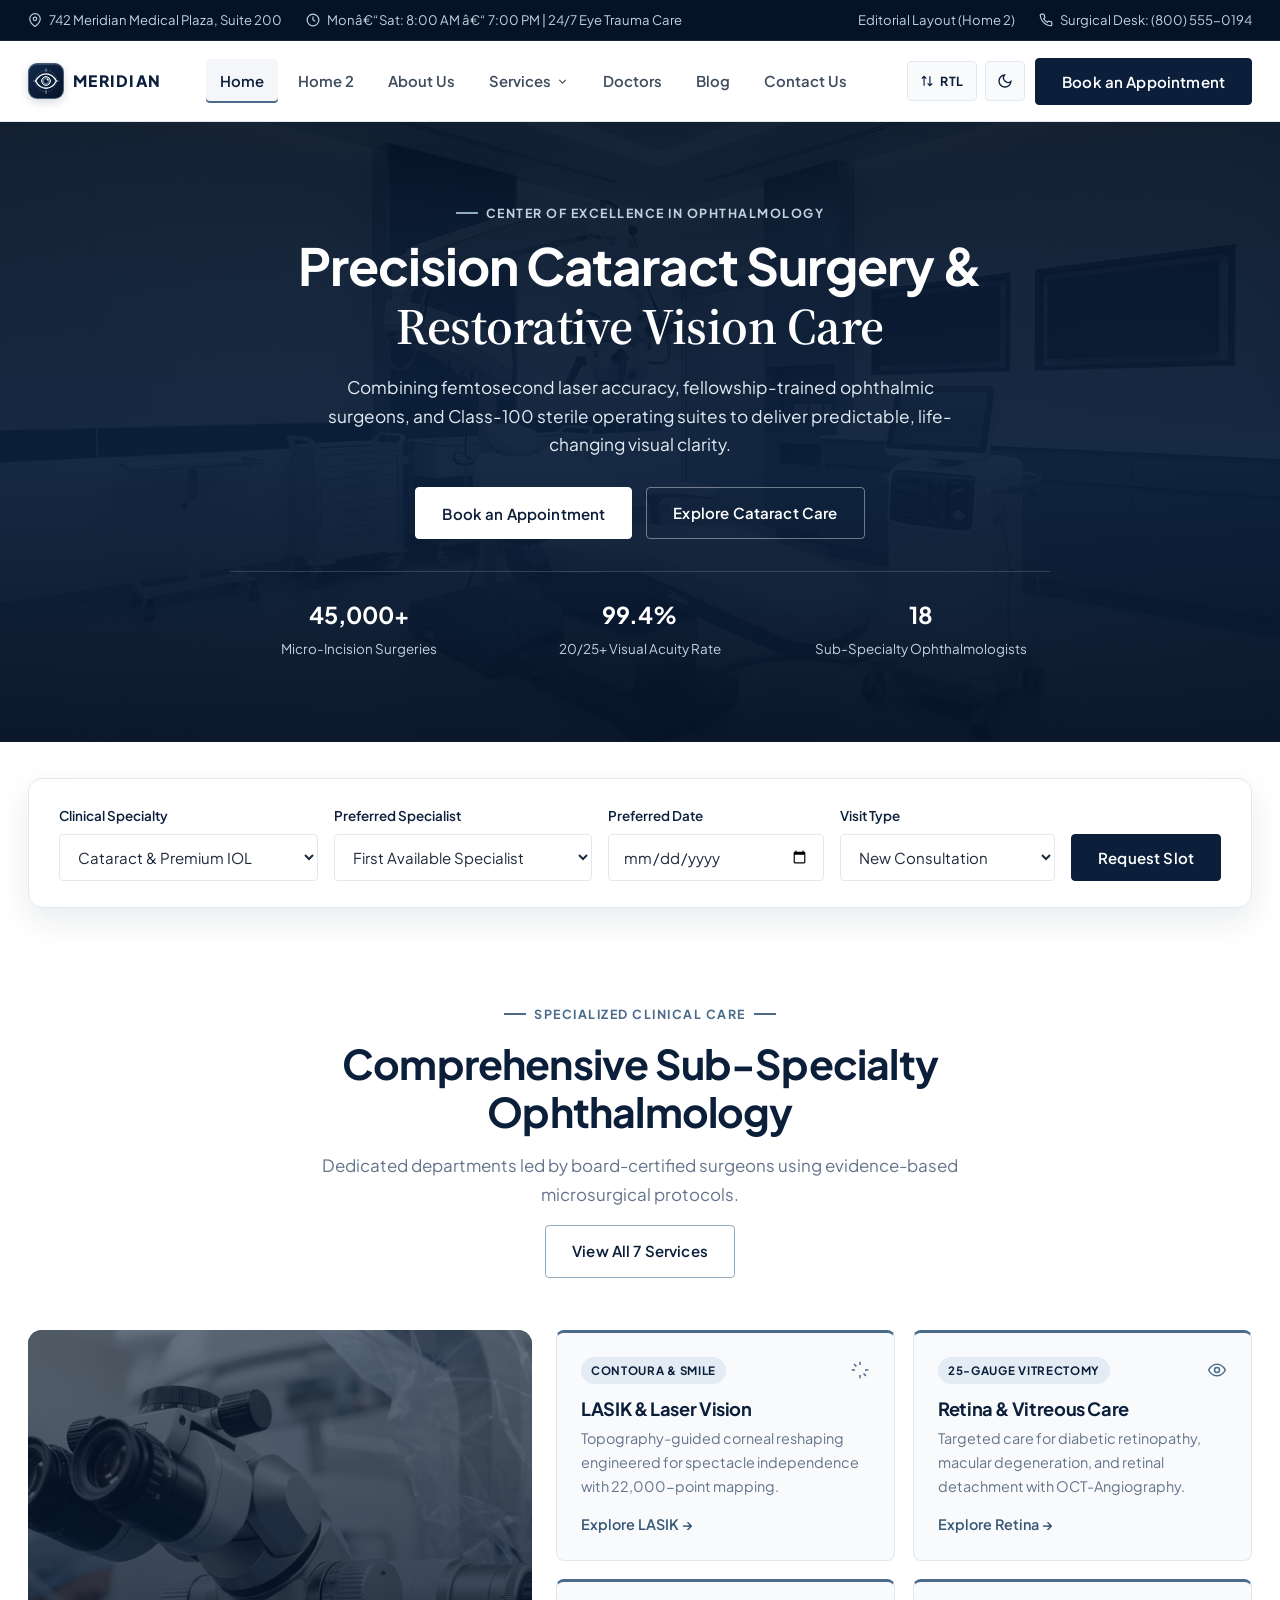
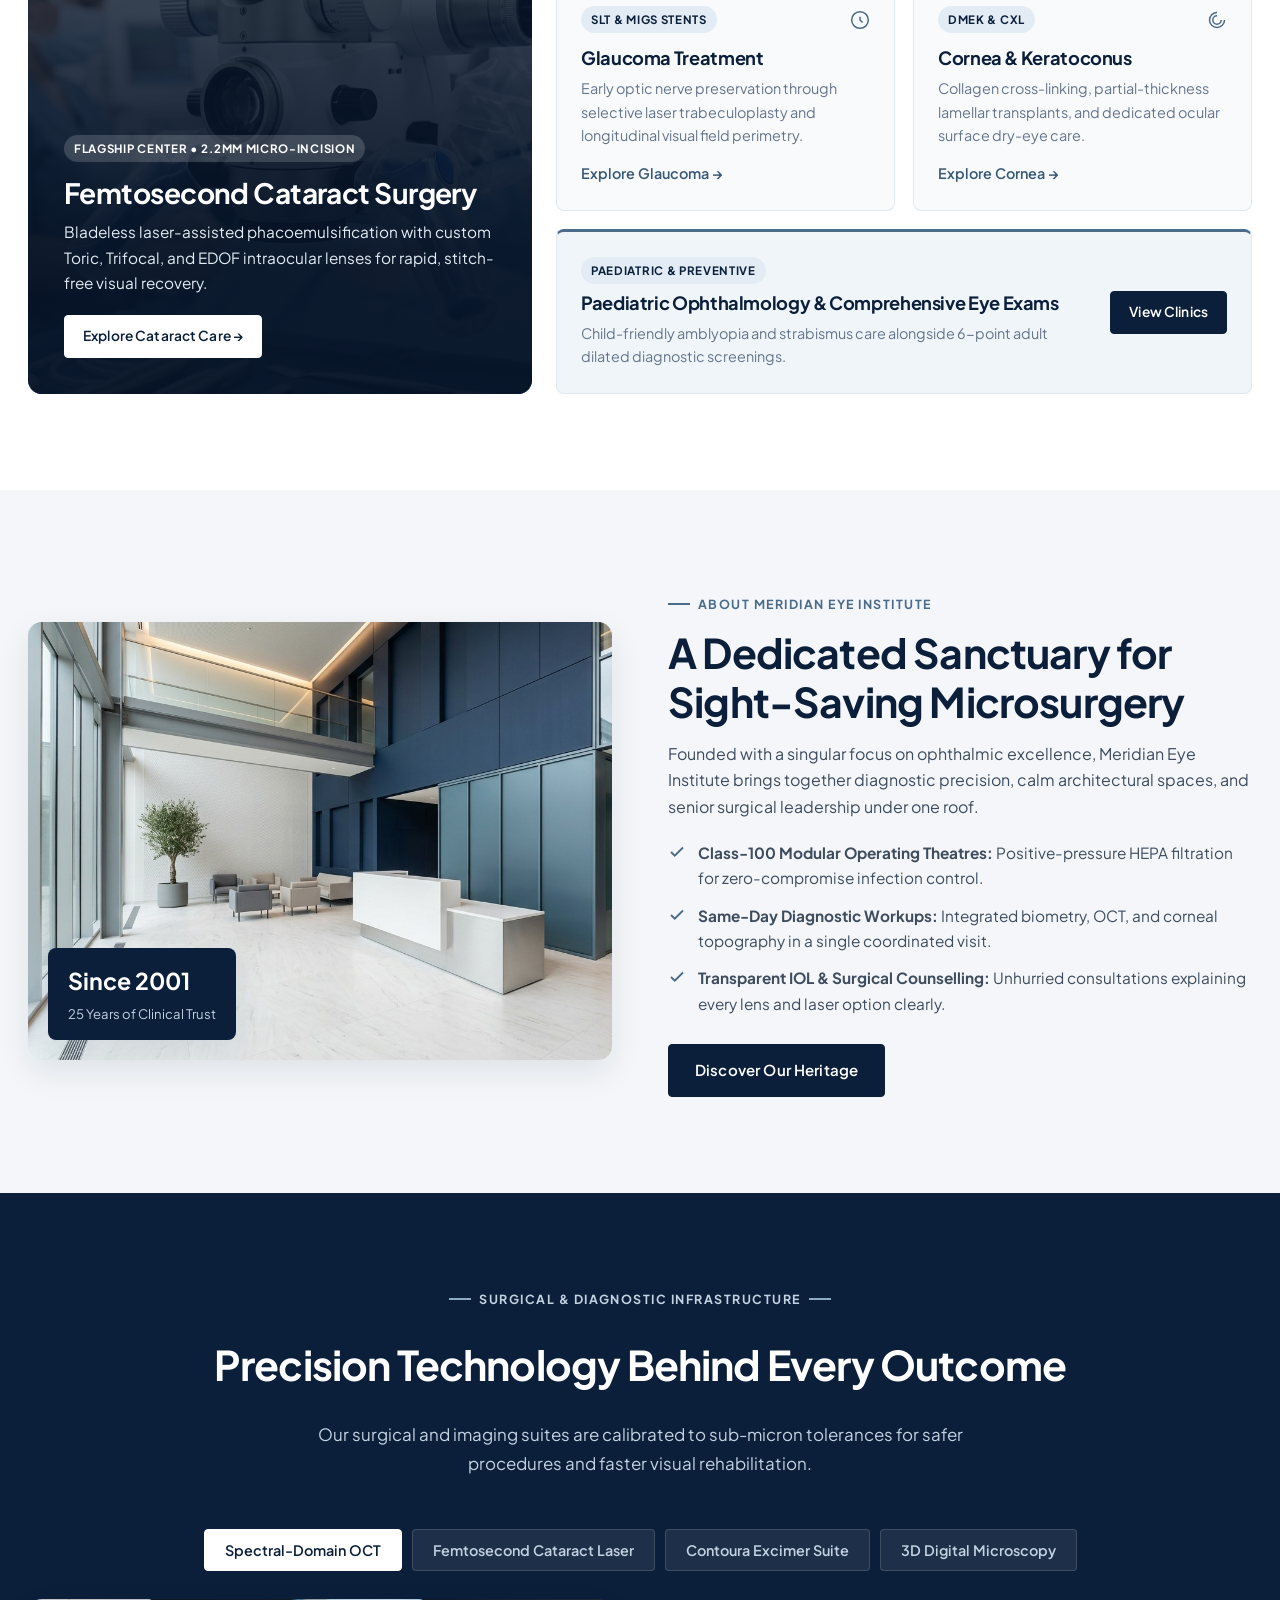
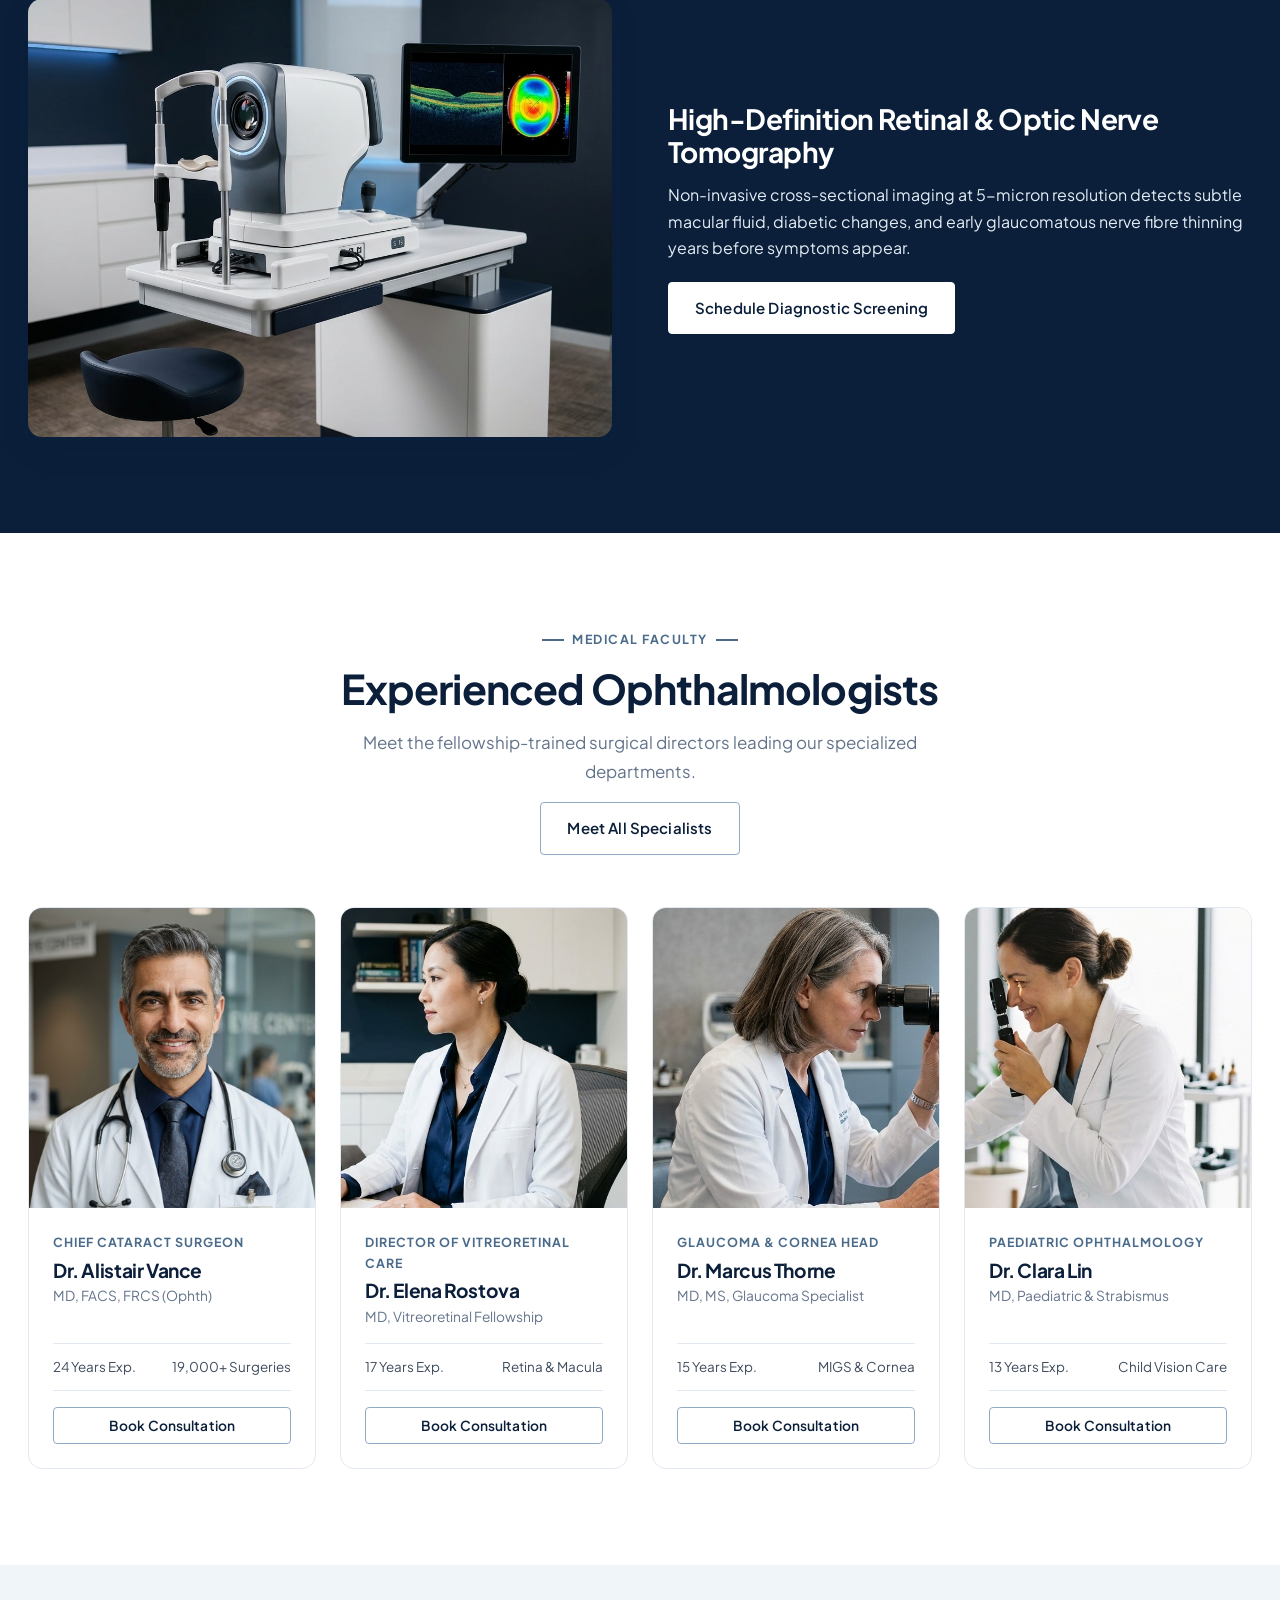
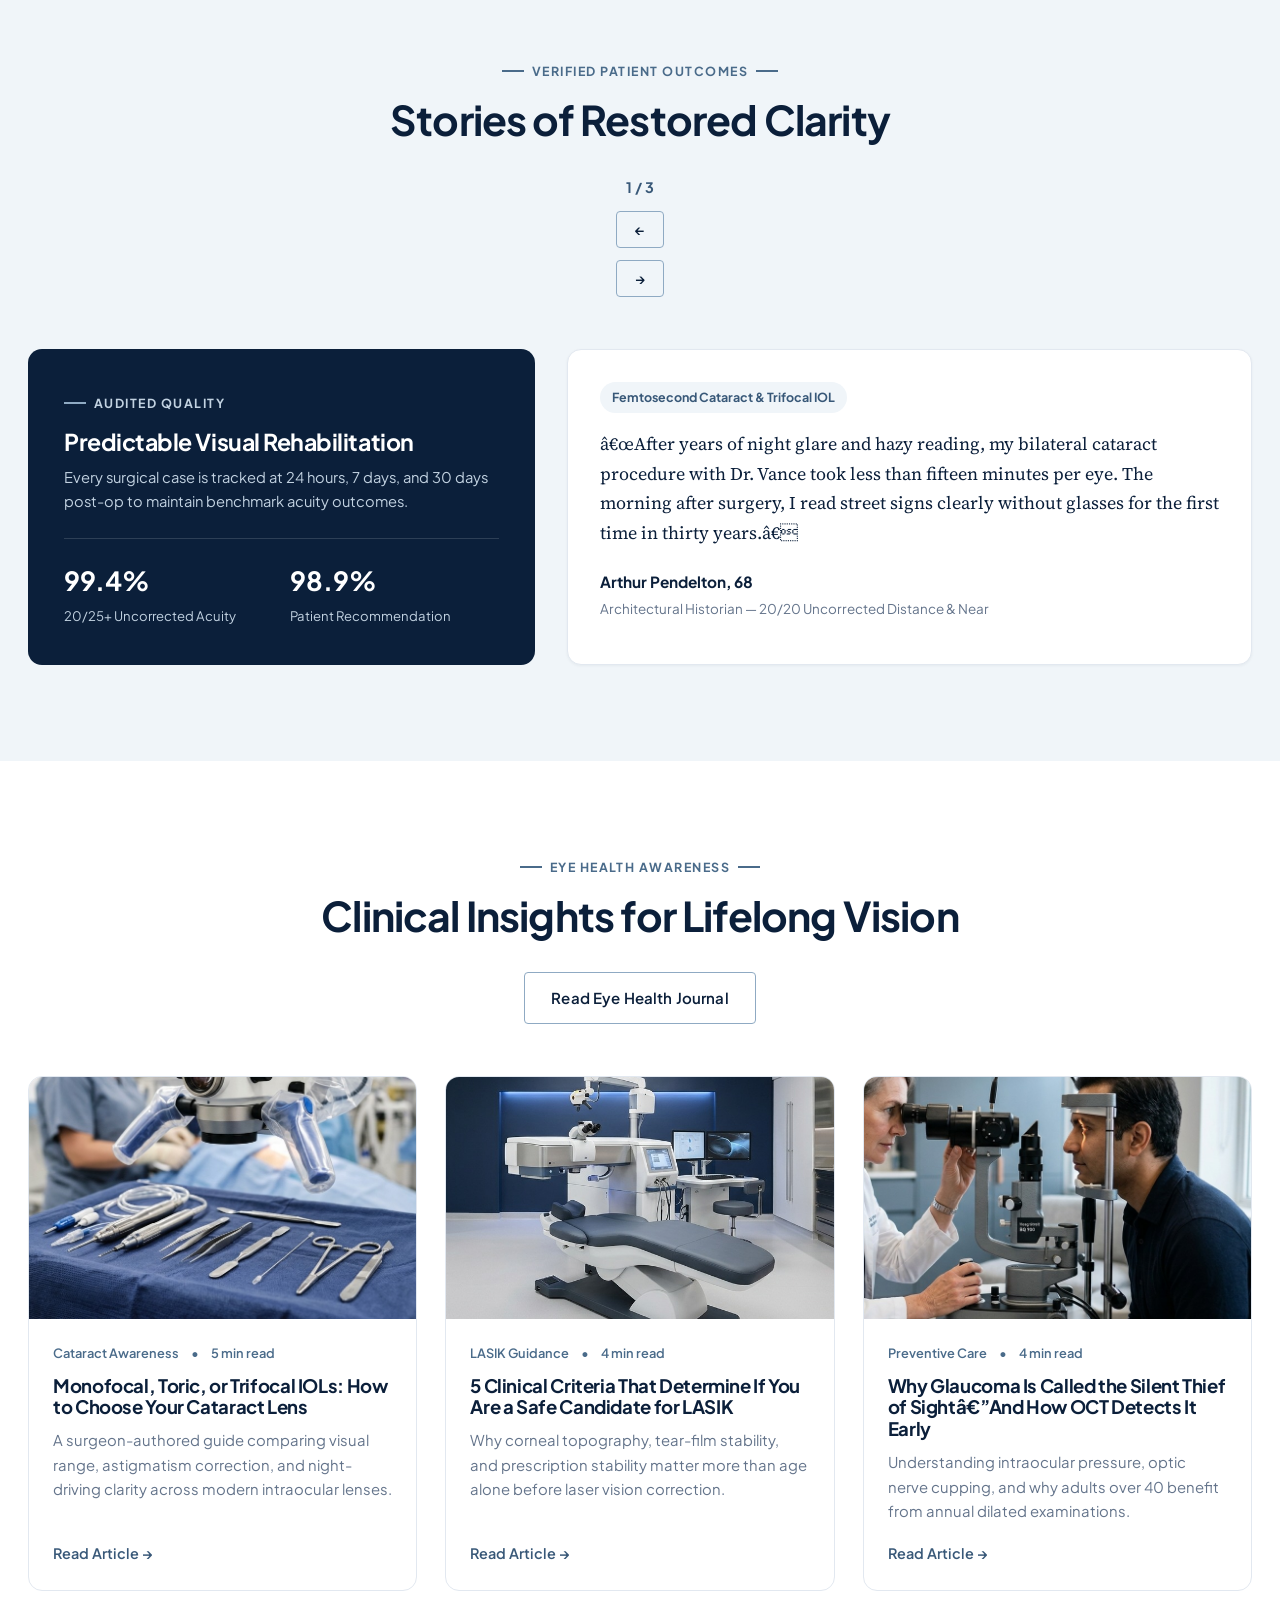
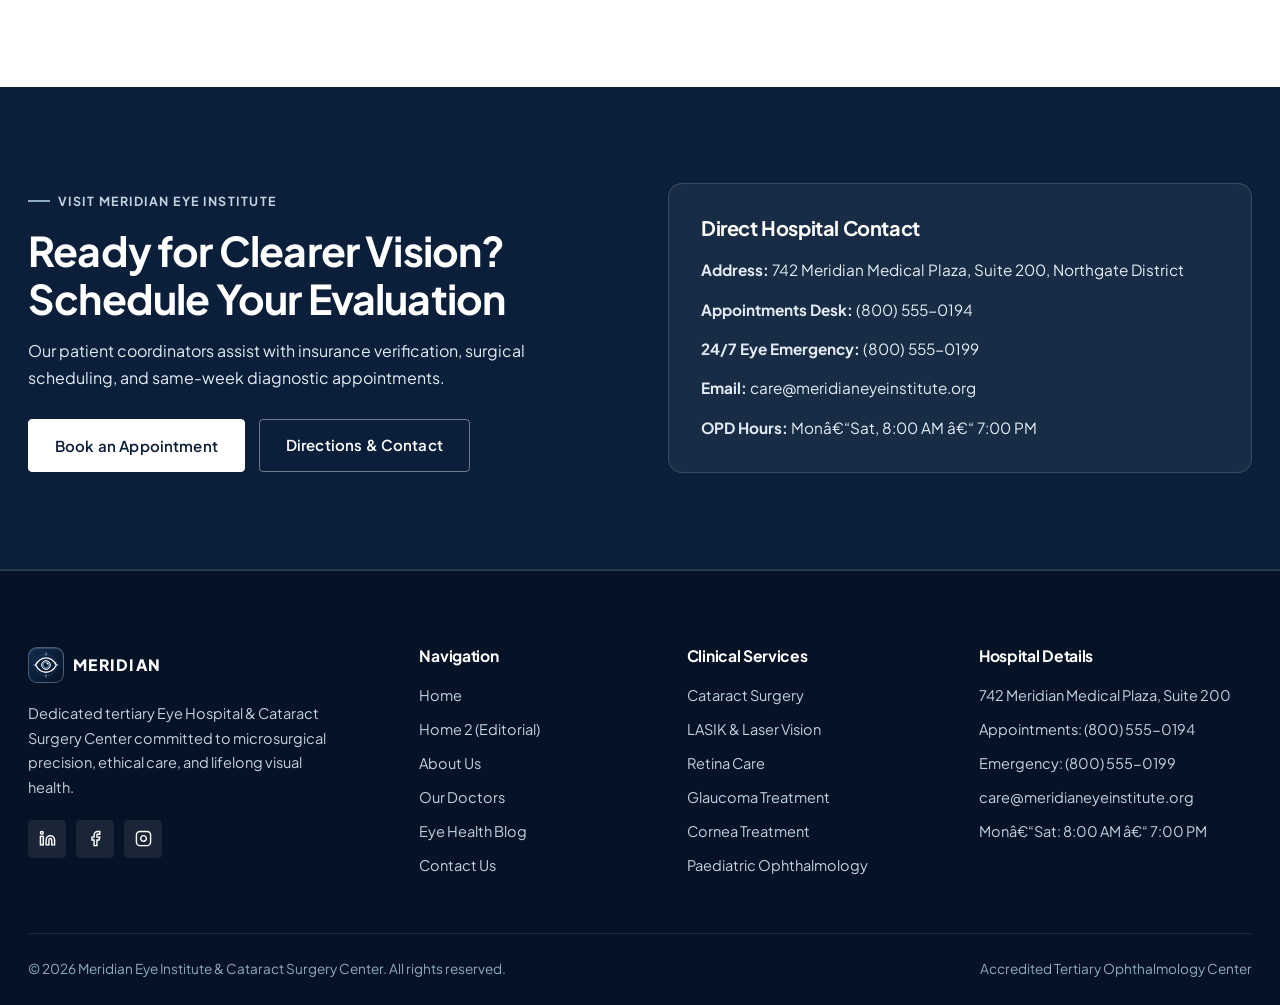
<file: index.html>
<!DOCTYPE html>
<html lang="en">

<head>
  <meta charset="UTF-8">
  <meta name="viewport" content="width=device-width, initial-scale=1.0">
  <title>Meridian Eye Institute &amp; Cataract Surgery Center | Advanced Ophthalmology</title>
  <meta name="description"
    content="Meridian Eye Institute is a premier Eye Hospital & Cataract Surgery Center offering Femtosecond Cataract Surgery, Blade-Free LASIK, Retina Care, Glaucoma, and Paediatric Ophthalmology.">
  <link rel="preconnect" href="https://fonts.googleapis.com">
  <link rel="preconnect" href="https://fonts.gstatic.com" crossorigin>
  <link
    href="https://fonts.googleapis.com/css2?family=Plus+Jakarta+Sans:wght@400;500;600;700&family=Source+Serif+4:wght@500;600&display=swap"
    rel="stylesheet">
  <link rel="icon" type="image/svg+xml" href="assets/images/favicon.svg">
  <link rel="stylesheet" href="assets/css/styles.css">
</head>

<body>

  <!-- Top Utility Bar -->
  <div class="top-bar">
    <div class="container top-bar__inner">
      <div class="top-bar__group">
        <span class="top-bar__item">
          <svg width="14" height="14" viewBox="0 0 24 24" fill="none" stroke="currentColor" stroke-width="2">
            <path d="M21 10c0 7-9 13-9 13s-9-6-9-13a9 9 0 0 1 18 0z" />
            <circle cx="12" cy="10" r="3" />
          </svg>
          742 Meridian Medical Plaza, Suite 200
        </span>
        <span class="top-bar__item">
          <svg width="14" height="14" viewBox="0 0 24 24" fill="none" stroke="currentColor" stroke-width="2">
            <circle cx="12" cy="12" r="10" />
            <polyline points="12 6 12 12 16 14" />
          </svg>
          Monâ€“Sat: 8:00 AM â€“ 7:00 PM | 24/7 Eye Trauma Care
        </span>
      </div>
      <div class="top-bar__group">
        <a href="home-2.html" class="top-bar__item">Editorial Layout (Home 2)</a>
        <a href="tel:+18005550194" class="top-bar__item">
          <svg width="14" height="14" viewBox="0 0 24 24" fill="none" stroke="currentColor" stroke-width="2">
            <path
              d="M22 16.92v3a2 2 0 0 1-2.18 2 19.79 19.79 0 0 1-8.63-3.07 19.5 19.5 0 0 1-6-6 19.79 19.79 0 0 1-3.07-8.67A2 2 0 0 1 4.11 2h3a2 2 0 0 1 2 1.72 12.84 12.84 0 0 0 .7 2.81 2 2 0 0 1-.45 2.11L8.09 9.91a16 16 0 0 0 6 6l1.27-1.27a2 2 0 0 1 2.11-.45 12.84 12.84 0 0 0 2.81.7A2 2 0 0 1 22 16.92z" />
          </svg>
          Surgical Desk: (800) 555-0194
        </a>
      </div>
    </div>
  </div>

  <!-- Main Header -->
  <header class="site-header">
    <div class="container site-header__inner">
      <a href="index.html" class="brand-logo" aria-label="Meridian Eye Institute Home">
        <span class="brand-logo__mark">
          <svg viewBox="0 0 48 48" fill="none" xmlns="http://www.w3.org/2000/svg" aria-hidden="true">
            <circle cx="24" cy="24" r="17" stroke="#6688A8" stroke-width="1" stroke-dasharray="2.5 2.5"
              opacity="0.75" />
            <path d="M24 4.5V8.5M24 39.5V43.5M4.5 24H8.5M39.5 24H43.5" stroke="#8FAAC3" stroke-width="1.5"
              stroke-linecap="round" />
            <path
              d="M7.5 24C11.5 16.2 17.2 12.5 24 12.5C30.8 12.5 36.5 16.2 40.5 24C36.5 31.8 30.8 35.5 24 35.5C17.2 35.5 11.5 31.8 7.5 24Z"
              fill="#0B1F3A" stroke="#FFFFFF" stroke-width="2.2" stroke-linejoin="round" />
            <circle cx="24" cy="24" r="7" fill="#4A6B8A" stroke="#FFFFFF" stroke-width="1.6" />
            <circle cx="24" cy="24" r="3.1" fill="#061326" />
            <circle cx="26.5" cy="21.5" r="1.5" fill="#FFFFFF" />
          </svg>
        </span>
        <span class="brand-logo__text">
          <span class="brand-logo__name">MERIDIAN</span>
        </span>
      </a>

      <nav class="nav-menu" aria-label="Primary Navigation">
        <div class="nav-item"><a href="index.html" class="nav-link is-active">Home</a></div>
        <div class="nav-item"><a href="home-2.html" class="nav-link">Home 2</a></div>
        <div class="nav-item"><a href="about.html" class="nav-link">About Us</a></div>
        <div class="nav-item">
          <a href="services.html" class="nav-link">Services <svg width="13" height="13" viewBox="0 0 24 24" fill="none"
              stroke="currentColor" stroke-width="2">
              <polyline points="6 9 12 15 18 9" />
            </svg></a>
          <div class="nav-dropdown">
            <a href="services.html#cataract">Cataract Surgery</a>
            <a href="services.html#lasik">LASIK &amp; Laser Vision</a>
            <a href="services.html#retina">Retina Care</a>
            <a href="services.html#glaucoma">Glaucoma Treatment</a>
            <a href="services.html#cornea">Cornea Treatment</a>
            <a href="services.html#pediatric">Paediatric Ophthalmology</a>
            <a href="services.html#comprehensive">Comprehensive Eye Exams</a>
          </div>
        </div>
        <div class="nav-item"><a href="doctors.html" class="nav-link">Doctors</a></div>
        <div class="nav-item"><a href="blog.html" class="nav-link">Blog</a></div>
        <div class="nav-item"><a href="contact.html" class="nav-link">Contact Us</a></div>
      </nav>

      <div class="header-actions">
        <div class="header-util-group">
          <button type="button" class="header-util-btn" data-rtl-toggle aria-label="Toggle RTL layout"
            title="Toggle RTL / LTR">
            <svg width="14" height="14" viewBox="0 0 24 24" fill="none" stroke="currentColor" stroke-width="2">
              <path d="M17 4v16M7 4v16M3 8l4-4 4 4M21 16l-4 4-4-4" />
            </svg>
            <span class="rtl-label">RTL</span>
          </button>
          <button type="button" class="header-util-btn header-util-btn--icon" data-theme-toggle
            aria-label="Toggle color theme" title="Toggle Dark / Light Theme">
            <svg class="icon-moon" width="16" height="16" viewBox="0 0 24 24" fill="none" stroke="currentColor"
              stroke-width="2">
              <path d="M21 12.79A9 9 0 1 1 11.21 3 7 7 0 0 0 21 12.79z" />
            </svg>
            <svg class="icon-sun" width="16" height="16" viewBox="0 0 24 24" fill="none" stroke="currentColor"
              stroke-width="2">
              <circle cx="12" cy="12" r="5" />
              <line x1="12" y1="1" x2="12" y2="3" />
              <line x1="12" y1="21" x2="12" y2="23" />
              <line x1="4.22" y1="4.22" x2="5.64" y2="5.64" />
              <line x1="18.36" y1="18.36" x2="19.78" y2="19.78" />
              <line x1="1" y1="12" x2="3" y2="12" />
              <line x1="21" y1="12" x2="23" y2="12" />
              <line x1="4.22" y1="19.78" x2="5.64" y2="18.36" />
              <line x1="18.36" y1="5.64" x2="19.78" y2="4.22" />
            </svg>
          </button>
        </div>
        <button type="button" class="btn btn--primary" data-open-appointment>Book an Appointment</button>
        <button type="button" class="mobile-toggle" id="mobileToggle" aria-label="Toggle Menu" aria-expanded="false">
          <svg width="22" height="22" viewBox="0 0 24 24" fill="none" stroke="currentColor" stroke-width="2">
            <line x1="3" y1="6" x2="21" y2="6" />
            <line x1="3" y1="12" x2="21" y2="12" />
            <line x1="3" y1="18" x2="21" y2="18" />
          </svg>
        </button>
      </div>
    </div>
  </header>

  <!-- Mobile Navigation Drawer -->
  <div class="mobile-drawer" id="mobileDrawer">
    <div class="mobile-nav-list">
      <a href="index.html" class="mobile-nav-link">Home (Classic)</a>
      <a href="home-2.html" class="mobile-nav-link">Home 2 (Editorial Split)</a>
      <a href="about.html" class="mobile-nav-link">About Us</a>
      <a href="services.html" class="mobile-nav-link">Services</a>
      <div class="mobile-nav-sub">
        <a href="services.html#cataract">Cataract Surgery</a>
        <a href="services.html#lasik">LASIK &amp; Laser Vision</a>
        <a href="services.html#retina">Retina Care</a>
        <a href="services.html#glaucoma">Glaucoma Treatment</a>
        <a href="services.html#cornea">Cornea Treatment</a>
        <a href="services.html#pediatric">Paediatric Ophthalmology</a>
      </div>
      <a href="doctors.html" class="mobile-nav-link">Doctors</a>
      <a href="blog.html" class="mobile-nav-link">Blog</a>
      <a href="contact.html" class="mobile-nav-link">Contact Us</a>
    </div>
    <button type="button" class="btn btn--primary" style="width:100%" data-open-appointment>Book an Appointment</button>
  </div>

  <main>
    <!-- SECTION 1: Architectural Hero -->
    <section class="hero-architectural">
      <img src="assets/images/hero-home1-or.jpg" alt="Meridian Eye Institute Femtosecond Cataract Operating Suite"
        class="hero-architectural__bg">
      <div class="hero-architectural__overlay"></div>
      <div class="container">
        <div class="hero-architectural__content">
          <span class="eyebrow eyebrow--light">Center of Excellence in Ophthalmology</span>
          <h1>Precision Cataract Surgery &amp; <span class="serif-accent">Restorative Vision Care</span></h1>
          <p>Combining femtosecond laser accuracy, fellowship-trained ophthalmic surgeons, and Class-100 sterile
            operating suites to deliver predictable, life-changing visual clarity.</p>
          <div class="hero-cta-group">
            <button type="button" class="btn btn--white" data-open-appointment data-service="Cataract Surgery">Book an
              Appointment</button>
            <a href="services.html#cataract" class="btn btn--outline-light">Explore Cataract Care</a>
          </div>
          <div class="hero-trust-strip">
            <div class="hero-trust-item">
              <strong>45,000+</strong>
              <span>Micro-Incision Surgeries</span>
            </div>
            <div class="hero-trust-item">
              <strong>99.4%</strong>
              <span>20/25+ Visual Acuity Rate</span>
            </div>
            <div class="hero-trust-item">
              <strong>18</strong>
              <span>Sub-Specialty Ophthalmologists</span>
            </div>
          </div>
        </div>
      </div>
    </section>

    <!-- SECTION 2: Quick Appointment & Triage Bar -->
    <div class="container quick-triage-wrap">
      <div class="quick-triage">
        <form id="quickTriageForm" class="quick-triage__grid">
          <div class="form-group">
            <label for="triageService" class="form-label">Clinical Specialty</label>
            <select id="triageService" class="form-control">
              <option value="Cataract Surgery">Cataract &amp; Premium IOL</option>
              <option value="LASIK & Laser Vision">LASIK &amp; Laser Vision</option>
              <option value="Retina Care">Retina &amp; Macula Care</option>
              <option value="Glaucoma Treatment">Glaucoma Management</option>
              <option value="Cornea Treatment">Cornea &amp; Dry Eye</option>
              <option value="Paediatric Ophthalmology">Paediatric Ophthalmology</option>
              <option value="Comprehensive Eye Exam">Comprehensive Eye Exam</option>
            </select>
          </div>
          <div class="form-group">
            <label for="triageDoctor" class="form-label">Preferred Specialist</label>
            <select id="triageDoctor" class="form-control">
              <option value="">First Available Specialist</option>
              <option value="Dr. Alistair Vance">Dr. Alistair Vance (Cataract Chief)</option>
              <option value="Dr. Elena Rostova">Dr. Elena Rostova (Retina)</option>
              <option value="Dr. Marcus Thorne">Dr. Marcus Thorne (Glaucoma)</option>
              <option value="Dr. Clara Lin">Dr. Clara Lin (Paediatric)</option>
            </select>
          </div>
          <div class="form-group">
            <label for="triageDate" class="form-label">Preferred Date</label>
            <input type="date" id="triageDate" class="form-control">
          </div>
          <div class="form-group">
            <label for="triageVisit" class="form-label">Visit Type</label>
            <select id="triageVisit" class="form-control">
              <option>New Consultation</option>
              <option>Surgical Second Opinion</option>
              <option>Annual Screening</option>
            </select>
          </div>
          <button type="submit" class="btn btn--primary">Request Slot</button>
        </form>
      </div>
    </div>

    <!-- SECTION 3: Key Eye Care Services -->
    <section class="section">
      <div class="container">
        <div class="section-header section-header--split">
          <div>
            <span class="eyebrow">Specialized Clinical Care</span>
            <h2 class="section-title">Comprehensive Sub-Specialty Ophthalmology</h2>
            <p class="section-subtitle">Dedicated departments led by board-certified surgeons using evidence-based
              microsurgical protocols.</p>
          </div>
          <a href="services.html" class="btn btn--outline">View All 7 Services</a>
        </div>

        <div class="bento-services">
          <article class="bento-featured">
            <img src="assets/images/home1-bento-cataract.jpg" alt="Femtosecond Cataract Surgery Suite"
              class="bento-featured__bg">
            <div class="bento-featured__overlay"></div>
            <div class="bento-featured__content">
              <span class="bento-pill"
                style="background: rgba(255,255,255,0.16); color: var(--white); margin-bottom: 14px; display: inline-block;">Flagship
                Center &bull; 2.2mm Micro-Incision</span>
              <h3>Femtosecond Cataract Surgery</h3>
              <p>Bladeless laser-assisted phacoemulsification with custom Toric, Trifocal, and EDOF intraocular lenses
                for rapid, stitch-free visual recovery.</p>
              <a href="services.html#cataract" class="btn btn--white btn--sm">Explore Cataract Care &rarr;</a>
            </div>
          </article>

          <div class="bento-subgrid">
            <article class="bento-tile">
              <div>
                <div class="bento-tile__top">
                  <span class="bento-pill">Contoura &amp; SMILE</span>
                  <svg width="20" height="20" viewBox="0 0 24 24" fill="none" stroke="var(--steel-500)"
                    stroke-width="1.8">
                    <path d="M12 2v4m0 12v4M4.93 4.93l2.83 2.83m8.48 8.48 2.83 2.83M2 12h4m12 0h4" />
                  </svg>
                </div>
                <h3>LASIK &amp; Laser Vision</h3>
                <p>Topography-guided corneal reshaping engineered for spectacle independence with 22,000-point mapping.
                </p>
              </div>
              <a href="services.html#lasik" class="text-link">Explore LASIK &rarr;</a>
            </article>

            <article class="bento-tile">
              <div>
                <div class="bento-tile__top">
                  <span class="bento-pill">25-Gauge Vitrectomy</span>
                  <svg width="20" height="20" viewBox="0 0 24 24" fill="none" stroke="var(--steel-500)"
                    stroke-width="1.8">
                    <path d="M2 12s3.5-7 10-7 10 7 10 7-3.5 7-10 7-10-7-10-7Z" />
                    <circle cx="12" cy="12" r="3" />
                  </svg>
                </div>
                <h3>Retina &amp; Vitreous Care</h3>
                <p>Targeted care for diabetic retinopathy, macular degeneration, and retinal detachment with
                  OCT-Angiography.</p>
              </div>
              <a href="services.html#retina" class="text-link">Explore Retina &rarr;</a>
            </article>

            <article class="bento-tile">
              <div>
                <div class="bento-tile__top">
                  <span class="bento-pill">SLT &amp; MIGS Stents</span>
                  <svg width="20" height="20" viewBox="0 0 24 24" fill="none" stroke="var(--steel-500)"
                    stroke-width="1.8">
                    <circle cx="12" cy="12" r="10" />
                    <path d="M12 8v4l3 3" />
                  </svg>
                </div>
                <h3>Glaucoma Treatment</h3>
                <p>Early optic nerve preservation through selective laser trabeculoplasty and longitudinal visual field
                  perimetry.</p>
              </div>
              <a href="services.html#glaucoma" class="text-link">Explore Glaucoma &rarr;</a>
            </article>

            <article class="bento-tile">
              <div>
                <div class="bento-tile__top">
                  <span class="bento-pill">DMEK &amp; CXL</span>
                  <svg width="20" height="20" viewBox="0 0 24 24" fill="none" stroke="var(--steel-500)"
                    stroke-width="1.8">
                    <path d="M12 3a9 9 0 1 0 9 9" />
                    <path d="M12 7a5 5 0 1 0 5 5" />
                  </svg>
                </div>
                <h3>Cornea &amp; Keratoconus</h3>
                <p>Collagen cross-linking, partial-thickness lamellar transplants, and dedicated ocular surface dry-eye
                  care.</p>
              </div>
              <a href="services.html#cornea" class="text-link">Explore Cornea &rarr;</a>
            </article>

            <article class="bento-tile bento-tile--wide">
              <div style="flex:1;">
                <span class="bento-pill" style="margin-bottom:8px; display:inline-block;">Paediatric &amp;
                  Preventive</span>
                <h3>Paediatric Ophthalmology &amp; Comprehensive Eye Exams</h3>
                <p style="margin-bottom:0;">Child-friendly amblyopia and strabismus care alongside 6-point adult dilated
                  diagnostic screenings.</p>
              </div>
              <a href="services.html#pediatric" class="btn btn--primary btn--sm">View Clinics</a>
            </article>
          </div>
        </div>
      </div>
    </section>

    <!-- SECTION 4: Hospital Introduction -->
    <section class="section section--grey">
      <div class="container">
        <div class="split-feature">
          <div class="split-feature__media">
            <img src="assets/images/home1-intro-lounge.jpg" alt="Meridian Eye Institute Architectural Atrium">
            <div class="media-badge">
              <strong>Since 2001</strong>
              <span>25 Years of Clinical Trust</span>
            </div>
          </div>
          <div>
            <span class="eyebrow">About Meridian Eye Institute</span>
            <h2 class="section-title">A Dedicated Sanctuary for Sight-Saving Microsurgery</h2>
            <p style="color: var(--grey-700); margin-bottom: 16px;">Founded with a singular focus on ophthalmic
              excellence, Meridian Eye Institute brings together diagnostic precision, calm architectural spaces, and
              senior surgical leadership under one roof.</p>
            <ul class="check-list">
              <li>
                <svg width="18" height="18" viewBox="0 0 24 24" fill="none" stroke="currentColor" stroke-width="2.5">
                  <polyline points="20 6 9 17 4 12" />
                </svg>
                <span><strong>Class-100 Modular Operating Theatres:</strong> Positive-pressure HEPA filtration for
                  zero-compromise infection control.</span>
              </li>
              <li>
                <svg width="18" height="18" viewBox="0 0 24 24" fill="none" stroke="currentColor" stroke-width="2.5">
                  <polyline points="20 6 9 17 4 12" />
                </svg>
                <span><strong>Same-Day Diagnostic Workups:</strong> Integrated biometry, OCT, and corneal topography in
                  a single coordinated visit.</span>
              </li>
              <li>
                <svg width="18" height="18" viewBox="0 0 24 24" fill="none" stroke="currentColor" stroke-width="2.5">
                  <polyline points="20 6 9 17 4 12" />
                </svg>
                <span><strong>Transparent IOL &amp; Surgical Counselling:</strong> Unhurried consultations explaining
                  every lens and laser option clearly.</span>
              </li>
            </ul>
            <a href="about.html" class="btn btn--primary">Discover Our Heritage</a>
          </div>
        </div>
      </div>
    </section>

    <!-- SECTION 5: Advanced Treatment Facilities & Diagnostic Tech (Dark Navy Interactive Tabs) -->
    <section class="section section--navy" data-tabs>
      <div class="container">
        <div class="section-header">
          <span class="eyebrow eyebrow--light">Surgical &amp; Diagnostic Infrastructure</span>
          <h2 class="section-title">Precision Technology Behind Every Outcome</h2>
          <p class="section-subtitle">Our surgical and imaging suites are calibrated to sub-micron tolerances for safer
            procedures and faster visual rehabilitation.</p>
        </div>

        <div class="tab-list" role="tablist">
          <button type="button" class="tab-btn is-active" data-tab-target="tech-oct">Spectral-Domain OCT</button>
          <button type="button" class="tab-btn" data-tab-target="tech-femto">Femtosecond Cataract Laser</button>
          <button type="button" class="tab-btn" data-tab-target="tech-excimer">Contoura Excimer Suite</button>
          <button type="button" class="tab-btn" data-tab-target="tech-microscope">3D Digital Microscopy</button>
        </div>

        <div class="tab-panel is-active" data-tab-panel="tech-oct">
          <div class="split-feature">
            <div class="split-feature__media">
              <img src="assets/images/home1-tech-oct.jpg" alt="Spectral-Domain OCT Retinal Scanner">
            </div>
            <div>
              <h3 style="font-size: 1.75rem; margin-bottom: 14px;">High-Definition Retinal &amp; Optic Nerve Tomography
              </h3>
              <p style="color: var(--steel-100); margin-bottom: 20px;">Non-invasive cross-sectional imaging at 5-micron
                resolution detects subtle macular fluid, diabetic changes, and early glaucomatous nerve fibre thinning
                years before symptoms appear.</p>
              <a href="services.html#comprehensive" class="btn btn--white">Schedule Diagnostic Screening</a>
            </div>
          </div>
        </div>

        <div class="tab-panel" data-tab-panel="tech-femto">
          <div class="split-feature">
            <div class="split-feature__media">
              <img src="assets/images/home1-tech-femto.jpg" alt="Femtosecond Cataract Microsurgical System">
            </div>
            <div>
              <h3 style="font-size: 1.75rem; margin-bottom: 14px;">Bladeless Femtosecond Cataract Platform</h3>
              <p style="color: var(--steel-100); margin-bottom: 20px;">Automates corneal incisions, capsulotomy
                centration, and lens fragmentation with real-time 3D OCT guidanceâ€”reducing ultrasound energy inside
                the
                eye by up to 50%.</p>
              <a href="services.html#cataract" class="btn btn--white">Learn About FLACS Cataract</a>
            </div>
          </div>
        </div>

        <div class="tab-panel" data-tab-panel="tech-excimer">
          <div class="split-feature">
            <div class="split-feature__media">
              <img src="assets/images/home1-tech-excimer.jpg" alt="LASIK Excimer Laser Suite">
            </div>
            <div>
              <h3 style="font-size: 1.75rem; margin-bottom: 14px;">Topography-Guided Excimer Laser</h3>
              <p style="color: var(--steel-100); margin-bottom: 20px;">Maps 22,000 unique elevation points across your
                cornea to sculpt a customized optical profile, minimizing night glare and maximizing contrast
                sensitivity.</p>
              <a href="services.html#lasik" class="btn btn--white">Check LASIK Eligibility</a>
            </div>
          </div>
        </div>

        <div class="tab-panel" data-tab-panel="tech-microscope">
          <div class="split-feature">
            <div class="split-feature__media">
              <img src="assets/images/home1-tech-3d.jpg" alt="3D Digital Vitreoretinal Visualization">
            </div>
            <div>
              <h3 style="font-size: 1.75rem; margin-bottom: 14px;">Heads-Up 3D Digital Visualization</h3>
              <p style="color: var(--steel-100); margin-bottom: 20px;">Allows our vitreoretinal and corneal surgeons to
                operate with enhanced depth of field and dramatically lower light exposure to the patient's retina.</p>
              <a href="about.html#technology" class="btn btn--white">Explore Our Facilities</a>
            </div>
          </div>
        </div>
      </div>
    </section>

    <!-- SECTION 6: Experienced Ophthalmologists -->
    <section class="section">
      <div class="container">
        <div class="section-header section-header--split">
          <div>
            <span class="eyebrow">Medical Faculty</span>
            <h2 class="section-title">Experienced Ophthalmologists</h2>
            <p class="section-subtitle">Meet the fellowship-trained surgical directors leading our specialized
              departments.</p>
          </div>
          <a href="doctors.html" class="btn btn--outline">Meet All Specialists</a>
        </div>

        <div class="grid-4">
          <article class="doctor-card">
            <div class="doctor-card__img">
              <img src="assets/images/home1-doc-vance.jpg" alt="Dr. Alistair Vance">
            </div>
            <div class="doctor-card__body">
              <span class="doctor-card__role">Chief Cataract Surgeon</span>
              <h3 class="doctor-card__name">Dr. Alistair Vance</h3>
              <p class="doctor-card__qual">MD, FACS, FRCS (Ophth)</p>
              <div class="doctor-card__meta">
                <span>24 Years Exp.</span>
                <span>19,000+ Surgeries</span>
              </div>
              <button type="button" class="btn btn--outline btn--sm" data-open-appointment
                data-doctor="Dr. Alistair Vance" data-service="Cataract Surgery">Book Consultation</button>
            </div>
          </article>

          <article class="doctor-card">
            <div class="doctor-card__img">
              <img src="assets/images/home1-doc-rostova.jpg" alt="Dr. Elena Rostova">
            </div>
            <div class="doctor-card__body">
              <span class="doctor-card__role">Director of Vitreoretinal Care</span>
              <h3 class="doctor-card__name">Dr. Elena Rostova</h3>
              <p class="doctor-card__qual">MD, Vitreoretinal Fellowship</p>
              <div class="doctor-card__meta">
                <span>17 Years Exp.</span>
                <span>Retina &amp; Macula</span>
              </div>
              <button type="button" class="btn btn--outline btn--sm" data-open-appointment
                data-doctor="Dr. Elena Rostova" data-service="Retina Care">Book Consultation</button>
            </div>
          </article>

          <article class="doctor-card">
            <div class="doctor-card__img">
              <img src="assets/images/home1-doc-thorne.jpg" alt="Dr. Marcus Thorne">
            </div>
            <div class="doctor-card__body">
              <span class="doctor-card__role">Glaucoma &amp; Cornea Head</span>
              <h3 class="doctor-card__name">Dr. Marcus Thorne</h3>
              <p class="doctor-card__qual">MD, MS, Glaucoma Specialist</p>
              <div class="doctor-card__meta">
                <span>15 Years Exp.</span>
                <span>MIGS &amp; Cornea</span>
              </div>
              <button type="button" class="btn btn--outline btn--sm" data-open-appointment
                data-doctor="Dr. Marcus Thorne" data-service="Glaucoma Treatment">Book Consultation</button>
            </div>
          </article>

          <article class="doctor-card">
            <div class="doctor-card__img">
              <img src="assets/images/home1-doc-lin.jpg" alt="Dr. Clara Lin">
            </div>
            <div class="doctor-card__body">
              <span class="doctor-card__role">Paediatric Ophthalmology</span>
              <h3 class="doctor-card__name">Dr. Clara Lin</h3>
              <p class="doctor-card__qual">MD, Paediatric &amp; Strabismus</p>
              <div class="doctor-card__meta">
                <span>13 Years Exp.</span>
                <span>Child Vision Care</span>
              </div>
              <button type="button" class="btn btn--outline btn--sm" data-open-appointment data-doctor="Dr. Clara Lin"
                data-service="Paediatric Ophthalmology">Book Consultation</button>
            </div>
          </article>
        </div>
      </div>
    </section>

    <!-- SECTION 7: Patient Testimonials -->
    <section class="section section--steel">
      <div class="container">
        <div class="section-header section-header--split">
          <div>
            <span class="eyebrow">Verified Patient Outcomes</span>
            <h2 class="section-title">Stories of Restored Clarity</h2>
          </div>
          <div style="display:flex; align-items:center; gap:12px;">
            <span id="testimonialIndicator" style="font-weight:700; color:var(--steel-600); font-size:0.9rem;">1 /
              3</span>
            <button type="button" id="testimonialPrev" class="btn btn--outline btn--sm"
              aria-label="Previous Testimonial">&larr;</button>
            <button type="button" id="testimonialNext" class="btn btn--outline btn--sm"
              aria-label="Next Testimonial">&rarr;</button>
          </div>
        </div>

        <div class="outcomes-split">
          <div class="outcomes-panel">
            <div>
              <span class="eyebrow eyebrow--light">Audited Quality</span>
              <h3>Predictable Visual Rehabilitation</h3>
              <p style="color: var(--steel-200); font-size: 0.92rem; margin-top: 10px;">Every surgical case is tracked
                at 24 hours, 7 days, and 30 days post-op to maintain benchmark acuity outcomes.</p>
            </div>
            <div class="outcomes-stat-row">
              <div>
                <strong>99.4%</strong>
                <span>20/25+ Uncorrected Acuity</span>
              </div>
              <div>
                <strong>98.9%</strong>
                <span>Patient Recommendation</span>
              </div>
            </div>
          </div>

          <div id="testimonialSlider">
            <div class="testimonial-card testimonial-slide" style="height:100%;">
              <span class="testimonial-tag">Femtosecond Cataract &amp; Trifocal IOL</span>
              <p class="testimonial-quote">â€œAfter years of night glare and hazy reading, my bilateral cataract
                procedure
                with Dr. Vance took less than fifteen minutes per eye. The morning after surgery, I read street signs
                clearly without glasses for the first time in thirty years.â€</p>
              <div class="testimonial-author">
                <strong>Arthur Pendelton, 68</strong>
                <span>Architectural Historian &mdash; 20/20 Uncorrected Distance &amp; Near</span>
              </div>
            </div>

            <div class="testimonial-card testimonial-slide" style="height:100%;">
              <span class="testimonial-tag">Contoura LASIK Vision Correction</span>
              <p class="testimonial-quote">â€œThe diagnostic mapping at Meridian was remarkably thorough. They explained
                my corneal thickness in plain terms, and the laser procedure itself was completely painless. I returned
                to my engineering desk within 48 hours.â€</p>
              <div class="testimonial-author">
                <strong>Priya Nair, 31</strong>
                <span>Civil Engineer &mdash; -5.50D Myopia Corrected</span>
              </div>
            </div>

            <div class="testimonial-card testimonial-slide" style="height:100%;">
              <span class="testimonial-tag">Diabetic Retinopathy &amp; OCT Monitoring</span>
              <p class="testimonial-quote">â€œDr. Rostova caught early macular swelling during a routine diabetic
                retinal
                check before my central vision was affected. Her calm, structured treatment plan stabilized my sight
                completely.â€</p>
              <div class="testimonial-author">
                <strong>David Kowalski, 59</strong>
                <span>Retina Care Patient &mdash; 3-Year Follow-Up</span>
              </div>
            </div>
          </div>
        </div>
      </div>
    </section>

    <!-- SECTION 8: Eye Health Awareness & Blog Preview -->
    <section class="section">
      <div class="container">
        <div class="section-header section-header--split">
          <div>
            <span class="eyebrow">Eye Health Awareness</span>
            <h2 class="section-title">Clinical Insights for Lifelong Vision</h2>
          </div>
          <a href="blog.html" class="btn btn--outline">Read Eye Health Journal</a>
        </div>

        <div class="grid-3">
          <article class="blog-card">
            <div class="blog-card__img">
              <img src="assets/images/home1-blog-iol.jpg" alt="Cataract IOL Lens Options">
            </div>
            <div class="blog-card__body">
              <div class="blog-meta"><span>Cataract Awareness</span> &bull; <span>5 min read</span></div>
              <h3>Monofocal, Toric, or Trifocal IOLs: How to Choose Your Cataract Lens</h3>
              <p>A surgeon-authored guide comparing visual range, astigmatism correction, and night-driving clarity
                across modern intraocular lenses.</p>
              <a href="blog.html" class="text-link">Read Article &rarr;</a>
            </div>
          </article>

          <article class="blog-card">
            <div class="blog-card__img">
              <img src="assets/images/home1-blog-lasik.jpg" alt="LASIK Candidacy Guide">
            </div>
            <div class="blog-card__body">
              <div class="blog-meta"><span>LASIK Guidance</span> &bull; <span>4 min read</span></div>
              <h3>5 Clinical Criteria That Determine If You Are a Safe Candidate for LASIK</h3>
              <p>Why corneal topography, tear-film stability, and prescription stability matter more than age alone
                before laser vision correction.</p>
              <a href="blog.html" class="text-link">Read Article &rarr;</a>
            </div>
          </article>

          <article class="blog-card">
            <div class="blog-card__img">
              <img src="assets/images/home1-blog-glaucoma.jpg" alt="Annual Glaucoma Screening">
            </div>
            <div class="blog-card__body">
              <div class="blog-meta"><span>Preventive Care</span> &bull; <span>4 min read</span></div>
              <h3>Why Glaucoma Is Called the Silent Thief of Sightâ€”And How OCT Detects It Early</h3>
              <p>Understanding intraocular pressure, optic nerve cupping, and why adults over 40 benefit from annual
                dilated examinations.</p>
              <a href="blog.html" class="text-link">Read Article &rarr;</a>
            </div>
          </article>
        </div>
      </div>
    </section>

    <!-- SECTION 9: Contact & Pre-Visit Band -->
    <section class="section section--navy">
      <div class="container">
        <div class="split-feature">
          <div>
            <span class="eyebrow eyebrow--light">Visit Meridian Eye Institute</span>
            <h2 class="section-title">Ready for Clearer Vision? Schedule Your Evaluation</h2>
            <p style="color: var(--steel-100); margin-bottom: 28px;">Our patient coordinators assist with insurance
              verification, surgical scheduling, and same-week diagnostic appointments.</p>
            <div style="display:flex; flex-wrap:wrap; gap:14px;">
              <button type="button" class="btn btn--white" data-open-appointment>Book an Appointment</button>
              <a href="contact.html" class="btn btn--outline-light">Directions &amp; Contact</a>
            </div>
          </div>
          <div
            style="background: rgba(255,255,255,0.06); border: 1px solid rgba(255,255,255,0.14); border-radius: var(--radius-lg); padding: 32px;">
            <h3 style="margin-bottom: 18px; font-size: 1.25rem;">Direct Hospital Contact</h3>
            <ul style="display:flex; flex-direction:column; gap:14px; color: var(--steel-100); font-size: 0.96rem;">
              <li><strong>Address:</strong> 742 Meridian Medical Plaza, Suite 200, Northgate District</li>
              <li><strong>Appointments Desk:</strong> (800) 555-0194</li>
              <li><strong>24/7 Eye Emergency:</strong> (800) 555-0199</li>
              <li><strong>Email:</strong> care@meridianeyeinstitute.org</li>
              <li><strong>OPD Hours:</strong> Monâ€“Sat, 8:00 AM â€“ 7:00 PM</li>
            </ul>
          </div>
        </div>
      </div>
    </section>
  </main>

  <!-- Footer -->
  <footer class="site-footer">
    <div class="container">
      <div class="footer-grid">
        <div>
          <a href="index.html" class="brand-logo" style="margin-bottom: 18px;">
            <span class="brand-logo__mark">
              <svg viewBox="0 0 48 48" fill="none" xmlns="http://www.w3.org/2000/svg" aria-hidden="true">
                <circle cx="24" cy="24" r="17" stroke="#6688A8" stroke-width="1" stroke-dasharray="2.5 2.5"
                  opacity="0.75" />
                <path d="M24 4.5V8.5M24 39.5V43.5M4.5 24H8.5M39.5 24H43.5" stroke="#8FAAC3" stroke-width="1.5"
                  stroke-linecap="round" />
                <path
                  d="M7.5 24C11.5 16.2 17.2 12.5 24 12.5C30.8 12.5 36.5 16.2 40.5 24C36.5 31.8 30.8 35.5 24 35.5C17.2 35.5 11.5 31.8 7.5 24Z"
                  fill="#0B1F3A" stroke="#FFFFFF" stroke-width="2.2" stroke-linejoin="round" />
                <circle cx="24" cy="24" r="7" fill="#4A6B8A" stroke="#FFFFFF" stroke-width="1.6" />
                <circle cx="24" cy="24" r="3.1" fill="#061326" />
                <circle cx="26.5" cy="21.5" r="1.5" fill="#FFFFFF" />
              </svg>
            </span>
            <span class="brand-logo__text">
              <span class="brand-logo__name" style="color: var(--white);">MERIDIAN</span>
            </span>
          </a>
          <p style="font-size: 0.91rem; line-height: 1.7; max-width: 320px;">Dedicated tertiary Eye Hospital &amp;
            Cataract Surgery Center committed to microsurgical precision, ethical care, and lifelong visual health.</p>
          <div class="footer-social">
            <a href="contact.html" aria-label="LinkedIn"><svg width="17" height="17" viewBox="0 0 24 24" fill="none"
                stroke="currentColor" stroke-width="2">
                <path d="M16 8a6 6 0 0 1 6 6v7h-4v-7a2 2 0 0 0-4 0v7h-4v-7a6 6 0 0 1 6-6z" />
                <rect x="2" y="9" width="4" height="12" />
                <circle cx="4" cy="4" r="2" />
              </svg></a>
            <a href="contact.html" aria-label="Facebook"><svg width="17" height="17" viewBox="0 0 24 24" fill="none"
                stroke="currentColor" stroke-width="2">
                <path d="M18 2h-3a5 5 0 0 0-5 5v3H7v4h3v8h4v-8h3l1-4h-4V7a1 1 0 0 1 1-1h3z" />
              </svg></a>
            <a href="contact.html" aria-label="Instagram"><svg width="17" height="17" viewBox="0 0 24 24" fill="none"
                stroke="currentColor" stroke-width="2">
                <rect x="2" y="2" width="20" height="20" rx="5" />
                <path d="M16 11.37A4 4 0 1 1 12.63 8 4 4 0 0 1 16 11.37z" />
              </svg></a>
          </div>
        </div>

        <div>
          <h4 class="footer-heading">Navigation</h4>
          <ul class="footer-links">
            <li><a href="index.html">Home</a></li>
            <li><a href="home-2.html">Home 2 (Editorial)</a></li>
            <li><a href="about.html">About Us</a></li>
            <li><a href="doctors.html">Our Doctors</a></li>
            <li><a href="blog.html">Eye Health Blog</a></li>
            <li><a href="contact.html">Contact Us</a></li>
          </ul>
        </div>

        <div>
          <h4 class="footer-heading">Clinical Services</h4>
          <ul class="footer-links">
            <li><a href="services.html#cataract">Cataract Surgery</a></li>
            <li><a href="services.html#lasik">LASIK &amp; Laser Vision</a></li>
            <li><a href="services.html#retina">Retina Care</a></li>
            <li><a href="services.html#glaucoma">Glaucoma Treatment</a></li>
            <li><a href="services.html#cornea">Cornea Treatment</a></li>
            <li><a href="services.html#pediatric">Paediatric Ophthalmology</a></li>
          </ul>
        </div>

        <div>
          <h4 class="footer-heading">Hospital Details</h4>
          <ul class="footer-links">
            <li>742 Meridian Medical Plaza, Suite 200</li>
            <li>Appointments: (800) 555-0194</li>
            <li>Emergency: (800) 555-0199</li>
            <li>care@meridianeyeinstitute.org</li>
            <li>Monâ€“Sat: 8:00 AM â€“ 7:00 PM</li>
          </ul>
        </div>
      </div>

      <div class="footer-bottom">
        <span>&copy; 2026 Meridian Eye Institute &amp; Cataract Surgery Center. All rights reserved.</span>
        <span>Accredited Tertiary Ophthalmology Center</span>
      </div>
    </div>
  </footer>

  <!-- Global Appointment Modal -->
  <div class="modal-backdrop" id="appointmentModal" role="dialog" aria-modal="true" aria-labelledby="modalTitle">
    <div class="modal-dialog">
      <button type="button" class="modal-close" data-close-modal aria-label="Close modal">&times;</button>
      <span class="eyebrow">Patient Scheduling</span>
      <h2 id="modalTitle" style="font-size: 1.65rem; margin-bottom: 8px;">Book an Ophthalmology Consultation</h2>
      <p style="color: var(--grey-500); font-size: 0.94rem; margin-bottom: 24px;">Complete your details below and our
        surgical coordinator will confirm your slot.</p>

      <form id="modalAppointmentForm" novalidate style="display:flex; flex-direction:column; gap:16px;">
        <div class="grid-2" style="gap:14px;">
          <div class="form-group">
            <label for="modalName" class="form-label">Patient Full Name *</label>
            <input type="text" id="modalName" class="form-control" placeholder="e.g. Eleanor Vance" required>
            <span class="form-error">Please enter the patient's full name.</span>
          </div>
          <div class="form-group">
            <label for="modalPhone" class="form-label">Phone Number *</label>
            <input type="tel" id="modalPhone" class="form-control" placeholder="(555) 234-5678" required>
            <span class="form-error">Please enter a valid phone number.</span>
          </div>
        </div>
        <div class="grid-2" style="gap:14px;">
          <div class="form-group">
            <label for="modalEmail" class="form-label">Email Address *</label>
            <input type="email" id="modalEmail" class="form-control" placeholder="name@example.com" required>
            <span class="form-error">Please enter a valid email address.</span>
          </div>
          <div class="form-group">
            <label for="modalDate" class="form-label">Preferred Date *</label>
            <input type="date" id="modalDate" class="form-control" required>
            <span class="form-error">Please choose a preferred date.</span>
          </div>
        </div>
        <div class="grid-2" style="gap:14px;">
          <div class="form-group">
            <label for="modalService" class="form-label">Specialty / Procedure</label>
            <select id="modalService" class="form-control">
              <option value="Cataract Surgery">Cataract Surgery</option>
              <option value="LASIK & Laser Vision">LASIK &amp; Laser Vision</option>
              <option value="Retina Care">Retina Care</option>
              <option value="Glaucoma Treatment">Glaucoma Treatment</option>
              <option value="Cornea Treatment">Cornea Treatment</option>
              <option value="Paediatric Ophthalmology">Paediatric Ophthalmology</option>
              <option value="Comprehensive Eye Exam">Comprehensive Eye Exam</option>
            </select>
          </div>
          <div class="form-group">
            <label for="modalDoctor" class="form-label">Preferred Ophthalmologist</label>
            <select id="modalDoctor" class="form-control">
              <option value="">First Available Specialist</option>
              <option value="Dr. Alistair Vance">Dr. Alistair Vance</option>
              <option value="Dr. Elena Rostova">Dr. Elena Rostova</option>
              <option value="Dr. Marcus Thorne">Dr. Marcus Thorne</option>
              <option value="Dr. Clara Lin">Dr. Clara Lin</option>
              <option value="Dr. Julian Mercer">Dr. Julian Mercer</option>
              <option value="Dr. Nadia Al-Mansoor">Dr. Nadia Al-Mansoor</option>
            </select>
          </div>
        </div>
        <button type="submit" class="btn btn--primary" style="width:100%; margin-top:6px;">Confirm Appointment
          Request</button>
      </form>
      <div id="modalFormFeedback" class="form-feedback"></div>
    </div>
  </div>

  <script src="assets/js/main.js"></script>
</body>

</html>
</file>
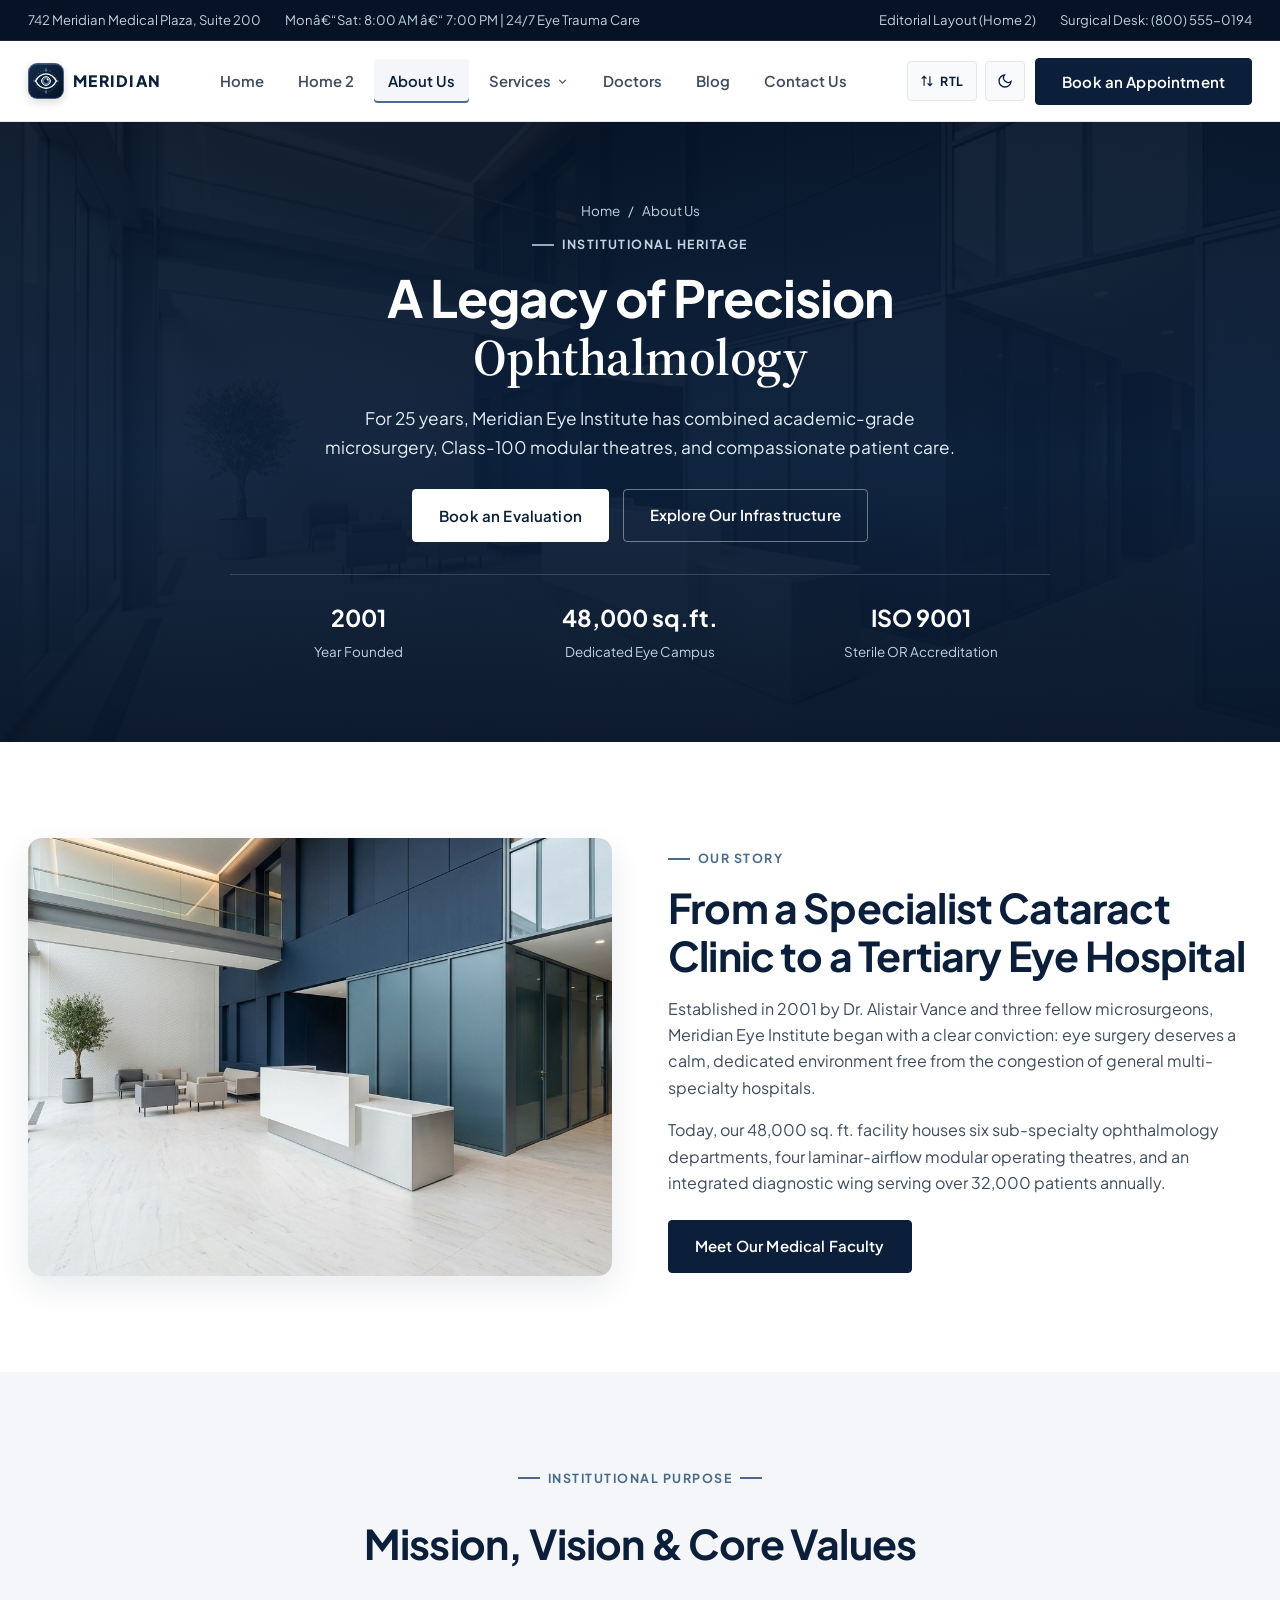
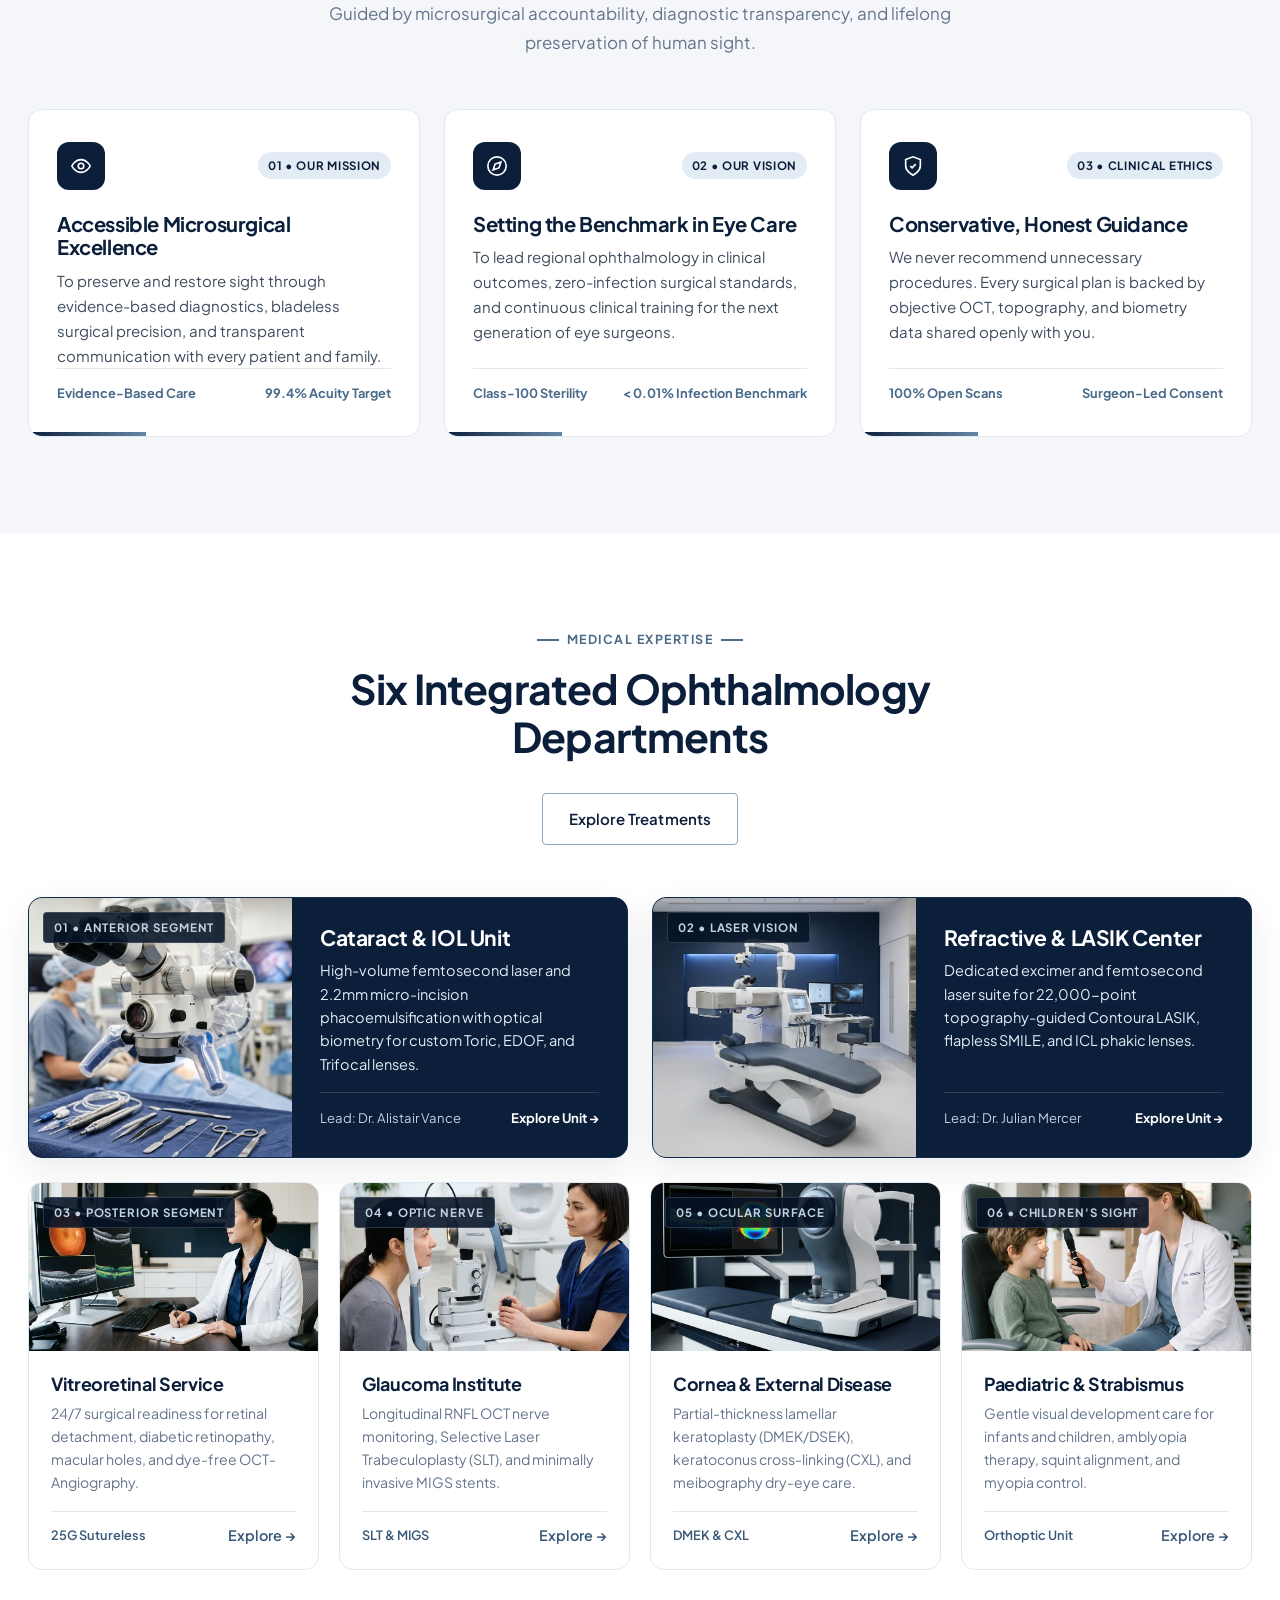
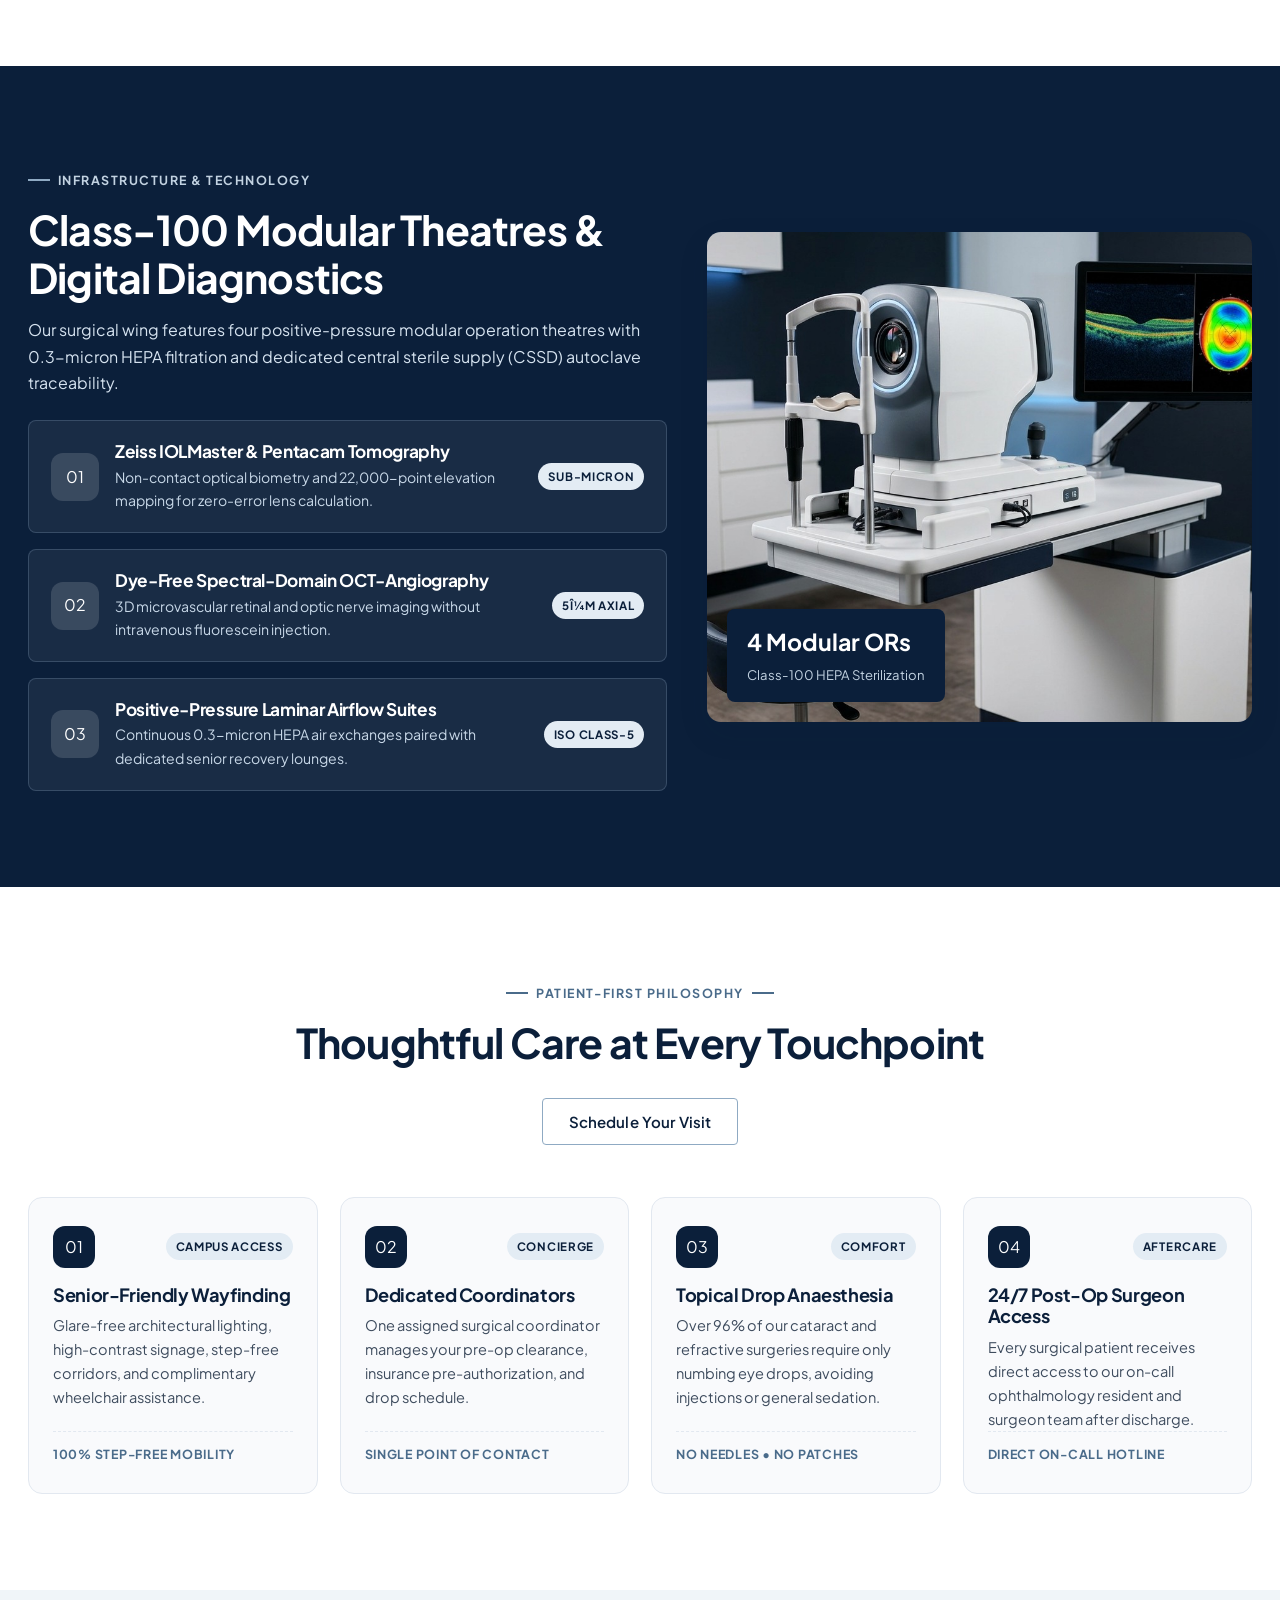
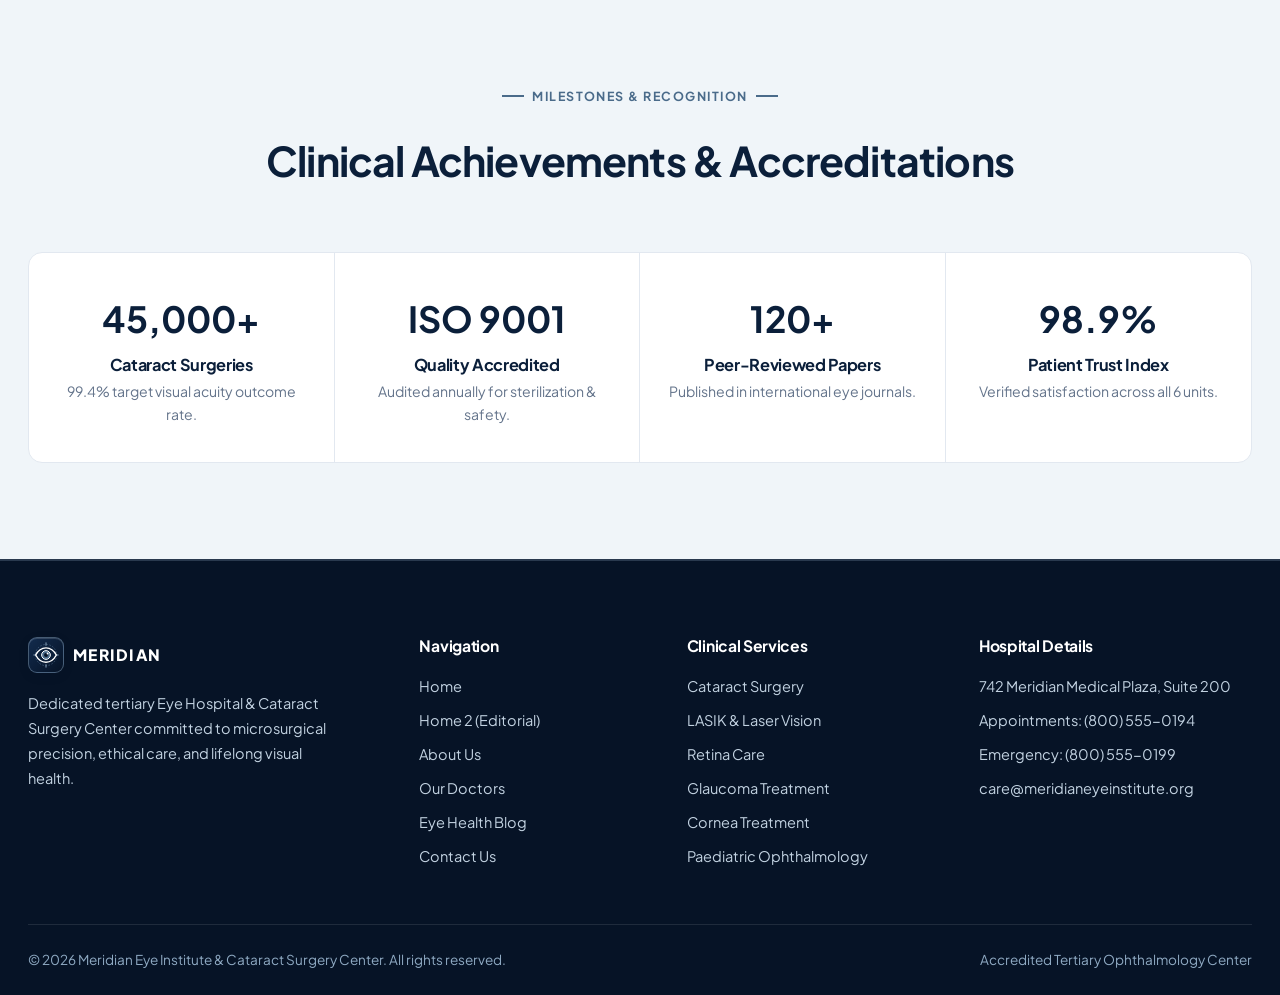
<file: about.html>
<!DOCTYPE html>
<html lang="en">
<head>
  <meta charset="UTF-8">
  <meta name="viewport" content="width=device-width, initial-scale=1.0">
  <title>About Us | Meridian Eye Institute &amp; Cataract Surgery Center</title>
  <meta name="description" content="Learn about Meridian Eye Institute's 25-year heritage, mission, Class-100 surgical infrastructure, fellowship-trained ophthalmologists, and patient-first clinical standards.">
  <link rel="preconnect" href="https://fonts.googleapis.com">
  <link rel="preconnect" href="https://fonts.gstatic.com" crossorigin>
  <link href="https://fonts.googleapis.com/css2?family=Plus+Jakarta+Sans:wght@400;500;600;700&family=Source+Serif+4:wght@500;600&display=swap" rel="stylesheet">
  <link rel="icon" type="image/svg+xml" href="assets/images/favicon.svg">
  <link rel="stylesheet" href="assets/css/styles.css">
</head>
<body>

  <div class="top-bar">
    <div class="container top-bar__inner">
      <div class="top-bar__group">
        <span class="top-bar__item">742 Meridian Medical Plaza, Suite 200</span>
        <span class="top-bar__item">Monâ€“Sat: 8:00 AM â€“ 7:00 PM | 24/7 Eye Trauma Care</span>
      </div>
      <div class="top-bar__group">
        <a href="home-2.html" class="top-bar__item">Editorial Layout (Home 2)</a>
        <a href="tel:+18005550194" class="top-bar__item">Surgical Desk: (800) 555-0194</a>
      </div>
    </div>
  </div>

  <header class="site-header">
    <div class="container site-header__inner">
      <a href="index.html" class="brand-logo" aria-label="Meridian Eye Institute Home">
        <span class="brand-logo__mark">
          <svg viewBox="0 0 48 48" fill="none" xmlns="http://www.w3.org/2000/svg" aria-hidden="true">
            <circle cx="24" cy="24" r="17" stroke="#6688A8" stroke-width="1" stroke-dasharray="2.5 2.5" opacity="0.75"/>
            <path d="M24 4.5V8.5M24 39.5V43.5M4.5 24H8.5M39.5 24H43.5" stroke="#8FAAC3" stroke-width="1.5" stroke-linecap="round"/>
            <path d="M7.5 24C11.5 16.2 17.2 12.5 24 12.5C30.8 12.5 36.5 16.2 40.5 24C36.5 31.8 30.8 35.5 24 35.5C17.2 35.5 11.5 31.8 7.5 24Z" fill="#0B1F3A" stroke="#FFFFFF" stroke-width="2.2" stroke-linejoin="round"/>
            <circle cx="24" cy="24" r="7" fill="#4A6B8A" stroke="#FFFFFF" stroke-width="1.6"/>
            <circle cx="24" cy="24" r="3.1" fill="#061326"/>
            <circle cx="26.5" cy="21.5" r="1.5" fill="#FFFFFF"/>
          </svg>
        </span>
        <span class="brand-logo__text">
          <span class="brand-logo__name">MERIDIAN</span>
        </span>
      </a>

      <nav class="nav-menu" aria-label="Primary Navigation">
        <div class="nav-item"><a href="index.html" class="nav-link">Home</a></div>
        <div class="nav-item"><a href="home-2.html" class="nav-link">Home 2</a></div>
        <div class="nav-item"><a href="about.html" class="nav-link is-active">About Us</a></div>
        <div class="nav-item">
          <a href="services.html" class="nav-link">Services <svg width="13" height="13" viewBox="0 0 24 24" fill="none" stroke="currentColor" stroke-width="2"><polyline points="6 9 12 15 18 9"/></svg></a>
          <div class="nav-dropdown">
            <a href="services.html#cataract">Cataract Surgery</a>
            <a href="services.html#lasik">LASIK &amp; Laser Vision</a>
            <a href="services.html#retina">Retina Care</a>
            <a href="services.html#glaucoma">Glaucoma Treatment</a>
            <a href="services.html#cornea">Cornea Treatment</a>
            <a href="services.html#pediatric">Paediatric Ophthalmology</a>
            <a href="services.html#comprehensive">Comprehensive Eye Exams</a>
          </div>
        </div>
        <div class="nav-item"><a href="doctors.html" class="nav-link">Doctors</a></div>
        <div class="nav-item"><a href="blog.html" class="nav-link">Blog</a></div>
        <div class="nav-item"><a href="contact.html" class="nav-link">Contact Us</a></div>
      </nav>

      <div class="header-actions">
        <div class="header-util-group">
          <button type="button" class="header-util-btn" data-rtl-toggle aria-label="Toggle RTL layout" title="Toggle RTL / LTR">
            <svg width="14" height="14" viewBox="0 0 24 24" fill="none" stroke="currentColor" stroke-width="2"><path d="M17 4v16M7 4v16M3 8l4-4 4 4M21 16l-4 4-4-4"/></svg>
            <span class="rtl-label">RTL</span>
          </button>
          <button type="button" class="header-util-btn header-util-btn--icon" data-theme-toggle aria-label="Toggle color theme" title="Toggle Dark / Light Theme">
            <svg class="icon-moon" width="16" height="16" viewBox="0 0 24 24" fill="none" stroke="currentColor" stroke-width="2"><path d="M21 12.79A9 9 0 1 1 11.21 3 7 7 0 0 0 21 12.79z"/></svg>
            <svg class="icon-sun" width="16" height="16" viewBox="0 0 24 24" fill="none" stroke="currentColor" stroke-width="2"><circle cx="12" cy="12" r="5"/><line x1="12" y1="1" x2="12" y2="3"/><line x1="12" y1="21" x2="12" y2="23"/><line x1="4.22" y1="4.22" x2="5.64" y2="5.64"/><line x1="18.36" y1="18.36" x2="19.78" y2="19.78"/><line x1="1" y1="12" x2="3" y2="12"/><line x1="21" y1="12" x2="23" y2="12"/><line x1="4.22" y1="19.78" x2="5.64" y2="18.36"/><line x1="18.36" y1="5.64" x2="19.78" y2="4.22"/></svg>
          </button>
        </div>
        <button type="button" class="btn btn--primary" data-open-appointment>Book an Appointment</button>
        <button type="button" class="mobile-toggle" id="mobileToggle" aria-label="Toggle Menu" aria-expanded="false">
          <svg width="22" height="22" viewBox="0 0 24 24" fill="none" stroke="currentColor" stroke-width="2"><line x1="3" y1="6" x2="21" y2="6"/><line x1="3" y1="12" x2="21" y2="12"/><line x1="3" y1="18" x2="21" y2="18"/></svg>
        </button>
      </div>
    </div>
  </header>

  <div class="mobile-drawer" id="mobileDrawer">
    <div class="mobile-nav-list">
      <a href="index.html" class="mobile-nav-link">Home (Classic)</a>
      <a href="home-2.html" class="mobile-nav-link">Home 2 (Editorial Split)</a>
      <a href="about.html" class="mobile-nav-link">About Us</a>
      <a href="services.html" class="mobile-nav-link">Services</a>
      <a href="doctors.html" class="mobile-nav-link">Doctors</a>
      <a href="blog.html" class="mobile-nav-link">Blog</a>
      <a href="contact.html" class="mobile-nav-link">Contact Us</a>
    </div>
    <button type="button" class="btn btn--primary" style="width:100%" data-open-appointment>Book an Appointment</button>
  </div>

  <main>
    <!-- SECTION 1: Page Banner -->
    <section class="page-banner">
      <img src="assets/images/hero-about-atrium.jpg" alt="Meridian Eye Institute Main Atrium" class="hero-architectural__bg">
      <div class="hero-architectural__overlay"></div>
      <div class="container">
        <div class="hero-architectural__content">
          <nav class="breadcrumb" aria-label="Breadcrumb">
            <a href="index.html">Home</a> <span>/</span> <span>About Us</span>
          </nav>
          <span class="eyebrow eyebrow--light">Institutional Heritage</span>
          <h1>A Legacy of Precision <span class="serif-accent">Ophthalmology</span></h1>
          <p>For 25 years, Meridian Eye Institute has combined academic-grade microsurgery, Class-100 modular theatres, and compassionate patient care.</p>
          <div class="hero-cta-group">
            <button type="button" class="btn btn--white" data-open-appointment>Book an Evaluation</button>
            <a href="#technology" class="btn btn--outline-light">Explore Our Infrastructure</a>
          </div>
          <div class="hero-trust-strip">
            <div class="hero-trust-item"><strong>2001</strong><span>Year Founded</span></div>
            <div class="hero-trust-item"><strong>48,000 sq.ft.</strong><span>Dedicated Eye Campus</span></div>
            <div class="hero-trust-item"><strong>ISO 9001</strong><span>Sterile OR Accreditation</span></div>
          </div>
        </div>
      </div>
    </section>

    <!-- SECTION 2: Hospital Story & Founding Heritage -->
    <section class="section">
      <div class="container">
        <div class="split-feature">
          <div class="split-feature__media">
            <img src="assets/images/about-story-building.jpg" alt="Meridian Eye Institute Main Atrium">
          </div>
          <div>
            <span class="eyebrow">Our Story</span>
            <h2 class="section-title">From a Specialist Cataract Clinic to a Tertiary Eye Hospital</h2>
            <p style="color: var(--grey-700); margin-bottom: 16px;">Established in 2001 by Dr. Alistair Vance and three fellow microsurgeons, Meridian Eye Institute began with a clear conviction: eye surgery deserves a calm, dedicated environment free from the congestion of general multi-specialty hospitals.</p>
            <p style="color: var(--grey-700); margin-bottom: 24px;">Today, our 48,000 sq. ft. facility houses six sub-specialty ophthalmology departments, four laminar-airflow modular operating theatres, and an integrated diagnostic wing serving over 32,000 patients annually.</p>
            <a href="doctors.html" class="btn btn--primary">Meet Our Medical Faculty</a>
          </div>
        </div>
      </div>
    </section>

    <!-- SECTION 3: Mission, Vision & Clinical Ethics Bento -->
    <section class="section section--grey">
      <div class="container">
        <div class="section-header section-header--center">
          <span class="eyebrow">Institutional Purpose</span>
          <h2 class="section-title">Mission, Vision &amp; Core Values</h2>
          <p class="section-subtitle">Guided by microsurgical accountability, diagnostic transparency, and lifelong preservation of human sight.</p>
        </div>

        <div class="purpose-bento-grid">
          <article class="purpose-card">
            <div>
              <div class="purpose-card__head">
                <div class="contact-hub-icon">
                  <svg width="22" height="22" viewBox="0 0 24 24" fill="none" stroke="currentColor" stroke-width="1.8"><path d="M2 12s3.5-7 10-7 10 7 10 7-3.5 7-10 7-10-7-10-7Z"/><circle cx="12" cy="12" r="3"/></svg>
                </div>
                <span class="bento-pill">01 &bull; Our Mission</span>
              </div>
              <h3 style="font-size: 1.26rem; margin-bottom: 10px;">Accessible Microsurgical Excellence</h3>
              <p style="color: var(--grey-700); font-size: 0.94rem;">To preserve and restore sight through evidence-based diagnostics, bladeless surgical precision, and transparent communication with every patient and family.</p>
            </div>
            <div class="purpose-card__footer">
              <span>Evidence-Based Care</span>
              <span>99.4% Acuity Target</span>
            </div>
          </article>

          <article class="purpose-card">
            <div>
              <div class="purpose-card__head">
                <div class="contact-hub-icon">
                  <svg width="22" height="22" viewBox="0 0 24 24" fill="none" stroke="currentColor" stroke-width="1.8"><circle cx="12" cy="12" r="10"/><polygon points="16.24 7.76 14.12 14.12 7.76 16.24 9.88 9.88 16.24 7.76"/></svg>
                </div>
                <span class="bento-pill">02 &bull; Our Vision</span>
              </div>
              <h3 style="font-size: 1.26rem; margin-bottom: 10px;">Setting the Benchmark in Eye Care</h3>
              <p style="color: var(--grey-700); font-size: 0.94rem;">To lead regional ophthalmology in clinical outcomes, zero-infection surgical standards, and continuous clinical training for the next generation of eye surgeons.</p>
            </div>
            <div class="purpose-card__footer">
              <span>Class-100 Sterility</span>
              <span>&lt; 0.01% Infection Benchmark</span>
            </div>
          </article>

          <article class="purpose-card">
            <div>
              <div class="purpose-card__head">
                <div class="contact-hub-icon">
                  <svg width="22" height="22" viewBox="0 0 24 24" fill="none" stroke="currentColor" stroke-width="1.8"><path d="M12 22s8-4 8-10V5l-8-3-8 3v7c0 6 8 10 8 10z"/><polyline points="9 12 11 14 15 10"/></svg>
                </div>
                <span class="bento-pill">03 &bull; Clinical Ethics</span>
              </div>
              <h3 style="font-size: 1.26rem; margin-bottom: 10px;">Conservative, Honest Guidance</h3>
              <p style="color: var(--grey-700); font-size: 0.94rem;">We never recommend unnecessary procedures. Every surgical plan is backed by objective OCT, topography, and biometry data shared openly with you.</p>
            </div>
            <div class="purpose-card__footer">
              <span>100% Open Scans</span>
              <span>Surgeon-Led Consent</span>
            </div>
          </article>
        </div>
      </div>
    </section>

    <!-- SECTION 4: Medical Expertise & Sub-Specialty Depth -->
    <section class="section">
      <div class="container">
        <div class="section-header section-header--split">
          <div>
            <span class="eyebrow">Medical Expertise</span>
            <h2 class="section-title">Six Integrated Ophthalmology Departments</h2>
          </div>
          <a href="services.html" class="btn btn--outline">Explore Treatments</a>
        </div>

        <!-- Tier 1: Two Flagship Horizontal Split Modules -->
        <div class="dept-flagship-row">
          <article class="dept-flagship-card">
            <div class="dept-flagship-card__media">
              <img src="assets/images/about-dept-cataract.jpg" alt="Cataract and IOL Microsurgery Suite">
              <span class="dept-flagship-card__tag">01 &bull; Anterior Segment</span>
            </div>
            <div class="dept-flagship-card__body">
              <div>
                <h3>Cataract &amp; IOL Unit</h3>
                <p>High-volume femtosecond laser and 2.2mm micro-incision phacoemulsification with optical biometry for custom Toric, EDOF, and Trifocal lenses.</p>
              </div>
              <div class="dept-flagship-card__meta">
                <span>Lead: Dr. Alistair Vance</span>
                <a href="services.html#cataract" style="color: var(--white); font-weight: 700;">Explore Unit &rarr;</a>
              </div>
            </div>
          </article>

          <article class="dept-flagship-card">
            <div class="dept-flagship-card__media">
              <img src="assets/images/about-dept-lasik.jpg" alt="Refractive and LASIK Excimer Suite">
              <span class="dept-flagship-card__tag">02 &bull; Laser Vision</span>
            </div>
            <div class="dept-flagship-card__body">
              <div>
                <h3>Refractive &amp; LASIK Center</h3>
                <p>Dedicated excimer and femtosecond laser suite for 22,000-point topography-guided Contoura LASIK, flapless SMILE, and ICL phakic lenses.</p>
              </div>
              <div class="dept-flagship-card__meta">
                <span>Lead: Dr. Julian Mercer</span>
                <a href="services.html#lasik" style="color: var(--white); font-weight: 700;">Explore Unit &rarr;</a>
              </div>
            </div>
          </article>
        </div>

        <!-- Tier 2: Four Sub-Specialty Visual Modules -->
        <div class="dept-sub-row">
          <article class="dept-sub-card">
            <div class="dept-sub-card__media">
              <img src="assets/images/about-dept-retina.jpg" alt="Vitreoretinal Service OCT Analysis">
              <span class="dept-flagship-card__tag">03 &bull; Posterior Segment</span>
            </div>
            <div class="dept-sub-card__body">
              <h3>Vitreoretinal Service</h3>
              <p>24/7 surgical readiness for retinal detachment, diabetic retinopathy, macular holes, and dye-free OCT-Angiography.</p>
              <div class="dept-sub-card__footer">
                <span>25G Sutureless</span>
                <a href="services.html#retina" class="text-link">Explore &rarr;</a>
              </div>
            </div>
          </article>

          <article class="dept-sub-card">
            <div class="dept-sub-card__media">
              <img src="assets/images/about-dept-glaucoma.jpg" alt="Glaucoma Institute Tonometry">
              <span class="dept-flagship-card__tag">04 &bull; Optic Nerve</span>
            </div>
            <div class="dept-sub-card__body">
              <h3>Glaucoma Institute</h3>
              <p>Longitudinal RNFL OCT nerve monitoring, Selective Laser Trabeculoplasty (SLT), and minimally invasive MIGS stents.</p>
              <div class="dept-sub-card__footer">
                <span>SLT &amp; MIGS</span>
                <a href="services.html#glaucoma" class="text-link">Explore &rarr;</a>
              </div>
            </div>
          </article>

          <article class="dept-sub-card">
            <div class="dept-sub-card__media">
              <img src="assets/images/about-dept-cornea.jpg" alt="Cornea and Ocular Surface Tomography">
              <span class="dept-flagship-card__tag">05 &bull; Ocular Surface</span>
            </div>
            <div class="dept-sub-card__body">
              <h3>Cornea &amp; External Disease</h3>
              <p>Partial-thickness lamellar keratoplasty (DMEK/DSEK), keratoconus cross-linking (CXL), and meibography dry-eye care.</p>
              <div class="dept-sub-card__footer">
                <span>DMEK &amp; CXL</span>
                <a href="services.html#cornea" class="text-link">Explore &rarr;</a>
              </div>
            </div>
          </article>

          <article class="dept-sub-card">
            <div class="dept-sub-card__media">
              <img src="assets/images/about-dept-pediatric.jpg" alt="Paediatric Ophthalmology and Strabismus">
              <span class="dept-flagship-card__tag">06 &bull; Children's Sight</span>
            </div>
            <div class="dept-sub-card__body">
              <h3>Paediatric &amp; Strabismus</h3>
              <p>Gentle visual development care for infants and children, amblyopia therapy, squint alignment, and myopia control.</p>
              <div class="dept-sub-card__footer">
                <span>Orthoptic Unit</span>
                <a href="services.html#pediatric" class="text-link">Explore &rarr;</a>
              </div>
            </div>
          </article>
        </div>
      </div>
    </section>

    <!-- SECTION 5: Infrastructure & Surgical Technology Command Center -->
    <section class="section section--navy" id="technology">
      <div class="container">
        <div class="infra-command-grid">
          <div>
            <span class="eyebrow eyebrow--light">Infrastructure &amp; Technology</span>
            <h2 class="section-title">Class-100 Modular Theatres &amp; Digital Diagnostics</h2>
            <p style="color: #D6E3F0;">Our surgical wing features four positive-pressure modular operation theatres with 0.3-micron HEPA filtration and dedicated central sterile supply (CSSD) autoclave traceability.</p>

            <div class="infra-spec-list">
              <div class="infra-spec-card">
                <div class="contact-hub-icon" style="background: rgba(255,255,255,0.14);">01</div>
                <div>
                  <h3 style="font-size: 1.08rem; margin-bottom: 4px; color: #FFFFFF;">Zeiss IOLMaster &amp; Pentacam Tomography</h3>
                  <p style="font-size: 0.88rem; color: #C8D8E8;">Non-contact optical biometry and 22,000-point elevation mapping for zero-error lens calculation.</p>
                </div>
                <span class="bento-pill">Sub-Micron</span>
              </div>

              <div class="infra-spec-card">
                <div class="contact-hub-icon" style="background: rgba(255,255,255,0.14);">02</div>
                <div>
                  <h3 style="font-size: 1.08rem; margin-bottom: 4px; color: #FFFFFF;">Dye-Free Spectral-Domain OCT-Angiography</h3>
                  <p style="font-size: 0.88rem; color: #C8D8E8;">3D microvascular retinal and optic nerve imaging without intravenous fluorescein injection.</p>
                </div>
                <span class="bento-pill">5Î¼m Axial</span>
              </div>

              <div class="infra-spec-card">
                <div class="contact-hub-icon" style="background: rgba(255,255,255,0.14);">03</div>
                <div>
                  <h3 style="font-size: 1.08rem; margin-bottom: 4px; color: #FFFFFF;">Positive-Pressure Laminar Airflow Suites</h3>
                  <p style="font-size: 0.88rem; color: #C8D8E8;">Continuous 0.3-micron HEPA air exchanges paired with dedicated senior recovery lounges.</p>
                </div>
                <span class="bento-pill">ISO Class-5</span>
              </div>
            </div>
          </div>

          <div class="split-feature__media">
            <img src="assets/images/about-infra-scanner.jpg" alt="Advanced Ophthalmic Diagnostic Equipment" style="aspect-ratio: 4/3.6;">
            <div class="media-badge">
              <strong>4 Modular ORs</strong>
              <span>Class-100 HEPA Sterilization</span>
            </div>
          </div>
        </div>
      </div>
    </section>

    <!-- SECTION 6: Patient-First 4-Card Touchpoint Grid -->
    <section class="section">
      <div class="container">
        <div class="section-header section-header--split">
          <div>
            <span class="eyebrow">Patient-First Philosophy</span>
            <h2 class="section-title">Thoughtful Care at Every Touchpoint</h2>
          </div>
          <button type="button" class="btn btn--outline" data-open-appointment>Schedule Your Visit</button>
        </div>

        <div class="touchpoint-grid">
          <article class="touchpoint-card">
            <div>
              <div style="display:flex; justify-content:space-between; align-items:center; margin-bottom:16px;">
                <div class="contact-hub-icon" style="width:42px; height:42px;">01</div>
                <span class="bento-pill">Campus Access</span>
              </div>
              <h3 style="font-size: 1.14rem; margin-bottom: 8px;">Senior-Friendly Wayfinding</h3>
              <p style="color: var(--grey-700); font-size: 0.91rem;">Glare-free architectural lighting, high-contrast signage, step-free corridors, and complimentary wheelchair assistance.</p>
            </div>
            <div class="touchpoint-card__foot">100% Step-Free Mobility</div>
          </article>

          <article class="touchpoint-card">
            <div>
              <div style="display:flex; justify-content:space-between; align-items:center; margin-bottom:16px;">
                <div class="contact-hub-icon" style="width:42px; height:42px;">02</div>
                <span class="bento-pill">Concierge</span>
              </div>
              <h3 style="font-size: 1.14rem; margin-bottom: 8px;">Dedicated Coordinators</h3>
              <p style="color: var(--grey-700); font-size: 0.91rem;">One assigned surgical coordinator manages your pre-op clearance, insurance pre-authorization, and drop schedule.</p>
            </div>
            <div class="touchpoint-card__foot">Single Point of Contact</div>
          </article>

          <article class="touchpoint-card">
            <div>
              <div style="display:flex; justify-content:space-between; align-items:center; margin-bottom:16px;">
                <div class="contact-hub-icon" style="width:42px; height:42px;">03</div>
                <span class="bento-pill">Comfort</span>
              </div>
              <h3 style="font-size: 1.14rem; margin-bottom: 8px;">Topical Drop Anaesthesia</h3>
              <p style="color: var(--grey-700); font-size: 0.91rem;">Over 96% of our cataract and refractive surgeries require only numbing eye drops, avoiding injections or general sedation.</p>
            </div>
            <div class="touchpoint-card__foot">No Needles &bull; No Patches</div>
          </article>

          <article class="touchpoint-card">
            <div>
              <div style="display:flex; justify-content:space-between; align-items:center; margin-bottom:16px;">
                <div class="contact-hub-icon" style="width:42px; height:42px;">04</div>
                <span class="bento-pill">Aftercare</span>
              </div>
              <h3 style="font-size: 1.14rem; margin-bottom: 8px;">24/7 Post-Op Surgeon Access</h3>
              <p style="color: var(--grey-700); font-size: 0.91rem;">Every surgical patient receives direct access to our on-call ophthalmology resident and surgeon team after discharge.</p>
            </div>
            <div class="touchpoint-card__foot">Direct On-Call Hotline</div>
          </article>
        </div>
      </div>
    </section>

    <!-- SECTION 7: Achievements & Accreditations -->
    <section class="section section--steel">
      <div class="container">
        <div class="section-header section-header--center">
          <span class="eyebrow">Milestones &amp; Recognition</span>
          <h2 class="section-title">Clinical Achievements &amp; Accreditations</h2>
        </div>

        <div class="stat-band-divided">
          <div class="stat-band-cell">
            <strong>45,000+</strong>
            <h3 style="font-size: 1.02rem; margin-bottom: 6px;">Cataract Surgeries</h3>
            <p style="font-size: 0.88rem; color: var(--grey-500);">99.4% target visual acuity outcome rate.</p>
          </div>
          <div class="stat-band-cell">
            <strong>ISO 9001</strong>
            <h3 style="font-size: 1.02rem; margin-bottom: 6px;">Quality Accredited</h3>
            <p style="font-size: 0.88rem; color: var(--grey-500);">Audited annually for sterilization &amp; safety.</p>
          </div>
          <div class="stat-band-cell">
            <strong>120+</strong>
            <h3 style="font-size: 1.02rem; margin-bottom: 6px;">Peer-Reviewed Papers</h3>
            <p style="font-size: 0.88rem; color: var(--grey-500);">Published in international eye journals.</p>
          </div>
          <div class="stat-band-cell">
            <strong>98.9%</strong>
            <h3 style="font-size: 1.02rem; margin-bottom: 6px;">Patient Trust Index</h3>
            <p style="font-size: 0.88rem; color: var(--grey-500);">Verified satisfaction across all 6 units.</p>
          </div>
        </div>
      </div>
    </section>
  </main>

  <footer class="site-footer">
    <div class="container">
      <div class="footer-grid">
        <div>
          <a href="index.html" class="brand-logo" style="margin-bottom: 18px;">
            <span class="brand-logo__mark">
          <svg viewBox="0 0 48 48" fill="none" xmlns="http://www.w3.org/2000/svg" aria-hidden="true">
            <circle cx="24" cy="24" r="17" stroke="#6688A8" stroke-width="1" stroke-dasharray="2.5 2.5" opacity="0.75"/>
            <path d="M24 4.5V8.5M24 39.5V43.5M4.5 24H8.5M39.5 24H43.5" stroke="#8FAAC3" stroke-width="1.5" stroke-linecap="round"/>
            <path d="M7.5 24C11.5 16.2 17.2 12.5 24 12.5C30.8 12.5 36.5 16.2 40.5 24C36.5 31.8 30.8 35.5 24 35.5C17.2 35.5 11.5 31.8 7.5 24Z" fill="#0B1F3A" stroke="#FFFFFF" stroke-width="2.2" stroke-linejoin="round"/>
            <circle cx="24" cy="24" r="7" fill="#4A6B8A" stroke="#FFFFFF" stroke-width="1.6"/>
            <circle cx="24" cy="24" r="3.1" fill="#061326"/>
            <circle cx="26.5" cy="21.5" r="1.5" fill="#FFFFFF"/>
          </svg>
        </span>
            <span class="brand-logo__text">
              <span class="brand-logo__name" style="color: var(--white);">MERIDIAN</span>
            </span>
          </a>
          <p style="font-size: 0.91rem; line-height: 1.7; max-width: 320px;">Dedicated tertiary Eye Hospital &amp; Cataract Surgery Center committed to microsurgical precision, ethical care, and lifelong visual health.</p>
        </div>
        <div>
          <h4 class="footer-heading">Navigation</h4>
          <ul class="footer-links">
            <li><a href="index.html">Home</a></li>
            <li><a href="home-2.html">Home 2 (Editorial)</a></li>
            <li><a href="about.html">About Us</a></li>
            <li><a href="doctors.html">Our Doctors</a></li>
            <li><a href="blog.html">Eye Health Blog</a></li>
            <li><a href="contact.html">Contact Us</a></li>
          </ul>
        </div>
        <div>
          <h4 class="footer-heading">Clinical Services</h4>
          <ul class="footer-links">
            <li><a href="services.html#cataract">Cataract Surgery</a></li>
            <li><a href="services.html#lasik">LASIK &amp; Laser Vision</a></li>
            <li><a href="services.html#retina">Retina Care</a></li>
            <li><a href="services.html#glaucoma">Glaucoma Treatment</a></li>
            <li><a href="services.html#cornea">Cornea Treatment</a></li>
            <li><a href="services.html#pediatric">Paediatric Ophthalmology</a></li>
          </ul>
        </div>
        <div>
          <h4 class="footer-heading">Hospital Details</h4>
          <ul class="footer-links">
            <li>742 Meridian Medical Plaza, Suite 200</li>
            <li>Appointments: (800) 555-0194</li>
            <li>Emergency: (800) 555-0199</li>
            <li>care@meridianeyeinstitute.org</li>
          </ul>
        </div>
      </div>
      <div class="footer-bottom">
        <span>&copy; 2026 Meridian Eye Institute &amp; Cataract Surgery Center. All rights reserved.</span>
        <span>Accredited Tertiary Ophthalmology Center</span>
      </div>
    </div>
  </footer>

  <!-- Global Appointment Modal -->
  <div class="modal-backdrop" id="appointmentModal" role="dialog" aria-modal="true" aria-labelledby="modalTitle">
    <div class="modal-dialog">
      <button type="button" class="modal-close" data-close-modal aria-label="Close modal">&times;</button>
      <span class="eyebrow">Patient Scheduling</span>
      <h2 id="modalTitle" style="font-size: 1.65rem; margin-bottom: 8px;">Book an Ophthalmology Consultation</h2>
      <p style="color: var(--grey-500); font-size: 0.94rem; margin-bottom: 24px;">Complete your details below and our surgical coordinator will confirm your slot.</p>
      <form id="modalAppointmentForm" novalidate style="display:flex; flex-direction:column; gap:16px;">
        <div class="grid-2" style="gap:14px;">
          <div class="form-group"><label for="modalName" class="form-label">Patient Full Name *</label><input type="text" id="modalName" class="form-control" required><span class="form-error">Please enter the patient's full name.</span></div>
          <div class="form-group"><label for="modalPhone" class="form-label">Phone Number *</label><input type="tel" id="modalPhone" class="form-control" required><span class="form-error">Please enter a valid phone number.</span></div>
        </div>
        <div class="grid-2" style="gap:14px;">
          <div class="form-group"><label for="modalEmail" class="form-label">Email Address *</label><input type="email" id="modalEmail" class="form-control" required><span class="form-error">Please enter a valid email address.</span></div>
          <div class="form-group"><label for="modalDate" class="form-label">Preferred Date *</label><input type="date" id="modalDate" class="form-control" required><span class="form-error">Please choose a preferred date.</span></div>
        </div>
        <div class="grid-2" style="gap:14px;">
          <div class="form-group"><label for="modalService" class="form-label">Specialty / Procedure</label><select id="modalService" class="form-control"><option value="Cataract Surgery">Cataract Surgery</option><option value="LASIK & Laser Vision">LASIK &amp; Laser Vision</option><option value="Retina Care">Retina Care</option><option value="Glaucoma Treatment">Glaucoma Treatment</option><option value="Cornea Treatment">Cornea Treatment</option><option value="Paediatric Ophthalmology">Paediatric Ophthalmology</option><option value="Comprehensive Eye Exam">Comprehensive Eye Exam</option></select></div>
          <div class="form-group"><label for="modalDoctor" class="form-label">Preferred Ophthalmologist</label><select id="modalDoctor" class="form-control"><option value="">First Available Specialist</option><option value="Dr. Alistair Vance">Dr. Alistair Vance</option><option value="Dr. Elena Rostova">Dr. Elena Rostova</option><option value="Dr. Marcus Thorne">Dr. Marcus Thorne</option><option value="Dr. Clara Lin">Dr. Clara Lin</option></select></div>
        </div>
        <button type="submit" class="btn btn--primary" style="width:100%; margin-top:6px;">Confirm Appointment Request</button>
      </form>
      <div id="modalFormFeedback" class="form-feedback"></div>
    </div>
  </div>

  <script src="assets/js/main.js"></script>
</body>
</html>
</file>
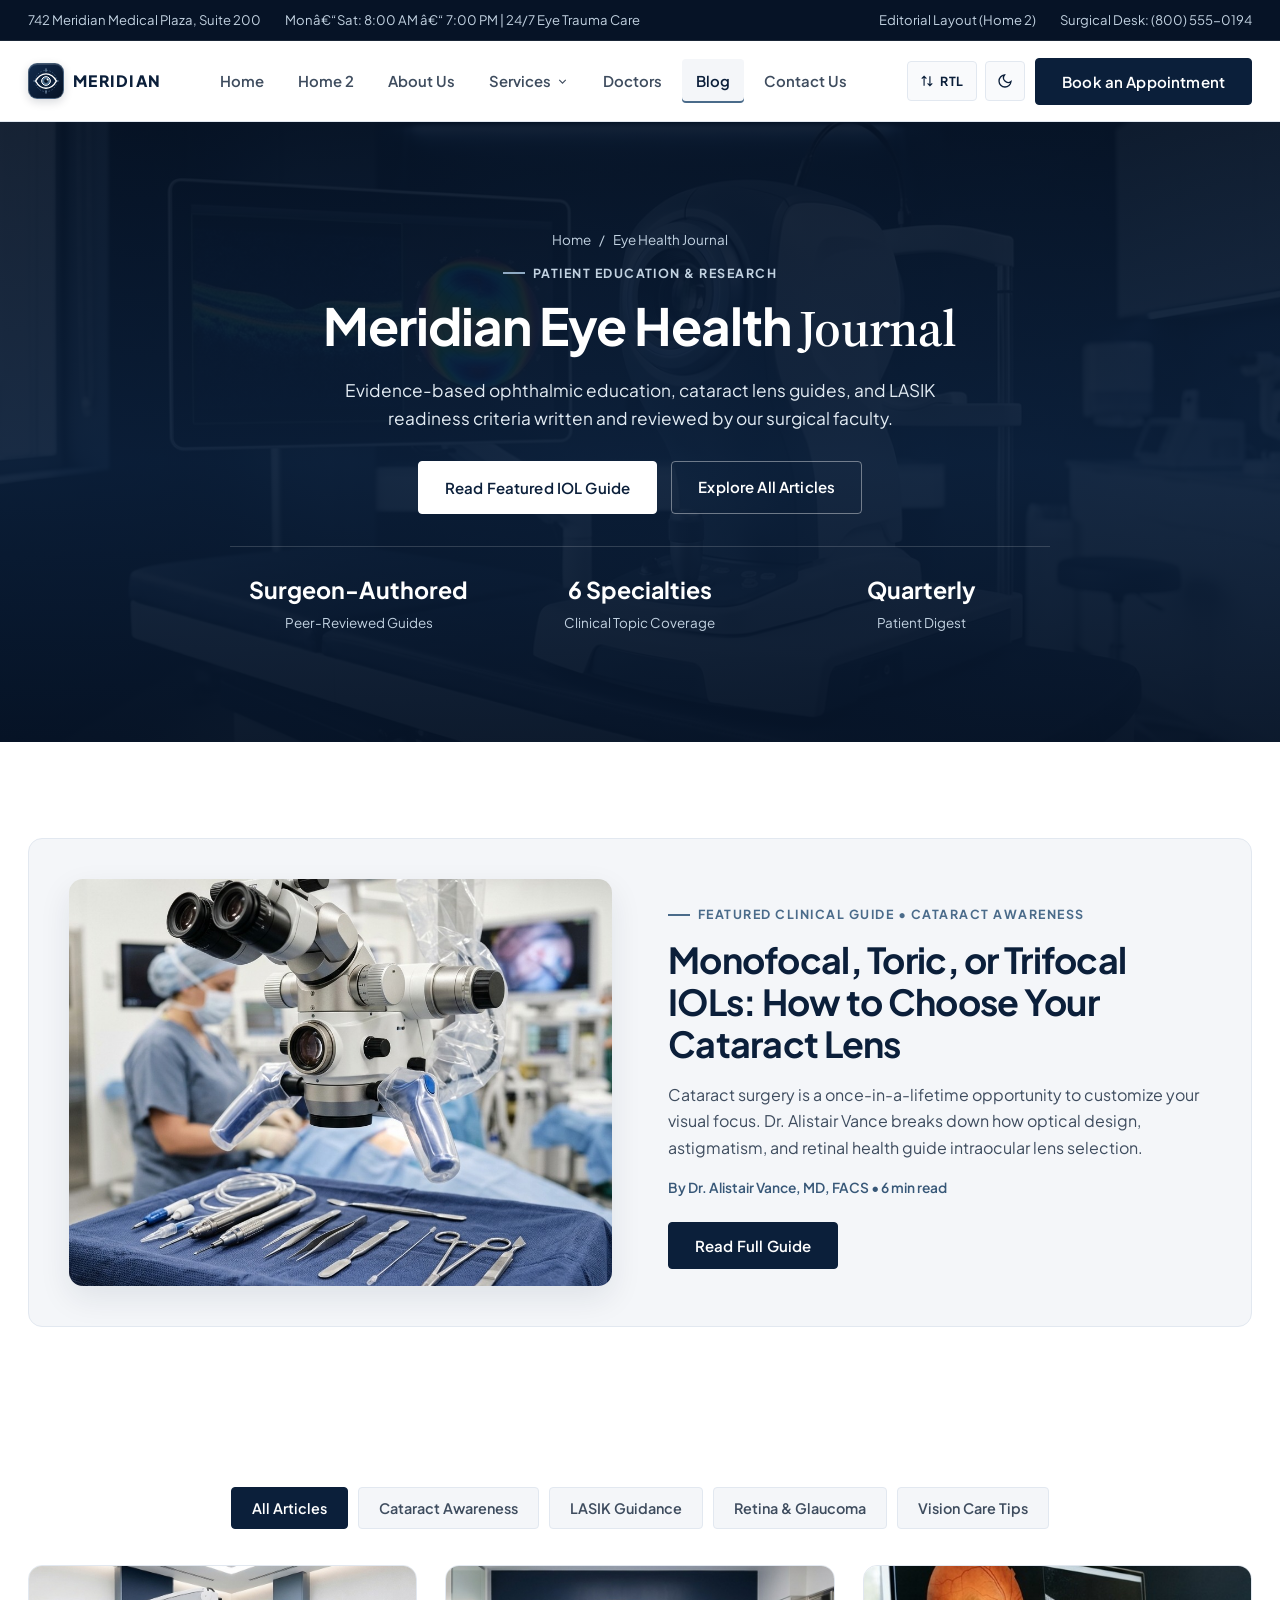
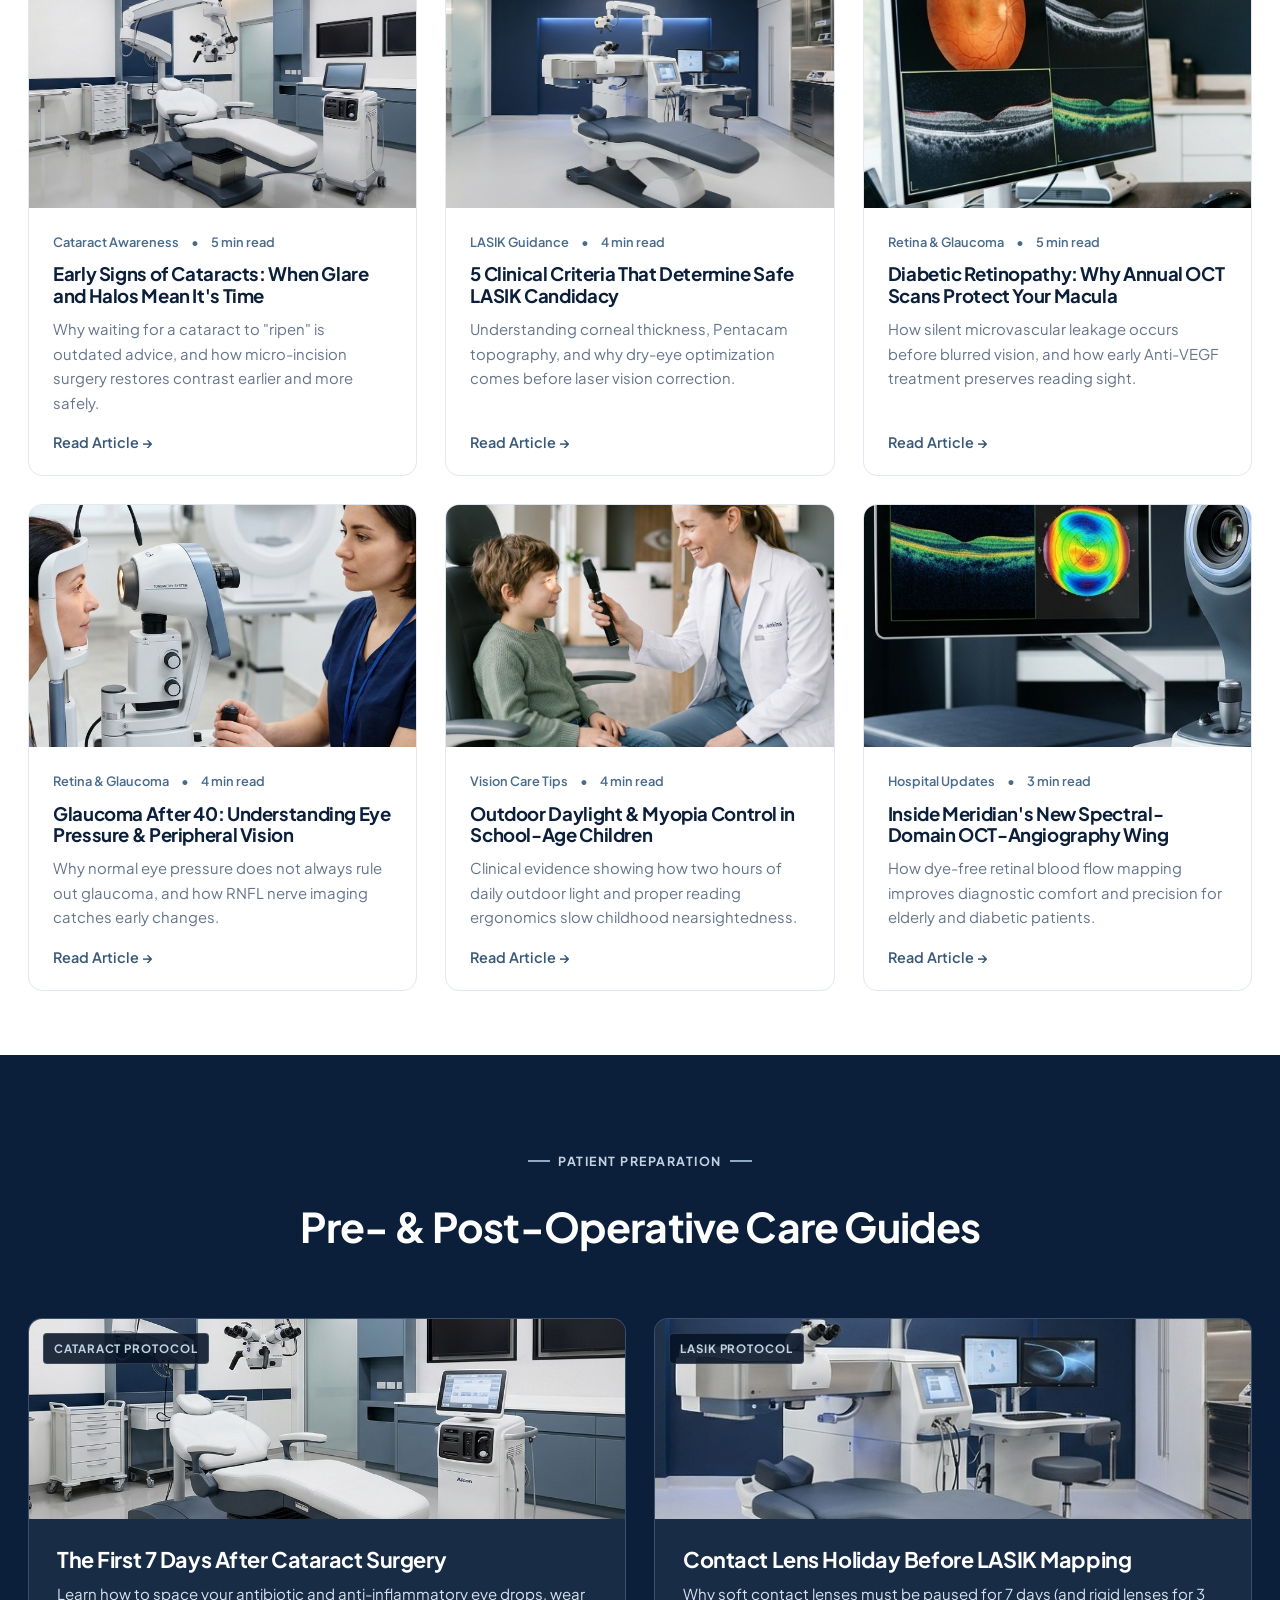
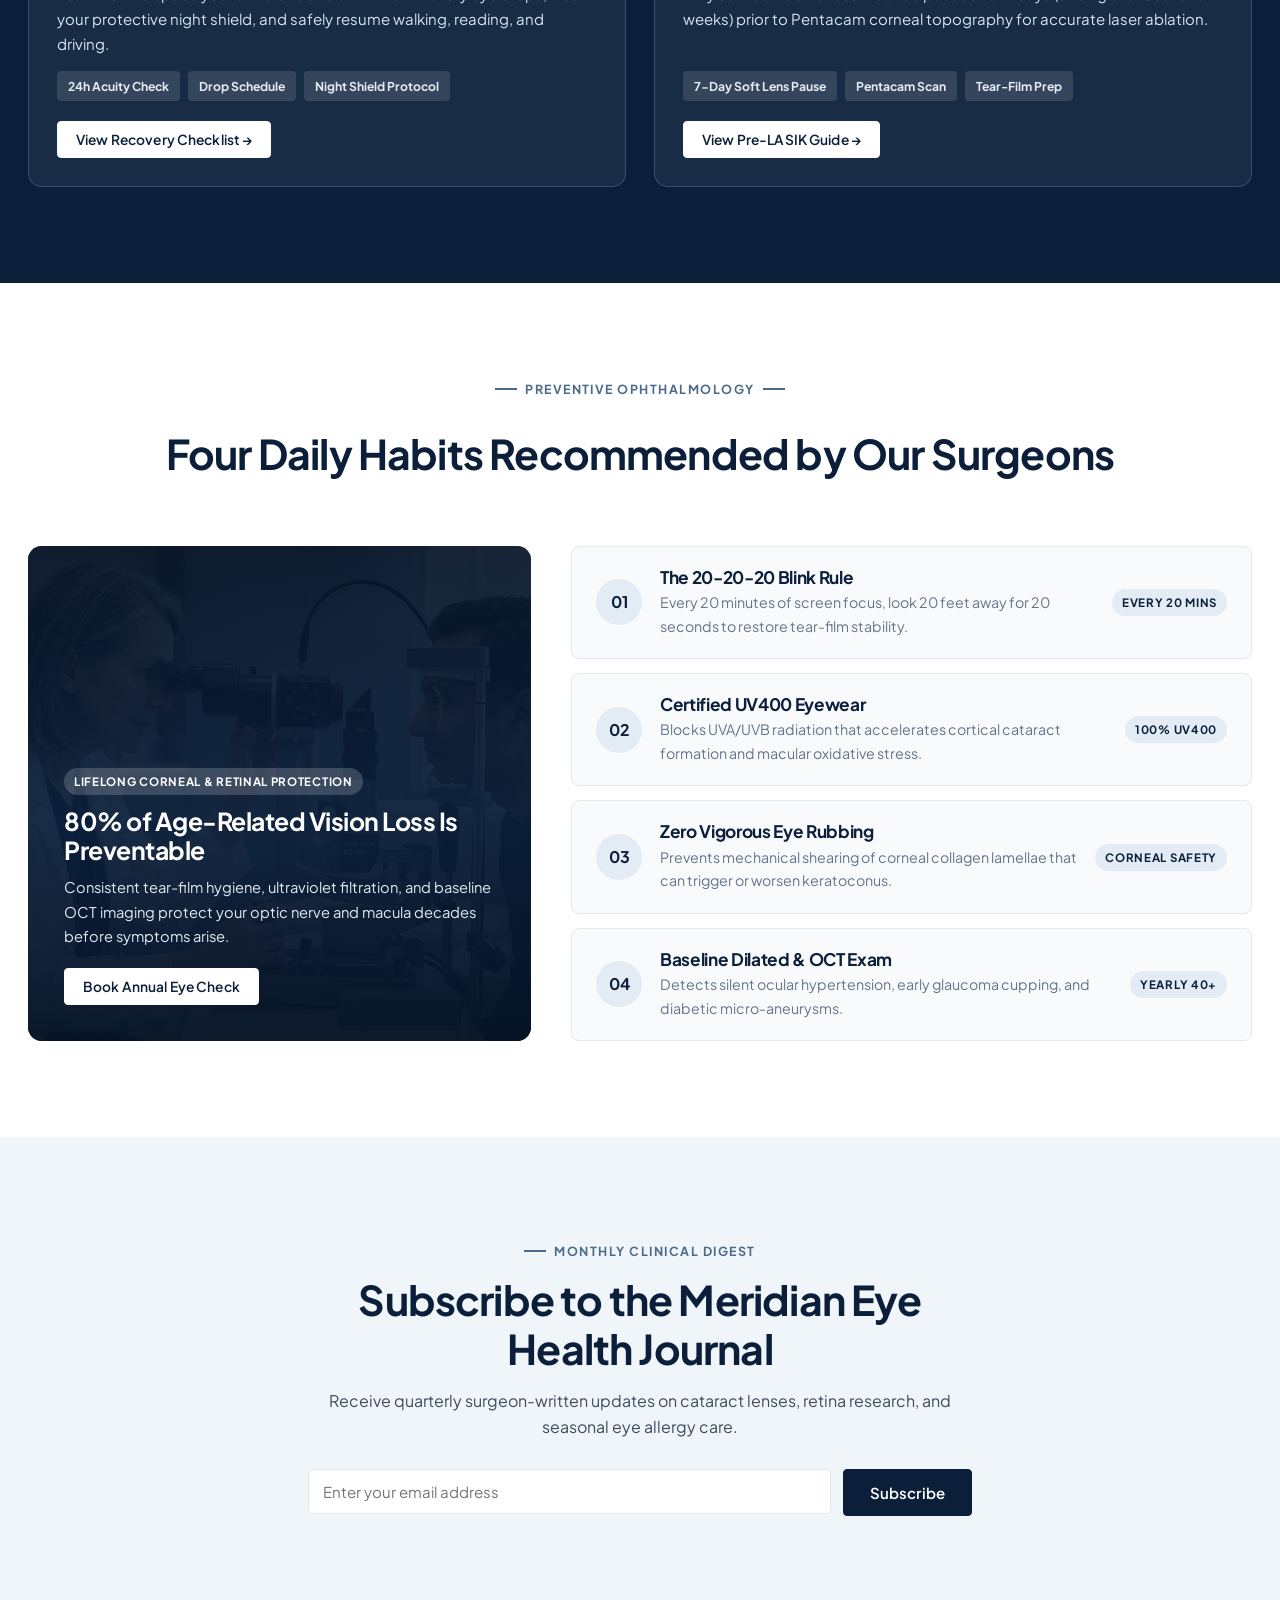
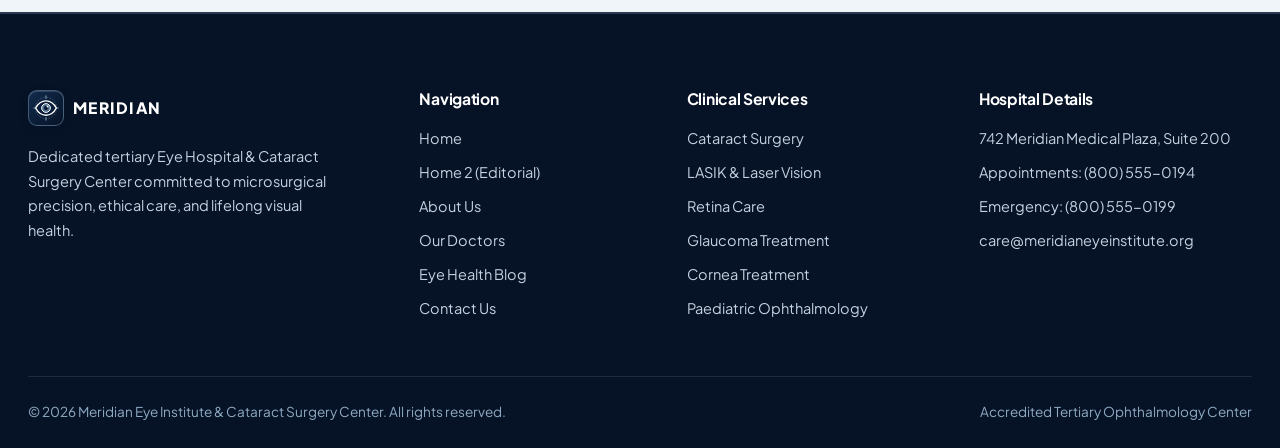
<file: blog.html>
<!DOCTYPE html>
<html lang="en">
<head>
  <meta charset="UTF-8">
  <meta name="viewport" content="width=device-width, initial-scale=1.0">
  <title>Eye Health Journal &amp; Blog | Meridian Eye Institute</title>
  <meta name="description" content="Surgeon-authored articles on cataract awareness, LASIK candidacy, diabetic retina care, glaucoma prevention, and daily vision tips.">
  <link rel="preconnect" href="https://fonts.googleapis.com">
  <link rel="preconnect" href="https://fonts.gstatic.com" crossorigin>
  <link href="https://fonts.googleapis.com/css2?family=Plus+Jakarta+Sans:wght@400;500;600;700&family=Source+Serif+4:wght@500;600&display=swap" rel="stylesheet">
  <link rel="icon" type="image/svg+xml" href="assets/images/favicon.svg">
  <link rel="stylesheet" href="assets/css/styles.css">
</head>
<body>

  <div class="top-bar">
    <div class="container top-bar__inner">
      <div class="top-bar__group">
        <span class="top-bar__item">742 Meridian Medical Plaza, Suite 200</span>
        <span class="top-bar__item">Monâ€“Sat: 8:00 AM â€“ 7:00 PM | 24/7 Eye Trauma Care</span>
      </div>
      <div class="top-bar__group">
        <a href="home-2.html" class="top-bar__item">Editorial Layout (Home 2)</a>
        <a href="tel:+18005550194" class="top-bar__item">Surgical Desk: (800) 555-0194</a>
      </div>
    </div>
  </div>

  <header class="site-header">
    <div class="container site-header__inner">
      <a href="index.html" class="brand-logo" aria-label="Meridian Eye Institute Home">
        <span class="brand-logo__mark">
          <svg viewBox="0 0 48 48" fill="none" xmlns="http://www.w3.org/2000/svg" aria-hidden="true">
            <circle cx="24" cy="24" r="17" stroke="#6688A8" stroke-width="1" stroke-dasharray="2.5 2.5" opacity="0.75"/>
            <path d="M24 4.5V8.5M24 39.5V43.5M4.5 24H8.5M39.5 24H43.5" stroke="#8FAAC3" stroke-width="1.5" stroke-linecap="round"/>
            <path d="M7.5 24C11.5 16.2 17.2 12.5 24 12.5C30.8 12.5 36.5 16.2 40.5 24C36.5 31.8 30.8 35.5 24 35.5C17.2 35.5 11.5 31.8 7.5 24Z" fill="#0B1F3A" stroke="#FFFFFF" stroke-width="2.2" stroke-linejoin="round"/>
            <circle cx="24" cy="24" r="7" fill="#4A6B8A" stroke="#FFFFFF" stroke-width="1.6"/>
            <circle cx="24" cy="24" r="3.1" fill="#061326"/>
            <circle cx="26.5" cy="21.5" r="1.5" fill="#FFFFFF"/>
          </svg>
        </span>
        <span class="brand-logo__text">
          <span class="brand-logo__name">MERIDIAN</span>
        </span>
      </a>

      <nav class="nav-menu" aria-label="Primary Navigation">
        <div class="nav-item"><a href="index.html" class="nav-link">Home</a></div>
        <div class="nav-item"><a href="home-2.html" class="nav-link">Home 2</a></div>
        <div class="nav-item"><a href="about.html" class="nav-link">About Us</a></div>
        <div class="nav-item">
          <a href="services.html" class="nav-link">Services <svg width="13" height="13" viewBox="0 0 24 24" fill="none" stroke="currentColor" stroke-width="2"><polyline points="6 9 12 15 18 9"/></svg></a>
          <div class="nav-dropdown">
            <a href="services.html#cataract">Cataract Surgery</a>
            <a href="services.html#lasik">LASIK &amp; Laser Vision</a>
            <a href="services.html#retina">Retina Care</a>
            <a href="services.html#glaucoma">Glaucoma Treatment</a>
            <a href="services.html#cornea">Cornea Treatment</a>
            <a href="services.html#pediatric">Paediatric Ophthalmology</a>
            <a href="services.html#comprehensive">Comprehensive Eye Exams</a>
          </div>
        </div>
        <div class="nav-item"><a href="doctors.html" class="nav-link">Doctors</a></div>
        <div class="nav-item"><a href="blog.html" class="nav-link is-active">Blog</a></div>
        <div class="nav-item"><a href="contact.html" class="nav-link">Contact Us</a></div>
      </nav>

      <div class="header-actions">
        <div class="header-util-group">
          <button type="button" class="header-util-btn" data-rtl-toggle aria-label="Toggle RTL layout" title="Toggle RTL / LTR">
            <svg width="14" height="14" viewBox="0 0 24 24" fill="none" stroke="currentColor" stroke-width="2"><path d="M17 4v16M7 4v16M3 8l4-4 4 4M21 16l-4 4-4-4"/></svg>
            <span class="rtl-label">RTL</span>
          </button>
          <button type="button" class="header-util-btn header-util-btn--icon" data-theme-toggle aria-label="Toggle color theme" title="Toggle Dark / Light Theme">
            <svg class="icon-moon" width="16" height="16" viewBox="0 0 24 24" fill="none" stroke="currentColor" stroke-width="2"><path d="M21 12.79A9 9 0 1 1 11.21 3 7 7 0 0 0 21 12.79z"/></svg>
            <svg class="icon-sun" width="16" height="16" viewBox="0 0 24 24" fill="none" stroke="currentColor" stroke-width="2"><circle cx="12" cy="12" r="5"/><line x1="12" y1="1" x2="12" y2="3"/><line x1="12" y1="21" x2="12" y2="23"/><line x1="4.22" y1="4.22" x2="5.64" y2="5.64"/><line x1="18.36" y1="18.36" x2="19.78" y2="19.78"/><line x1="1" y1="12" x2="3" y2="12"/><line x1="21" y1="12" x2="23" y2="12"/><line x1="4.22" y1="19.78" x2="5.64" y2="18.36"/><line x1="18.36" y1="5.64" x2="19.78" y2="4.22"/></svg>
          </button>
        </div>
        <button type="button" class="btn btn--primary" data-open-appointment>Book an Appointment</button>
        <button type="button" class="mobile-toggle" id="mobileToggle" aria-label="Toggle Menu" aria-expanded="false">
          <svg width="22" height="22" viewBox="0 0 24 24" fill="none" stroke="currentColor" stroke-width="2"><line x1="3" y1="6" x2="21" y2="6"/><line x1="3" y1="12" x2="21" y2="12"/><line x1="3" y1="18" x2="21" y2="18"/></svg>
        </button>
      </div>
    </div>
  </header>

  <div class="mobile-drawer" id="mobileDrawer">
    <div class="mobile-nav-list">
      <a href="index.html" class="mobile-nav-link">Home (Classic)</a>
      <a href="home-2.html" class="mobile-nav-link">Home 2 (Editorial Split)</a>
      <a href="about.html" class="mobile-nav-link">About Us</a>
      <a href="services.html" class="mobile-nav-link">Services</a>
      <a href="doctors.html" class="mobile-nav-link">Doctors</a>
      <a href="blog.html" class="mobile-nav-link">Blog</a>
      <a href="contact.html" class="mobile-nav-link">Contact Us</a>
    </div>
    <button type="button" class="btn btn--primary" style="width:100%" data-open-appointment>Book an Appointment</button>
  </div>

  <main>
    <!-- SECTION 1: Editorial Masthead Hero -->
    <section class="page-banner">
      <img src="assets/images/hero-blog-diagnostics.jpg" alt="Meridian Eye Health Journal" class="hero-architectural__bg">
      <div class="hero-architectural__overlay"></div>
      <div class="container">
        <div class="hero-architectural__content">
          <nav class="breadcrumb" aria-label="Breadcrumb">
            <a href="index.html">Home</a> <span>/</span> <span>Eye Health Journal</span>
          </nav>
          <span class="eyebrow eyebrow--light">Patient Education &amp; Research</span>
          <h1>Meridian Eye Health <span class="serif-accent">Journal</span></h1>
          <p>Evidence-based ophthalmic education, cataract lens guides, and LASIK readiness criteria written and reviewed by our surgical faculty.</p>
          <div class="hero-cta-group">
            <button type="button" class="btn btn--white" data-open-article="1">Read Featured IOL Guide</button>
            <a href="#blogGrid" class="btn btn--outline-light">Explore All Articles</a>
          </div>
          <div class="hero-trust-strip">
            <div class="hero-trust-item"><strong>Surgeon-Authored</strong><span>Peer-Reviewed Guides</span></div>
            <div class="hero-trust-item"><strong>6 Specialties</strong><span>Clinical Topic Coverage</span></div>
            <div class="hero-trust-item"><strong>Quarterly</strong><span>Patient Digest</span></div>
          </div>
        </div>
      </div>
    </section>

    <!-- SECTION 2: Featured Lead Editorial -->
    <section class="section">
      <div class="container">
        <div class="split-feature" style="background: var(--grey-100); padding: 40px; border-radius: var(--radius-lg); border: 1px solid var(--grey-200);">
          <div class="split-feature__media">
            <img src="assets/images/blog-featured-iol.jpg" alt="Modern Cataract Lens Technology">
          </div>
          <div>
            <span class="eyebrow">Featured Clinical Guide &bull; Cataract Awareness</span>
            <h2 class="section-title" style="font-size: clamp(1.65rem, 2.8vw, 2.3rem);">Monofocal, Toric, or Trifocal IOLs: How to Choose Your Cataract Lens</h2>
            <p style="color: var(--grey-700); margin-bottom: 16px;">Cataract surgery is a once-in-a-lifetime opportunity to customize your visual focus. Dr. Alistair Vance breaks down how optical design, astigmatism, and retinal health guide intraocular lens selection.</p>
            <p style="font-size: 0.86rem; color: var(--steel-600); font-weight: 600; margin-bottom: 22px;">By Dr. Alistair Vance, MD, FACS &bull; 6 min read</p>
            <button type="button" class="btn btn--primary" data-open-article="1">Read Full Guide</button>
          </div>
        </div>
      </div>
    </section>

    <!-- SECTION 3: Filterable Articles Grid -->
    <section class="section section--sm">
      <div class="container">
        <div class="tab-list" id="blogFilters" style="margin-bottom: 36px;">
          <button type="button" class="tab-btn tab-btn--light is-active" data-filter="all">All Articles</button>
          <button type="button" class="tab-btn tab-btn--light" data-filter="cataract">Cataract Awareness</button>
          <button type="button" class="tab-btn tab-btn--light" data-filter="lasik">LASIK Guidance</button>
          <button type="button" class="tab-btn tab-btn--light" data-filter="retina">Retina &amp; Glaucoma</button>
          <button type="button" class="tab-btn tab-btn--light" data-filter="tips">Vision Care Tips</button>
        </div>

        <div class="grid-3" id="blogGrid">
          <article class="blog-card" data-category="cataract">
            <div class="blog-card__img"><img src="assets/images/blog-card1-cataract.jpg" alt="Femtosecond Cataract Surgery"></div>
            <div class="blog-card__body">
              <div class="blog-meta"><span>Cataract Awareness</span> &bull; <span>5 min read</span></div>
              <h3>Early Signs of Cataracts: When Glare and Halos Mean It's Time</h3>
              <p>Why waiting for a cataract to "ripen" is outdated advice, and how micro-incision surgery restores contrast earlier and more safely.</p>
              <button type="button" class="text-link" data-open-article="2">Read Article &rarr;</button>
            </div>
          </article>

          <article class="blog-card" data-category="lasik">
            <div class="blog-card__img"><img src="assets/images/blog-card2-lasik.jpg" alt="LASIK Screening"></div>
            <div class="blog-card__body">
              <div class="blog-meta"><span>LASIK Guidance</span> &bull; <span>4 min read</span></div>
              <h3>5 Clinical Criteria That Determine Safe LASIK Candidacy</h3>
              <p>Understanding corneal thickness, Pentacam topography, and why dry-eye optimization comes before laser vision correction.</p>
              <button type="button" class="text-link" data-open-article="3">Read Article &rarr;</button>
            </div>
          </article>

          <article class="blog-card" data-category="retina">
            <div class="blog-card__img"><img src="assets/images/blog-card3-retina.jpg" alt="Diabetic Retinal Screening"></div>
            <div class="blog-card__body">
              <div class="blog-meta"><span>Retina &amp; Glaucoma</span> &bull; <span>5 min read</span></div>
              <h3>Diabetic Retinopathy: Why Annual OCT Scans Protect Your Macula</h3>
              <p>How silent microvascular leakage occurs before blurred vision, and how early Anti-VEGF treatment preserves reading sight.</p>
              <button type="button" class="text-link" data-open-article="4">Read Article &rarr;</button>
            </div>
          </article>

          <article class="blog-card" data-category="retina">
            <div class="blog-card__img"><img src="assets/images/blog-card4-glaucoma.jpg" alt="Glaucoma Optic Nerve Check"></div>
            <div class="blog-card__body">
              <div class="blog-meta"><span>Retina &amp; Glaucoma</span> &bull; <span>4 min read</span></div>
              <h3>Glaucoma After 40: Understanding Eye Pressure &amp; Peripheral Vision</h3>
              <p>Why normal eye pressure does not always rule out glaucoma, and how RNFL nerve imaging catches early changes.</p>
              <button type="button" class="text-link" data-open-article="5">Read Article &rarr;</button>
            </div>
          </article>

          <article class="blog-card" data-category="tips">
            <div class="blog-card__img"><img src="assets/images/blog-card5-myopia.jpg" alt="Children Screen Time and Myopia"></div>
            <div class="blog-card__body">
              <div class="blog-meta"><span>Vision Care Tips</span> &bull; <span>4 min read</span></div>
              <h3>Outdoor Daylight &amp; Myopia Control in School-Age Children</h3>
              <p>Clinical evidence showing how two hours of daily outdoor light and proper reading ergonomics slow childhood nearsightedness.</p>
              <button type="button" class="text-link" data-open-article="6">Read Article &rarr;</button>
            </div>
          </article>

          <article class="blog-card" data-category="tips">
            <div class="blog-card__img"><img src="assets/images/blog-card6-octa.jpg" alt="Digital Diagnostic Technology"></div>
            <div class="blog-card__body">
              <div class="blog-meta"><span>Hospital Updates</span> &bull; <span>3 min read</span></div>
              <h3>Inside Meridian's New Spectral-Domain OCT-Angiography Wing</h3>
              <p>How dye-free retinal blood flow mapping improves diagnostic comfort and precision for elderly and diabetic patients.</p>
              <button type="button" class="text-link" data-open-article="7">Read Article &rarr;</button>
            </div>
          </article>
        </div>
      </div>
    </section>

    <!-- SECTION 4: Patient Surgery Preparation Visual Spotlights -->
    <section class="section section--navy">
      <div class="container">
        <div class="section-header">
          <span class="eyebrow eyebrow--light">Patient Preparation</span>
          <h2 class="section-title">Pre- &amp; Post-Operative Care Guides</h2>
        </div>

        <div class="prep-guide-grid">
          <article class="prep-guide-card">
            <div class="prep-guide-card__media">
              <img src="assets/images/blog-prep-cataract.jpg" alt="Cataract Post-Operative Recovery Guide">
              <span class="dept-flagship-card__tag">Cataract Protocol</span>
            </div>
            <div class="prep-guide-card__body">
              <h3 style="font-size: 1.35rem; margin-bottom: 10px;">The First 7 Days After Cataract Surgery</h3>
              <p style="color: #D6E3F0; font-size: 0.94rem;">Learn how to space your antibiotic and anti-inflammatory eye drops, wear your protective night shield, and safely resume walking, reading, and driving.</p>
              <div class="prep-steps-mini">
                <span>24h Acuity Check</span>
                <span>Drop Schedule</span>
                <span>Night Shield Protocol</span>
              </div>
              <div>
                <button type="button" class="btn btn--white btn--sm" data-open-article="2">View Recovery Checklist &rarr;</button>
              </div>
            </div>
          </article>

          <article class="prep-guide-card">
            <div class="prep-guide-card__media">
              <img src="assets/images/blog-prep-lasik.jpg" alt="LASIK Pre-Operative Corneal Mapping Guide">
              <span class="dept-flagship-card__tag">LASIK Protocol</span>
            </div>
            <div class="prep-guide-card__body">
              <h3 style="font-size: 1.35rem; margin-bottom: 10px;">Contact Lens Holiday Before LASIK Mapping</h3>
              <p style="color: #D6E3F0; font-size: 0.94rem;">Why soft contact lenses must be paused for 7 days (and rigid lenses for 3 weeks) prior to Pentacam corneal topography for accurate laser ablation.</p>
              <div class="prep-steps-mini">
                <span>7-Day Soft Lens Pause</span>
                <span>Pentacam Scan</span>
                <span>Tear-Film Prep</span>
              </div>
              <div>
                <button type="button" class="btn btn--white btn--sm" data-open-article="3">View Pre-LASIK Guide &rarr;</button>
              </div>
            </div>
          </article>
        </div>
      </div>
    </section>

    <!-- SECTION 5: Daily Vision Care Habits Interactive Showcase -->
    <section class="section">
      <div class="container">
        <div class="section-header">
          <span class="eyebrow">Preventive Ophthalmology</span>
          <h2 class="section-title">Four Daily Habits Recommended by Our Surgeons</h2>
        </div>

        <div class="habits-showcase">
          <div class="habits-visual-panel">
            <img src="assets/images/blog-habits-exam.jpg" alt="Ophthalmologist Preventive Eye Examination">
            <div class="hero-architectural__overlay"></div>
            <div class="habits-visual-panel__content">
              <span class="bento-pill" style="background: rgba(255,255,255,0.18); color: #FFFFFF; margin-bottom: 12px; display: inline-block;">Lifelong Corneal &amp; Retinal Protection</span>
              <h3 style="color: #FFFFFF; font-size: 1.55rem; margin-bottom: 10px;">80% of Age-Related Vision Loss Is Preventable</h3>
              <p style="color: #E3ECF4; font-size: 0.92rem; margin-bottom: 20px;">Consistent tear-film hygiene, ultraviolet filtration, and baseline OCT imaging protect your optic nerve and macula decades before symptoms arise.</p>
              <button type="button" class="btn btn--white btn--sm" data-open-appointment data-service="Comprehensive Eye Exam">Book Annual Eye Check</button>
            </div>
          </div>

          <div class="habits-stack">
            <div class="habit-row-card">
              <div class="habit-icon-ring">01</div>
              <div>
                <h3 style="font-size: 1.08rem; margin-bottom: 4px;">The 20-20-20 Blink Rule</h3>
                <p style="font-size: 0.89rem; color: var(--grey-500);">Every 20 minutes of screen focus, look 20 feet away for 20 seconds to restore tear-film stability.</p>
              </div>
              <span class="bento-pill">Every 20 Mins</span>
            </div>

            <div class="habit-row-card">
              <div class="habit-icon-ring">02</div>
              <div>
                <h3 style="font-size: 1.08rem; margin-bottom: 4px;">Certified UV400 Eyewear</h3>
                <p style="font-size: 0.89rem; color: var(--grey-500);">Blocks UVA/UVB radiation that accelerates cortical cataract formation and macular oxidative stress.</p>
              </div>
              <span class="bento-pill">100% UV400</span>
            </div>

            <div class="habit-row-card">
              <div class="habit-icon-ring">03</div>
              <div>
                <h3 style="font-size: 1.08rem; margin-bottom: 4px;">Zero Vigorous Eye Rubbing</h3>
                <p style="font-size: 0.89rem; color: var(--grey-500);">Prevents mechanical shearing of corneal collagen lamellae that can trigger or worsen keratoconus.</p>
              </div>
              <span class="bento-pill">Corneal Safety</span>
            </div>

            <div class="habit-row-card">
              <div class="habit-icon-ring">04</div>
              <div>
                <h3 style="font-size: 1.08rem; margin-bottom: 4px;">Baseline Dilated &amp; OCT Exam</h3>
                <p style="font-size: 0.89rem; color: var(--grey-500);">Detects silent ocular hypertension, early glaucoma cupping, and diabetic micro-aneurysms.</p>
              </div>
              <span class="bento-pill">Yearly 40+</span>
            </div>
          </div>
        </div>
      </div>
    </section>

    <!-- SECTION 6: Newsletter Subscription -->
    <section class="section section--steel">
      <div class="container" style="max-width: 720px; text-align: center;">
        <span class="eyebrow" style="justify-content:center;">Monthly Clinical Digest</span>
        <h2 class="section-title">Subscribe to the Meridian Eye Health Journal</h2>
        <p style="color: var(--grey-700); margin-bottom: 28px;">Receive quarterly surgeon-written updates on cataract lenses, retina research, and seasonal eye allergy care.</p>

        <form id="newsletterForm" novalidate style="display:flex; flex-wrap:wrap; gap:12px; justify-content:center;">
          <div class="form-group" style="flex:1; min-width:240px; text-align:left;">
            <input type="email" id="newsletterEmail" class="form-control" placeholder="Enter your email address" required aria-label="Email address">
            <span class="form-error">Please enter a valid email address.</span>
          </div>
          <button type="submit" class="btn btn--primary">Subscribe</button>
        </form>
        <div id="newsletterFeedback" class="form-feedback" style="text-align:left;"></div>
      </div>
    </section>
  </main>

  <!-- Hidden Full Article Contents for Modal Reader -->
  <div hidden>
    <div id="article-content-1" data-title="Monofocal, Toric, or Trifocal IOLs: How to Choose Your Cataract Lens" data-meta="By Dr. Alistair Vance, MD, FACS â€¢ Cataract Awareness â€¢ 6 min read">
      <p style="margin-bottom:14px;">During cataract surgery, your clouded natural crystalline lens is gently replaced with a clear, biocompatible artificial lens called an Intraocular Lens (IOL). Selecting the right IOL is one of the most important decisions you will make with your surgeon.</p>
      <h4 style="margin:18px 0 8px;">1. Monofocal Aspheric IOLs</h4>
      <p style="margin-bottom:14px;">Monofocal lenses provide crisp, high-contrast vision at a single focal distanceâ€”typically set for clear distance vision (driving, television). Reading glasses are needed for close-up print, and they remain the gold standard for patients with retinal or optic nerve conditions.</p>
      <h4 style="margin:18px 0 8px;">2. Toric IOLs for Astigmatism</h4>
      <p style="margin-bottom:14px;">If corneal topography shows regular astigmatism, a Toric IOL neutralizes that curvature inside the eye, eliminating blurred or shadowed edges at distance.</p>
      <h4 style="margin:18px 0 8px;">3. Trifocal &amp; Extended Depth of Focus (EDOF) IOLs</h4>
      <p>Designed for patients seeking broad freedom from spectacles across distance, intermediate (computer), and near reading. Candidacy requires a healthy macula, stable tear film, and realistic counseling regarding mild night-time halos during neural adaptation.</p>
    </div>

    <div id="article-content-2" data-title="Early Signs of Cataracts: When Glare and Halos Mean It's Time" data-meta="By Dr. Alistair Vance, MD, FACS â€¢ Cataract Awareness â€¢ 5 min read">
      <p style="margin-bottom:14px;">Cataracts rarely cause sudden blindness; instead, they gradually scatter incoming light. Common early signs include halos around oncoming headlights, faded colour vibrancy, and needing brighter lamps to read.</p>
      <p>Modern micro-incision phacoemulsification is actually safer and requires less ultrasound energy when performed before the lens becomes overly dense. Schedule a diagnostic evaluation whenever visual haze interferes with your daily confidence.</p>
    </div>

    <div id="article-content-3" data-title="5 Clinical Criteria That Determine Safe LASIK Candidacy" data-meta="By Dr. Julian Mercer, MD â€¢ LASIK Guidance â€¢ 4 min read">
      <p style="margin-bottom:14px;">Before approving any patient for Contoura LASIK or SMILE, our refractive team verifies five non-negotiable criteria: (1) Prescription stability for at least 12 months, (2) Adequate residual stromal bed thickness on Pentacam tomography, (3) Symmetrical corneal curvature free of keratoconus, (4) Healthy tear-film break-up time, and (5) Absence of uncontrolled autoimmune disease.</p>
      <p>Remember to pause soft contact lenses for 7 days prior to your screening appointment so your cornea returns to its natural curvature.</p>
    </div>

    <div id="article-content-4" data-title="Diabetic Retinopathy: Why Annual OCT Scans Protect Your Macula" data-meta="By Dr. Elena Rostova, MD â€¢ Retina Care â€¢ 5 min read">
      <p style="margin-bottom:14px;">Elevated blood sugar gradually weakens tiny retinal capillaries, leading to microscopic fluid leakage or abnormal vessel growth. Crucially, early diabetic macular oedema can be completely painless and asymptomatic.</p>
      <p>Annual dilated fundus exams paired with Spectral-Domain OCT allow us to detect sub-clinical swelling early and stabilize vision with targeted Anti-VEGF micro-therapy.</p>
    </div>

    <div id="article-content-5" data-title="Glaucoma After 40: Understanding Eye Pressure & Peripheral Vision" data-meta="By Dr. Marcus Thorne, MD â€¢ Glaucoma Care â€¢ 4 min read">
      <p style="margin-bottom:14px;">Glaucoma damages the optic nerve fibres responsible for peripheral vision first, which is why central 20/20 vision can remain intact until advanced stages. Even individuals with "normal" intraocular pressure can develop normal-tension glaucoma.</p>
      <p>Baseline RNFL OCT imaging and automated visual field testing after age 40 provide an objective benchmark to protect your sight for decades.</p>
    </div>

    <div id="article-content-6" data-title="Outdoor Daylight & Myopia Control in School-Age Children" data-meta="By Dr. Clara Lin, MD â€¢ Paediatric Ophthalmology â€¢ 4 min read">
      <p style="margin-bottom:14px;">Global ophthalmic studies demonstrate that 90 to 120 minutes of daily outdoor daylight stimulates retinal dopamine release, helping regulate healthy eyeball growth and slowing childhood myopia progression.</p>
      <p>For children whose prescription increases rapidly each year, Meridian offers evidence-based myopia control including low-dose atropine drops and peripheral-defocus spectacle lenses.</p>
    </div>

    <div id="article-content-7" data-title="Inside Meridian's New Spectral-Domain OCT-Angiography Wing" data-meta="Meridian Clinical Update â€¢ 3 min read">
      <p>Our newly commissioned diagnostic wing introduces non-invasive OCT-Angiography, visualizing retinal and choroidal blood vessels in three dimensions without intravenous fluorescein dyeâ€”making complex macular evaluations faster, safer, and completely comfortable.</p>
    </div>
  </div>

  <!-- Article Reader Modal -->
  <div class="modal-backdrop" id="articleModal" role="dialog" aria-modal="true" aria-labelledby="articleModalTitle">
    <div class="modal-dialog modal-dialog--wide">
      <button type="button" class="modal-close" data-close-article aria-label="Close article">&times;</button>
      <span class="eyebrow">Meridian Eye Health Journal</span>
      <h2 id="articleModalTitle" style="font-size: 1.75rem; margin-bottom: 8px;"></h2>
      <p id="articleModalMeta" style="font-size: 0.86rem; color: var(--steel-600); font-weight: 600; margin-bottom: 22px; padding-bottom: 16px; border-bottom: 1px solid var(--grey-200);"></p>
      <div id="articleModalBody" style="color: var(--grey-700); line-height: 1.75; font-size: 0.98rem;"></div>
      <div style="margin-top: 28px; padding-top: 20px; border-top: 1px solid var(--grey-200); display: flex; justify-content: space-between; align-items: center; flex-wrap: wrap; gap: 12px;">
        <span style="font-size: 0.9rem; color: var(--grey-500);">Have questions about this topic?</span>
        <button type="button" class="btn btn--primary btn--sm" data-close-article data-open-appointment>Book Specialist Consultation</button>
      </div>
    </div>
  </div>

  <footer class="site-footer">
    <div class="container">
      <div class="footer-grid">
        <div>
          <a href="index.html" class="brand-logo" style="margin-bottom: 18px;">
            <span class="brand-logo__mark">
          <svg viewBox="0 0 48 48" fill="none" xmlns="http://www.w3.org/2000/svg" aria-hidden="true">
            <circle cx="24" cy="24" r="17" stroke="#6688A8" stroke-width="1" stroke-dasharray="2.5 2.5" opacity="0.75"/>
            <path d="M24 4.5V8.5M24 39.5V43.5M4.5 24H8.5M39.5 24H43.5" stroke="#8FAAC3" stroke-width="1.5" stroke-linecap="round"/>
            <path d="M7.5 24C11.5 16.2 17.2 12.5 24 12.5C30.8 12.5 36.5 16.2 40.5 24C36.5 31.8 30.8 35.5 24 35.5C17.2 35.5 11.5 31.8 7.5 24Z" fill="#0B1F3A" stroke="#FFFFFF" stroke-width="2.2" stroke-linejoin="round"/>
            <circle cx="24" cy="24" r="7" fill="#4A6B8A" stroke="#FFFFFF" stroke-width="1.6"/>
            <circle cx="24" cy="24" r="3.1" fill="#061326"/>
            <circle cx="26.5" cy="21.5" r="1.5" fill="#FFFFFF"/>
          </svg>
        </span>
            <span class="brand-logo__text">
              <span class="brand-logo__name" style="color: var(--white);">MERIDIAN</span>
            </span>
          </a>
          <p style="font-size: 0.91rem; line-height: 1.7; max-width: 320px;">Dedicated tertiary Eye Hospital &amp; Cataract Surgery Center committed to microsurgical precision, ethical care, and lifelong visual health.</p>
        </div>
        <div>
          <h4 class="footer-heading">Navigation</h4>
          <ul class="footer-links">
            <li><a href="index.html">Home</a></li>
            <li><a href="home-2.html">Home 2 (Editorial)</a></li>
            <li><a href="about.html">About Us</a></li>
            <li><a href="doctors.html">Our Doctors</a></li>
            <li><a href="blog.html">Eye Health Blog</a></li>
            <li><a href="contact.html">Contact Us</a></li>
          </ul>
        </div>
        <div>
          <h4 class="footer-heading">Clinical Services</h4>
          <ul class="footer-links">
            <li><a href="services.html#cataract">Cataract Surgery</a></li>
            <li><a href="services.html#lasik">LASIK &amp; Laser Vision</a></li>
            <li><a href="services.html#retina">Retina Care</a></li>
            <li><a href="services.html#glaucoma">Glaucoma Treatment</a></li>
            <li><a href="services.html#cornea">Cornea Treatment</a></li>
            <li><a href="services.html#pediatric">Paediatric Ophthalmology</a></li>
          </ul>
        </div>
        <div>
          <h4 class="footer-heading">Hospital Details</h4>
          <ul class="footer-links">
            <li>742 Meridian Medical Plaza, Suite 200</li>
            <li>Appointments: (800) 555-0194</li>
            <li>Emergency: (800) 555-0199</li>
            <li>care@meridianeyeinstitute.org</li>
          </ul>
        </div>
      </div>
      <div class="footer-bottom">
        <span>&copy; 2026 Meridian Eye Institute &amp; Cataract Surgery Center. All rights reserved.</span>
        <span>Accredited Tertiary Ophthalmology Center</span>
      </div>
    </div>
  </footer>

  <!-- Global Appointment Modal -->
  <div class="modal-backdrop" id="appointmentModal" role="dialog" aria-modal="true" aria-labelledby="modalTitle">
    <div class="modal-dialog">
      <button type="button" class="modal-close" data-close-modal aria-label="Close modal">&times;</button>
      <span class="eyebrow">Patient Scheduling</span>
      <h2 id="modalTitle" style="font-size: 1.65rem; margin-bottom: 8px;">Book an Ophthalmology Consultation</h2>
      <p style="color: var(--grey-500); font-size: 0.94rem; margin-bottom: 24px;">Complete your details below and our surgical coordinator will confirm your slot.</p>
      <form id="modalAppointmentForm" novalidate style="display:flex; flex-direction:column; gap:16px;">
        <div class="grid-2" style="gap:14px;">
          <div class="form-group"><label for="modalName" class="form-label">Patient Full Name *</label><input type="text" id="modalName" class="form-control" required><span class="form-error">Please enter the patient's full name.</span></div>
          <div class="form-group"><label for="modalPhone" class="form-label">Phone Number *</label><input type="tel" id="modalPhone" class="form-control" required><span class="form-error">Please enter a valid phone number.</span></div>
        </div>
        <div class="grid-2" style="gap:14px;">
          <div class="form-group"><label for="modalEmail" class="form-label">Email Address *</label><input type="email" id="modalEmail" class="form-control" required><span class="form-error">Please enter a valid email address.</span></div>
          <div class="form-group"><label for="modalDate" class="form-label">Preferred Date *</label><input type="date" id="modalDate" class="form-control" required><span class="form-error">Please choose a preferred date.</span></div>
        </div>
        <div class="grid-2" style="gap:14px;">
          <div class="form-group"><label for="modalService" class="form-label">Specialty / Procedure</label><select id="modalService" class="form-control"><option value="Cataract Surgery">Cataract Surgery</option><option value="LASIK & Laser Vision">LASIK &amp; Laser Vision</option><option value="Retina Care">Retina Care</option><option value="Glaucoma Treatment">Glaucoma Treatment</option><option value="Cornea Treatment">Cornea Treatment</option><option value="Paediatric Ophthalmology">Paediatric Ophthalmology</option><option value="Comprehensive Eye Exam">Comprehensive Eye Exam</option></select></div>
          <div class="form-group"><label for="modalDoctor" class="form-label">Preferred Ophthalmologist</label><select id="modalDoctor" class="form-control"><option value="">First Available Specialist</option><option value="Dr. Alistair Vance">Dr. Alistair Vance</option><option value="Dr. Elena Rostova">Dr. Elena Rostova</option><option value="Dr. Marcus Thorne">Dr. Marcus Thorne</option><option value="Dr. Clara Lin">Dr. Clara Lin</option></select></div>
        </div>
        <button type="submit" class="btn btn--primary" style="width:100%; margin-top:6px;">Confirm Appointment Request</button>
      </form>
      <div id="modalFormFeedback" class="form-feedback"></div>
    </div>
  </div>

  <script src="assets/js/main.js"></script>
</body>
</html>
</file>
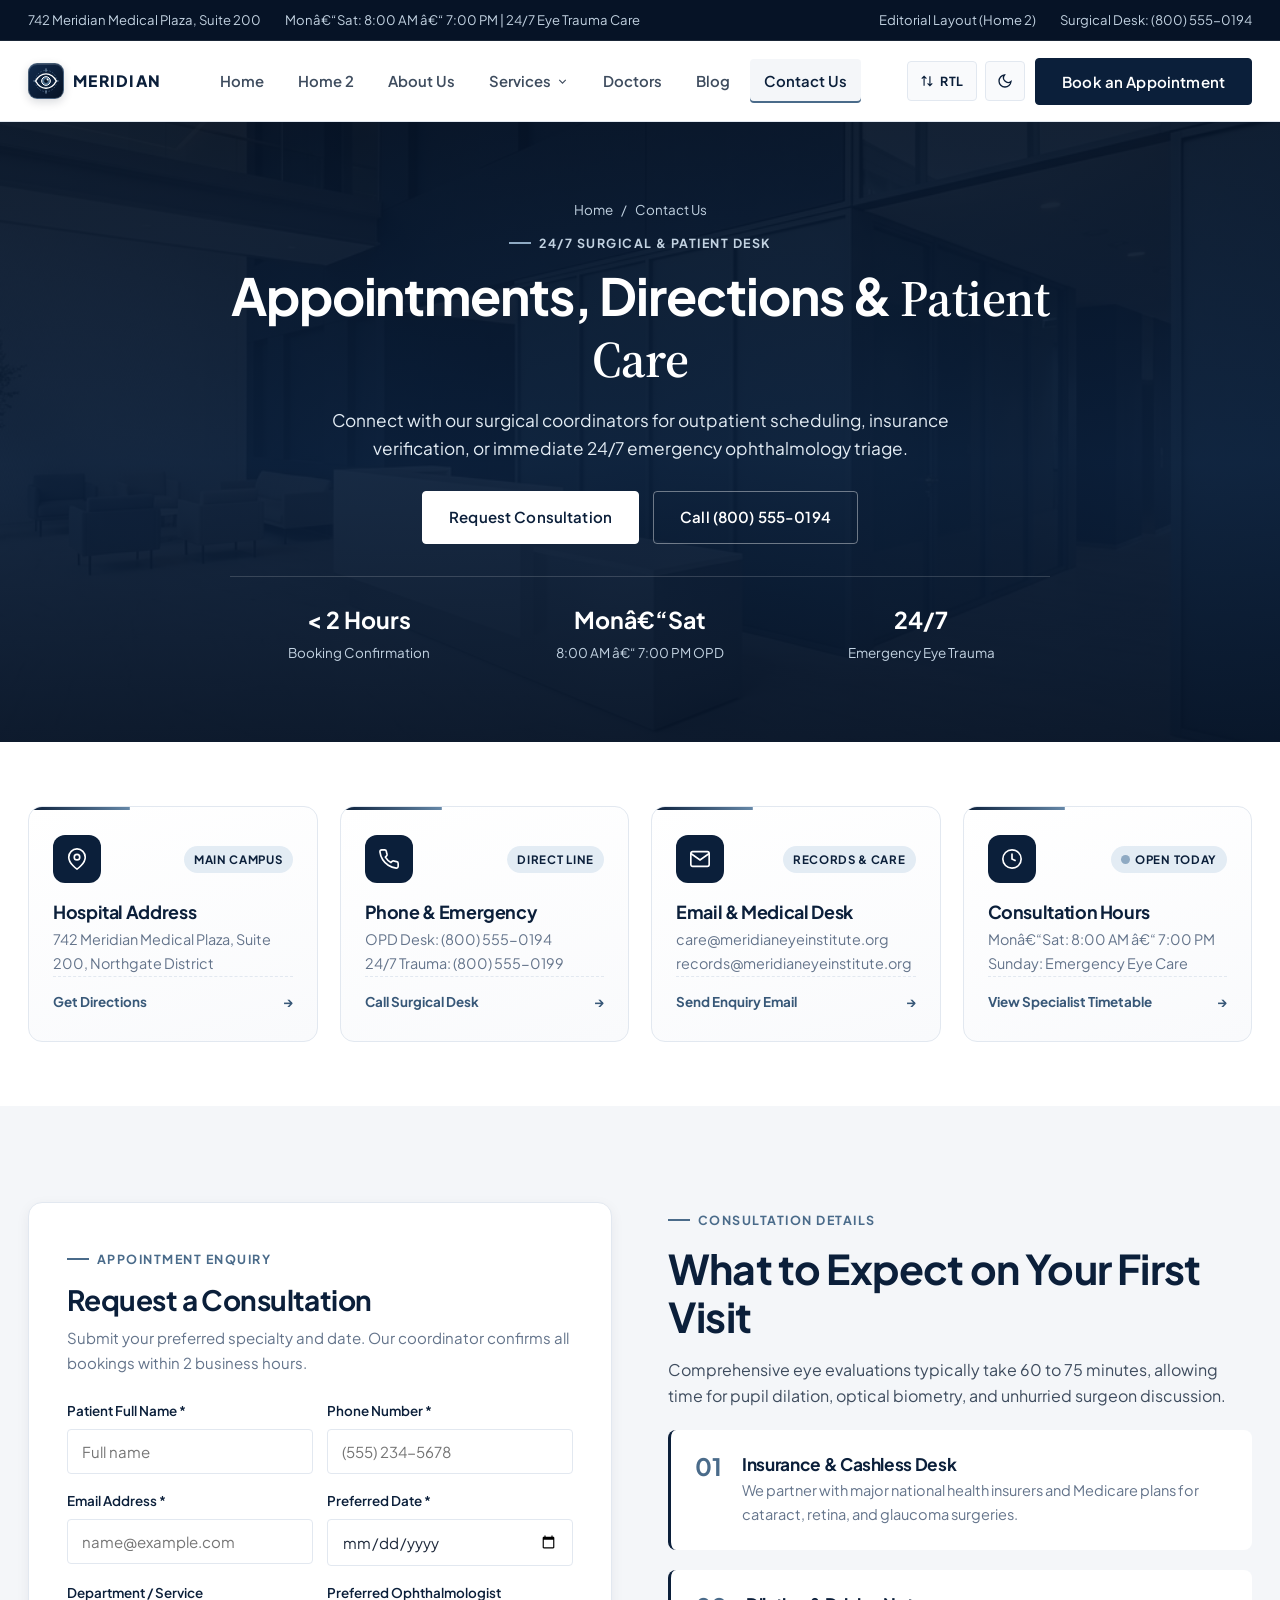
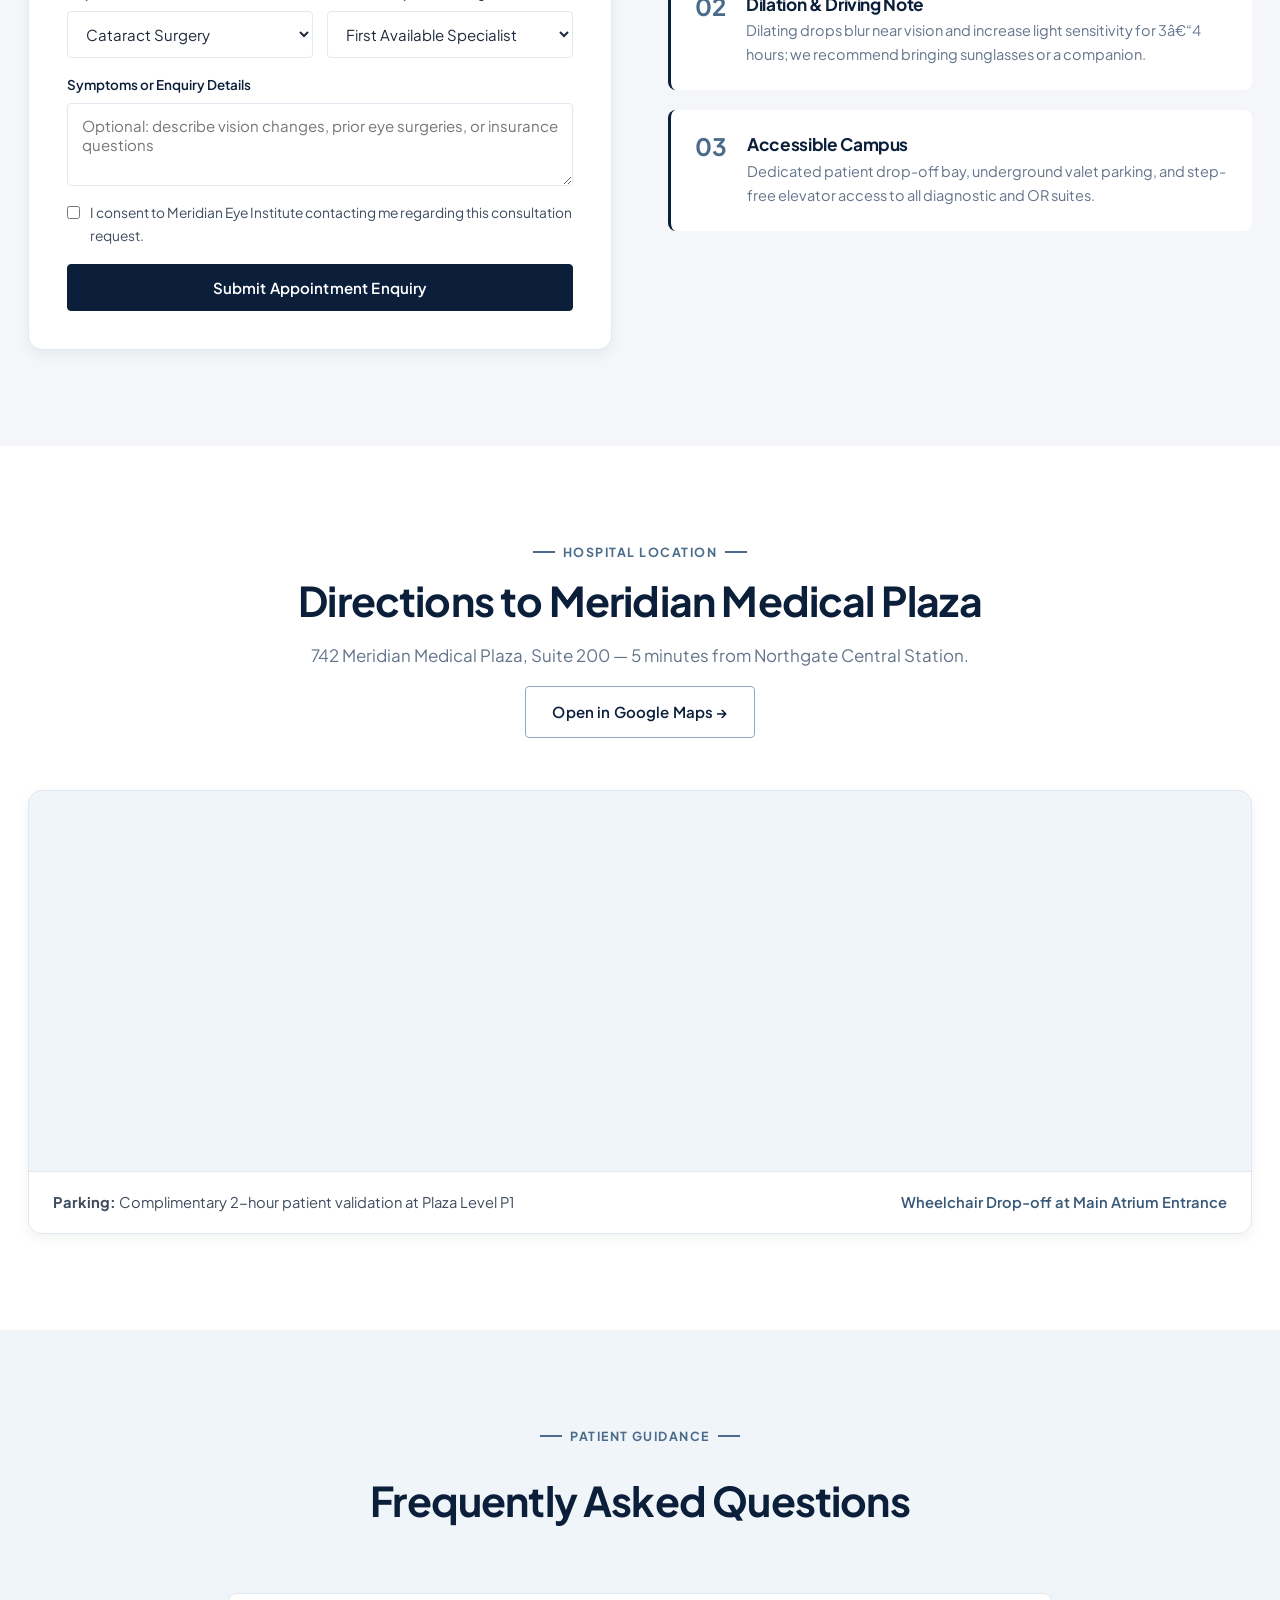
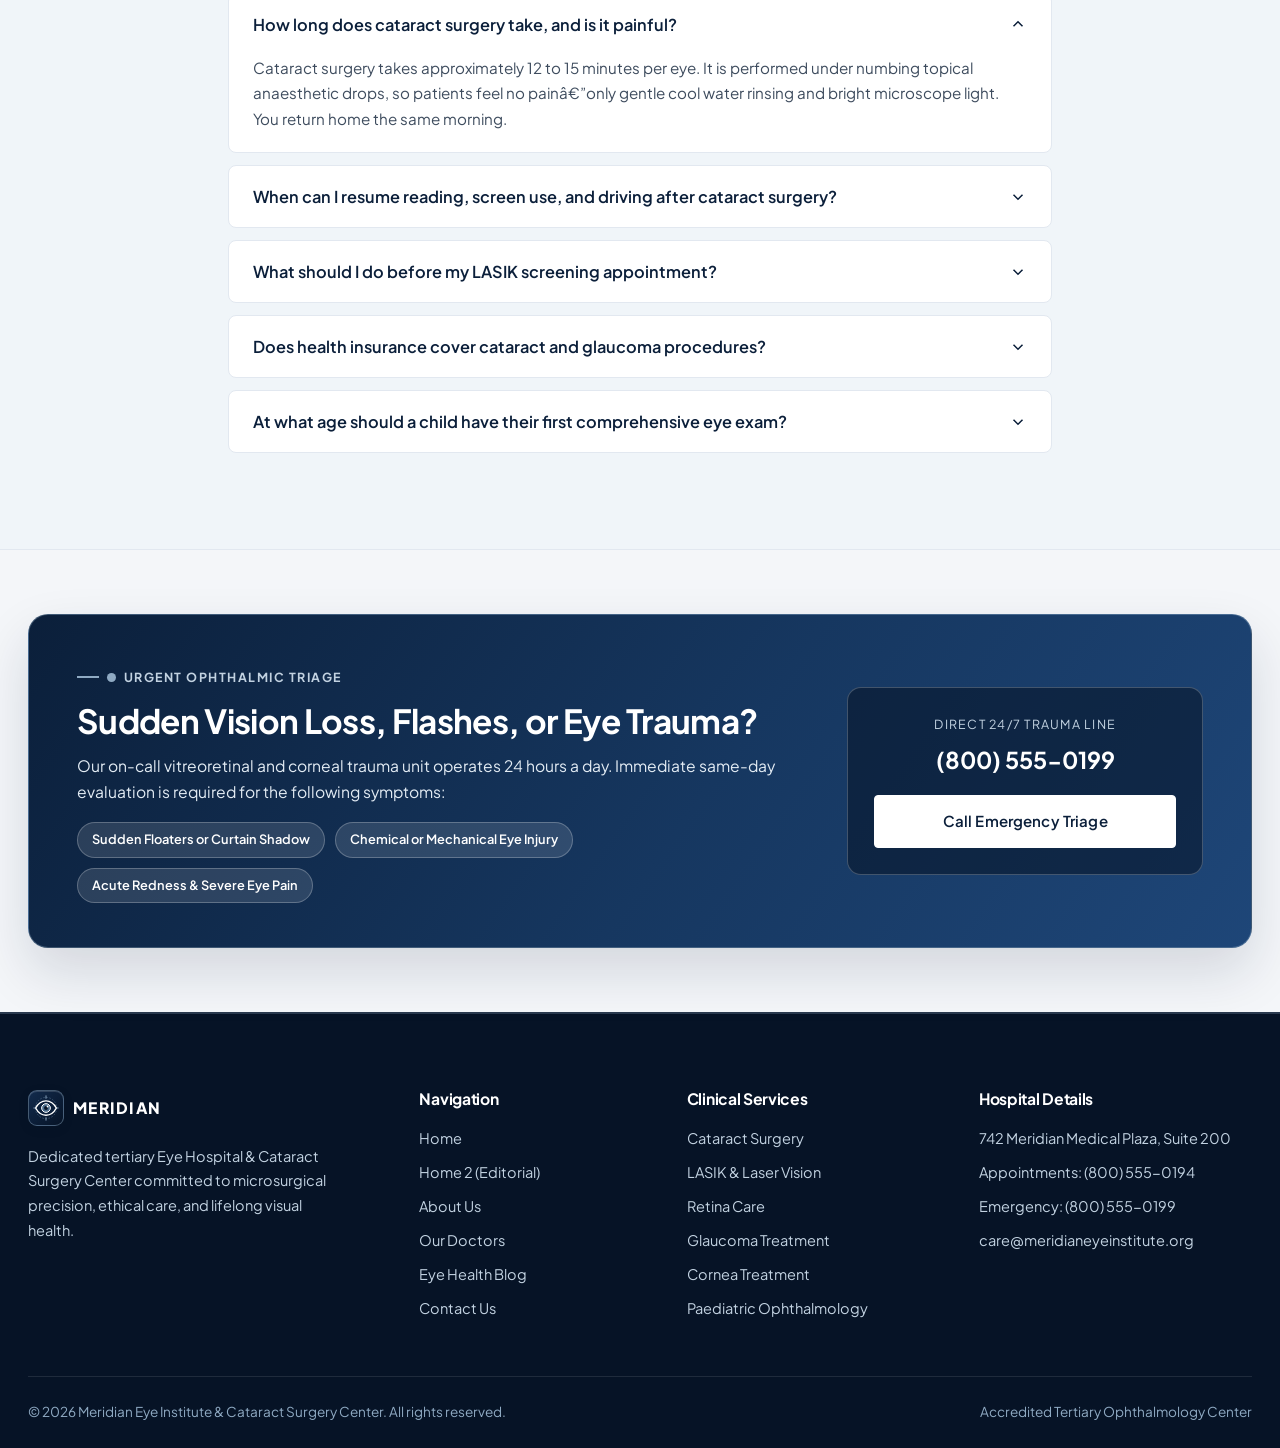
<file: contact.html>
<!DOCTYPE html>
<html lang="en">
<head>
  <meta charset="UTF-8">
  <meta name="viewport" content="width=device-width, initial-scale=1.0">
  <title>Contact Us &amp; Appointments | Meridian Eye Institute</title>
  <meta name="description" content="Contact Meridian Eye Institute & Cataract Surgery Center. Book an appointment, view OPD hours, hospital directions, Google Maps location, and patient FAQs.">
  <link rel="preconnect" href="https://fonts.googleapis.com">
  <link rel="preconnect" href="https://fonts.gstatic.com" crossorigin>
  <link href="https://fonts.googleapis.com/css2?family=Plus+Jakarta+Sans:wght@400;500;600;700&family=Source+Serif+4:wght@500;600&display=swap" rel="stylesheet">
  <link rel="icon" type="image/svg+xml" href="assets/images/favicon.svg">
  <link rel="stylesheet" href="assets/css/styles.css">
</head>
<body>

  <div class="top-bar">
    <div class="container top-bar__inner">
      <div class="top-bar__group">
        <span class="top-bar__item">742 Meridian Medical Plaza, Suite 200</span>
        <span class="top-bar__item">Monâ€“Sat: 8:00 AM â€“ 7:00 PM | 24/7 Eye Trauma Care</span>
      </div>
      <div class="top-bar__group">
        <a href="home-2.html" class="top-bar__item">Editorial Layout (Home 2)</a>
        <a href="tel:+18005550194" class="top-bar__item">Surgical Desk: (800) 555-0194</a>
      </div>
    </div>
  </div>

  <header class="site-header">
    <div class="container site-header__inner">
      <a href="index.html" class="brand-logo" aria-label="Meridian Eye Institute Home">
        <span class="brand-logo__mark">
          <svg viewBox="0 0 48 48" fill="none" xmlns="http://www.w3.org/2000/svg" aria-hidden="true">
            <circle cx="24" cy="24" r="17" stroke="#6688A8" stroke-width="1" stroke-dasharray="2.5 2.5" opacity="0.75"/>
            <path d="M24 4.5V8.5M24 39.5V43.5M4.5 24H8.5M39.5 24H43.5" stroke="#8FAAC3" stroke-width="1.5" stroke-linecap="round"/>
            <path d="M7.5 24C11.5 16.2 17.2 12.5 24 12.5C30.8 12.5 36.5 16.2 40.5 24C36.5 31.8 30.8 35.5 24 35.5C17.2 35.5 11.5 31.8 7.5 24Z" fill="#0B1F3A" stroke="#FFFFFF" stroke-width="2.2" stroke-linejoin="round"/>
            <circle cx="24" cy="24" r="7" fill="#4A6B8A" stroke="#FFFFFF" stroke-width="1.6"/>
            <circle cx="24" cy="24" r="3.1" fill="#061326"/>
            <circle cx="26.5" cy="21.5" r="1.5" fill="#FFFFFF"/>
          </svg>
        </span>
        <span class="brand-logo__text">
          <span class="brand-logo__name">MERIDIAN</span>
        </span>
      </a>

      <nav class="nav-menu" aria-label="Primary Navigation">
        <div class="nav-item"><a href="index.html" class="nav-link">Home</a></div>
        <div class="nav-item"><a href="home-2.html" class="nav-link">Home 2</a></div>
        <div class="nav-item"><a href="about.html" class="nav-link">About Us</a></div>
        <div class="nav-item">
          <a href="services.html" class="nav-link">Services <svg width="13" height="13" viewBox="0 0 24 24" fill="none" stroke="currentColor" stroke-width="2"><polyline points="6 9 12 15 18 9"/></svg></a>
          <div class="nav-dropdown">
            <a href="services.html#cataract">Cataract Surgery</a>
            <a href="services.html#lasik">LASIK &amp; Laser Vision</a>
            <a href="services.html#retina">Retina Care</a>
            <a href="services.html#glaucoma">Glaucoma Treatment</a>
            <a href="services.html#cornea">Cornea Treatment</a>
            <a href="services.html#pediatric">Paediatric Ophthalmology</a>
            <a href="services.html#comprehensive">Comprehensive Eye Exams</a>
          </div>
        </div>
        <div class="nav-item"><a href="doctors.html" class="nav-link">Doctors</a></div>
        <div class="nav-item"><a href="blog.html" class="nav-link">Blog</a></div>
        <div class="nav-item"><a href="contact.html" class="nav-link is-active">Contact Us</a></div>
      </nav>

      <div class="header-actions">
        <div class="header-util-group">
          <button type="button" class="header-util-btn" data-rtl-toggle aria-label="Toggle RTL layout" title="Toggle RTL / LTR">
            <svg width="14" height="14" viewBox="0 0 24 24" fill="none" stroke="currentColor" stroke-width="2"><path d="M17 4v16M7 4v16M3 8l4-4 4 4M21 16l-4 4-4-4"/></svg>
            <span class="rtl-label">RTL</span>
          </button>
          <button type="button" class="header-util-btn header-util-btn--icon" data-theme-toggle aria-label="Toggle color theme" title="Toggle Dark / Light Theme">
            <svg class="icon-moon" width="16" height="16" viewBox="0 0 24 24" fill="none" stroke="currentColor" stroke-width="2"><path d="M21 12.79A9 9 0 1 1 11.21 3 7 7 0 0 0 21 12.79z"/></svg>
            <svg class="icon-sun" width="16" height="16" viewBox="0 0 24 24" fill="none" stroke="currentColor" stroke-width="2"><circle cx="12" cy="12" r="5"/><line x1="12" y1="1" x2="12" y2="3"/><line x1="12" y1="21" x2="12" y2="23"/><line x1="4.22" y1="4.22" x2="5.64" y2="5.64"/><line x1="18.36" y1="18.36" x2="19.78" y2="19.78"/><line x1="1" y1="12" x2="3" y2="12"/><line x1="21" y1="12" x2="23" y2="12"/><line x1="4.22" y1="19.78" x2="5.64" y2="18.36"/><line x1="18.36" y1="5.64" x2="19.78" y2="4.22"/></svg>
          </button>
        </div>
        <button type="button" class="btn btn--primary" data-open-appointment>Book an Appointment</button>
        <button type="button" class="mobile-toggle" id="mobileToggle" aria-label="Toggle Menu" aria-expanded="false">
          <svg width="22" height="22" viewBox="0 0 24 24" fill="none" stroke="currentColor" stroke-width="2"><line x1="3" y1="6" x2="21" y2="6"/><line x1="3" y1="12" x2="21" y2="12"/><line x1="3" y1="18" x2="21" y2="18"/></svg>
        </button>
      </div>
    </div>
  </header>

  <div class="mobile-drawer" id="mobileDrawer">
    <div class="mobile-nav-list">
      <a href="index.html" class="mobile-nav-link">Home (Classic)</a>
      <a href="home-2.html" class="mobile-nav-link">Home 2 (Editorial Split)</a>
      <a href="about.html" class="mobile-nav-link">About Us</a>
      <a href="services.html" class="mobile-nav-link">Services</a>
      <a href="doctors.html" class="mobile-nav-link">Doctors</a>
      <a href="blog.html" class="mobile-nav-link">Blog</a>
      <a href="contact.html" class="mobile-nav-link">Contact Us</a>
    </div>
    <button type="button" class="btn btn--primary" style="width:100%" data-open-appointment>Book an Appointment</button>
  </div>

  <main>
    <!-- SECTION 1: Contact Banner -->
    <section class="page-banner">
      <img src="assets/images/hero-contact-reception.jpg" alt="Meridian Patient Consultation Desk" class="hero-architectural__bg">
      <div class="hero-architectural__overlay"></div>
      <div class="container">
        <div class="hero-architectural__content">
          <nav class="breadcrumb" aria-label="Breadcrumb">
            <a href="index.html">Home</a> <span>/</span> <span>Contact Us</span>
          </nav>
          <span class="eyebrow eyebrow--light">24/7 Surgical &amp; Patient Desk</span>
          <h1>Appointments, Directions &amp; <span class="serif-accent">Patient Care</span></h1>
          <p>Connect with our surgical coordinators for outpatient scheduling, insurance verification, or immediate 24/7 emergency ophthalmology triage.</p>
          <div class="hero-cta-group">
            <a href="#contactAppointmentForm" class="btn btn--white">Request Consultation</a>
            <a href="tel:+18005550194" class="btn btn--outline-light">Call (800) 555-0194</a>
          </div>
          <div class="hero-trust-strip">
            <div class="hero-trust-item"><strong>&lt; 2 Hours</strong><span>Booking Confirmation</span></div>
            <div class="hero-trust-item"><strong>Monâ€“Sat</strong><span>8:00 AM â€“ 7:00 PM OPD</span></div>
            <div class="hero-trust-item"><strong>24/7</strong><span>Emergency Eye Trauma</span></div>
          </div>
        </div>
      </div>
    </section>

    <!-- SECTION 2: 4-Channel Interactive Communication Hub -->
    <section class="section section--sm">
      <div class="container">
        <div class="contact-hub-grid">
          <div class="contact-hub-card">
            <div>
              <div class="contact-hub-card__head">
                <div class="contact-hub-icon">
                  <svg width="22" height="22" viewBox="0 0 24 24" fill="none" stroke="currentColor" stroke-width="1.8"><path d="M21 10c0 7-9 13-9 13s-9-6-9-13a9 9 0 0 1 18 0z"/><circle cx="12" cy="10" r="3"/></svg>
                </div>
                <span class="bento-pill">Main Campus</span>
              </div>
              <h3 style="font-size: 1.12rem; margin-bottom: 6px;">Hospital Address</h3>
              <p style="font-size: 0.9rem; color: var(--grey-500);">742 Meridian Medical Plaza, Suite 200, Northgate District</p>
            </div>
            <a href="https://maps.google.com/?q=742+Meridian+Medical+Plaza" target="_blank" rel="noopener noreferrer" class="contact-hub-action">
              <span>Get Directions</span> <span>&rarr;</span>
            </a>
          </div>

          <div class="contact-hub-card">
            <div>
              <div class="contact-hub-card__head">
                <div class="contact-hub-icon">
                  <svg width="22" height="22" viewBox="0 0 24 24" fill="none" stroke="currentColor" stroke-width="1.8"><path d="M22 16.92v3a2 2 0 0 1-2.18 2 19.79 19.79 0 0 1-8.63-3.07 19.5 19.5 0 0 1-6-6 19.79 19.79 0 0 1-3.07-8.67A2 2 0 0 1 4.11 2h3a2 2 0 0 1 2 1.72 12.84 12.84 0 0 0 .7 2.81 2 2 0 0 1-.45 2.11L8.09 9.91a16 16 0 0 0 6 6l1.27-1.27a2 2 0 0 1 2.11-.45 12.84 12.84 0 0 0 2.81.7A2 2 0 0 1 22 16.92z"/></svg>
                </div>
                <span class="bento-pill">Direct Line</span>
              </div>
              <h3 style="font-size: 1.12rem; margin-bottom: 6px;">Phone &amp; Emergency</h3>
              <p style="font-size: 0.9rem; color: var(--grey-500);">OPD Desk: (800) 555-0194<br>24/7 Trauma: (800) 555-0199</p>
            </div>
            <a href="tel:+18005550194" class="contact-hub-action">
              <span>Call Surgical Desk</span> <span>&rarr;</span>
            </a>
          </div>

          <div class="contact-hub-card">
            <div>
              <div class="contact-hub-card__head">
                <div class="contact-hub-icon">
                  <svg width="22" height="22" viewBox="0 0 24 24" fill="none" stroke="currentColor" stroke-width="1.8"><path d="M4 4h16c1.1 0 2 .9 2 2v12c0 1.1-.9 2-2 2H4c-1.1 0-2-.9-2-2V6c0-1.1.9-2 2-2z"/><polyline points="22,6 12,13 2,6"/></svg>
                </div>
                <span class="bento-pill">Records &amp; Care</span>
              </div>
              <h3 style="font-size: 1.12rem; margin-bottom: 6px;">Email &amp; Medical Desk</h3>
              <p style="font-size: 0.9rem; color: var(--grey-500);">care@meridianeyeinstitute.org<br>records@meridianeyeinstitute.org</p>
            </div>
            <a href="mailto:care@meridianeyeinstitute.org" class="contact-hub-action">
              <span>Send Enquiry Email</span> <span>&rarr;</span>
            </a>
          </div>

          <div class="contact-hub-card">
            <div>
              <div class="contact-hub-card__head">
                <div class="contact-hub-icon">
                  <svg width="22" height="22" viewBox="0 0 24 24" fill="none" stroke="currentColor" stroke-width="1.8"><circle cx="12" cy="12" r="10"/><polyline points="12 6 12 12 16 14"/></svg>
                </div>
                <span class="bento-pill"><span class="pulse-dot" style="margin-right:5px;"></span>Open Today</span>
              </div>
              <h3 style="font-size: 1.12rem; margin-bottom: 6px;">Consultation Hours</h3>
              <p style="font-size: 0.9rem; color: var(--grey-500);">Monâ€“Sat: 8:00 AM â€“ 7:00 PM<br>Sunday: Emergency Eye Care</p>
            </div>
            <a href="doctors.html" class="contact-hub-action">
              <span>View Specialist Timetable</span> <span>&rarr;</span>
            </a>
          </div>
        </div>
      </div>
    </section>

    <!-- SECTION 3: Working Appointment Enquiry Form + Consultation Details -->
    <section class="section section--grey">
      <div class="container">
        <div class="split-feature" style="align-items: start;">
          <div style="background: var(--white); padding: 38px; border-radius: var(--radius-lg); border: 1px solid var(--grey-200); box-shadow: var(--shadow-sm);">
            <span class="eyebrow">Appointment Enquiry</span>
            <h2 style="font-size: 1.75rem; margin-bottom: 10px;">Request a Consultation</h2>
            <p style="color: var(--grey-500); font-size: 0.94rem; margin-bottom: 24px;">Submit your preferred specialty and date. Our coordinator confirms all bookings within 2 business hours.</p>

            <form id="contactAppointmentForm" novalidate style="display:flex; flex-direction:column; gap:16px;">
              <div class="grid-2" style="gap:14px;">
                <div class="form-group">
                  <label for="contactName" class="form-label">Patient Full Name *</label>
                  <input type="text" id="contactName" class="form-control" placeholder="Full name" required>
                  <span class="form-error">Please enter the patient's full name.</span>
                </div>
                <div class="form-group">
                  <label for="contactPhone" class="form-label">Phone Number *</label>
                  <input type="tel" id="contactPhone" class="form-control" placeholder="(555) 234-5678" required>
                  <span class="form-error">Please enter a valid phone number.</span>
                </div>
              </div>

              <div class="grid-2" style="gap:14px;">
                <div class="form-group">
                  <label for="contactEmail" class="form-label">Email Address *</label>
                  <input type="email" id="contactEmail" class="form-control" placeholder="name@example.com" required>
                  <span class="form-error">Please enter a valid email address.</span>
                </div>
                <div class="form-group">
                  <label for="contactDate" class="form-label">Preferred Date *</label>
                  <input type="date" id="contactDate" class="form-control" required>
                  <span class="form-error">Please choose a preferred date.</span>
                </div>
              </div>

              <div class="grid-2" style="gap:14px;">
                <div class="form-group">
                  <label for="contactService" class="form-label">Department / Service</label>
                  <select id="contactService" class="form-control">
                    <option value="Cataract Surgery">Cataract Surgery</option>
                    <option value="LASIK & Laser Vision">LASIK &amp; Laser Vision</option>
                    <option value="Retina Care">Retina Care</option>
                    <option value="Glaucoma Treatment">Glaucoma Treatment</option>
                    <option value="Cornea Treatment">Cornea Treatment</option>
                    <option value="Paediatric Ophthalmology">Paediatric Ophthalmology</option>
                    <option value="Comprehensive Eye Exam">Comprehensive Eye Exam</option>
                  </select>
                </div>
                <div class="form-group">
                  <label for="contactDoctor" class="form-label">Preferred Ophthalmologist</label>
                  <select id="contactDoctor" class="form-control">
                    <option value="">First Available Specialist</option>
                    <option value="Dr. Alistair Vance">Dr. Alistair Vance</option>
                    <option value="Dr. Elena Rostova">Dr. Elena Rostova</option>
                    <option value="Dr. Marcus Thorne">Dr. Marcus Thorne</option>
                    <option value="Dr. Clara Lin">Dr. Clara Lin</option>
                    <option value="Dr. Julian Mercer">Dr. Julian Mercer</option>
                    <option value="Dr. Nadia Al-Mansoor">Dr. Nadia Al-Mansoor</option>
                  </select>
                </div>
              </div>

              <div class="form-group">
                <label for="contactNotes" class="form-label">Symptoms or Enquiry Details</label>
                <textarea id="contactNotes" rows="3" class="form-control" placeholder="Optional: describe vision changes, prior eye surgeries, or insurance questions"></textarea>
              </div>

              <div class="form-group">
                <label style="display:flex; align-items:flex-start; gap:10px; font-size:0.86rem; color:var(--grey-700); cursor:pointer;">
                  <input type="checkbox" required style="margin-top:4px;">
                  <span>I consent to Meridian Eye Institute contacting me regarding this consultation request.</span>
                </label>
                <span class="form-error">Please accept the consent notice to submit.</span>
              </div>

              <button type="submit" class="btn btn--primary" style="width:100%;">Submit Appointment Enquiry</button>
            </form>
            <div id="contactFormFeedback" class="form-feedback"></div>
          </div>

          <!-- Consultation Details -->
          <div>
            <span class="eyebrow">Consultation Details</span>
            <h2 class="section-title">What to Expect on Your First Visit</h2>
            <p style="color: var(--grey-700); margin-bottom: 20px;">Comprehensive eye evaluations typically take 60 to 75 minutes, allowing time for pupil dilation, optical biometry, and unhurried surgeon discussion.</p>

            <div class="numbered-list">
              <div class="numbered-card" style="background: var(--white);">
                <div class="numbered-card__idx">01</div>
                <div>
                  <h3 style="font-size:1.08rem; margin-bottom:4px;">Insurance &amp; Cashless Desk</h3>
                  <p style="font-size:0.91rem; color:var(--grey-500);">We partner with major national health insurers and Medicare plans for cataract, retina, and glaucoma surgeries.</p>
                </div>
              </div>
              <div class="numbered-card" style="background: var(--white);">
                <div class="numbered-card__idx">02</div>
                <div>
                  <h3 style="font-size:1.08rem; margin-bottom:4px;">Dilation &amp; Driving Note</h3>
                  <p style="font-size:0.91rem; color:var(--grey-500);">Dilating drops blur near vision and increase light sensitivity for 3â€“4 hours; we recommend bringing sunglasses or a companion.</p>
                </div>
              </div>
              <div class="numbered-card" style="background: var(--white);">
                <div class="numbered-card__idx">03</div>
                <div>
                  <h3 style="font-size:1.08rem; margin-bottom:4px;">Accessible Campus</h3>
                  <p style="font-size:0.91rem; color:var(--grey-500);">Dedicated patient drop-off bay, underground valet parking, and step-free elevator access to all diagnostic and OR suites.</p>
                </div>
              </div>
            </div>
          </div>
        </div>
      </div>
    </section>

    <!-- SECTION 4: Google Maps Integration Area -->
    <section class="section">
      <div class="container">
        <div class="section-header section-header--split">
          <div>
            <span class="eyebrow">Hospital Location</span>
            <h2 class="section-title">Directions to Meridian Medical Plaza</h2>
            <p class="section-subtitle">742 Meridian Medical Plaza, Suite 200 &mdash; 5 minutes from Northgate Central Station.</p>
          </div>
          <a href="https://maps.google.com/?q=742+Meridian+Medical+Plaza" target="_blank" rel="noopener noreferrer" class="btn btn--outline">Open in Google Maps &rarr;</a>
        </div>

        <div style="border: 1px solid var(--grey-200); border-radius: var(--radius-lg); overflow: hidden; box-shadow: var(--shadow-sm); background-color: var(--steel-50);">
          <iframe
            title="Meridian Eye Institute Google Maps Location"
            src="https://www.openstreetmap.org/export/embed.html?bbox=-74.015%2C40.705%2C-73.985%2C40.725&amp;layer=mapnik"
            style="width:100%; height:380px; border:0; display:block;"
            loading="lazy">
          </iframe>
          <div style="padding: 18px 24px; background: var(--white); display: flex; justify-content: space-between; align-items: center; flex-wrap: wrap; gap: 12px; border-top: 1px solid var(--grey-200);">
            <span style="font-size: 0.92rem; color: var(--grey-700);"><strong>Parking:</strong> Complimentary 2-hour patient validation at Plaza Level P1</span>
            <span style="font-size: 0.92rem; color: var(--steel-600); font-weight: 600;">Wheelchair Drop-off at Main Atrium Entrance</span>
          </div>
        </div>
      </div>
    </section>

    <!-- SECTION 5: Frequently Asked Questions -->
    <section class="section section--steel">
      <div class="container" style="max-width: 880px;">
        <div class="section-header section-header--center">
          <span class="eyebrow">Patient Guidance</span>
          <h2 class="section-title">Frequently Asked Questions</h2>
        </div>

        <div class="accordion">
          <div class="accordion-item is-open">
            <button type="button" class="accordion-trigger">
              <span>How long does cataract surgery take, and is it painful?</span>
              <svg width="18" height="18" viewBox="0 0 24 24" fill="none" stroke="currentColor" stroke-width="2"><polyline points="6 9 12 15 18 9"/></svg>
            </button>
            <div class="accordion-content">
              Cataract surgery takes approximately 12 to 15 minutes per eye. It is performed under numbing topical anaesthetic drops, so patients feel no painâ€”only gentle cool water rinsing and bright microscope light. You return home the same morning.
            </div>
          </div>

          <div class="accordion-item">
            <button type="button" class="accordion-trigger">
              <span>When can I resume reading, screen use, and driving after cataract surgery?</span>
              <svg width="18" height="18" viewBox="0 0 24 24" fill="none" stroke="currentColor" stroke-width="2"><polyline points="6 9 12 15 18 9"/></svg>
            </button>
            <div class="accordion-content">
              Most patients read and use screens comfortably within 24 hours. Driving is permitted once your ophthalmologist confirms your visual acuity meets legal driving standards at your 24-hour or 1-week follow-up.
            </div>
          </div>

          <div class="accordion-item">
            <button type="button" class="accordion-trigger">
              <span>What should I do before my LASIK screening appointment?</span>
              <svg width="18" height="18" viewBox="0 0 24 24" fill="none" stroke="currentColor" stroke-width="2"><polyline points="6 9 12 15 18 9"/></svg>
            </button>
            <div class="accordion-content">
              Discontinue soft contact lenses for at least 7 days (and rigid gas-permeable lenses for 3 weeks) prior to your Pentacam corneal topography scan so your cornea rests in its natural shape.
            </div>
          </div>

          <div class="accordion-item">
            <button type="button" class="accordion-trigger">
              <span>Does health insurance cover cataract and glaucoma procedures?</span>
              <svg width="18" height="18" viewBox="0 0 24 24" fill="none" stroke="currentColor" stroke-width="2"><polyline points="6 9 12 15 18 9"/></svg>
            </button>
            <div class="accordion-content">
              Yes. Standard monofocal cataract surgery, glaucoma laser/MIGS procedures, and medically necessary vitreoretinal treatments are covered by most major health insurers. Premium Toric or Trifocal IOL upgrades may involve an out-of-pocket lens differential, which our coordinator itemizes transparently upfront.
            </div>
          </div>

          <div class="accordion-item">
            <button type="button" class="accordion-trigger">
              <span>At what age should a child have their first comprehensive eye exam?</span>
              <svg width="18" height="18" viewBox="0 0 24 24" fill="none" stroke="currentColor" stroke-width="2"><polyline points="6 9 12 15 18 9"/></svg>
            </button>
            <div class="accordion-content">
              We recommend an initial paediatric screening at age 3, before starting primary school at age 5, and earlier if you notice eye turning (squint), squinting at distant objects, or a family history of childhood amblyopia.
            </div>
          </div>
        </div>
      </div>
    </section>

    <!-- SECTION 6: 24/7 Emergency Eye Care Protocol Card -->
    <section class="emergency-banner-section">
      <div class="container">
        <div class="emergency-triage-card">
          <div>
            <span class="eyebrow eyebrow--light"><span class="pulse-dot"></span> Urgent Ophthalmic Triage</span>
            <h2>Sudden Vision Loss, Flashes, or Eye Trauma?</h2>
            <p style="color: #E3ECF4; font-size: 0.98rem;">Our on-call vitreoretinal and corneal trauma unit operates 24 hours a day. Immediate same-day evaluation is required for the following symptoms:</p>
            <div class="emergency-symptom-pills">
              <span class="emergency-symptom-pill">Sudden Floaters or Curtain Shadow</span>
              <span class="emergency-symptom-pill">Chemical or Mechanical Eye Injury</span>
              <span class="emergency-symptom-pill">Acute Redness &amp; Severe Eye Pain</span>
            </div>
          </div>
          <div class="emergency-triage-cta">
            <span style="display:block; font-size:0.78rem; text-transform:uppercase; letter-spacing:0.1em; color:#C2D2E1; margin-bottom:6px;">Direct 24/7 Trauma Line</span>
            <strong style="display:block; font-size:1.45rem; color:#FFFFFF; margin-bottom:16px;">(800) 555-0199</strong>
            <a href="tel:+18005550199" class="btn btn--white" style="width:100%;">Call Emergency Triage</a>
          </div>
        </div>
      </div>
    </section>
  </main>

  <footer class="site-footer">
    <div class="container">
      <div class="footer-grid">
        <div>
          <a href="index.html" class="brand-logo" style="margin-bottom: 18px;">
            <span class="brand-logo__mark">
          <svg viewBox="0 0 48 48" fill="none" xmlns="http://www.w3.org/2000/svg" aria-hidden="true">
            <circle cx="24" cy="24" r="17" stroke="#6688A8" stroke-width="1" stroke-dasharray="2.5 2.5" opacity="0.75"/>
            <path d="M24 4.5V8.5M24 39.5V43.5M4.5 24H8.5M39.5 24H43.5" stroke="#8FAAC3" stroke-width="1.5" stroke-linecap="round"/>
            <path d="M7.5 24C11.5 16.2 17.2 12.5 24 12.5C30.8 12.5 36.5 16.2 40.5 24C36.5 31.8 30.8 35.5 24 35.5C17.2 35.5 11.5 31.8 7.5 24Z" fill="#0B1F3A" stroke="#FFFFFF" stroke-width="2.2" stroke-linejoin="round"/>
            <circle cx="24" cy="24" r="7" fill="#4A6B8A" stroke="#FFFFFF" stroke-width="1.6"/>
            <circle cx="24" cy="24" r="3.1" fill="#061326"/>
            <circle cx="26.5" cy="21.5" r="1.5" fill="#FFFFFF"/>
          </svg>
        </span>
            <span class="brand-logo__text">
              <span class="brand-logo__name" style="color: var(--white);">MERIDIAN</span>
            </span>
          </a>
          <p style="font-size: 0.91rem; line-height: 1.7; max-width: 320px;">Dedicated tertiary Eye Hospital &amp; Cataract Surgery Center committed to microsurgical precision, ethical care, and lifelong visual health.</p>
        </div>
        <div>
          <h4 class="footer-heading">Navigation</h4>
          <ul class="footer-links">
            <li><a href="index.html">Home</a></li>
            <li><a href="home-2.html">Home 2 (Editorial)</a></li>
            <li><a href="about.html">About Us</a></li>
            <li><a href="doctors.html">Our Doctors</a></li>
            <li><a href="blog.html">Eye Health Blog</a></li>
            <li><a href="contact.html">Contact Us</a></li>
          </ul>
        </div>
        <div>
          <h4 class="footer-heading">Clinical Services</h4>
          <ul class="footer-links">
            <li><a href="services.html#cataract">Cataract Surgery</a></li>
            <li><a href="services.html#lasik">LASIK &amp; Laser Vision</a></li>
            <li><a href="services.html#retina">Retina Care</a></li>
            <li><a href="services.html#glaucoma">Glaucoma Treatment</a></li>
            <li><a href="services.html#cornea">Cornea Treatment</a></li>
            <li><a href="services.html#pediatric">Paediatric Ophthalmology</a></li>
          </ul>
        </div>
        <div>
          <h4 class="footer-heading">Hospital Details</h4>
          <ul class="footer-links">
            <li>742 Meridian Medical Plaza, Suite 200</li>
            <li>Appointments: (800) 555-0194</li>
            <li>Emergency: (800) 555-0199</li>
            <li>care@meridianeyeinstitute.org</li>
          </ul>
        </div>
      </div>
      <div class="footer-bottom">
        <span>&copy; 2026 Meridian Eye Institute &amp; Cataract Surgery Center. All rights reserved.</span>
        <span>Accredited Tertiary Ophthalmology Center</span>
      </div>
    </div>
  </footer>

  <!-- Global Appointment Modal -->
  <div class="modal-backdrop" id="appointmentModal" role="dialog" aria-modal="true" aria-labelledby="modalTitle">
    <div class="modal-dialog">
      <button type="button" class="modal-close" data-close-modal aria-label="Close modal">&times;</button>
      <span class="eyebrow">Patient Scheduling</span>
      <h2 id="modalTitle" style="font-size: 1.65rem; margin-bottom: 8px;">Book an Ophthalmology Consultation</h2>
      <p style="color: var(--grey-500); font-size: 0.94rem; margin-bottom: 24px;">Complete your details below and our surgical coordinator will confirm your slot.</p>
      <form id="modalAppointmentForm" novalidate style="display:flex; flex-direction:column; gap:16px;">
        <div class="grid-2" style="gap:14px;">
          <div class="form-group"><label for="modalName" class="form-label">Patient Full Name *</label><input type="text" id="modalName" class="form-control" required><span class="form-error">Please enter the patient's full name.</span></div>
          <div class="form-group"><label for="modalPhone" class="form-label">Phone Number *</label><input type="tel" id="modalPhone" class="form-control" required><span class="form-error">Please enter a valid phone number.</span></div>
        </div>
        <div class="grid-2" style="gap:14px;">
          <div class="form-group"><label for="modalEmail" class="form-label">Email Address *</label><input type="email" id="modalEmail" class="form-control" required><span class="form-error">Please enter a valid email address.</span></div>
          <div class="form-group"><label for="modalDate" class="form-label">Preferred Date *</label><input type="date" id="modalDate" class="form-control" required><span class="form-error">Please choose a preferred date.</span></div>
        </div>
        <div class="grid-2" style="gap:14px;">
          <div class="form-group"><label for="modalService" class="form-label">Specialty / Procedure</label><select id="modalService" class="form-control"><option value="Cataract Surgery">Cataract Surgery</option><option value="LASIK & Laser Vision">LASIK &amp; Laser Vision</option><option value="Retina Care">Retina Care</option><option value="Glaucoma Treatment">Glaucoma Treatment</option><option value="Cornea Treatment">Cornea Treatment</option><option value="Paediatric Ophthalmology">Paediatric Ophthalmology</option><option value="Comprehensive Eye Exam">Comprehensive Eye Exam</option></select></div>
          <div class="form-group"><label for="modalDoctor" class="form-label">Preferred Ophthalmologist</label><select id="modalDoctor" class="form-control"><option value="">First Available Specialist</option><option value="Dr. Alistair Vance">Dr. Alistair Vance</option><option value="Dr. Elena Rostova">Dr. Elena Rostova</option><option value="Dr. Marcus Thorne">Dr. Marcus Thorne</option><option value="Dr. Clara Lin">Dr. Clara Lin</option></select></div>
        </div>
        <button type="submit" class="btn btn--primary" style="width:100%; margin-top:6px;">Confirm Appointment Request</button>
      </form>
      <div id="modalFormFeedback" class="form-feedback"></div>
    </div>
  </div>

  <script src="assets/js/main.js"></script>
</body>
</html>
</file>
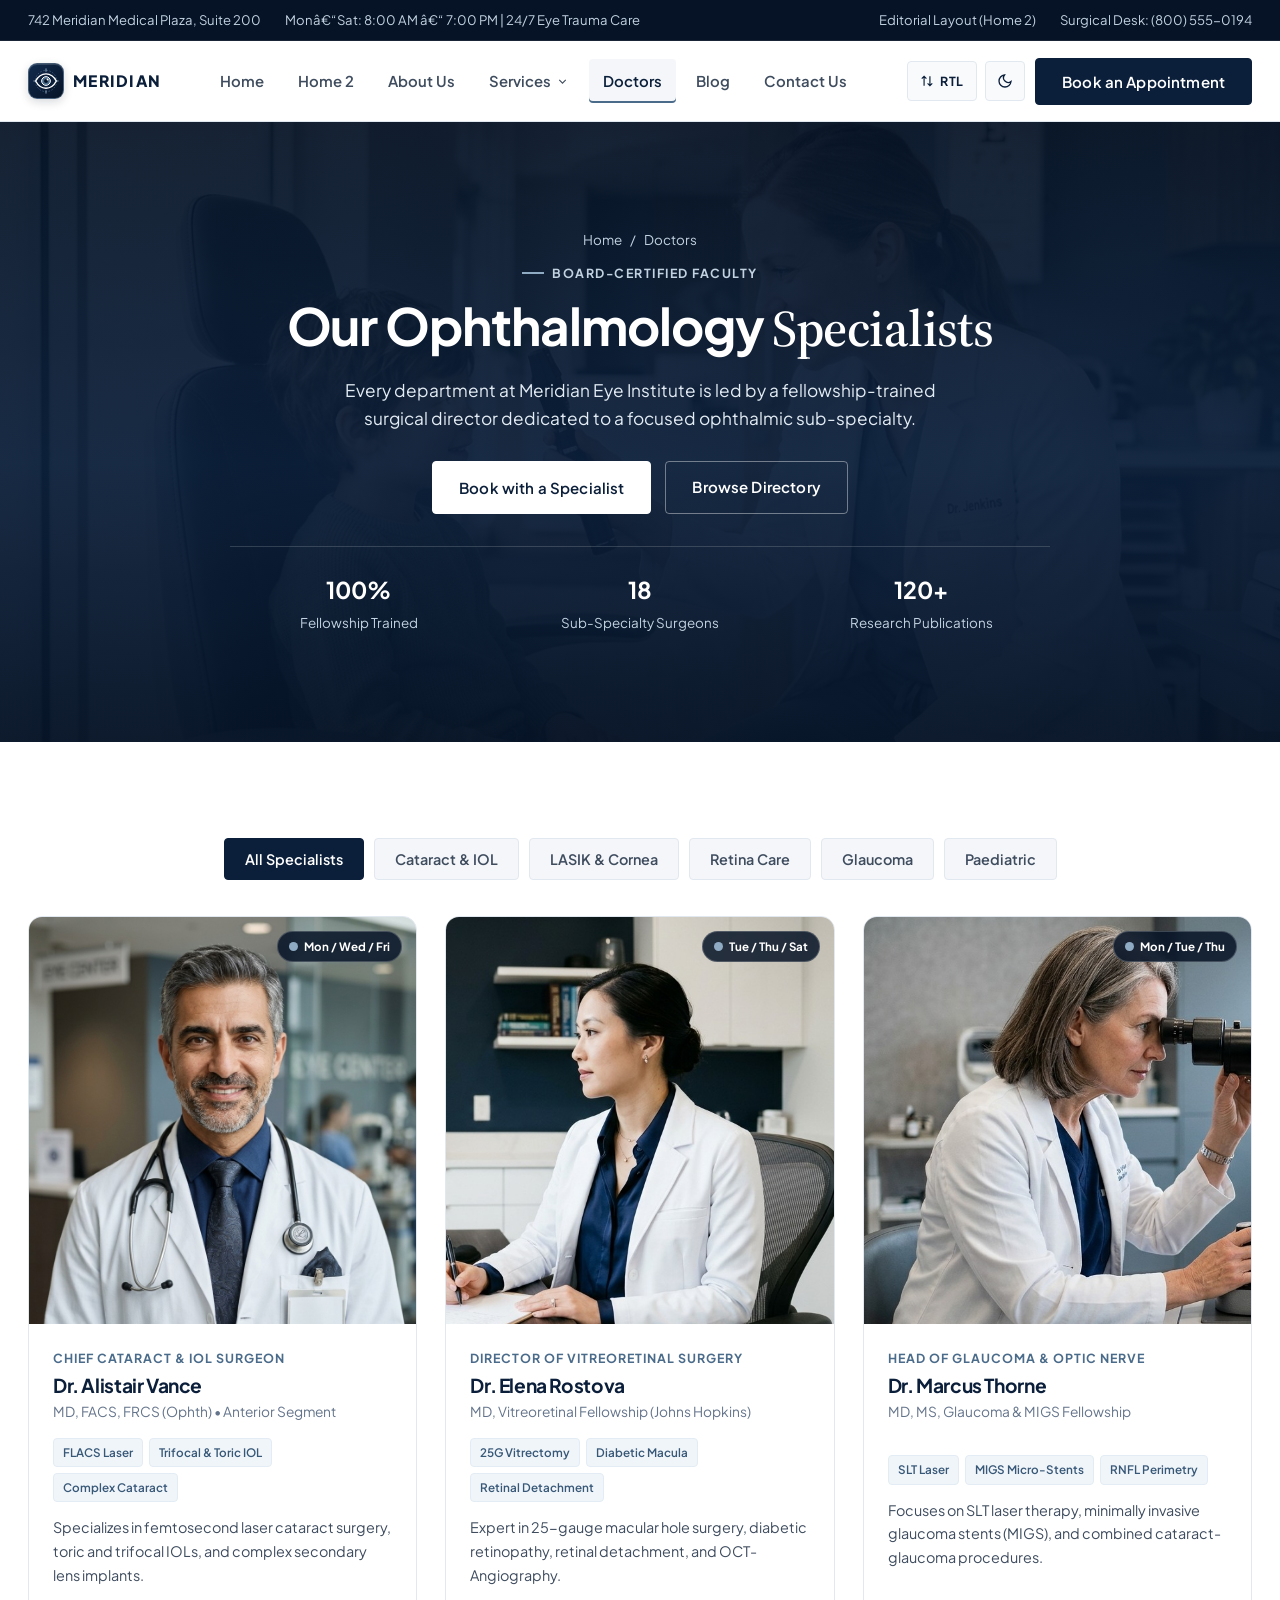
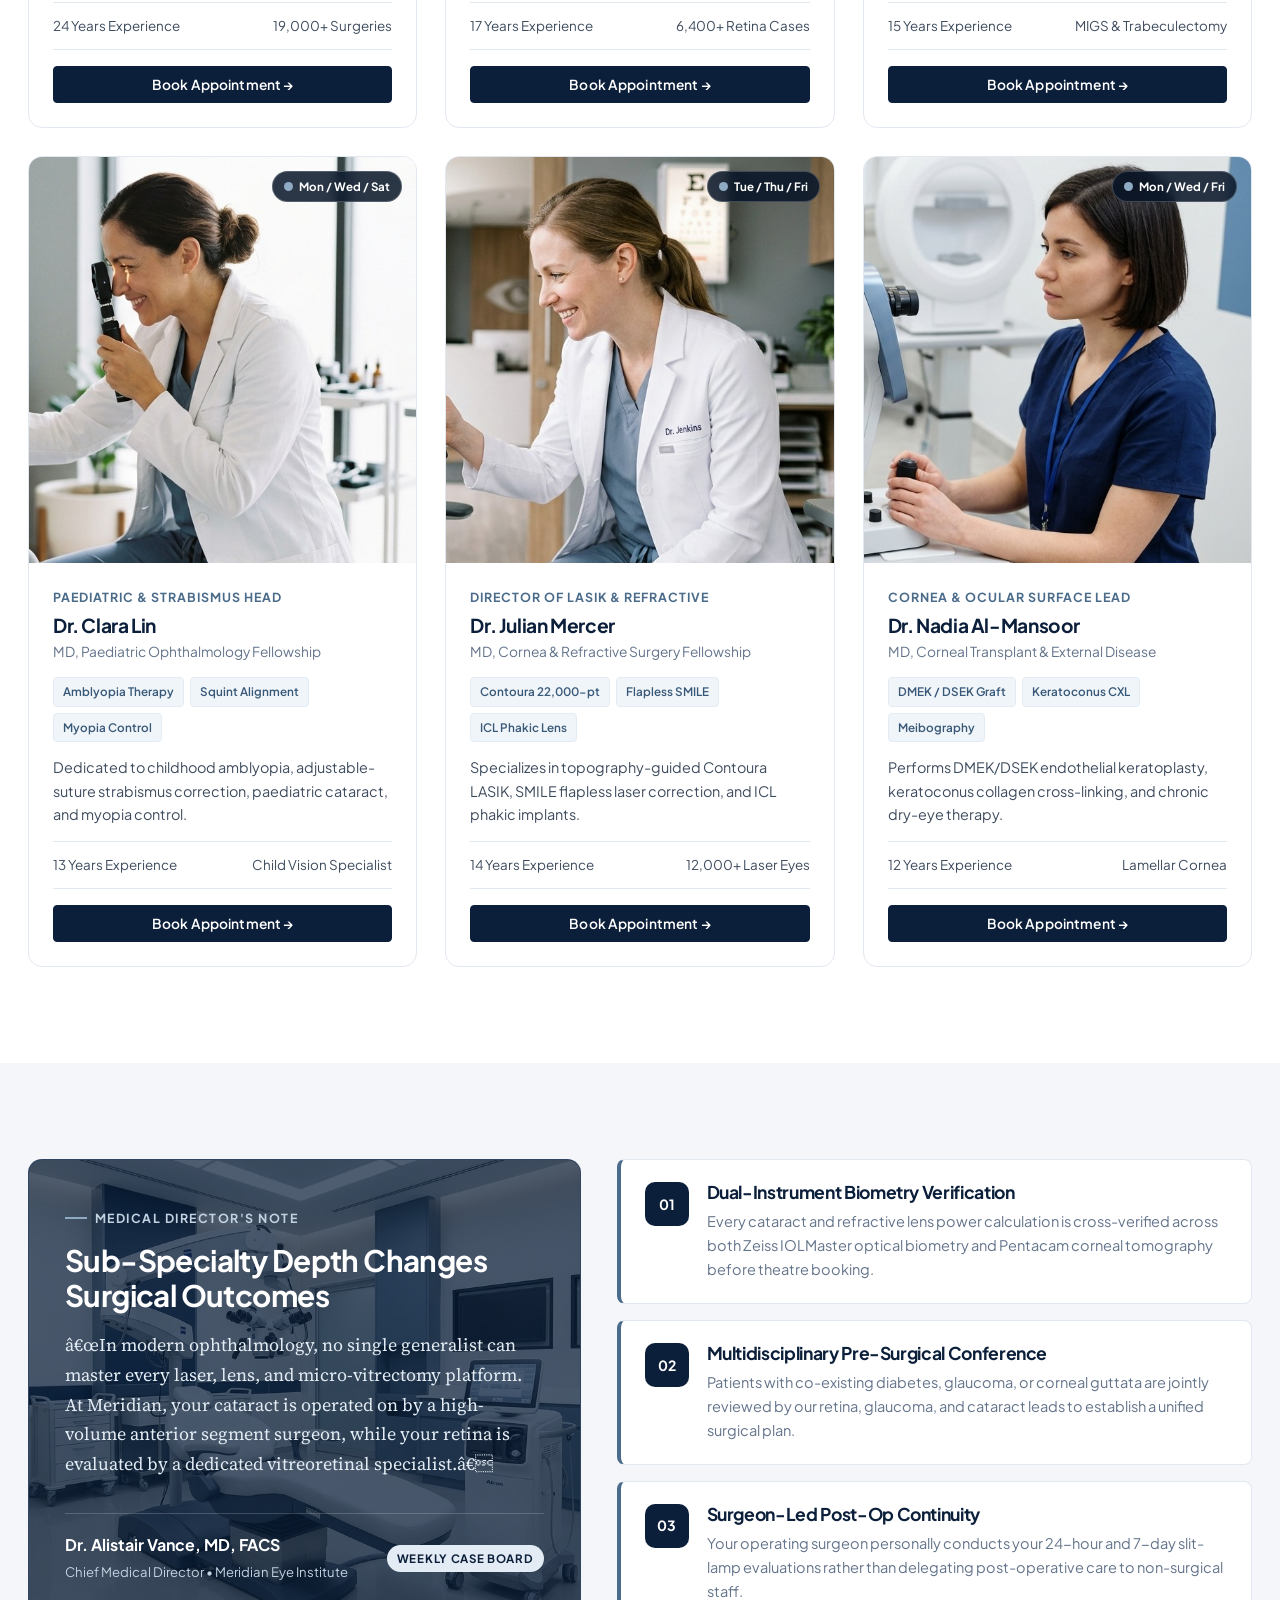
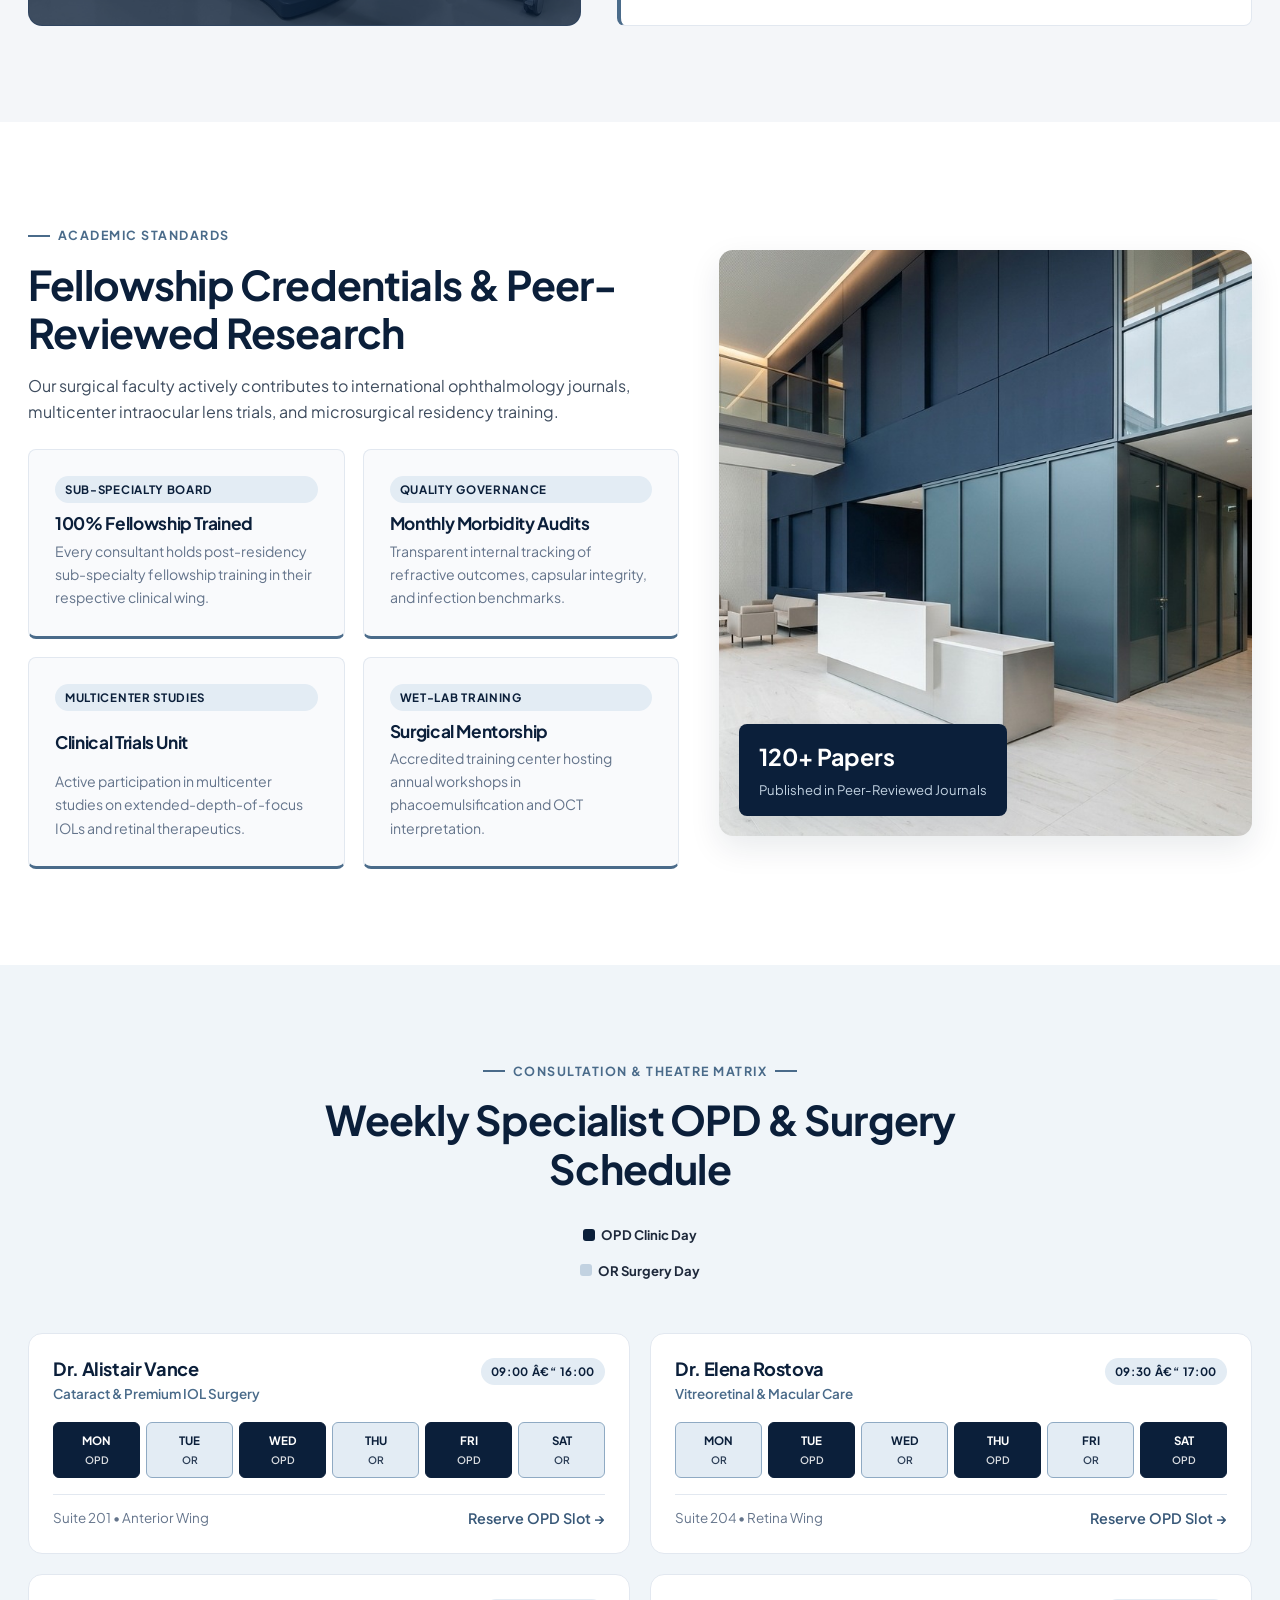
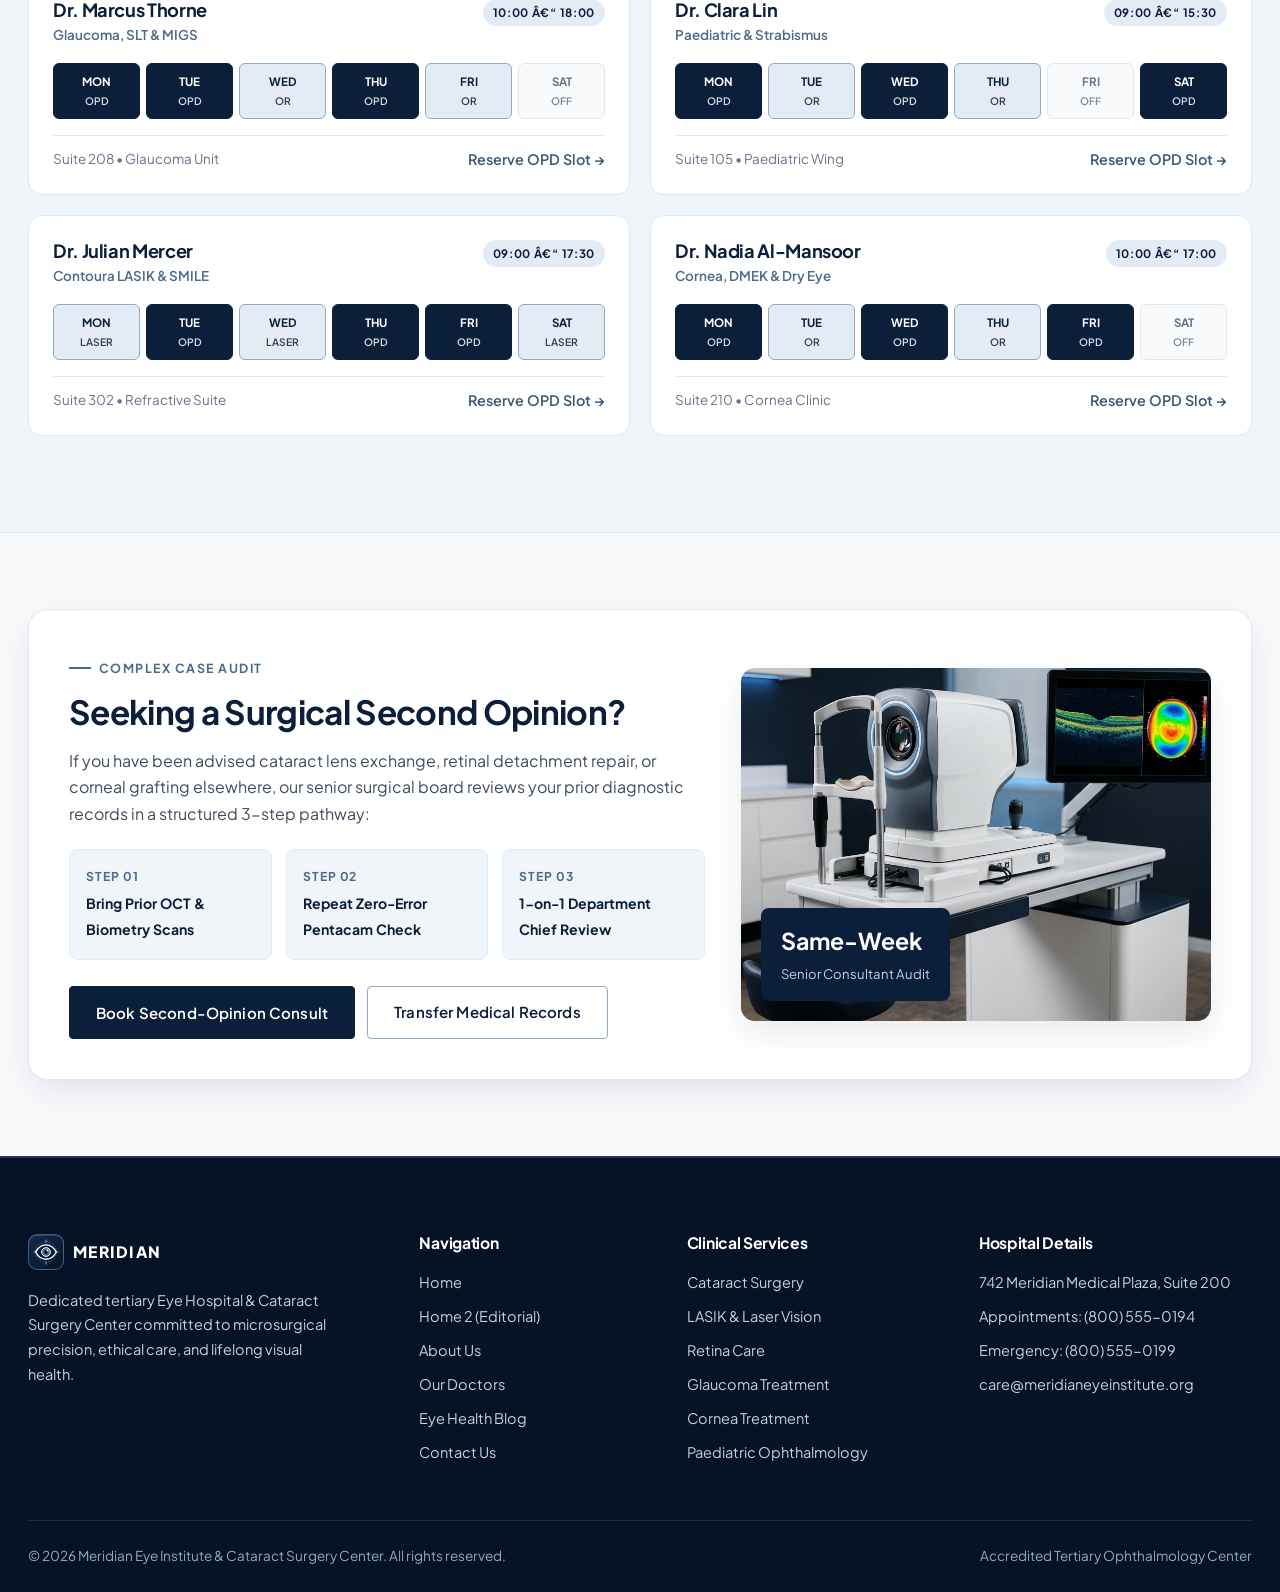
<file: doctors.html>
<!DOCTYPE html>
<html lang="en">
<head>
  <meta charset="UTF-8">
  <meta name="viewport" content="width=device-width, initial-scale=1.0">
  <title>Our Ophthalmologists | Meridian Eye Institute &amp; Cataract Surgery Center</title>
  <meta name="description" content="Meet our board-certified ophthalmologists specializing in Cataract Surgery, LASIK, Vitreoretinal Care, Glaucoma, Cornea, and Paediatric Ophthalmology.">
  <link rel="preconnect" href="https://fonts.googleapis.com">
  <link rel="preconnect" href="https://fonts.gstatic.com" crossorigin>
  <link href="https://fonts.googleapis.com/css2?family=Plus+Jakarta+Sans:wght@400;500;600;700&family=Source+Serif+4:wght@500;600&display=swap" rel="stylesheet">
  <link rel="icon" type="image/svg+xml" href="assets/images/favicon.svg">
  <link rel="stylesheet" href="assets/css/styles.css">
</head>
<body>

  <div class="top-bar">
    <div class="container top-bar__inner">
      <div class="top-bar__group">
        <span class="top-bar__item">742 Meridian Medical Plaza, Suite 200</span>
        <span class="top-bar__item">Monâ€“Sat: 8:00 AM â€“ 7:00 PM | 24/7 Eye Trauma Care</span>
      </div>
      <div class="top-bar__group">
        <a href="home-2.html" class="top-bar__item">Editorial Layout (Home 2)</a>
        <a href="tel:+18005550194" class="top-bar__item">Surgical Desk: (800) 555-0194</a>
      </div>
    </div>
  </div>

  <header class="site-header">
    <div class="container site-header__inner">
      <a href="index.html" class="brand-logo" aria-label="Meridian Eye Institute Home">
        <span class="brand-logo__mark">
          <svg viewBox="0 0 48 48" fill="none" xmlns="http://www.w3.org/2000/svg" aria-hidden="true">
            <circle cx="24" cy="24" r="17" stroke="#6688A8" stroke-width="1" stroke-dasharray="2.5 2.5" opacity="0.75"/>
            <path d="M24 4.5V8.5M24 39.5V43.5M4.5 24H8.5M39.5 24H43.5" stroke="#8FAAC3" stroke-width="1.5" stroke-linecap="round"/>
            <path d="M7.5 24C11.5 16.2 17.2 12.5 24 12.5C30.8 12.5 36.5 16.2 40.5 24C36.5 31.8 30.8 35.5 24 35.5C17.2 35.5 11.5 31.8 7.5 24Z" fill="#0B1F3A" stroke="#FFFFFF" stroke-width="2.2" stroke-linejoin="round"/>
            <circle cx="24" cy="24" r="7" fill="#4A6B8A" stroke="#FFFFFF" stroke-width="1.6"/>
            <circle cx="24" cy="24" r="3.1" fill="#061326"/>
            <circle cx="26.5" cy="21.5" r="1.5" fill="#FFFFFF"/>
          </svg>
        </span>
        <span class="brand-logo__text">
          <span class="brand-logo__name">MERIDIAN</span>
        </span>
      </a>

      <nav class="nav-menu" aria-label="Primary Navigation">
        <div class="nav-item"><a href="index.html" class="nav-link">Home</a></div>
        <div class="nav-item"><a href="home-2.html" class="nav-link">Home 2</a></div>
        <div class="nav-item"><a href="about.html" class="nav-link">About Us</a></div>
        <div class="nav-item">
          <a href="services.html" class="nav-link">Services <svg width="13" height="13" viewBox="0 0 24 24" fill="none" stroke="currentColor" stroke-width="2"><polyline points="6 9 12 15 18 9"/></svg></a>
          <div class="nav-dropdown">
            <a href="services.html#cataract">Cataract Surgery</a>
            <a href="services.html#lasik">LASIK &amp; Laser Vision</a>
            <a href="services.html#retina">Retina Care</a>
            <a href="services.html#glaucoma">Glaucoma Treatment</a>
            <a href="services.html#cornea">Cornea Treatment</a>
            <a href="services.html#pediatric">Paediatric Ophthalmology</a>
            <a href="services.html#comprehensive">Comprehensive Eye Exams</a>
          </div>
        </div>
        <div class="nav-item"><a href="doctors.html" class="nav-link is-active">Doctors</a></div>
        <div class="nav-item"><a href="blog.html" class="nav-link">Blog</a></div>
        <div class="nav-item"><a href="contact.html" class="nav-link">Contact Us</a></div>
      </nav>

      <div class="header-actions">
        <div class="header-util-group">
          <button type="button" class="header-util-btn" data-rtl-toggle aria-label="Toggle RTL layout" title="Toggle RTL / LTR">
            <svg width="14" height="14" viewBox="0 0 24 24" fill="none" stroke="currentColor" stroke-width="2"><path d="M17 4v16M7 4v16M3 8l4-4 4 4M21 16l-4 4-4-4"/></svg>
            <span class="rtl-label">RTL</span>
          </button>
          <button type="button" class="header-util-btn header-util-btn--icon" data-theme-toggle aria-label="Toggle color theme" title="Toggle Dark / Light Theme">
            <svg class="icon-moon" width="16" height="16" viewBox="0 0 24 24" fill="none" stroke="currentColor" stroke-width="2"><path d="M21 12.79A9 9 0 1 1 11.21 3 7 7 0 0 0 21 12.79z"/></svg>
            <svg class="icon-sun" width="16" height="16" viewBox="0 0 24 24" fill="none" stroke="currentColor" stroke-width="2"><circle cx="12" cy="12" r="5"/><line x1="12" y1="1" x2="12" y2="3"/><line x1="12" y1="21" x2="12" y2="23"/><line x1="4.22" y1="4.22" x2="5.64" y2="5.64"/><line x1="18.36" y1="18.36" x2="19.78" y2="19.78"/><line x1="1" y1="12" x2="3" y2="12"/><line x1="21" y1="12" x2="23" y2="12"/><line x1="4.22" y1="19.78" x2="5.64" y2="18.36"/><line x1="18.36" y1="5.64" x2="19.78" y2="4.22"/></svg>
          </button>
        </div>
        <button type="button" class="btn btn--primary" data-open-appointment>Book an Appointment</button>
        <button type="button" class="mobile-toggle" id="mobileToggle" aria-label="Toggle Menu" aria-expanded="false">
          <svg width="22" height="22" viewBox="0 0 24 24" fill="none" stroke="currentColor" stroke-width="2"><line x1="3" y1="6" x2="21" y2="6"/><line x1="3" y1="12" x2="21" y2="12"/><line x1="3" y1="18" x2="21" y2="18"/></svg>
        </button>
      </div>
    </div>
  </header>

  <div class="mobile-drawer" id="mobileDrawer">
    <div class="mobile-nav-list">
      <a href="index.html" class="mobile-nav-link">Home (Classic)</a>
      <a href="home-2.html" class="mobile-nav-link">Home 2 (Editorial Split)</a>
      <a href="about.html" class="mobile-nav-link">About Us</a>
      <a href="services.html" class="mobile-nav-link">Services</a>
      <a href="doctors.html" class="mobile-nav-link">Doctors</a>
      <a href="blog.html" class="mobile-nav-link">Blog</a>
      <a href="contact.html" class="mobile-nav-link">Contact Us</a>
    </div>
    <button type="button" class="btn btn--primary" style="width:100%" data-open-appointment>Book an Appointment</button>
  </div>

  <main>
    <!-- SECTION 1: Doctors Banner -->
    <section class="page-banner">
      <img src="assets/images/hero-doctors-clinic.jpg" alt="Meridian Ophthalmology Faculty" class="hero-architectural__bg">
      <div class="hero-architectural__overlay"></div>
      <div class="container">
        <div class="hero-architectural__content">
          <nav class="breadcrumb" aria-label="Breadcrumb">
            <a href="index.html">Home</a> <span>/</span> <span>Doctors</span>
          </nav>
          <span class="eyebrow eyebrow--light">Board-Certified Faculty</span>
          <h1>Our Ophthalmology <span class="serif-accent">Specialists</span></h1>
          <p>Every department at Meridian Eye Institute is led by a fellowship-trained surgical director dedicated to a focused ophthalmic sub-specialty.</p>
          <div class="hero-cta-group">
            <button type="button" class="btn btn--white" data-open-appointment>Book with a Specialist</button>
            <a href="#doctorsGrid" class="btn btn--outline-light">Browse Directory</a>
          </div>
          <div class="hero-trust-strip">
            <div class="hero-trust-item"><strong>100%</strong><span>Fellowship Trained</span></div>
            <div class="hero-trust-item"><strong>18</strong><span>Sub-Specialty Surgeons</span></div>
            <div class="hero-trust-item"><strong>120+</strong><span>Research Publications</span></div>
          </div>
        </div>
      </div>
    </section>

    <!-- SECTION 2: Interactive Department Filter & Specialist Grid -->
    <section class="section">
      <div class="container">
        <div class="tab-list" id="doctorFilters" style="margin-bottom: 36px;">
          <button type="button" class="tab-btn tab-btn--light is-active" data-filter="all">All Specialists</button>
          <button type="button" class="tab-btn tab-btn--light" data-filter="cataract">Cataract &amp; IOL</button>
          <button type="button" class="tab-btn tab-btn--light" data-filter="lasik">LASIK &amp; Cornea</button>
          <button type="button" class="tab-btn tab-btn--light" data-filter="retina">Retina Care</button>
          <button type="button" class="tab-btn tab-btn--light" data-filter="glaucoma">Glaucoma</button>
          <button type="button" class="tab-btn tab-btn--light" data-filter="pediatric">Paediatric</button>
        </div>

        <div class="grid-3" id="doctorsGrid">
          <article class="doctor-card" data-dept="cataract">
            <div class="doctor-card__img">
              <img src="assets/images/doc-vance-main.jpg" alt="Dr. Alistair Vance">
              <span class="doctor-status-pill"><span class="pulse-dot"></span> Mon / Wed / Fri</span>
            </div>
            <div class="doctor-card__body">
              <span class="doctor-card__role">Chief Cataract &amp; IOL Surgeon</span>
              <h2 class="doctor-card__name">Dr. Alistair Vance</h2>
              <p class="doctor-card__qual">MD, FACS, FRCS (Ophth) &bull; Anterior Segment</p>
              <div class="specialist-card-tags">
                <span class="specialist-tag">FLACS Laser</span>
                <span class="specialist-tag">Trifocal &amp; Toric IOL</span>
                <span class="specialist-tag">Complex Cataract</span>
              </div>
              <p style="font-size: 0.9rem; color: var(--grey-700); margin-bottom: 14px;">Specializes in femtosecond laser cataract surgery, toric and trifocal IOLs, and complex secondary lens implants.</p>
              <div class="doctor-card__meta">
                <span>24 Years Experience</span>
                <span>19,000+ Surgeries</span>
              </div>
              <button type="button" class="btn btn--primary btn--sm" data-open-appointment data-doctor="Dr. Alistair Vance" data-service="Cataract Surgery">Book Appointment &rarr;</button>
            </div>
          </article>

          <article class="doctor-card" data-dept="retina">
            <div class="doctor-card__img">
              <img src="assets/images/doc-rostova-main.jpg" alt="Dr. Elena Rostova" style="object-position: right top;">
              <span class="doctor-status-pill"><span class="pulse-dot"></span> Tue / Thu / Sat</span>
            </div>
            <div class="doctor-card__body">
              <span class="doctor-card__role">Director of Vitreoretinal Surgery</span>
              <h2 class="doctor-card__name">Dr. Elena Rostova</h2>
              <p class="doctor-card__qual">MD, Vitreoretinal Fellowship (Johns Hopkins)</p>
              <div class="specialist-card-tags">
                <span class="specialist-tag">25G Vitrectomy</span>
                <span class="specialist-tag">Diabetic Macula</span>
                <span class="specialist-tag">Retinal Detachment</span>
              </div>
              <p style="font-size: 0.9rem; color: var(--grey-700); margin-bottom: 14px;">Expert in 25-gauge macular hole surgery, diabetic retinopathy, retinal detachment, and OCT-Angiography.</p>
              <div class="doctor-card__meta">
                <span>17 Years Experience</span>
                <span>6,400+ Retina Cases</span>
              </div>
              <button type="button" class="btn btn--primary btn--sm" data-open-appointment data-doctor="Dr. Elena Rostova" data-service="Retina Care">Book Appointment &rarr;</button>
            </div>
          </article>

          <article class="doctor-card" data-dept="glaucoma">
            <div class="doctor-card__img">
              <img src="assets/images/doc-thorne-main.jpg" alt="Dr. Marcus Thorne">
              <span class="doctor-status-pill"><span class="pulse-dot"></span> Mon / Tue / Thu</span>
            </div>
            <div class="doctor-card__body">
              <span class="doctor-card__role">Head of Glaucoma &amp; Optic Nerve</span>
              <h2 class="doctor-card__name">Dr. Marcus Thorne</h2>
              <p class="doctor-card__qual">MD, MS, Glaucoma &amp; MIGS Fellowship</p>
              <div class="specialist-card-tags">
                <span class="specialist-tag">SLT Laser</span>
                <span class="specialist-tag">MIGS Micro-Stents</span>
                <span class="specialist-tag">RNFL Perimetry</span>
              </div>
              <p style="font-size: 0.9rem; color: var(--grey-700); margin-bottom: 14px;">Focuses on SLT laser therapy, minimally invasive glaucoma stents (MIGS), and combined cataract-glaucoma procedures.</p>
              <div class="doctor-card__meta">
                <span>15 Years Experience</span>
                <span>MIGS &amp; Trabeculectomy</span>
              </div>
              <button type="button" class="btn btn--primary btn--sm" data-open-appointment data-doctor="Dr. Marcus Thorne" data-service="Glaucoma Treatment">Book Appointment &rarr;</button>
            </div>
          </article>

          <article class="doctor-card" data-dept="pediatric">
            <div class="doctor-card__img">
              <img src="assets/images/doc-lin-main.jpg" alt="Dr. Clara Lin">
              <span class="doctor-status-pill"><span class="pulse-dot"></span> Mon / Wed / Sat</span>
            </div>
            <div class="doctor-card__body">
              <span class="doctor-card__role">Paediatric &amp; Strabismus Head</span>
              <h2 class="doctor-card__name">Dr. Clara Lin</h2>
              <p class="doctor-card__qual">MD, Paediatric Ophthalmology Fellowship</p>
              <div class="specialist-card-tags">
                <span class="specialist-tag">Amblyopia Therapy</span>
                <span class="specialist-tag">Squint Alignment</span>
                <span class="specialist-tag">Myopia Control</span>
              </div>
              <p style="font-size: 0.9rem; color: var(--grey-700); margin-bottom: 14px;">Dedicated to childhood amblyopia, adjustable-suture strabismus correction, paediatric cataract, and myopia control.</p>
              <div class="doctor-card__meta">
                <span>13 Years Experience</span>
                <span>Child Vision Specialist</span>
              </div>
              <button type="button" class="btn btn--primary btn--sm" data-open-appointment data-doctor="Dr. Clara Lin" data-service="Paediatric Ophthalmology">Book Appointment &rarr;</button>
            </div>
          </article>

          <article class="doctor-card" data-dept="lasik">
            <div class="doctor-card__img">
              <img src="assets/images/doc-mercer-main.jpg" alt="Dr. Julian Mercer">
              <span class="doctor-status-pill"><span class="pulse-dot"></span> Tue / Thu / Fri</span>
            </div>
            <div class="doctor-card__body">
              <span class="doctor-card__role">Director of LASIK &amp; Refractive</span>
              <h2 class="doctor-card__name">Dr. Julian Mercer</h2>
              <p class="doctor-card__qual">MD, Cornea &amp; Refractive Surgery Fellowship</p>
              <div class="specialist-card-tags">
                <span class="specialist-tag">Contoura 22,000-pt</span>
                <span class="specialist-tag">Flapless SMILE</span>
                <span class="specialist-tag">ICL Phakic Lens</span>
              </div>
              <p style="font-size: 0.9rem; color: var(--grey-700); margin-bottom: 14px;">Specializes in topography-guided Contoura LASIK, SMILE flapless laser correction, and ICL phakic implants.</p>
              <div class="doctor-card__meta">
                <span>14 Years Experience</span>
                <span>12,000+ Laser Eyes</span>
              </div>
              <button type="button" class="btn btn--primary btn--sm" data-open-appointment data-doctor="Dr. Julian Mercer" data-service="LASIK & Laser Vision">Book Appointment &rarr;</button>
            </div>
          </article>

          <article class="doctor-card" data-dept="lasik">
            <div class="doctor-card__img">
              <img src="assets/images/doc-mansoor-main.jpg" alt="Dr. Nadia Al-Mansoor">
              <span class="doctor-status-pill"><span class="pulse-dot"></span> Mon / Wed / Fri</span>
            </div>
            <div class="doctor-card__body">
              <span class="doctor-card__role">Cornea &amp; Ocular Surface Lead</span>
              <h2 class="doctor-card__name">Dr. Nadia Al-Mansoor</h2>
              <p class="doctor-card__qual">MD, Corneal Transplant &amp; External Disease</p>
              <div class="specialist-card-tags">
                <span class="specialist-tag">DMEK / DSEK Graft</span>
                <span class="specialist-tag">Keratoconus CXL</span>
                <span class="specialist-tag">Meibography</span>
              </div>
              <p style="font-size: 0.9rem; color: var(--grey-700); margin-bottom: 14px;">Performs DMEK/DSEK endothelial keratoplasty, keratoconus collagen cross-linking, and chronic dry-eye therapy.</p>
              <div class="doctor-card__meta">
                <span>12 Years Experience</span>
                <span>Lamellar Cornea</span>
              </div>
              <button type="button" class="btn btn--primary btn--sm" data-open-appointment data-doctor="Dr. Nadia Al-Mansoor" data-service="Cornea Treatment">Book Appointment &rarr;</button>
            </div>
          </article>
        </div>
      </div>
    </section>

    <!-- SECTION 3: Multidisciplinary Clinical Governance & Surgical Philosophy -->
    <section class="section section--grey">
      <div class="container">
        <div class="governance-showcase">
          <div class="governance-quote-panel">
            <img src="assets/images/doctors-governance-or.jpg" alt="Meridian Sterile Cataract Operating Suite" class="governance-quote-panel__bg">
            <div class="governance-quote-panel__content">
              <span class="eyebrow eyebrow--light">Medical Director's Note</span>
              <h2 style="color: #FFFFFF; font-size: 1.85rem; margin-bottom: 18px;">Sub-Specialty Depth Changes Surgical Outcomes</h2>
              <p style="font-family: var(--font-serif); font-size: 1.12rem; color: #E3ECF4; line-height: 1.65; margin-bottom: 24px;">â€œIn modern ophthalmology, no single generalist can master every laser, lens, and micro-vitrectomy platform. At Meridian, your cataract is operated on by a high-volume anterior segment surgeon, while your retina is evaluated by a dedicated vitreoretinal specialist.â€</p>
            </div>
            <div class="governance-quote-panel__content" style="padding-top: 18px; border-top: 1px solid rgba(255,255,255,0.18); display: flex; justify-content: space-between; align-items: center;">
              <div>
                <strong style="display: block; color: #FFFFFF;">Dr. Alistair Vance, MD, FACS</strong>
                <span style="font-size: 0.82rem; color: #C2D2E1;">Chief Medical Director &bull; Meridian Eye Institute</span>
              </div>
              <span class="bento-pill">Weekly Case Board</span>
            </div>
          </div>

          <div class="governance-steps">
            <div class="governance-step-card">
              <div class="governance-step-icon">01</div>
              <div>
                <h3 style="font-size: 1.1rem; margin-bottom: 6px;">Dual-Instrument Biometry Verification</h3>
                <p style="font-size: 0.91rem; color: var(--grey-500);">Every cataract and refractive lens power calculation is cross-verified across both Zeiss IOLMaster optical biometry and Pentacam corneal tomography before theatre booking.</p>
              </div>
            </div>

            <div class="governance-step-card">
              <div class="governance-step-icon">02</div>
              <div>
                <h3 style="font-size: 1.1rem; margin-bottom: 6px;">Multidisciplinary Pre-Surgical Conference</h3>
                <p style="font-size: 0.91rem; color: var(--grey-500);">Patients with co-existing diabetes, glaucoma, or corneal guttata are jointly reviewed by our retina, glaucoma, and cataract leads to establish a unified surgical plan.</p>
              </div>
            </div>

            <div class="governance-step-card">
              <div class="governance-step-icon">03</div>
              <div>
                <h3 style="font-size: 1.1rem; margin-bottom: 6px;">Surgeon-Led Post-Op Continuity</h3>
                <p style="font-size: 0.91rem; color: var(--grey-500);">Your operating surgeon personally conducts your 24-hour and 7-day slit-lamp evaluations rather than delegating post-operative care to non-surgical staff.</p>
              </div>
            </div>
          </div>
        </div>
      </div>
    </section>

    <!-- SECTION 4: Fellowship & Academic Pedigree Split Showcase -->
    <section class="section">
      <div class="container">
        <div class="academic-showcase">
          <div>
            <span class="eyebrow">Academic Standards</span>
            <h2 class="section-title">Fellowship Credentials &amp; Peer-Reviewed Research</h2>
            <p style="color: var(--grey-700); margin-bottom: 24px;">Our surgical faculty actively contributes to international ophthalmology journals, multicenter intraocular lens trials, and microsurgical residency training.</p>
            <div class="academic-grid-2x2">
              <div class="academic-tile">
                <span class="bento-pill" style="margin-bottom: 10px; display: inline-block;">Sub-Specialty Board</span>
                <h3 style="font-size: 1.08rem; margin-bottom: 6px;">100% Fellowship Trained</h3>
                <p style="color: var(--grey-500); font-size: 0.88rem;">Every consultant holds post-residency sub-specialty fellowship training in their respective clinical wing.</p>
              </div>
              <div class="academic-tile">
                <span class="bento-pill" style="margin-bottom: 10px; display: inline-block;">Quality Governance</span>
                <h3 style="font-size: 1.08rem; margin-bottom: 6px;">Monthly Morbidity Audits</h3>
                <p style="color: var(--grey-500); font-size: 0.88rem;">Transparent internal tracking of refractive outcomes, capsular integrity, and infection benchmarks.</p>
              </div>
              <div class="academic-tile">
                <span class="bento-pill" style="margin-bottom: 10px; display: inline-block;">Multicenter Studies</span>
                <h3 style="font-size: 1.08rem; margin-bottom: 6px;">Clinical Trials Unit</h3>
                <p style="color: var(--grey-500); font-size: 0.88rem;">Active participation in multicenter studies on extended-depth-of-focus IOLs and retinal therapeutics.</p>
              </div>
              <div class="academic-tile">
                <span class="bento-pill" style="margin-bottom: 10px; display: inline-block;">Wet-Lab Training</span>
                <h3 style="font-size: 1.08rem; margin-bottom: 6px;">Surgical Mentorship</h3>
                <p style="color: var(--grey-500); font-size: 0.88rem;">Accredited training center hosting annual workshops in phacoemulsification and OCT interpretation.</p>
              </div>
            </div>
          </div>
          <div class="split-feature__media">
            <img src="assets/images/doctors-academic-atrium.jpg" alt="Meridian Academic Ophthalmology Center" style="aspect-ratio: 4/4.4;">
            <div class="media-badge">
              <strong>120+ Papers</strong>
              <span>Published in Peer-Reviewed Journals</span>
            </div>
          </div>
        </div>
      </div>
    </section>

    <!-- SECTION 5: Interactive Visual Specialist OPD & Surgery Timetable -->
    <section class="section section--steel">
      <div class="container">
        <div class="section-header section-header--split">
          <div>
            <span class="eyebrow">Consultation &amp; Theatre Matrix</span>
            <h2 class="section-title">Weekly Specialist OPD &amp; Surgery Schedule</h2>
          </div>
          <div style="display:flex; gap:14px; align-items:center; font-size:0.82rem; font-weight:700;">
            <span style="display:inline-flex; align-items:center; gap:6px;"><span style="width:12px; height:12px; border-radius:3px; background:var(--navy-900); display:inline-block;"></span> OPD Clinic Day</span>
            <span style="display:inline-flex; align-items:center; gap:6px;"><span style="width:12px; height:12px; border-radius:3px; background:var(--steel-200); display:inline-block;"></span> OR Surgery Day</span>
          </div>
        </div>

        <div class="timetable-grid">
          <div class="timetable-card">
            <div class="timetable-card__top">
              <div>
                <h3 style="font-size: 1.14rem;">Dr. Alistair Vance</h3>
                <span style="font-size: 0.84rem; color: var(--steel-500); font-weight: 600;">Cataract &amp; Premium IOL Surgery</span>
              </div>
              <span class="bento-pill">09:00 â€“ 16:00</span>
            </div>
            <div class="day-pills-row">
              <div class="day-pill day-pill--opd">MON<span>OPD</span></div>
              <div class="day-pill day-pill--or">TUE<span>OR</span></div>
              <div class="day-pill day-pill--opd">WED<span>OPD</span></div>
              <div class="day-pill day-pill--or">THU<span>OR</span></div>
              <div class="day-pill day-pill--opd">FRI<span>OPD</span></div>
              <div class="day-pill day-pill--or">SAT<span>OR</span></div>
            </div>
            <div class="timetable-card__footer">
              <span style="color: var(--grey-500);">Suite 201 &bull; Anterior Wing</span>
              <button type="button" class="text-link" data-open-appointment data-doctor="Dr. Alistair Vance">Reserve OPD Slot &rarr;</button>
            </div>
          </div>

          <div class="timetable-card">
            <div class="timetable-card__top">
              <div>
                <h3 style="font-size: 1.14rem;">Dr. Elena Rostova</h3>
                <span style="font-size: 0.84rem; color: var(--steel-500); font-weight: 600;">Vitreoretinal &amp; Macular Care</span>
              </div>
              <span class="bento-pill">09:30 â€“ 17:00</span>
            </div>
            <div class="day-pills-row">
              <div class="day-pill day-pill--or">MON<span>OR</span></div>
              <div class="day-pill day-pill--opd">TUE<span>OPD</span></div>
              <div class="day-pill day-pill--or">WED<span>OR</span></div>
              <div class="day-pill day-pill--opd">THU<span>OPD</span></div>
              <div class="day-pill day-pill--or">FRI<span>OR</span></div>
              <div class="day-pill day-pill--opd">SAT<span>OPD</span></div>
            </div>
            <div class="timetable-card__footer">
              <span style="color: var(--grey-500);">Suite 204 &bull; Retina Wing</span>
              <button type="button" class="text-link" data-open-appointment data-doctor="Dr. Elena Rostova">Reserve OPD Slot &rarr;</button>
            </div>
          </div>

          <div class="timetable-card">
            <div class="timetable-card__top">
              <div>
                <h3 style="font-size: 1.14rem;">Dr. Marcus Thorne</h3>
                <span style="font-size: 0.84rem; color: var(--steel-500); font-weight: 600;">Glaucoma, SLT &amp; MIGS</span>
              </div>
              <span class="bento-pill">10:00 â€“ 18:00</span>
            </div>
            <div class="day-pills-row">
              <div class="day-pill day-pill--opd">MON<span>OPD</span></div>
              <div class="day-pill day-pill--opd">TUE<span>OPD</span></div>
              <div class="day-pill day-pill--or">WED<span>OR</span></div>
              <div class="day-pill day-pill--opd">THU<span>OPD</span></div>
              <div class="day-pill day-pill--or">FRI<span>OR</span></div>
              <div class="day-pill">SAT<span>OFF</span></div>
            </div>
            <div class="timetable-card__footer">
              <span style="color: var(--grey-500);">Suite 208 &bull; Glaucoma Unit</span>
              <button type="button" class="text-link" data-open-appointment data-doctor="Dr. Marcus Thorne">Reserve OPD Slot &rarr;</button>
            </div>
          </div>

          <div class="timetable-card">
            <div class="timetable-card__top">
              <div>
                <h3 style="font-size: 1.14rem;">Dr. Clara Lin</h3>
                <span style="font-size: 0.84rem; color: var(--steel-500); font-weight: 600;">Paediatric &amp; Strabismus</span>
              </div>
              <span class="bento-pill">09:00 â€“ 15:30</span>
            </div>
            <div class="day-pills-row">
              <div class="day-pill day-pill--opd">MON<span>OPD</span></div>
              <div class="day-pill day-pill--or">TUE<span>OR</span></div>
              <div class="day-pill day-pill--opd">WED<span>OPD</span></div>
              <div class="day-pill day-pill--or">THU<span>OR</span></div>
              <div class="day-pill">FRI<span>OFF</span></div>
              <div class="day-pill day-pill--opd">SAT<span>OPD</span></div>
            </div>
            <div class="timetable-card__footer">
              <span style="color: var(--grey-500);">Suite 105 &bull; Paediatric Wing</span>
              <button type="button" class="text-link" data-open-appointment data-doctor="Dr. Clara Lin">Reserve OPD Slot &rarr;</button>
            </div>
          </div>

          <div class="timetable-card">
            <div class="timetable-card__top">
              <div>
                <h3 style="font-size: 1.14rem;">Dr. Julian Mercer</h3>
                <span style="font-size: 0.84rem; color: var(--steel-500); font-weight: 600;">Contoura LASIK &amp; SMILE</span>
              </div>
              <span class="bento-pill">09:00 â€“ 17:30</span>
            </div>
            <div class="day-pills-row">
              <div class="day-pill day-pill--or">MON<span>LASER</span></div>
              <div class="day-pill day-pill--opd">TUE<span>OPD</span></div>
              <div class="day-pill day-pill--or">WED<span>LASER</span></div>
              <div class="day-pill day-pill--opd">THU<span>OPD</span></div>
              <div class="day-pill day-pill--opd">FRI<span>OPD</span></div>
              <div class="day-pill day-pill--or">SAT<span>LASER</span></div>
            </div>
            <div class="timetable-card__footer">
              <span style="color: var(--grey-500);">Suite 302 &bull; Refractive Suite</span>
              <button type="button" class="text-link" data-open-appointment data-doctor="Dr. Julian Mercer">Reserve OPD Slot &rarr;</button>
            </div>
          </div>

          <div class="timetable-card">
            <div class="timetable-card__top">
              <div>
                <h3 style="font-size: 1.14rem;">Dr. Nadia Al-Mansoor</h3>
                <span style="font-size: 0.84rem; color: var(--steel-500); font-weight: 600;">Cornea, DMEK &amp; Dry Eye</span>
              </div>
              <span class="bento-pill">10:00 â€“ 17:00</span>
            </div>
            <div class="day-pills-row">
              <div class="day-pill day-pill--opd">MON<span>OPD</span></div>
              <div class="day-pill day-pill--or">TUE<span>OR</span></div>
              <div class="day-pill day-pill--opd">WED<span>OPD</span></div>
              <div class="day-pill day-pill--or">THU<span>OR</span></div>
              <div class="day-pill day-pill--opd">FRI<span>OPD</span></div>
              <div class="day-pill">SAT<span>OFF</span></div>
            </div>
            <div class="timetable-card__footer">
              <span style="color: var(--grey-500);">Suite 210 &bull; Cornea Clinic</span>
              <button type="button" class="text-link" data-open-appointment data-doctor="Dr. Nadia Al-Mansoor">Reserve OPD Slot &rarr;</button>
            </div>
          </div>
        </div>
      </div>
    </section>

    <!-- SECTION 6: Unique 3-Step Second-Opinion & Diagnostic Transfer Portal -->
    <section class="second-opinion-section">
      <div class="container">
        <div class="second-opinion-portal">
          <div>
            <span class="eyebrow">Complex Case Audit</span>
            <h2 class="section-title" style="font-size: clamp(1.65rem, 2.6vw, 2.25rem);">Seeking a Surgical Second Opinion?</h2>
            <p style="color: var(--grey-700);">If you have been advised cataract lens exchange, retinal detachment repair, or corneal grafting elsewhere, our senior surgical board reviews your prior diagnostic records in a structured 3-step pathway:</p>
            <div class="so-pathway">
              <div class="so-step">
                <strong>Step 01</strong>
                <span>Bring Prior OCT &amp; Biometry Scans</span>
              </div>
              <div class="so-step">
                <strong>Step 02</strong>
                <span>Repeat Zero-Error Pentacam Check</span>
              </div>
              <div class="so-step">
                <strong>Step 03</strong>
                <span>1-on-1 Department Chief Review</span>
              </div>
            </div>
            <div style="display:flex; flex-wrap:wrap; gap:12px;">
              <button type="button" class="btn btn--primary" data-open-appointment>Book Second-Opinion Consult</button>
              <a href="contact.html" class="btn btn--outline">Transfer Medical Records</a>
            </div>
          </div>
          <div class="split-feature__media">
            <img src="assets/images/doctors-second-opinion.jpg" alt="Second Opinion OCT and Biometry Audit">
            <div class="media-badge">
              <strong>Same-Week</strong>
              <span>Senior Consultant Audit</span>
            </div>
          </div>
        </div>
      </div>
    </section>
  </main>

  <footer class="site-footer">
    <div class="container">
      <div class="footer-grid">
        <div>
          <a href="index.html" class="brand-logo" style="margin-bottom: 18px;">
            <span class="brand-logo__mark">
          <svg viewBox="0 0 48 48" fill="none" xmlns="http://www.w3.org/2000/svg" aria-hidden="true">
            <circle cx="24" cy="24" r="17" stroke="#6688A8" stroke-width="1" stroke-dasharray="2.5 2.5" opacity="0.75"/>
            <path d="M24 4.5V8.5M24 39.5V43.5M4.5 24H8.5M39.5 24H43.5" stroke="#8FAAC3" stroke-width="1.5" stroke-linecap="round"/>
            <path d="M7.5 24C11.5 16.2 17.2 12.5 24 12.5C30.8 12.5 36.5 16.2 40.5 24C36.5 31.8 30.8 35.5 24 35.5C17.2 35.5 11.5 31.8 7.5 24Z" fill="#0B1F3A" stroke="#FFFFFF" stroke-width="2.2" stroke-linejoin="round"/>
            <circle cx="24" cy="24" r="7" fill="#4A6B8A" stroke="#FFFFFF" stroke-width="1.6"/>
            <circle cx="24" cy="24" r="3.1" fill="#061326"/>
            <circle cx="26.5" cy="21.5" r="1.5" fill="#FFFFFF"/>
          </svg>
        </span>
            <span class="brand-logo__text">
              <span class="brand-logo__name" style="color: var(--white);">MERIDIAN</span>
            </span>
          </a>
          <p style="font-size: 0.91rem; line-height: 1.7; max-width: 320px;">Dedicated tertiary Eye Hospital &amp; Cataract Surgery Center committed to microsurgical precision, ethical care, and lifelong visual health.</p>
        </div>
        <div>
          <h4 class="footer-heading">Navigation</h4>
          <ul class="footer-links">
            <li><a href="index.html">Home</a></li>
            <li><a href="home-2.html">Home 2 (Editorial)</a></li>
            <li><a href="about.html">About Us</a></li>
            <li><a href="doctors.html">Our Doctors</a></li>
            <li><a href="blog.html">Eye Health Blog</a></li>
            <li><a href="contact.html">Contact Us</a></li>
          </ul>
        </div>
        <div>
          <h4 class="footer-heading">Clinical Services</h4>
          <ul class="footer-links">
            <li><a href="services.html#cataract">Cataract Surgery</a></li>
            <li><a href="services.html#lasik">LASIK &amp; Laser Vision</a></li>
            <li><a href="services.html#retina">Retina Care</a></li>
            <li><a href="services.html#glaucoma">Glaucoma Treatment</a></li>
            <li><a href="services.html#cornea">Cornea Treatment</a></li>
            <li><a href="services.html#pediatric">Paediatric Ophthalmology</a></li>
          </ul>
        </div>
        <div>
          <h4 class="footer-heading">Hospital Details</h4>
          <ul class="footer-links">
            <li>742 Meridian Medical Plaza, Suite 200</li>
            <li>Appointments: (800) 555-0194</li>
            <li>Emergency: (800) 555-0199</li>
            <li>care@meridianeyeinstitute.org</li>
          </ul>
        </div>
      </div>
      <div class="footer-bottom">
        <span>&copy; 2026 Meridian Eye Institute &amp; Cataract Surgery Center. All rights reserved.</span>
        <span>Accredited Tertiary Ophthalmology Center</span>
      </div>
    </div>
  </footer>

  <!-- Global Appointment Modal -->
  <div class="modal-backdrop" id="appointmentModal" role="dialog" aria-modal="true" aria-labelledby="modalTitle">
    <div class="modal-dialog">
      <button type="button" class="modal-close" data-close-modal aria-label="Close modal">&times;</button>
      <span class="eyebrow">Patient Scheduling</span>
      <h2 id="modalTitle" style="font-size: 1.65rem; margin-bottom: 8px;">Book an Ophthalmology Consultation</h2>
      <p style="color: var(--grey-500); font-size: 0.94rem; margin-bottom: 24px;">Complete your details below and our surgical coordinator will confirm your slot.</p>
      <form id="modalAppointmentForm" novalidate style="display:flex; flex-direction:column; gap:16px;">
        <div class="grid-2" style="gap:14px;">
          <div class="form-group"><label for="modalName" class="form-label">Patient Full Name *</label><input type="text" id="modalName" class="form-control" required><span class="form-error">Please enter the patient's full name.</span></div>
          <div class="form-group"><label for="modalPhone" class="form-label">Phone Number *</label><input type="tel" id="modalPhone" class="form-control" required><span class="form-error">Please enter a valid phone number.</span></div>
        </div>
        <div class="grid-2" style="gap:14px;">
          <div class="form-group"><label for="modalEmail" class="form-label">Email Address *</label><input type="email" id="modalEmail" class="form-control" required><span class="form-error">Please enter a valid email address.</span></div>
          <div class="form-group"><label for="modalDate" class="form-label">Preferred Date *</label><input type="date" id="modalDate" class="form-control" required><span class="form-error">Please choose a preferred date.</span></div>
        </div>
        <div class="grid-2" style="gap:14px;">
          <div class="form-group"><label for="modalService" class="form-label">Specialty / Procedure</label><select id="modalService" class="form-control"><option value="Cataract Surgery">Cataract Surgery</option><option value="LASIK & Laser Vision">LASIK &amp; Laser Vision</option><option value="Retina Care">Retina Care</option><option value="Glaucoma Treatment">Glaucoma Treatment</option><option value="Cornea Treatment">Cornea Treatment</option><option value="Paediatric Ophthalmology">Paediatric Ophthalmology</option><option value="Comprehensive Eye Exam">Comprehensive Eye Exam</option></select></div>
          <div class="form-group"><label for="modalDoctor" class="form-label">Preferred Ophthalmologist</label><select id="modalDoctor" class="form-control"><option value="">First Available Specialist</option><option value="Dr. Alistair Vance">Dr. Alistair Vance</option><option value="Dr. Elena Rostova">Dr. Elena Rostova</option><option value="Dr. Marcus Thorne">Dr. Marcus Thorne</option><option value="Dr. Clara Lin">Dr. Clara Lin</option><option value="Dr. Julian Mercer">Dr. Julian Mercer</option><option value="Dr. Nadia Al-Mansoor">Dr. Nadia Al-Mansoor</option></select></div>
        </div>
        <button type="submit" class="btn btn--primary" style="width:100%; margin-top:6px;">Confirm Appointment Request</button>
      </form>
      <div id="modalFormFeedback" class="form-feedback"></div>
    </div>
  </div>

  <script src="assets/js/main.js"></script>
</body>
</html>
</file>
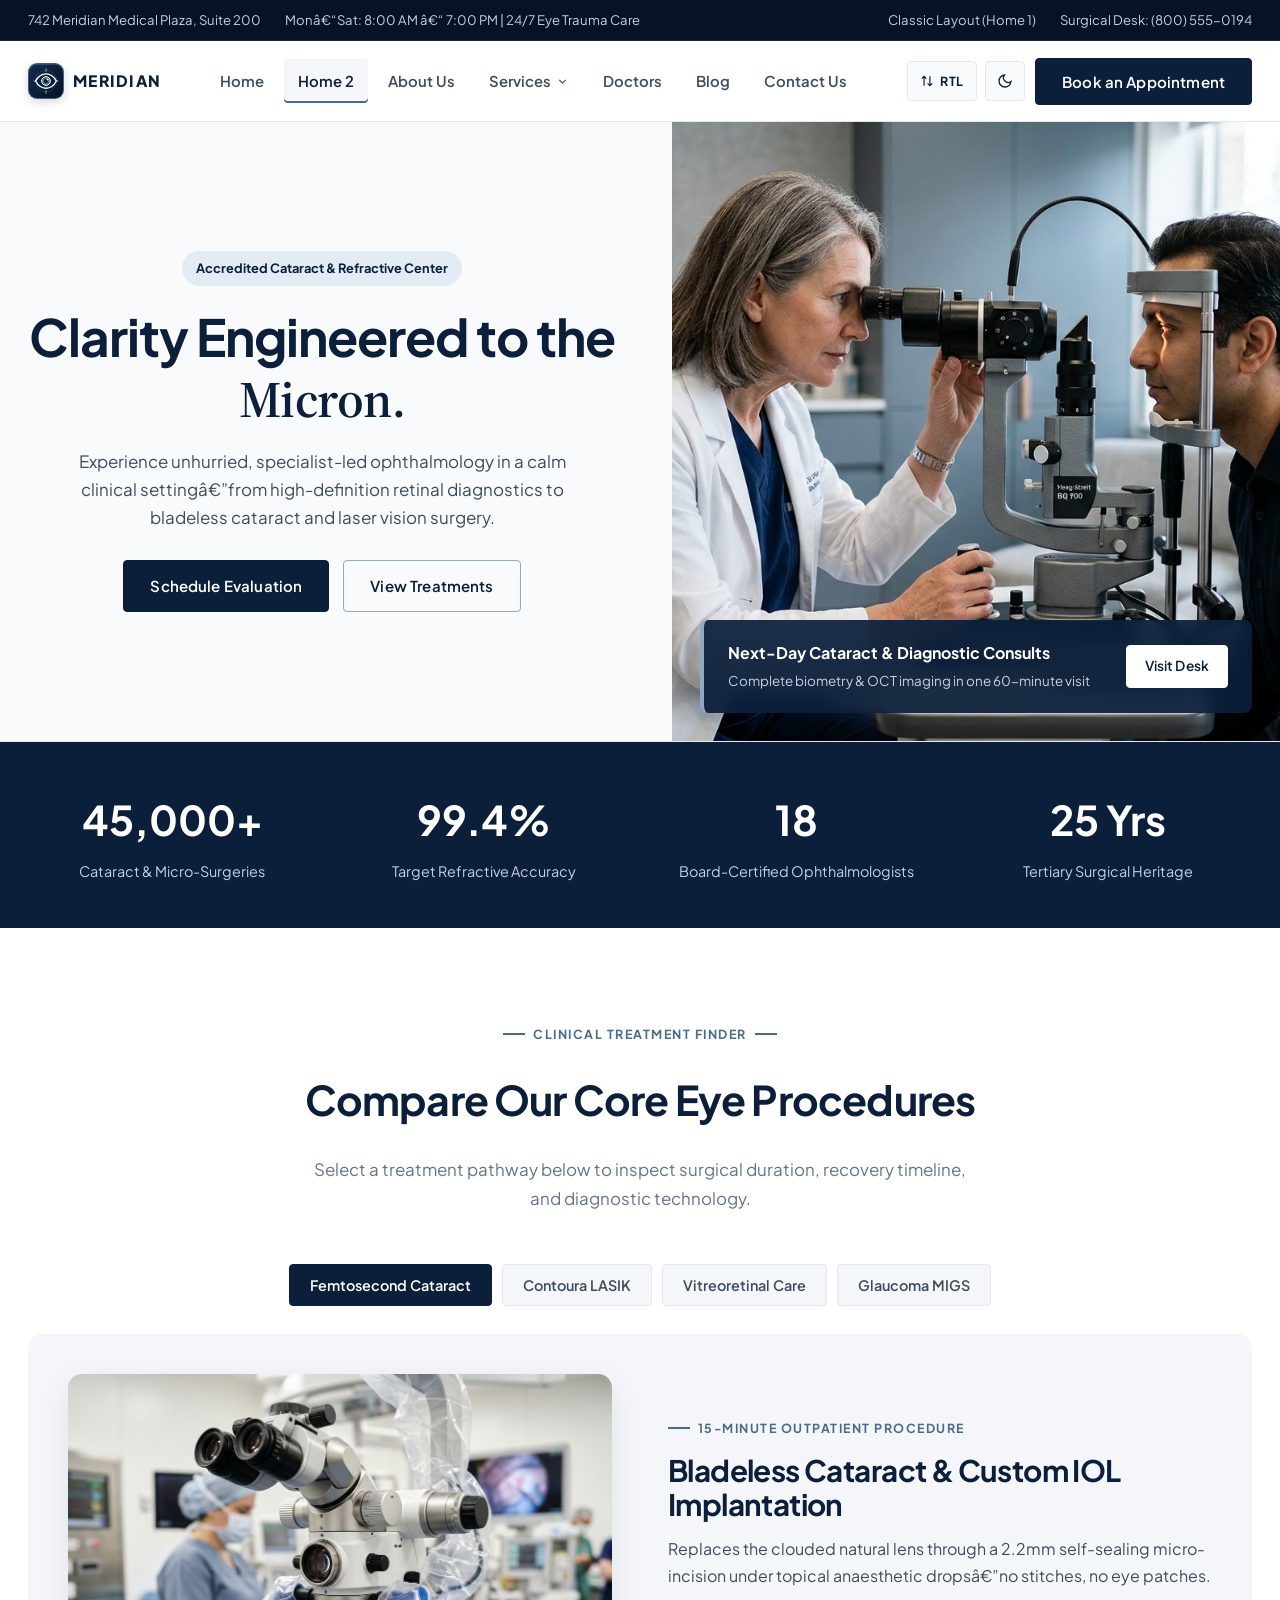
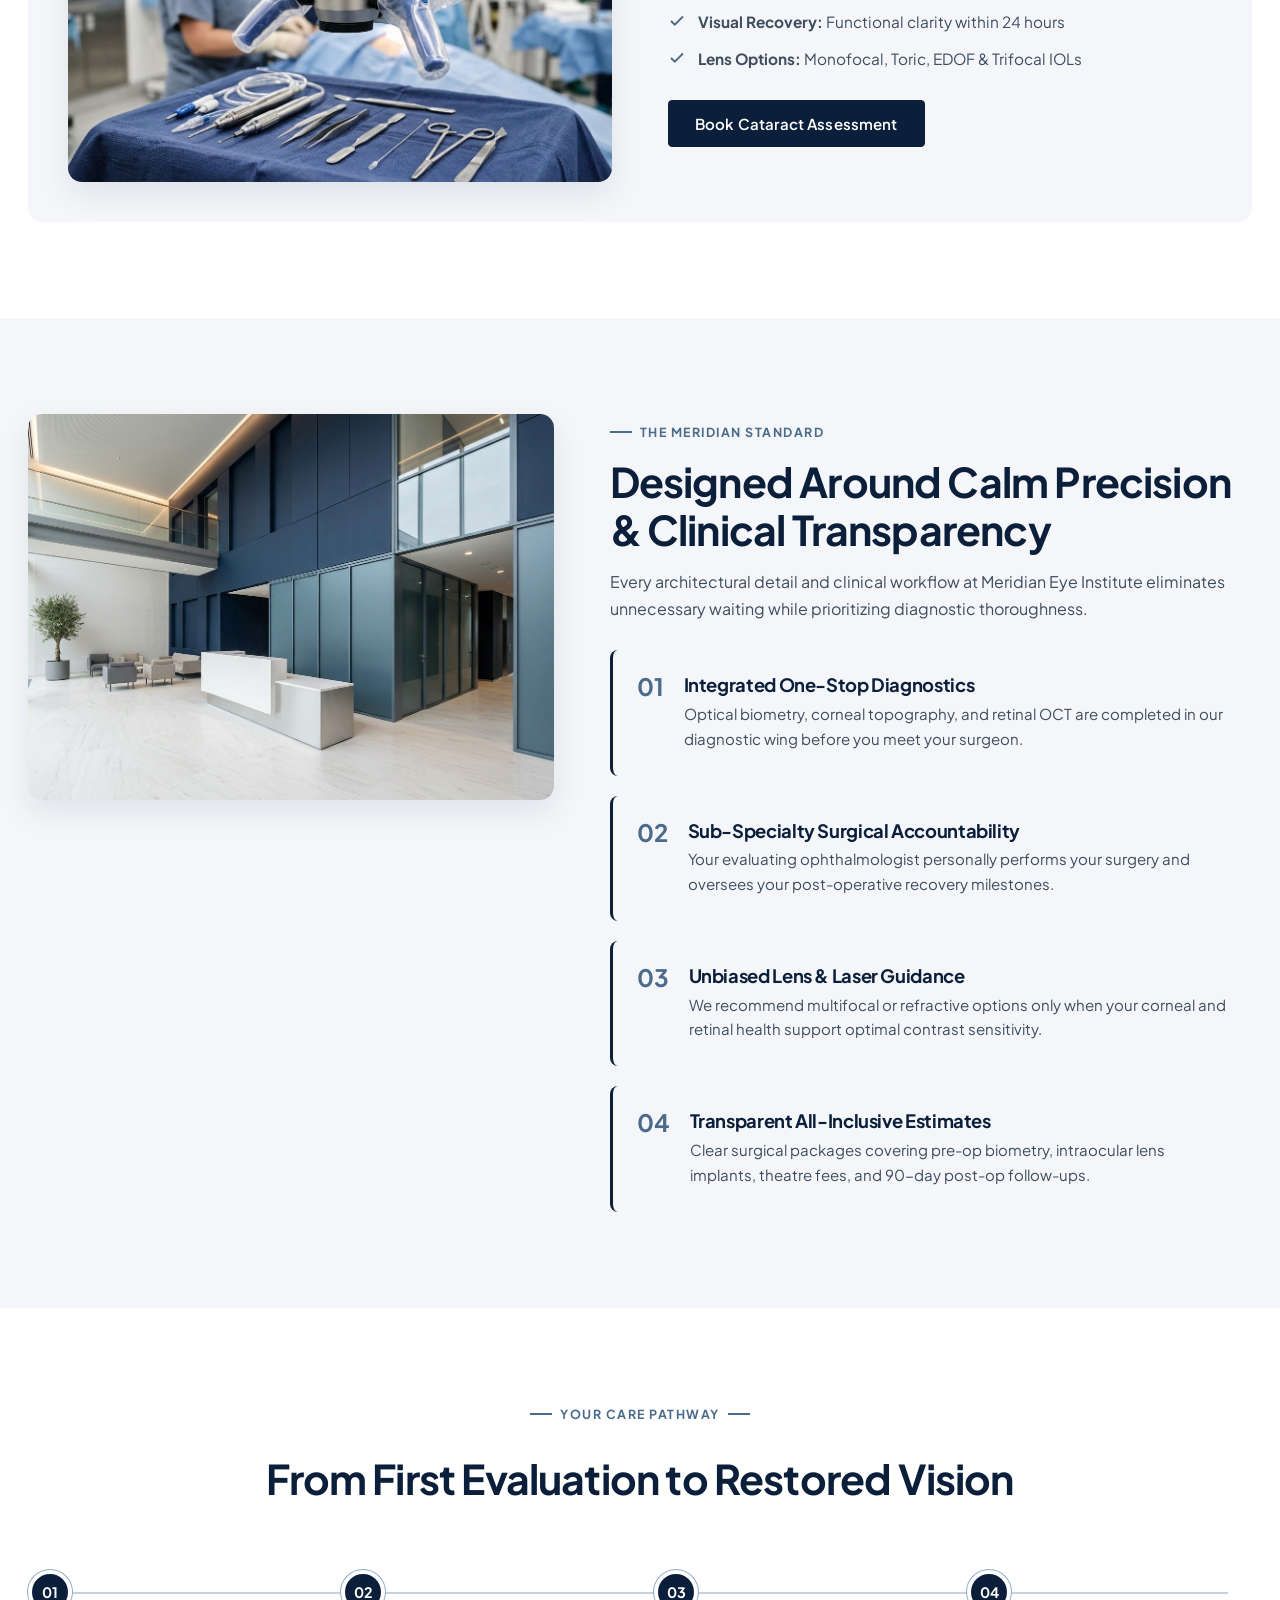
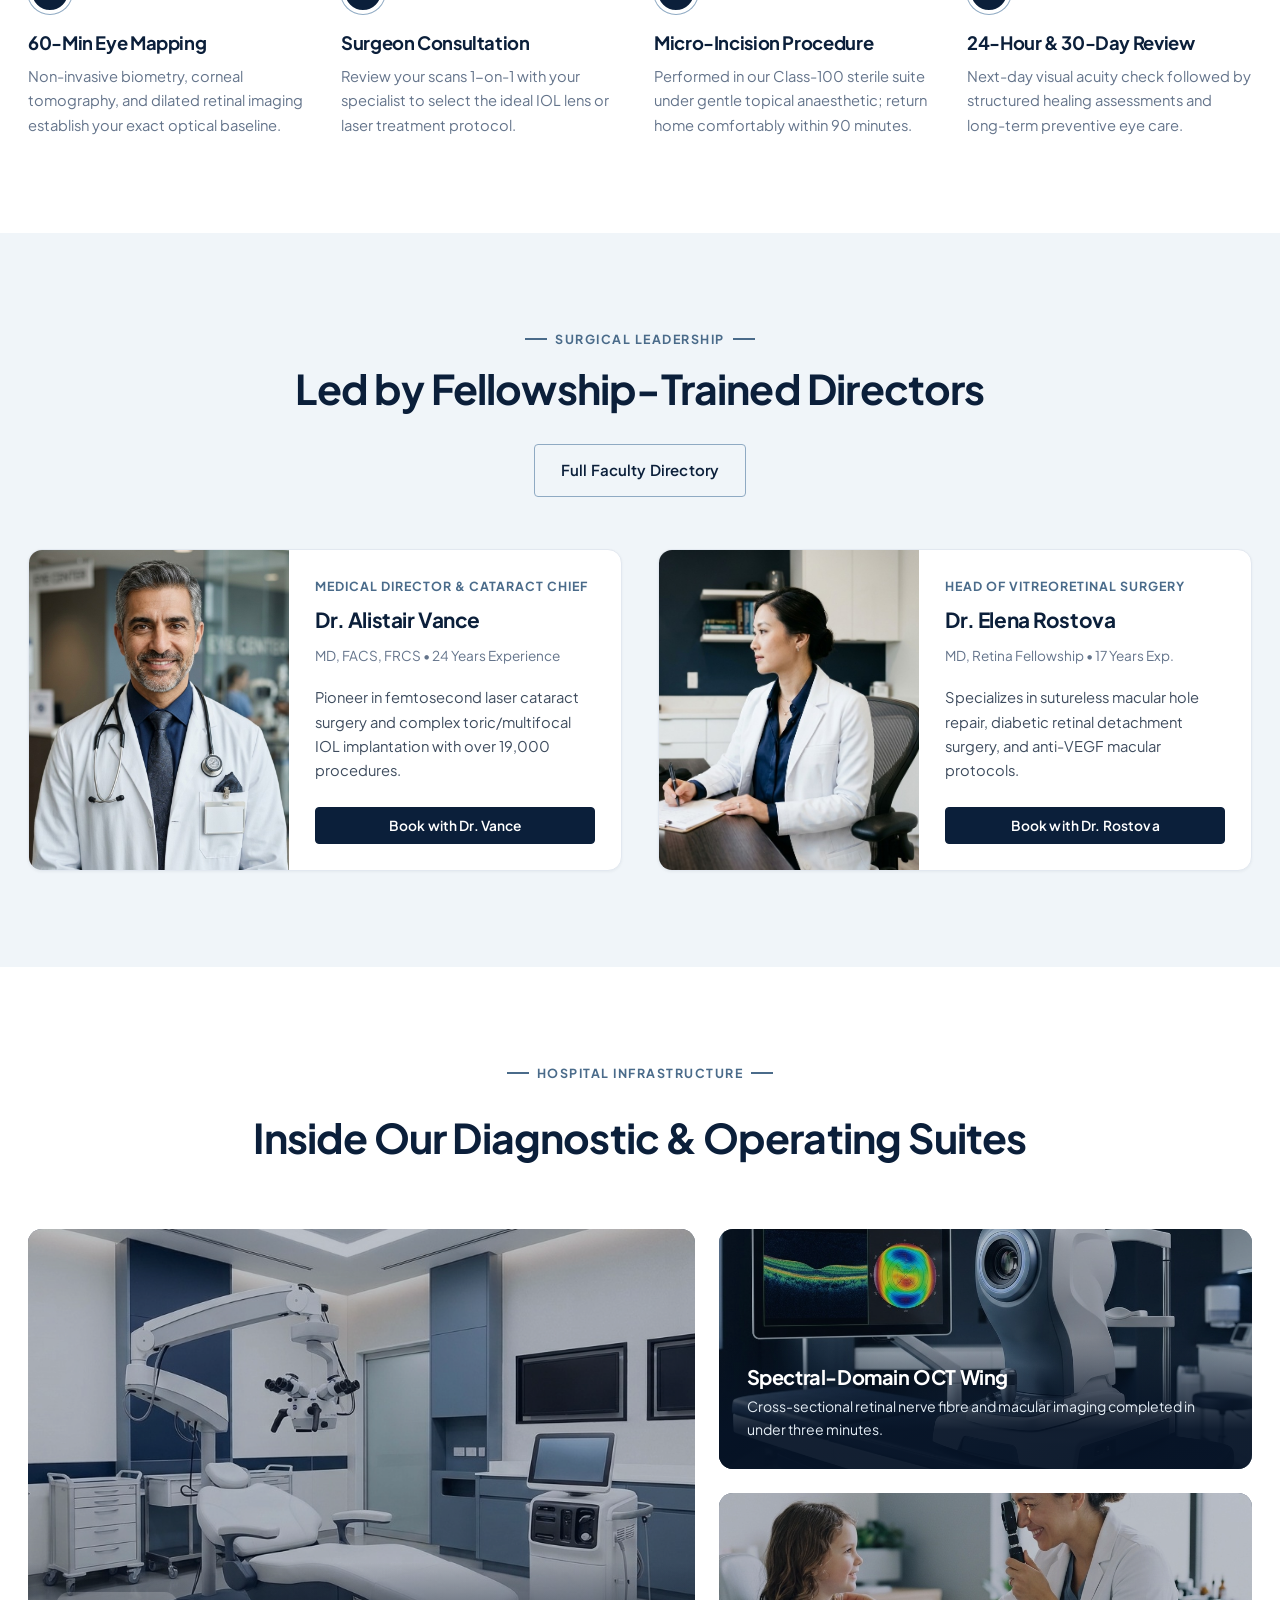
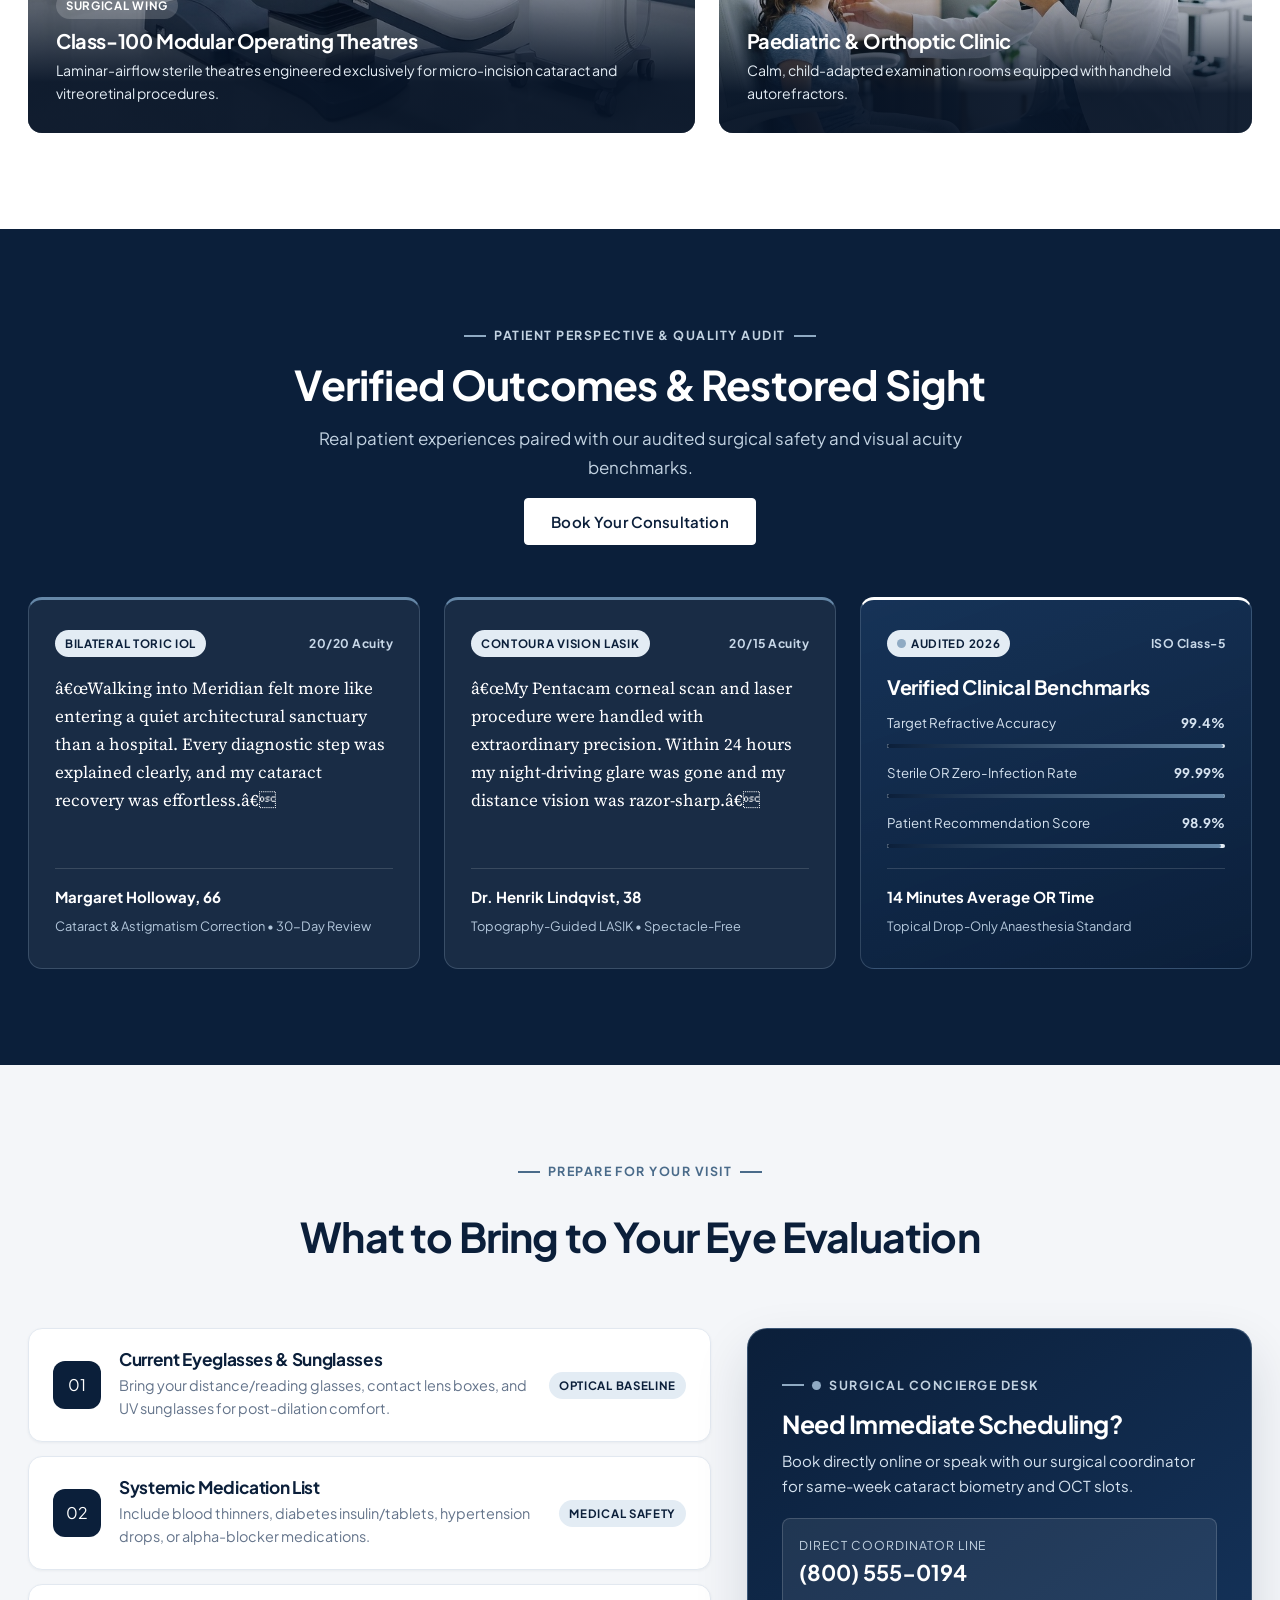
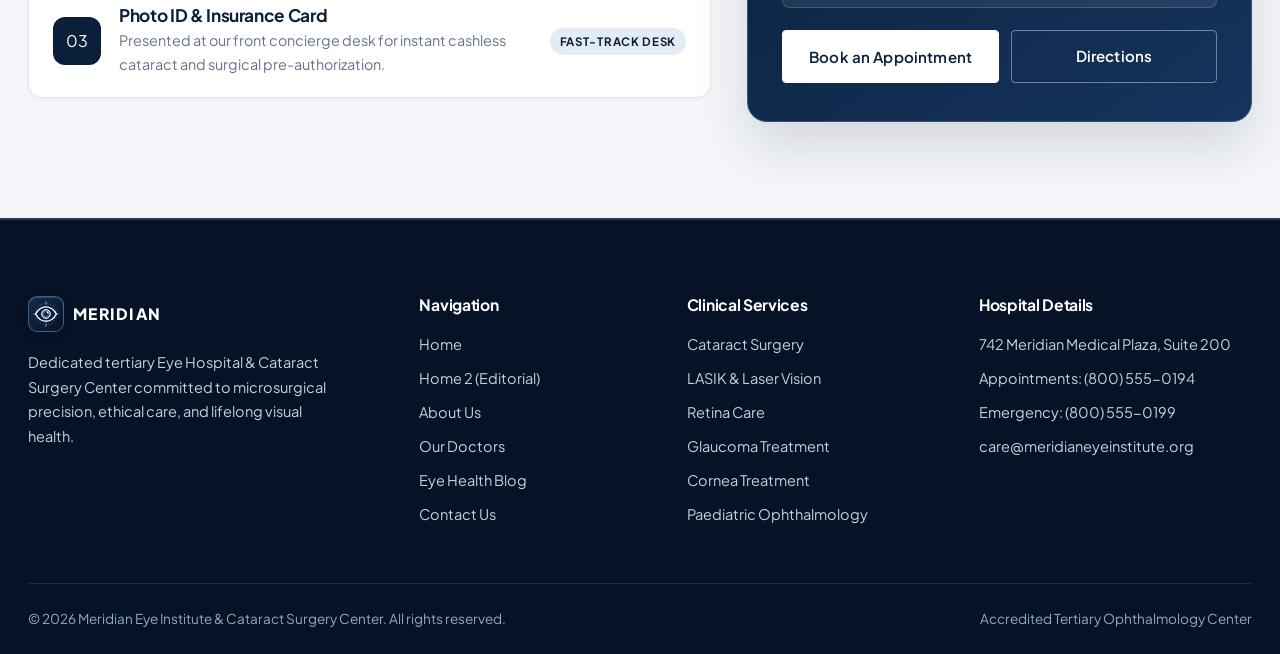
<file: home-2.html>
<!DOCTYPE html>
<html lang="en">
<head>
  <meta charset="UTF-8">
  <meta name="viewport" content="width=device-width, initial-scale=1.0">
  <title>Home 2 â€” Editorial Vision Care | Meridian Eye Institute</title>
  <meta name="description" content="Meridian Eye Institute Editorial Showcase â€” Split-screen clinical overview, interactive procedure comparison, patient journey timeline, and direct cataract consultation.">
  <link rel="preconnect" href="https://fonts.googleapis.com">
  <link rel="preconnect" href="https://fonts.gstatic.com" crossorigin>
  <link href="https://fonts.googleapis.com/css2?family=Plus+Jakarta+Sans:wght@400;500;600;700&family=Source+Serif+4:wght@500;600&display=swap" rel="stylesheet">
  <link rel="icon" type="image/svg+xml" href="assets/images/favicon.svg">
  <link rel="stylesheet" href="assets/css/styles.css">
</head>
<body>

  <!-- Top Utility Bar -->
  <div class="top-bar">
    <div class="container top-bar__inner">
      <div class="top-bar__group">
        <span class="top-bar__item">742 Meridian Medical Plaza, Suite 200</span>
        <span class="top-bar__item">Monâ€“Sat: 8:00 AM â€“ 7:00 PM | 24/7 Eye Trauma Care</span>
      </div>
      <div class="top-bar__group">
        <a href="index.html" class="top-bar__item">Classic Layout (Home 1)</a>
        <a href="tel:+18005550194" class="top-bar__item">Surgical Desk: (800) 555-0194</a>
      </div>
    </div>
  </div>

  <!-- Main Header -->
  <header class="site-header">
    <div class="container site-header__inner">
      <a href="index.html" class="brand-logo" aria-label="Meridian Eye Institute Home">
        <span class="brand-logo__mark">
          <svg viewBox="0 0 48 48" fill="none" xmlns="http://www.w3.org/2000/svg" aria-hidden="true">
            <circle cx="24" cy="24" r="17" stroke="#6688A8" stroke-width="1" stroke-dasharray="2.5 2.5" opacity="0.75"/>
            <path d="M24 4.5V8.5M24 39.5V43.5M4.5 24H8.5M39.5 24H43.5" stroke="#8FAAC3" stroke-width="1.5" stroke-linecap="round"/>
            <path d="M7.5 24C11.5 16.2 17.2 12.5 24 12.5C30.8 12.5 36.5 16.2 40.5 24C36.5 31.8 30.8 35.5 24 35.5C17.2 35.5 11.5 31.8 7.5 24Z" fill="#0B1F3A" stroke="#FFFFFF" stroke-width="2.2" stroke-linejoin="round"/>
            <circle cx="24" cy="24" r="7" fill="#4A6B8A" stroke="#FFFFFF" stroke-width="1.6"/>
            <circle cx="24" cy="24" r="3.1" fill="#061326"/>
            <circle cx="26.5" cy="21.5" r="1.5" fill="#FFFFFF"/>
          </svg>
        </span>
        <span class="brand-logo__text">
          <span class="brand-logo__name">MERIDIAN</span>
        </span>
      </a>

      <nav class="nav-menu" aria-label="Primary Navigation">
        <div class="nav-item"><a href="index.html" class="nav-link">Home</a></div>
        <div class="nav-item"><a href="home-2.html" class="nav-link is-active">Home 2</a></div>
        <div class="nav-item"><a href="about.html" class="nav-link">About Us</a></div>
        <div class="nav-item">
          <a href="services.html" class="nav-link">Services <svg width="13" height="13" viewBox="0 0 24 24" fill="none" stroke="currentColor" stroke-width="2"><polyline points="6 9 12 15 18 9"/></svg></a>
          <div class="nav-dropdown">
            <a href="services.html#cataract">Cataract Surgery</a>
            <a href="services.html#lasik">LASIK &amp; Laser Vision</a>
            <a href="services.html#retina">Retina Care</a>
            <a href="services.html#glaucoma">Glaucoma Treatment</a>
            <a href="services.html#cornea">Cornea Treatment</a>
            <a href="services.html#pediatric">Paediatric Ophthalmology</a>
            <a href="services.html#comprehensive">Comprehensive Eye Exams</a>
          </div>
        </div>
        <div class="nav-item"><a href="doctors.html" class="nav-link">Doctors</a></div>
        <div class="nav-item"><a href="blog.html" class="nav-link">Blog</a></div>
        <div class="nav-item"><a href="contact.html" class="nav-link">Contact Us</a></div>
      </nav>

      <div class="header-actions">
        <div class="header-util-group">
          <button type="button" class="header-util-btn" data-rtl-toggle aria-label="Toggle RTL layout" title="Toggle RTL / LTR">
            <svg width="14" height="14" viewBox="0 0 24 24" fill="none" stroke="currentColor" stroke-width="2"><path d="M17 4v16M7 4v16M3 8l4-4 4 4M21 16l-4 4-4-4"/></svg>
            <span class="rtl-label">RTL</span>
          </button>
          <button type="button" class="header-util-btn header-util-btn--icon" data-theme-toggle aria-label="Toggle color theme" title="Toggle Dark / Light Theme">
            <svg class="icon-moon" width="16" height="16" viewBox="0 0 24 24" fill="none" stroke="currentColor" stroke-width="2"><path d="M21 12.79A9 9 0 1 1 11.21 3 7 7 0 0 0 21 12.79z"/></svg>
            <svg class="icon-sun" width="16" height="16" viewBox="0 0 24 24" fill="none" stroke="currentColor" stroke-width="2"><circle cx="12" cy="12" r="5"/><line x1="12" y1="1" x2="12" y2="3"/><line x1="12" y1="21" x2="12" y2="23"/><line x1="4.22" y1="4.22" x2="5.64" y2="5.64"/><line x1="18.36" y1="18.36" x2="19.78" y2="19.78"/><line x1="1" y1="12" x2="3" y2="12"/><line x1="21" y1="12" x2="23" y2="12"/><line x1="4.22" y1="19.78" x2="5.64" y2="18.36"/><line x1="18.36" y1="5.64" x2="19.78" y2="4.22"/></svg>
          </button>
        </div>
        <button type="button" class="btn btn--primary" data-open-appointment>Book an Appointment</button>
        <button type="button" class="mobile-toggle" id="mobileToggle" aria-label="Toggle Menu" aria-expanded="false">
          <svg width="22" height="22" viewBox="0 0 24 24" fill="none" stroke="currentColor" stroke-width="2"><line x1="3" y1="6" x2="21" y2="6"/><line x1="3" y1="12" x2="21" y2="12"/><line x1="3" y1="18" x2="21" y2="18"/></svg>
        </button>
      </div>
    </div>
  </header>

  <div class="mobile-drawer" id="mobileDrawer">
    <div class="mobile-nav-list">
      <a href="index.html" class="mobile-nav-link">Home (Classic)</a>
      <a href="home-2.html" class="mobile-nav-link">Home 2 (Editorial Split)</a>
      <a href="about.html" class="mobile-nav-link">About Us</a>
      <a href="services.html" class="mobile-nav-link">Services</a>
      <a href="doctors.html" class="mobile-nav-link">Doctors</a>
      <a href="blog.html" class="mobile-nav-link">Blog</a>
      <a href="contact.html" class="mobile-nav-link">Contact Us</a>
    </div>
    <button type="button" class="btn btn--primary" style="width:100%" data-open-appointment>Book an Appointment</button>
  </div>

  <main>
    <!-- SECTION 1: 50/50 Split-Screen Hero -->
    <section class="hero-split">
      <div class="hero-split__left">
        <span class="hero-split__badge">Accredited Cataract &amp; Refractive Center</span>
        <h1>Clarity Engineered to the <span class="serif-accent">Micron.</span></h1>
        <p>Experience unhurried, specialist-led ophthalmology in a calm clinical settingâ€”from high-definition retinal diagnostics to bladeless cataract and laser vision surgery.</p>
        <div class="hero-cta-group" style="margin-bottom: 0;">
          <button type="button" class="btn btn--primary" data-open-appointment>Schedule Evaluation</button>
          <a href="services.html" class="btn btn--outline">View Treatments</a>
        </div>
      </div>
      <div class="hero-split__right">
        <img src="assets/images/hero-home2-slitlamp.jpg" alt="Ophthalmologist performing slit-lamp eye examination">
        <div class="hero-split__float">
          <div>
            <strong style="display:block; font-size:1rem;">Next-Day Cataract &amp; Diagnostic Consults</strong>
            <span style="font-size:0.84rem; color:var(--steel-200);">Complete biometry &amp; OCT imaging in one 60-minute visit</span>
          </div>
          <a href="contact.html" class="btn btn--white btn--sm">Visit Desk</a>
        </div>
      </div>
    </section>

    <!-- SECTION 2: Animated Clinical Metrics Strip -->
    <section class="metrics-bar">
      <div class="container">
        <div class="metrics-grid">
          <div class="metric-item">
            <strong data-count="45000" data-suffix="+">45,000+</strong>
            <span>Cataract &amp; Micro-Surgeries</span>
          </div>
          <div class="metric-item">
            <strong data-count="99.4" data-suffix="%">99.4%</strong>
            <span>Target Refractive Accuracy</span>
          </div>
          <div class="metric-item">
            <strong data-count="18" data-suffix="">18</strong>
            <span>Board-Certified Ophthalmologists</span>
          </div>
          <div class="metric-item">
            <strong data-count="25" data-suffix=" Yrs">25 Yrs</strong>
            <span>Tertiary Surgical Heritage</span>
          </div>
        </div>
      </div>
    </section>

    <!-- SECTION 3: Interactive Procedure Spotlight -->
    <section class="section" data-tabs>
      <div class="container">
        <div class="section-header section-header--center">
          <span class="eyebrow">Clinical Treatment Finder</span>
          <h2 class="section-title">Compare Our Core Eye Procedures</h2>
          <p class="section-subtitle">Select a treatment pathway below to inspect surgical duration, recovery timeline, and diagnostic technology.</p>
        </div>

        <div class="tab-list" style="justify-content: center;">
          <button type="button" class="tab-btn tab-btn--light is-active" data-tab-target="proc-cataract">Femtosecond Cataract</button>
          <button type="button" class="tab-btn tab-btn--light" data-tab-target="proc-lasik">Contoura LASIK</button>
          <button type="button" class="tab-btn tab-btn--light" data-tab-target="proc-retina">Vitreoretinal Care</button>
          <button type="button" class="tab-btn tab-btn--light" data-tab-target="proc-glaucoma">Glaucoma MIGS</button>
        </div>

        <div class="tab-panel is-active" data-tab-panel="proc-cataract">
          <div class="split-feature" style="background: var(--grey-100); padding: 40px; border-radius: var(--radius-lg);">
            <div class="split-feature__media">
              <img src="assets/images/home2-proc-cataract.jpg" alt="Femtosecond Cataract Surgery Suite">
            </div>
            <div>
              <span class="eyebrow">15-Minute Outpatient Procedure</span>
              <h3 style="font-size: 1.85rem; margin-bottom: 14px;">Bladeless Cataract &amp; Custom IOL Implantation</h3>
              <p style="color: var(--grey-700); margin-bottom: 18px;">Replaces the clouded natural lens through a 2.2mm self-sealing micro-incision under topical anaesthetic dropsâ€”no stitches, no eye patches.</p>
              <ul class="check-list">
                <li><svg width="18" height="18" viewBox="0 0 24 24" fill="none" stroke="currentColor" stroke-width="2.5"><polyline points="20 6 9 17 4 12"/></svg><span><strong>Visual Recovery:</strong> Functional clarity within 24 hours</span></li>
                <li><svg width="18" height="18" viewBox="0 0 24 24" fill="none" stroke="currentColor" stroke-width="2.5"><polyline points="20 6 9 17 4 12"/></svg><span><strong>Lens Options:</strong> Monofocal, Toric, EDOF &amp; Trifocal IOLs</span></li>
              </ul>
              <button type="button" class="btn btn--primary" data-open-appointment data-service="Cataract Surgery">Book Cataract Assessment</button>
            </div>
          </div>
        </div>

        <div class="tab-panel" data-tab-panel="proc-lasik">
          <div class="split-feature" style="background: var(--grey-100); padding: 40px; border-radius: var(--radius-lg);">
            <div class="split-feature__media">
              <img src="assets/images/home2-proc-lasik.jpg" alt="LASIK Excimer Laser Suite">
            </div>
            <div>
              <span class="eyebrow">10-Minute Dual-Eye Laser</span>
              <h3 style="font-size: 1.85rem; margin-bottom: 14px;">Topography-Guided Contoura LASIK &amp; SMILE</h3>
              <p style="color: var(--grey-700); margin-bottom: 18px;">Reshapes the corneal stroma with sub-micron excimer precision to correct myopia, hyperopia, and astigmatism without blades.</p>
              <ul class="check-list">
                <li><svg width="18" height="18" viewBox="0 0 24 24" fill="none" stroke="currentColor" stroke-width="2.5"><polyline points="20 6 9 17 4 12"/></svg><span><strong>Return to Work:</strong> Most patients resume screen work in 24â€“48 hours</span></li>
                <li><svg width="18" height="18" viewBox="0 0 24 24" fill="none" stroke="currentColor" stroke-width="2.5"><polyline points="20 6 9 17 4 12"/></svg><span><strong>Safety Screening:</strong> Pentacam corneal biomechanics included</span></li>
              </ul>
              <button type="button" class="btn btn--primary" data-open-appointment data-service="LASIK & Laser Vision">Book LASIK Screening</button>
            </div>
          </div>
        </div>

        <div class="tab-panel" data-tab-panel="proc-retina">
          <div class="split-feature" style="background: var(--grey-100); padding: 40px; border-radius: var(--radius-lg);">
            <div class="split-feature__media">
              <img src="assets/images/home2-proc-retina.jpg" alt="Vitreoretinal OCT Analysis">
            </div>
            <div>
              <span class="eyebrow">Sub-Specialty Macular Care</span>
              <h3 style="font-size: 1.85rem; margin-bottom: 14px;">Diabetic Retinopathy &amp; Macular Preservation</h3>
              <p style="color: var(--grey-700); margin-bottom: 18px;">Targeted Anti-VEGF micro-injections, pattern-scan retinal laser, and 25-gauge sutureless vitrectomy guided by ultra-widefield fundus angiography.</p>
              <ul class="check-list">
                <li><svg width="18" height="18" viewBox="0 0 24 24" fill="none" stroke="currentColor" stroke-width="2.5"><polyline points="20 6 9 17 4 12"/></svg><span><strong>Diagnostics:</strong> Same-visit OCT &amp; OCT-Angiography</span></li>
                <li><svg width="18" height="18" viewBox="0 0 24 24" fill="none" stroke="currentColor" stroke-width="2.5"><polyline points="20 6 9 17 4 12"/></svg><span><strong>Emergency Care:</strong> Same-day triage for flashes &amp; floaters</span></li>
              </ul>
              <button type="button" class="btn btn--primary" data-open-appointment data-service="Retina Care">Book Retina Evaluation</button>
            </div>
          </div>
        </div>

        <div class="tab-panel" data-tab-panel="proc-glaucoma">
          <div class="split-feature" style="background: var(--grey-100); padding: 40px; border-radius: var(--radius-lg);">
            <div class="split-feature__media">
              <img src="assets/images/home2-proc-glaucoma.jpg" alt="Glaucoma Tonometry and Perimetry">
            </div>
            <div>
              <span class="eyebrow">Optic Nerve Protection</span>
              <h3 style="font-size: 1.85rem; margin-bottom: 14px;">SLT Laser &amp; Minimally Invasive Glaucoma Surgery</h3>
              <p style="color: var(--grey-700); margin-bottom: 18px;">Lowers intraocular pressure gently to halt optic nerve progression, often reducing or eliminating daily eye-drop dependency.</p>
              <ul class="check-list">
                <li><svg width="18" height="18" viewBox="0 0 24 24" fill="none" stroke="currentColor" stroke-width="2.5"><polyline points="20 6 9 17 4 12"/></svg><span><strong>Monitoring:</strong> Automated visual field &amp; RNFL thickness tracking</span></li>
                <li><svg width="18" height="18" viewBox="0 0 24 24" fill="none" stroke="currentColor" stroke-width="2.5"><polyline points="20 6 9 17 4 12"/></svg><span><strong>Combined Care:</strong> MIGS stents can be paired with cataract surgery</span></li>
              </ul>
              <button type="button" class="btn btn--primary" data-open-appointment data-service="Glaucoma Treatment">Book Glaucoma Screening</button>
            </div>
          </div>
        </div>
      </div>
    </section>

    <!-- SECTION 4: Sticky Editorial Why Meridian -->
    <section class="section section--grey">
      <div class="container">
        <div class="sticky-editorial">
          <div class="sticky-editorial__img">
            <img src="assets/images/home2-sticky-atrium.jpg" alt="Meridian Eye Hospital Reception Atrium">
          </div>
          <div>
            <span class="eyebrow">The Meridian Standard</span>
            <h2 class="section-title">Designed Around Calm Precision &amp; Clinical Transparency</h2>
            <p style="color: var(--grey-700); margin-bottom: 28px;">Every architectural detail and clinical workflow at Meridian Eye Institute eliminates unnecessary waiting while prioritizing diagnostic thoroughness.</p>

            <div class="numbered-list">
              <div class="numbered-card">
                <div class="numbered-card__idx">01</div>
                <div>
                  <h3 style="font-size: 1.15rem; margin-bottom: 6px;">Integrated One-Stop Diagnostics</h3>
                  <p style="color: var(--grey-700); font-size: 0.94rem;">Optical biometry, corneal topography, and retinal OCT are completed in our diagnostic wing before you meet your surgeon.</p>
                </div>
              </div>
              <div class="numbered-card">
                <div class="numbered-card__idx">02</div>
                <div>
                  <h3 style="font-size: 1.15rem; margin-bottom: 6px;">Sub-Specialty Surgical Accountability</h3>
                  <p style="color: var(--grey-700); font-size: 0.94rem;">Your evaluating ophthalmologist personally performs your surgery and oversees your post-operative recovery milestones.</p>
                </div>
              </div>
              <div class="numbered-card">
                <div class="numbered-card__idx">03</div>
                <div>
                  <h3 style="font-size: 1.15rem; margin-bottom: 6px;">Unbiased Lens &amp; Laser Guidance</h3>
                  <p style="color: var(--grey-700); font-size: 0.94rem;">We recommend multifocal or refractive options only when your corneal and retinal health support optimal contrast sensitivity.</p>
                </div>
              </div>
              <div class="numbered-card">
                <div class="numbered-card__idx">04</div>
                <div>
                  <h3 style="font-size: 1.15rem; margin-bottom: 6px;">Transparent All-Inclusive Estimates</h3>
                  <p style="color: var(--grey-700); font-size: 0.94rem;">Clear surgical packages covering pre-op biometry, intraocular lens implants, theatre fees, and 90-day post-op follow-ups.</p>
                </div>
              </div>
            </div>
          </div>
        </div>
      </div>
    </section>

    <!-- SECTION 5: 4-Step Patient Journey Timeline -->
    <section class="section">
      <div class="container">
        <div class="section-header section-header--center">
          <span class="eyebrow">Your Care Pathway</span>
          <h2 class="section-title">From First Evaluation to Restored Vision</h2>
        </div>

        <div class="stepper-track">
          <div class="stepper-node">
            <div class="stepper-circle">01</div>
            <h3 style="font-size: 1.15rem; margin-bottom: 10px;">60-Min Eye Mapping</h3>
            <p style="color: var(--grey-500); font-size: 0.92rem;">Non-invasive biometry, corneal tomography, and dilated retinal imaging establish your exact optical baseline.</p>
          </div>
          <div class="stepper-node">
            <div class="stepper-circle">02</div>
            <h3 style="font-size: 1.15rem; margin-bottom: 10px;">Surgeon Consultation</h3>
            <p style="color: var(--grey-500); font-size: 0.92rem;">Review your scans 1-on-1 with your specialist to select the ideal IOL lens or laser treatment protocol.</p>
          </div>
          <div class="stepper-node">
            <div class="stepper-circle">03</div>
            <h3 style="font-size: 1.15rem; margin-bottom: 10px;">Micro-Incision Procedure</h3>
            <p style="color: var(--grey-500); font-size: 0.92rem;">Performed in our Class-100 sterile suite under gentle topical anaesthetic; return home comfortably within 90 minutes.</p>
          </div>
          <div class="stepper-node">
            <div class="stepper-circle">04</div>
            <h3 style="font-size: 1.15rem; margin-bottom: 10px;">24-Hour &amp; 30-Day Review</h3>
            <p style="color: var(--grey-500); font-size: 0.92rem;">Next-day visual acuity check followed by structured healing assessments and long-term preventive eye care.</p>
          </div>
        </div>
      </div>
    </section>

    <!-- SECTION 6: Surgical Leadership Horizontal Spotlight -->
    <section class="section section--steel">
      <div class="container">
        <div class="section-header section-header--split">
          <div>
            <span class="eyebrow">Surgical Leadership</span>
            <h2 class="section-title">Led by Fellowship-Trained Directors</h2>
          </div>
          <a href="doctors.html" class="btn btn--outline">Full Faculty Directory</a>
        </div>

        <div class="grid-2">
          <article class="leadership-split-card">
            <div class="leadership-split-card__media">
              <img src="assets/images/home2-lead-vance.jpg" alt="Dr. Alistair Vance">
            </div>
            <div class="leadership-split-card__body">
              <span class="doctor-card__role">Medical Director &amp; Cataract Chief</span>
              <h3 style="font-size: 1.3rem; margin-bottom: 6px;">Dr. Alistair Vance</h3>
              <p style="font-size: 0.85rem; color: var(--grey-500); margin-bottom: 12px;">MD, FACS, FRCS &bull; 24 Years Experience</p>
              <p style="font-size: 0.92rem; color: var(--grey-700); margin-bottom: 18px;">Pioneer in femtosecond laser cataract surgery and complex toric/multifocal IOL implantation with over 19,000 procedures.</p>
              <button type="button" class="btn btn--primary btn--sm" data-open-appointment data-doctor="Dr. Alistair Vance">Book with Dr. Vance</button>
            </div>
          </article>

          <article class="leadership-split-card">
            <div class="leadership-split-card__media">
              <img src="assets/images/home2-lead-rostova.jpg" alt="Dr. Elena Rostova">
            </div>
            <div class="leadership-split-card__body">
              <span class="doctor-card__role">Head of Vitreoretinal Surgery</span>
              <h3 style="font-size: 1.3rem; margin-bottom: 6px;">Dr. Elena Rostova</h3>
              <p style="font-size: 0.85rem; color: var(--grey-500); margin-bottom: 12px;">MD, Retina Fellowship &bull; 17 Years Exp.</p>
              <p style="font-size: 0.92rem; color: var(--grey-700); margin-bottom: 18px;">Specializes in sutureless macular hole repair, diabetic retinal detachment surgery, and anti-VEGF macular protocols.</p>
              <button type="button" class="btn btn--primary btn--sm" data-open-appointment data-doctor="Dr. Elena Rostova">Book with Dr. Rostova</button>
            </div>
          </article>
        </div>
      </div>
    </section>

    <!-- SECTION 7: Infrastructure & Equipment Gallery -->
    <section class="section">
      <div class="container">
        <div class="section-header">
          <span class="eyebrow">Hospital Infrastructure</span>
          <h2 class="section-title">Inside Our Diagnostic &amp; Operating Suites</h2>
        </div>

        <div class="mosaic-grid">
          <div class="mosaic-card mosaic-card--tall">
            <img src="assets/images/home2-mosaic-or.jpg" alt="Modular Sterile Cataract Theatre">
            <div class="mosaic-card__caption">
              <span class="bento-pill" style="background: rgba(255,255,255,0.18); color: var(--white); margin-bottom: 10px; display: inline-block;">Surgical Wing</span>
              <h3>Class-100 Modular Operating Theatres</h3>
              <p>Laminar-airflow sterile theatres engineered exclusively for micro-incision cataract and vitreoretinal procedures.</p>
            </div>
          </div>

          <div class="mosaic-stack">
            <div class="mosaic-card">
              <img src="assets/images/home2-mosaic-oct.jpg" alt="OCT and Corneal Tomography Suite">
              <div class="mosaic-card__caption">
                <h3>Spectral-Domain OCT Wing</h3>
                <p>Cross-sectional retinal nerve fibre and macular imaging completed in under three minutes.</p>
              </div>
            </div>

            <div class="mosaic-card">
              <img src="assets/images/home2-mosaic-pediatric.jpg" alt="Paediatric Ophthalmology Suite">
              <div class="mosaic-card__caption">
                <h3>Paediatric &amp; Orthoptic Clinic</h3>
                <p>Calm, child-adapted examination rooms equipped with handheld autorefractors.</p>
              </div>
            </div>
          </div>
        </div>
      </div>
    </section>

    <!-- SECTION 8: 3-Card Patient Perspective & Audited Clinical Benchmarks Showcase -->
    <section class="section section--navy">
      <div class="container">
        <div class="section-header section-header--split">
          <div>
            <span class="eyebrow eyebrow--light">Patient Perspective &amp; Quality Audit</span>
            <h2 class="section-title">Verified Outcomes &amp; Restored Sight</h2>
            <p class="section-subtitle">Real patient experiences paired with our audited surgical safety and visual acuity benchmarks.</p>
          </div>
          <button type="button" class="btn btn--white" data-open-appointment>Book Your Consultation</button>
        </div>

        <div class="perspective-showcase-grid">
          <article class="perspective-card">
            <div>
              <div class="perspective-card__head">
                <span class="bento-pill">Bilateral Toric IOL</span>
                <span class="perspective-acuity">20/20 Acuity</span>
              </div>
              <blockquote class="perspective-quote">
                â€œWalking into Meridian felt more like entering a quiet architectural sanctuary than a hospital. Every diagnostic step was explained clearly, and my cataract recovery was effortless.â€
              </blockquote>
            </div>
            <div class="perspective-author">
              <strong>Margaret Holloway, 66</strong>
              <span>Cataract &amp; Astigmatism Correction &bull; 30-Day Review</span>
            </div>
          </article>

          <article class="perspective-card">
            <div>
              <div class="perspective-card__head">
                <span class="bento-pill">Contoura Vision LASIK</span>
                <span class="perspective-acuity">20/15 Acuity</span>
              </div>
              <blockquote class="perspective-quote">
                â€œMy Pentacam corneal scan and laser procedure were handled with extraordinary precision. Within 24 hours my night-driving glare was gone and my distance vision was razor-sharp.â€
              </blockquote>
            </div>
            <div class="perspective-author">
              <strong>Dr. Henrik Lindqvist, 38</strong>
              <span>Topography-Guided LASIK &bull; Spectacle-Free</span>
            </div>
          </article>

          <article class="perspective-card perspective-card--benchmarks">
            <div>
              <div class="perspective-card__head">
                <span class="bento-pill"><span class="pulse-dot" style="margin-right:5px;"></span>Audited 2026</span>
                <span class="perspective-acuity">ISO Class-5</span>
              </div>
              <h3 style="color: #FFFFFF; font-size: 1.24rem; margin-bottom: 14px;">Verified Clinical Benchmarks</h3>
              <div class="benchmark-meters">
                <div class="benchmark-meter-item">
                  <div class="benchmark-meter-label"><span>Target Refractive Accuracy</span><strong>99.4%</strong></div>
                  <div class="laser-beam-bar"><span style="width:99.4%;"></span></div>
                </div>
                <div class="benchmark-meter-item">
                  <div class="benchmark-meter-label"><span>Sterile OR Zero-Infection Rate</span><strong>99.99%</strong></div>
                  <div class="laser-beam-bar"><span style="width:99.9%;"></span></div>
                </div>
                <div class="benchmark-meter-item">
                  <div class="benchmark-meter-label"><span>Patient Recommendation Score</span><strong>98.9%</strong></div>
                  <div class="laser-beam-bar"><span style="width:98.9%;"></span></div>
                </div>
              </div>
            </div>
            <div class="perspective-author">
              <strong>14 Minutes Average OR Time</strong>
              <span>Topical Drop-Only Anaesthesia Standard</span>
            </div>
          </article>
        </div>
      </div>
    </section>

    <!-- SECTION 9: Pre-Consultation Interactive Checklist & Concierge Dashboard -->
    <section class="section section--grey">
      <div class="container">
        <div class="section-header">
          <span class="eyebrow">Prepare for Your Visit</span>
          <h2 class="section-title">What to Bring to Your Eye Evaluation</h2>
        </div>

        <div class="concierge-dashboard">
          <div class="prep-checklist-stack">
            <div class="prep-check-card">
              <div class="contact-hub-icon">01</div>
              <div>
                <h3 style="font-size: 1.08rem; margin-bottom: 4px;">Current Eyeglasses &amp; Sunglasses</h3>
                <p style="font-size: 0.9rem; color: var(--grey-500);">Bring your distance/reading glasses, contact lens boxes, and UV sunglasses for post-dilation comfort.</p>
              </div>
              <span class="bento-pill">Optical Baseline</span>
            </div>

            <div class="prep-check-card">
              <div class="contact-hub-icon">02</div>
              <div>
                <h3 style="font-size: 1.08rem; margin-bottom: 4px;">Systemic Medication List</h3>
                <p style="font-size: 0.9rem; color: var(--grey-500);">Include blood thinners, diabetes insulin/tablets, hypertension drops, or alpha-blocker medications.</p>
              </div>
              <span class="bento-pill">Medical Safety</span>
            </div>

            <div class="prep-check-card">
              <div class="contact-hub-icon">03</div>
              <div>
                <h3 style="font-size: 1.08rem; margin-bottom: 4px;">Photo ID &amp; Insurance Card</h3>
                <p style="font-size: 0.9rem; color: var(--grey-500);">Presented at our front concierge desk for instant cashless cataract and surgical pre-authorization.</p>
              </div>
              <span class="bento-pill">Fast-Track Desk</span>
            </div>
          </div>

          <div class="concierge-Booking-panel">
            <div>
              <span class="eyebrow eyebrow--light"><span class="pulse-dot"></span> Surgical Concierge Desk</span>
              <h3 style="color: #FFFFFF; font-size: 1.55rem; margin-bottom: 10px;">Need Immediate Scheduling?</h3>
              <p style="color: #D6E3F0; font-size: 0.94rem; margin-bottom: 20px;">Book directly online or speak with our surgical coordinator for same-week cataract biometry and OCT slots.</p>
              <div style="padding: 16px; border-radius: var(--radius-md); background: rgba(255,255,255,0.08); border: 1px solid rgba(255,255,255,0.16); margin-bottom: 22px;">
                <span style="display:block; font-size:0.76rem; text-transform:uppercase; letter-spacing:0.08em; color:#C2D2E1;">Direct Coordinator Line</span>
                <strong style="font-size:1.35rem; color:#FFFFFF;">(800) 555-0194</strong>
              </div>
            </div>
            <div style="display:flex; flex-wrap:wrap; gap:12px;">
              <button type="button" class="btn btn--white" style="flex:1;" data-open-appointment>Book an Appointment</button>
              <a href="contact.html" class="btn btn--outline-light" style="flex:1;">Directions</a>
            </div>
          </div>
        </div>
      </div>
    </section>
  </main>

  <!-- Footer -->
  <footer class="site-footer">
    <div class="container">
      <div class="footer-grid">
        <div>
          <a href="index.html" class="brand-logo" style="margin-bottom: 18px;">
            <span class="brand-logo__mark">
          <svg viewBox="0 0 48 48" fill="none" xmlns="http://www.w3.org/2000/svg" aria-hidden="true">
            <circle cx="24" cy="24" r="17" stroke="#6688A8" stroke-width="1" stroke-dasharray="2.5 2.5" opacity="0.75"/>
            <path d="M24 4.5V8.5M24 39.5V43.5M4.5 24H8.5M39.5 24H43.5" stroke="#8FAAC3" stroke-width="1.5" stroke-linecap="round"/>
            <path d="M7.5 24C11.5 16.2 17.2 12.5 24 12.5C30.8 12.5 36.5 16.2 40.5 24C36.5 31.8 30.8 35.5 24 35.5C17.2 35.5 11.5 31.8 7.5 24Z" fill="#0B1F3A" stroke="#FFFFFF" stroke-width="2.2" stroke-linejoin="round"/>
            <circle cx="24" cy="24" r="7" fill="#4A6B8A" stroke="#FFFFFF" stroke-width="1.6"/>
            <circle cx="24" cy="24" r="3.1" fill="#061326"/>
            <circle cx="26.5" cy="21.5" r="1.5" fill="#FFFFFF"/>
          </svg>
        </span>
            <span class="brand-logo__text">
              <span class="brand-logo__name" style="color: var(--white);">MERIDIAN</span>
            </span>
          </a>
          <p style="font-size: 0.91rem; line-height: 1.7; max-width: 320px;">Dedicated tertiary Eye Hospital &amp; Cataract Surgery Center committed to microsurgical precision, ethical care, and lifelong visual health.</p>
        </div>
        <div>
          <h4 class="footer-heading">Navigation</h4>
          <ul class="footer-links">
            <li><a href="index.html">Home</a></li>
            <li><a href="home-2.html">Home 2 (Editorial)</a></li>
            <li><a href="about.html">About Us</a></li>
            <li><a href="doctors.html">Our Doctors</a></li>
            <li><a href="blog.html">Eye Health Blog</a></li>
            <li><a href="contact.html">Contact Us</a></li>
          </ul>
        </div>
        <div>
          <h4 class="footer-heading">Clinical Services</h4>
          <ul class="footer-links">
            <li><a href="services.html#cataract">Cataract Surgery</a></li>
            <li><a href="services.html#lasik">LASIK &amp; Laser Vision</a></li>
            <li><a href="services.html#retina">Retina Care</a></li>
            <li><a href="services.html#glaucoma">Glaucoma Treatment</a></li>
            <li><a href="services.html#cornea">Cornea Treatment</a></li>
            <li><a href="services.html#pediatric">Paediatric Ophthalmology</a></li>
          </ul>
        </div>
        <div>
          <h4 class="footer-heading">Hospital Details</h4>
          <ul class="footer-links">
            <li>742 Meridian Medical Plaza, Suite 200</li>
            <li>Appointments: (800) 555-0194</li>
            <li>Emergency: (800) 555-0199</li>
            <li>care@meridianeyeinstitute.org</li>
          </ul>
        </div>
      </div>
      <div class="footer-bottom">
        <span>&copy; 2026 Meridian Eye Institute &amp; Cataract Surgery Center. All rights reserved.</span>
        <span>Accredited Tertiary Ophthalmology Center</span>
      </div>
    </div>
  </footer>

  <!-- Global Appointment Modal -->
  <div class="modal-backdrop" id="appointmentModal" role="dialog" aria-modal="true" aria-labelledby="modalTitle">
    <div class="modal-dialog">
      <button type="button" class="modal-close" data-close-modal aria-label="Close modal">&times;</button>
      <span class="eyebrow">Patient Scheduling</span>
      <h2 id="modalTitle" style="font-size: 1.65rem; margin-bottom: 8px;">Book an Ophthalmology Consultation</h2>
      <p style="color: var(--grey-500); font-size: 0.94rem; margin-bottom: 24px;">Complete your details below and our surgical coordinator will confirm your slot.</p>
      <form id="modalAppointmentForm" novalidate style="display:flex; flex-direction:column; gap:16px;">
        <div class="grid-2" style="gap:14px;">
          <div class="form-group">
            <label for="modalName" class="form-label">Patient Full Name *</label>
            <input type="text" id="modalName" class="form-control" required>
            <span class="form-error">Please enter the patient's full name.</span>
          </div>
          <div class="form-group">
            <label for="modalPhone" class="form-label">Phone Number *</label>
            <input type="tel" id="modalPhone" class="form-control" required>
            <span class="form-error">Please enter a valid phone number.</span>
          </div>
        </div>
        <div class="grid-2" style="gap:14px;">
          <div class="form-group">
            <label for="modalEmail" class="form-label">Email Address *</label>
            <input type="email" id="modalEmail" class="form-control" required>
            <span class="form-error">Please enter a valid email address.</span>
          </div>
          <div class="form-group">
            <label for="modalDate" class="form-label">Preferred Date *</label>
            <input type="date" id="modalDate" class="form-control" required>
            <span class="form-error">Please choose a preferred date.</span>
          </div>
        </div>
        <div class="grid-2" style="gap:14px;">
          <div class="form-group">
            <label for="modalService" class="form-label">Specialty / Procedure</label>
            <select id="modalService" class="form-control">
              <option value="Cataract Surgery">Cataract Surgery</option>
              <option value="LASIK & Laser Vision">LASIK &amp; Laser Vision</option>
              <option value="Retina Care">Retina Care</option>
              <option value="Glaucoma Treatment">Glaucoma Treatment</option>
              <option value="Cornea Treatment">Cornea Treatment</option>
              <option value="Paediatric Ophthalmology">Paediatric Ophthalmology</option>
              <option value="Comprehensive Eye Exam">Comprehensive Eye Exam</option>
            </select>
          </div>
          <div class="form-group">
            <label for="modalDoctor" class="form-label">Preferred Ophthalmologist</label>
            <select id="modalDoctor" class="form-control">
              <option value="">First Available Specialist</option>
              <option value="Dr. Alistair Vance">Dr. Alistair Vance</option>
              <option value="Dr. Elena Rostova">Dr. Elena Rostova</option>
              <option value="Dr. Marcus Thorne">Dr. Marcus Thorne</option>
              <option value="Dr. Clara Lin">Dr. Clara Lin</option>
            </select>
          </div>
        </div>
        <button type="submit" class="btn btn--primary" style="width:100%; margin-top:6px;">Confirm Appointment Request</button>
      </form>
      <div id="modalFormFeedback" class="form-feedback"></div>
    </div>
  </div>

  <script src="assets/js/main.js"></script>
</body>
</html>
</file>
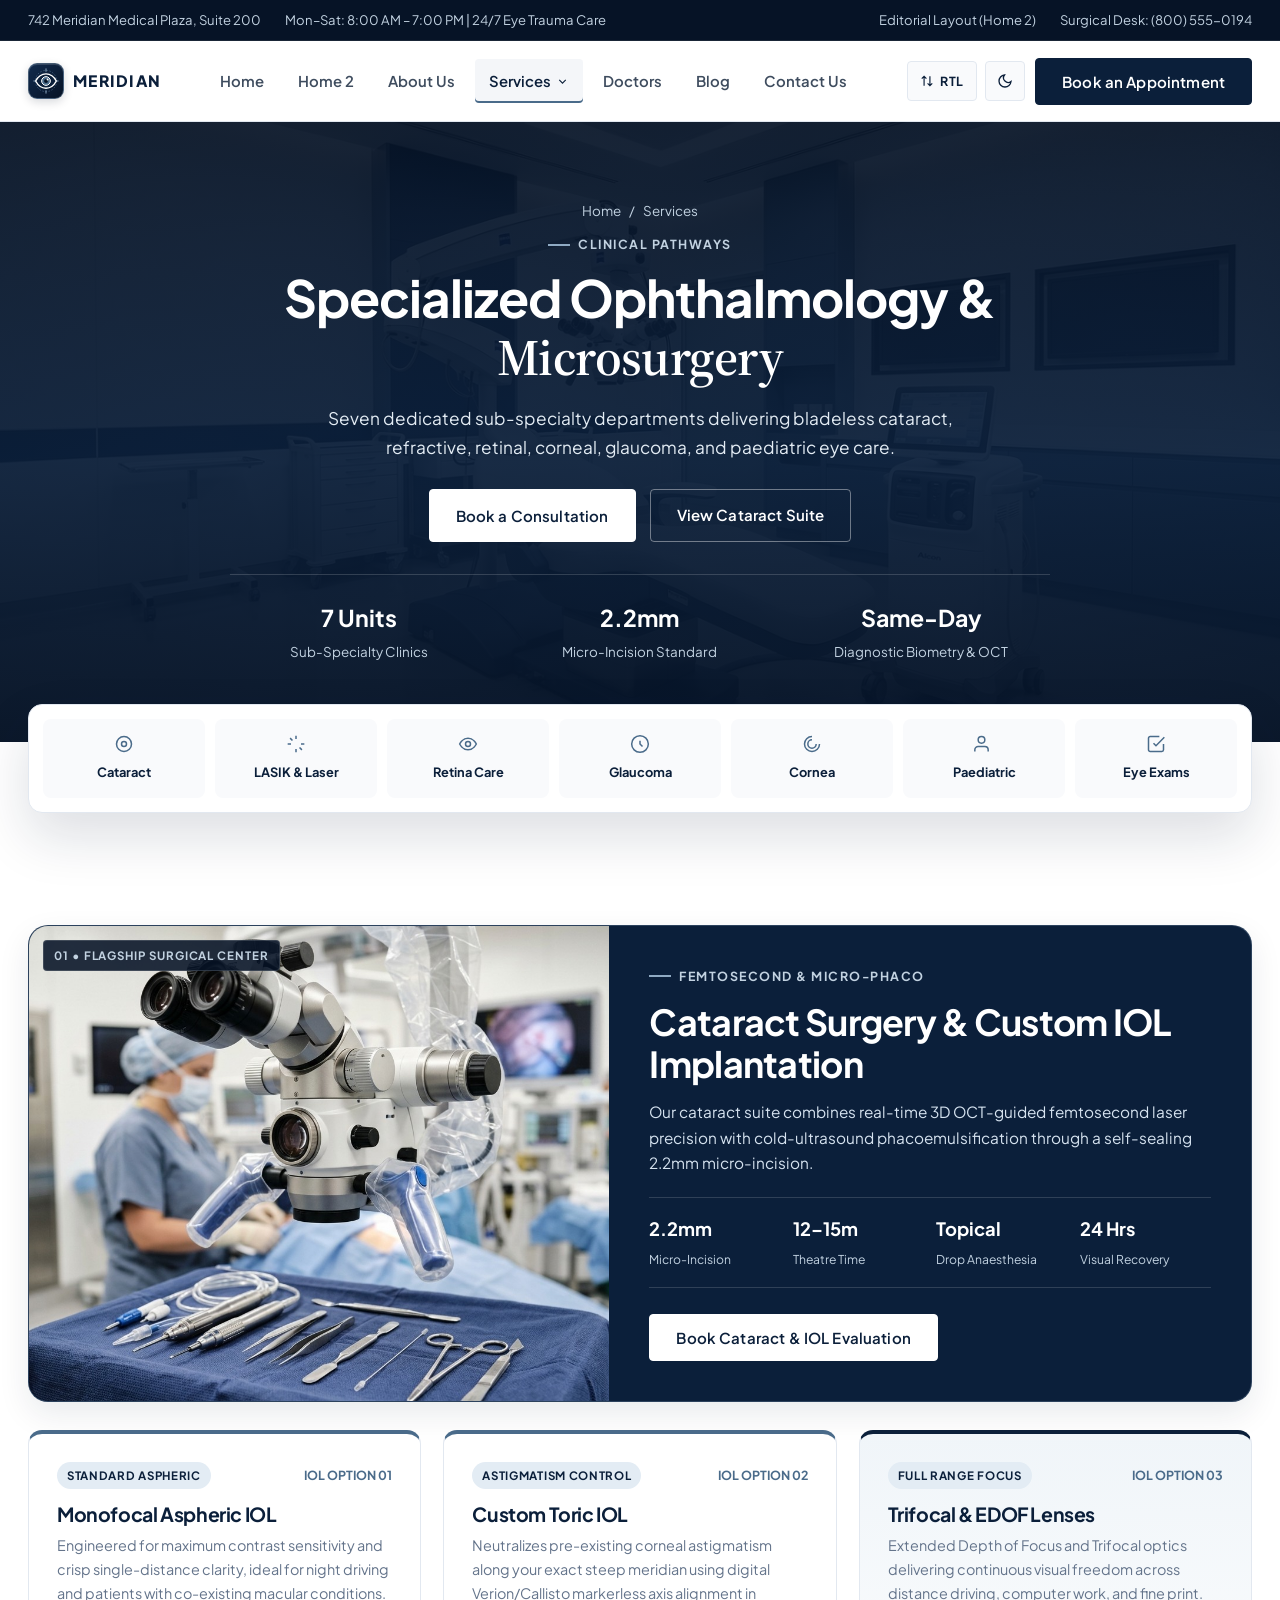
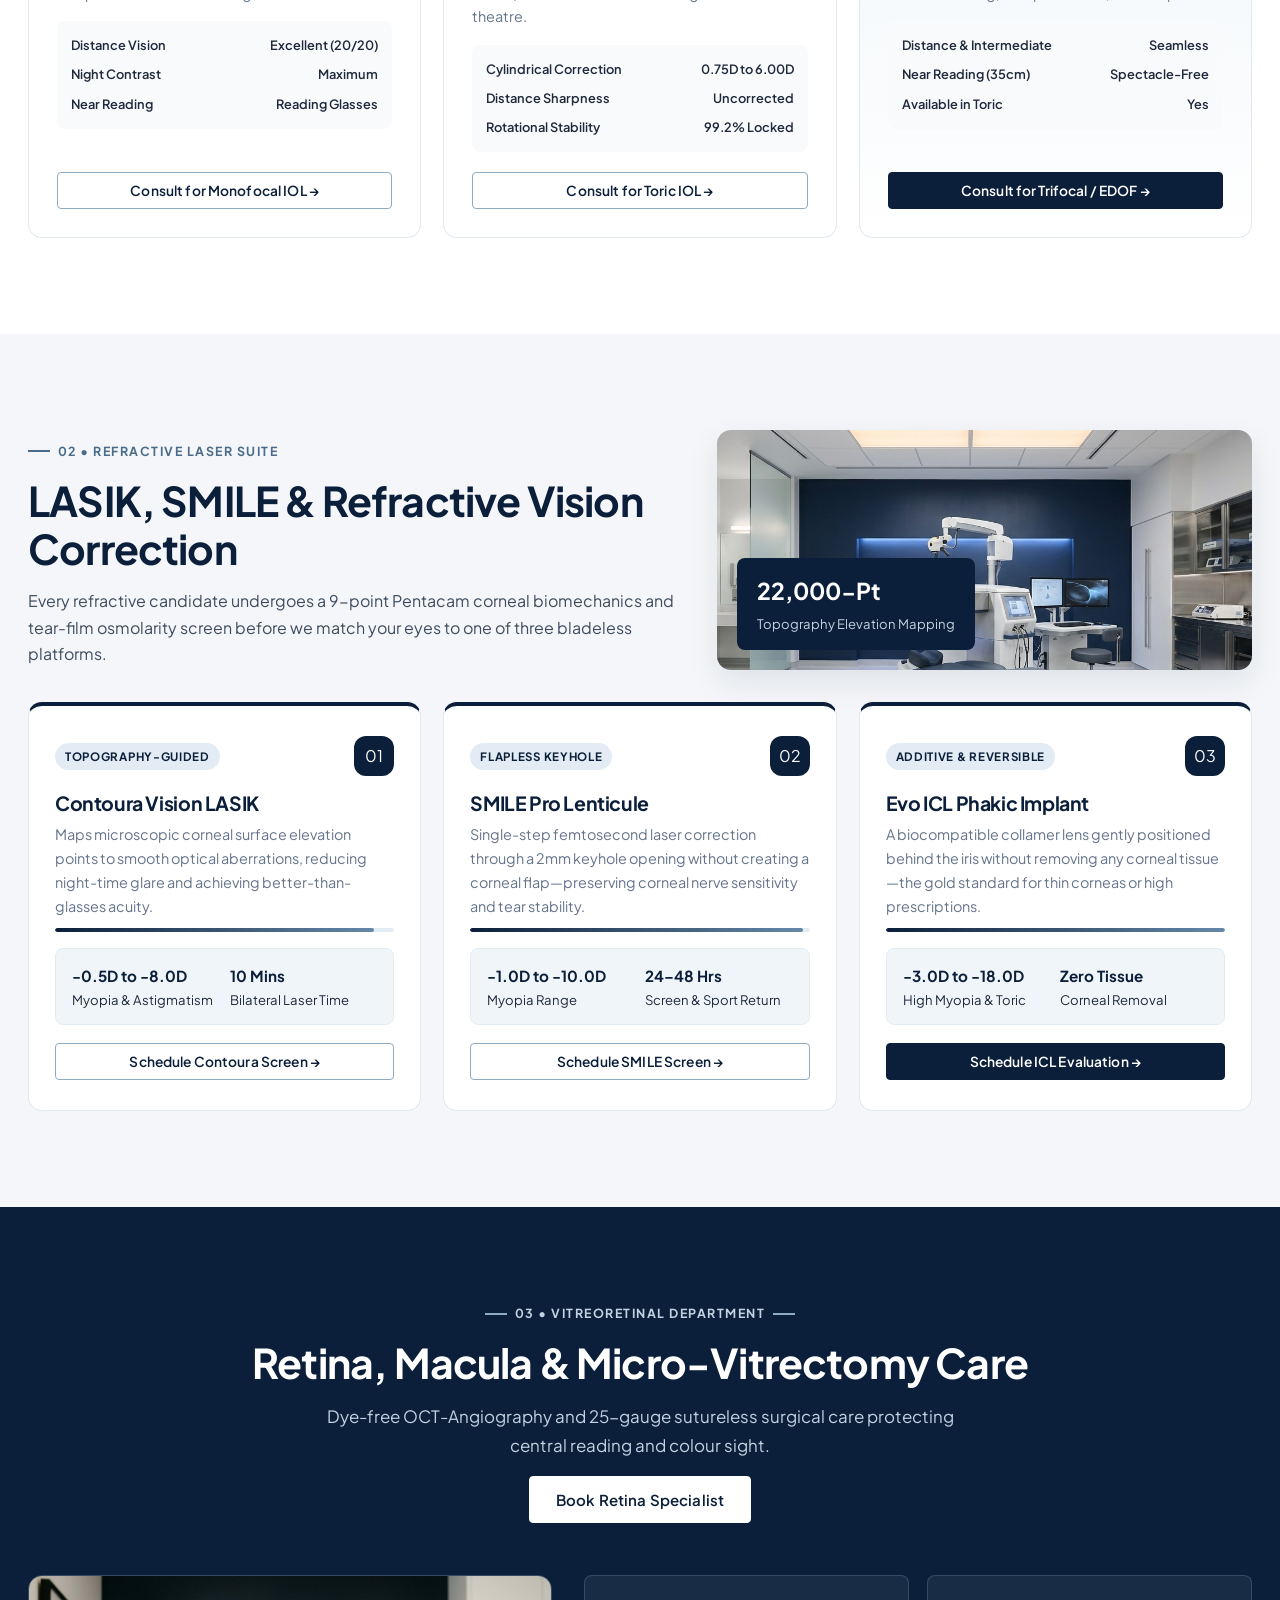
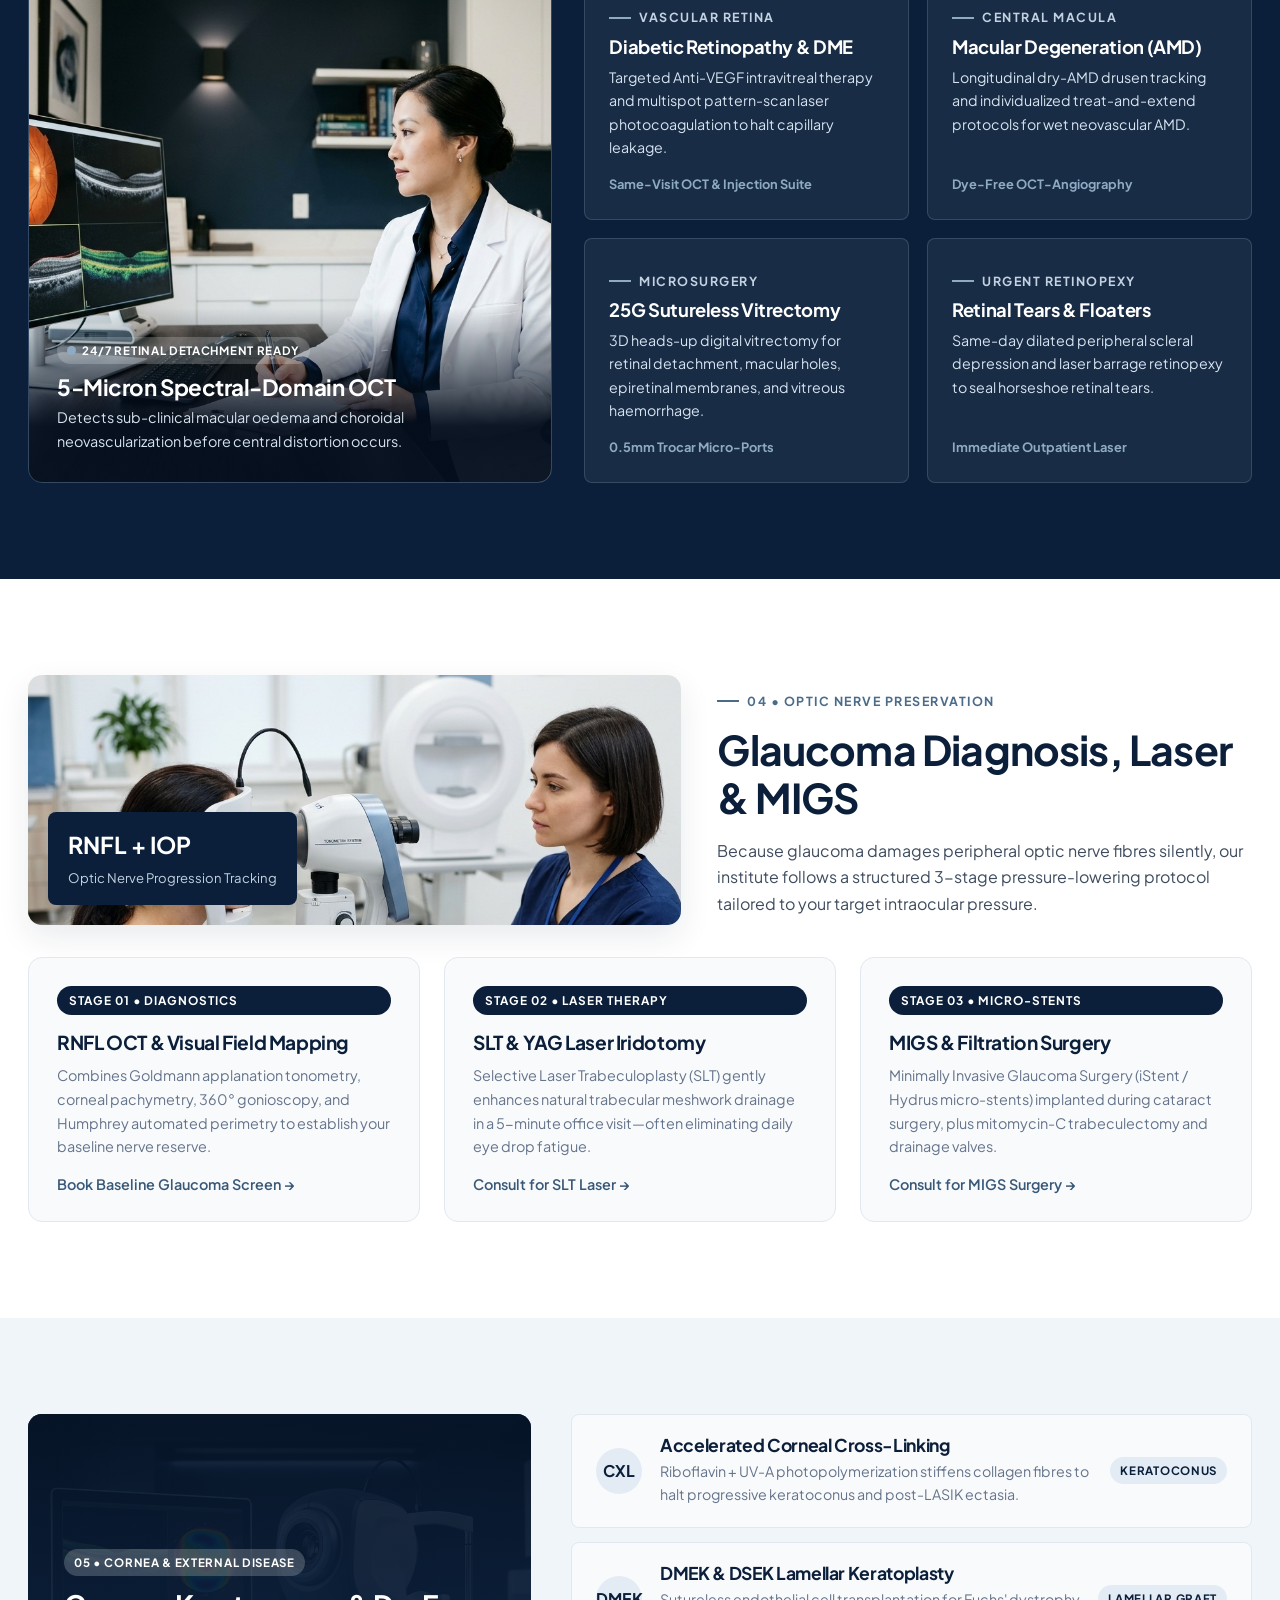
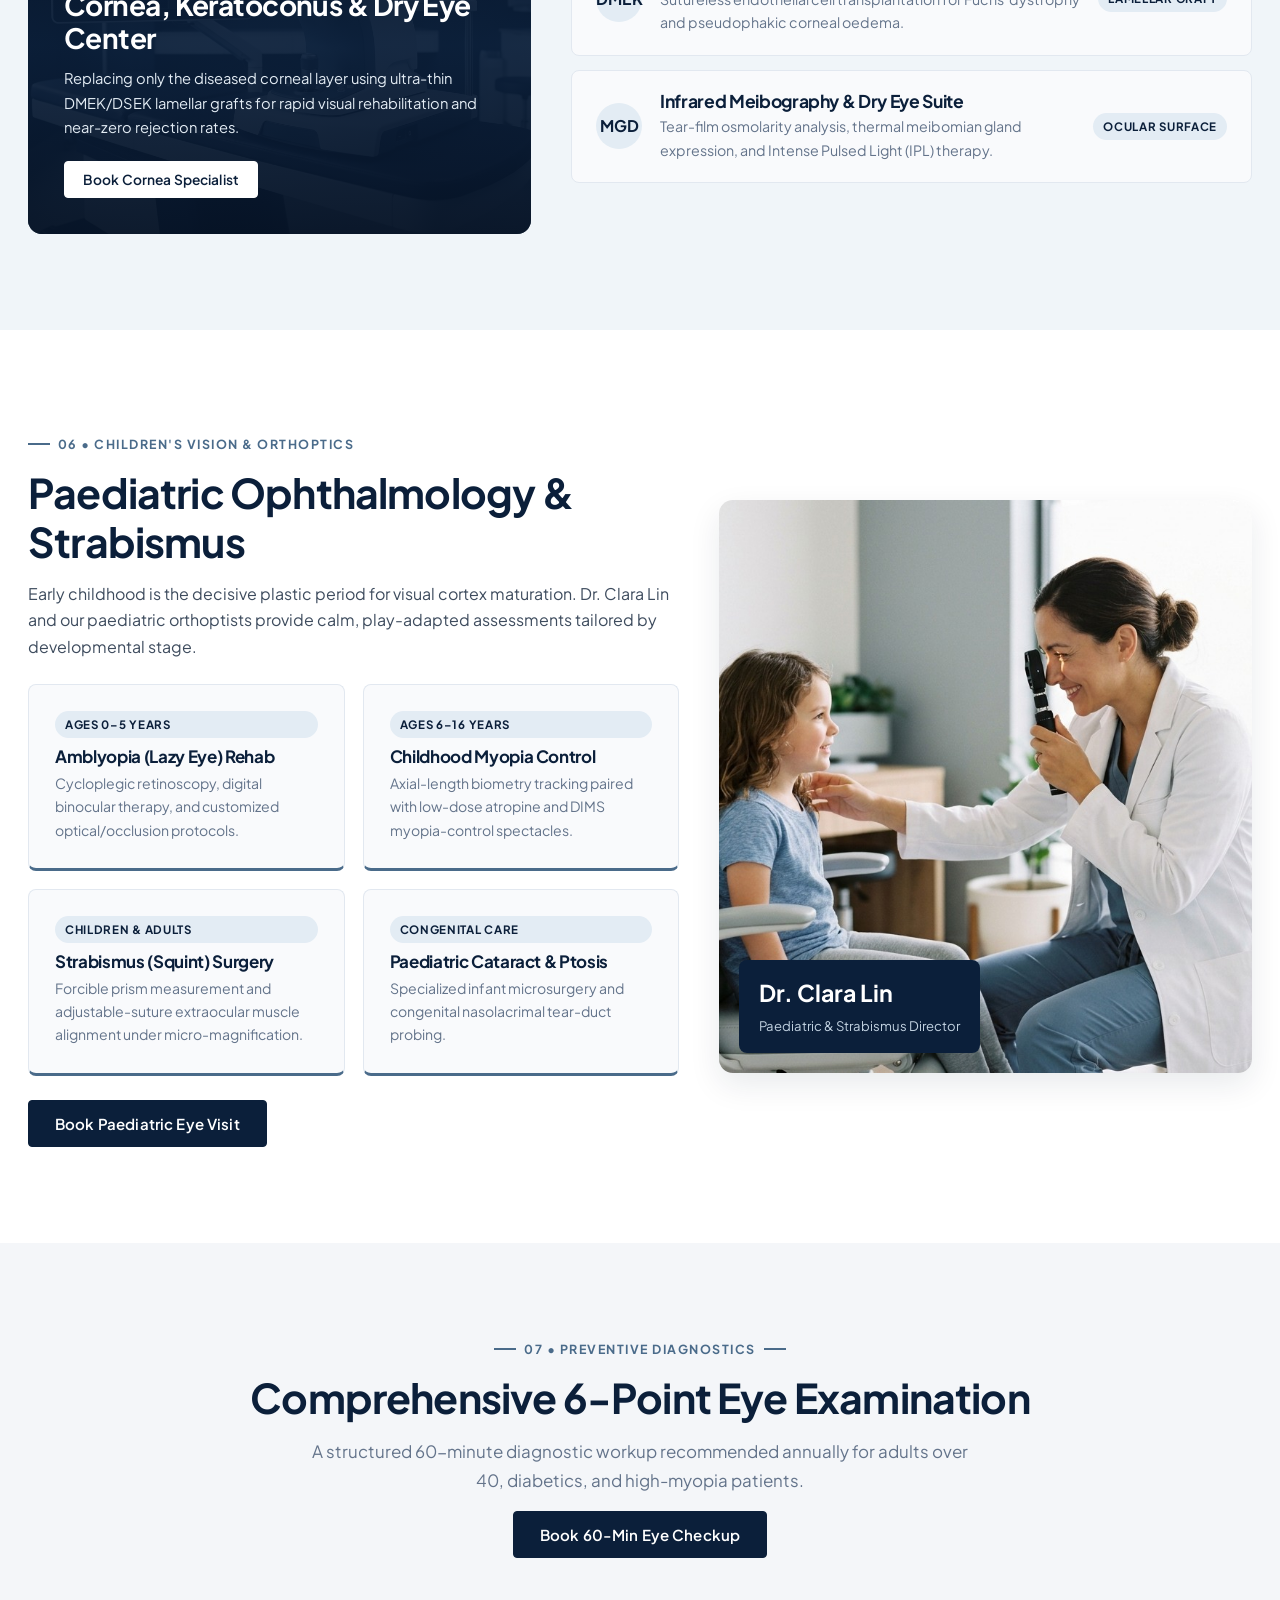
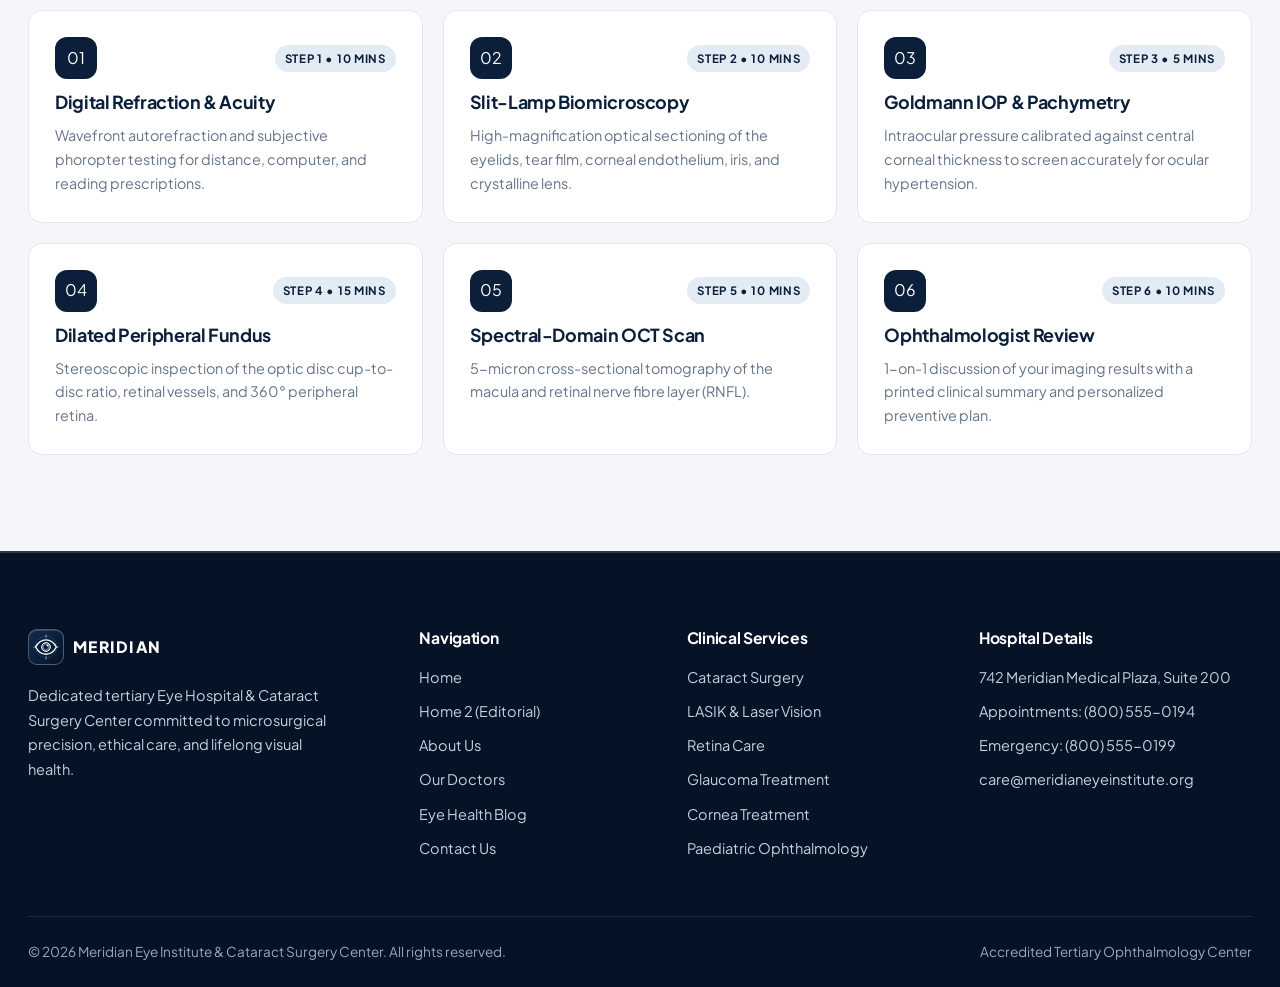
<file: services.html>
<!DOCTYPE html>
<html lang="en">
<head>
  <meta charset="UTF-8">
  <meta name="viewport" content="width=device-width, initial-scale=1.0">
  <title>Eye Care Services | Meridian Eye Institute &amp; Cataract Surgery Center</title>
  <meta name="description" content="Explore specialized ophthalmology treatments: Cataract Surgery, LASIK, Retina Care, Glaucoma, Cornea Treatment, Paediatric Ophthalmology, and Comprehensive Eye Exams.">
  <link rel="preconnect" href="https://fonts.googleapis.com">
  <link rel="preconnect" href="https://fonts.gstatic.com" crossorigin>
  <link href="https://fonts.googleapis.com/css2?family=Plus+Jakarta+Sans:wght@400;500;600;700&family=Source+Serif+4:wght@500;600&display=swap" rel="stylesheet">
  <link rel="icon" type="image/svg+xml" href="assets/images/favicon.svg">
  <link rel="stylesheet" href="assets/css/styles.css">
</head>
<body>

  <div class="top-bar">
    <div class="container top-bar__inner">
      <div class="top-bar__group">
        <span class="top-bar__item">742 Meridian Medical Plaza, Suite 200</span>
        <span class="top-bar__item">Mon–Sat: 8:00 AM – 7:00 PM | 24/7 Eye Trauma Care</span>
      </div>
      <div class="top-bar__group">
        <a href="home-2.html" class="top-bar__item">Editorial Layout (Home 2)</a>
        <a href="tel:+18005550194" class="top-bar__item">Surgical Desk: (800) 555-0194</a>
      </div>
    </div>
  </div>

  <header class="site-header">
    <div class="container site-header__inner">
      <a href="index.html" class="brand-logo" aria-label="Meridian Eye Institute Home">
        <span class="brand-logo__mark">
          <svg viewBox="0 0 48 48" fill="none" xmlns="http://www.w3.org/2000/svg" aria-hidden="true">
            <circle cx="24" cy="24" r="17" stroke="#6688A8" stroke-width="1" stroke-dasharray="2.5 2.5" opacity="0.75"/>
            <path d="M24 4.5V8.5M24 39.5V43.5M4.5 24H8.5M39.5 24H43.5" stroke="#8FAAC3" stroke-width="1.5" stroke-linecap="round"/>
            <path d="M7.5 24C11.5 16.2 17.2 12.5 24 12.5C30.8 12.5 36.5 16.2 40.5 24C36.5 31.8 30.8 35.5 24 35.5C17.2 35.5 11.5 31.8 7.5 24Z" fill="#0B1F3A" stroke="#FFFFFF" stroke-width="2.2" stroke-linejoin="round"/>
            <circle cx="24" cy="24" r="7" fill="#4A6B8A" stroke="#FFFFFF" stroke-width="1.6"/>
            <circle cx="24" cy="24" r="3.1" fill="#061326"/>
            <circle cx="26.5" cy="21.5" r="1.5" fill="#FFFFFF"/>
          </svg>
        </span>
        <span class="brand-logo__text">
          <span class="brand-logo__name">MERIDIAN</span>
        </span>
      </a>

      <nav class="nav-menu" aria-label="Primary Navigation">
        <div class="nav-item"><a href="index.html" class="nav-link">Home</a></div>
        <div class="nav-item"><a href="home-2.html" class="nav-link">Home 2</a></div>
        <div class="nav-item"><a href="about.html" class="nav-link">About Us</a></div>
        <div class="nav-item">
          <a href="services.html" class="nav-link is-active">Services <svg width="13" height="13" viewBox="0 0 24 24" fill="none" stroke="currentColor" stroke-width="2"><polyline points="6 9 12 15 18 9"/></svg></a>
          <div class="nav-dropdown">
            <a href="#cataract">Cataract Surgery</a>
            <a href="#lasik">LASIK &amp; Laser Vision</a>
            <a href="#retina">Retina Care</a>
            <a href="#glaucoma">Glaucoma Treatment</a>
            <a href="#cornea">Cornea Treatment</a>
            <a href="#pediatric">Paediatric Ophthalmology</a>
            <a href="#comprehensive">Comprehensive Eye Exams</a>
          </div>
        </div>
        <div class="nav-item"><a href="doctors.html" class="nav-link">Doctors</a></div>
        <div class="nav-item"><a href="blog.html" class="nav-link">Blog</a></div>
        <div class="nav-item"><a href="contact.html" class="nav-link">Contact Us</a></div>
      </nav>

      <div class="header-actions">
        <div class="header-util-group">
          <button type="button" class="header-util-btn" data-rtl-toggle aria-label="Toggle RTL layout" title="Toggle RTL / LTR">
            <svg width="14" height="14" viewBox="0 0 24 24" fill="none" stroke="currentColor" stroke-width="2"><path d="M17 4v16M7 4v16M3 8l4-4 4 4M21 16l-4 4-4-4"/></svg>
            <span class="rtl-label">RTL</span>
          </button>
          <button type="button" class="header-util-btn header-util-btn--icon" data-theme-toggle aria-label="Toggle color theme" title="Toggle Dark / Light Theme">
            <svg class="icon-moon" width="16" height="16" viewBox="0 0 24 24" fill="none" stroke="currentColor" stroke-width="2"><path d="M21 12.79A9 9 0 1 1 11.21 3 7 7 0 0 0 21 12.79z"/></svg>
            <svg class="icon-sun" width="16" height="16" viewBox="0 0 24 24" fill="none" stroke="currentColor" stroke-width="2"><circle cx="12" cy="12" r="5"/><line x1="12" y1="1" x2="12" y2="3"/><line x1="12" y1="21" x2="12" y2="23"/><line x1="4.22" y1="4.22" x2="5.64" y2="5.64"/><line x1="18.36" y1="18.36" x2="19.78" y2="19.78"/><line x1="1" y1="12" x2="3" y2="12"/><line x1="21" y1="12" x2="23" y2="12"/><line x1="4.22" y1="19.78" x2="5.64" y2="18.36"/><line x1="18.36" y1="5.64" x2="19.78" y2="4.22"/></svg>
          </button>
        </div>
        <button type="button" class="btn btn--primary" data-open-appointment>Book an Appointment</button>
        <button type="button" class="mobile-toggle" id="mobileToggle" aria-label="Toggle Menu" aria-expanded="false">
          <svg width="22" height="22" viewBox="0 0 24 24" fill="none" stroke="currentColor" stroke-width="2"><line x1="3" y1="6" x2="21" y2="6"/><line x1="3" y1="12" x2="21" y2="12"/><line x1="3" y1="18" x2="21" y2="18"/></svg>
        </button>
      </div>
    </div>
  </header>

  <div class="mobile-drawer" id="mobileDrawer">
    <div class="mobile-nav-list">
      <a href="index.html" class="mobile-nav-link">Home (Classic)</a>
      <a href="home-2.html" class="mobile-nav-link">Home 2 (Editorial Split)</a>
      <a href="about.html" class="mobile-nav-link">About Us</a>
      <a href="services.html" class="mobile-nav-link">Services</a>
      <a href="doctors.html" class="mobile-nav-link">Doctors</a>
      <a href="blog.html" class="mobile-nav-link">Blog</a>
      <a href="contact.html" class="mobile-nav-link">Contact Us</a>
    </div>
    <button type="button" class="btn btn--primary" style="width:100%" data-open-appointment>Book an Appointment</button>
  </div>

  <main>
    <!-- SECTION 1: Services Banner & Quick Jump -->
    <section class="page-banner">
      <img src="assets/images/hero-services-suite.jpg" alt="Ophthalmic Microsurgical Instruments" class="hero-architectural__bg">
      <div class="hero-architectural__overlay"></div>
      <div class="container">
        <div class="hero-architectural__content" style="max-width: 820px;">
          <nav class="breadcrumb" aria-label="Breadcrumb">
            <a href="index.html">Home</a> <span>/</span> <span>Services</span>
          </nav>
          <span class="eyebrow eyebrow--light">Clinical Pathways</span>
          <h1>Specialized Ophthalmology &amp; <span class="serif-accent">Microsurgery</span></h1>
          <p>Seven dedicated sub-specialty departments delivering bladeless cataract, refractive, retinal, corneal, glaucoma, and paediatric eye care.</p>
          <div class="hero-cta-group">
            <button type="button" class="btn btn--white" data-open-appointment>Book a Consultation</button>
            <a href="#cataract" class="btn btn--outline-light">View Cataract Suite</a>
          </div>
          <div class="hero-trust-strip">
            <div class="hero-trust-item"><strong>7 Units</strong><span>Sub-Specialty Clinics</span></div>
            <div class="hero-trust-item"><strong>2.2mm</strong><span>Micro-Incision Standard</span></div>
            <div class="hero-trust-item"><strong>Same-Day</strong><span>Diagnostic Biometry &amp; OCT</span></div>
          </div>
        </div>
      </div>
    </section>

    <!-- Floating 7-Specialty Interactive Quick-Jump Dock -->
    <div class="container specialty-dock-wrap">
      <nav class="specialty-dock" aria-label="Specialty Quick Jump">
        <a href="#cataract" class="specialty-dock__item">
          <svg width="20" height="20" viewBox="0 0 24 24" fill="none" stroke="currentColor" stroke-width="1.8"><circle cx="12" cy="12" r="9"/><circle cx="12" cy="12" r="3"/></svg>
          <span>Cataract</span>
        </a>
        <a href="#lasik" class="specialty-dock__item">
          <svg width="20" height="20" viewBox="0 0 24 24" fill="none" stroke="currentColor" stroke-width="1.8"><path d="M12 2v4m0 12v4M4.93 4.93l2.83 2.83m8.48 8.48 2.83 2.83M2 12h4m12 0h4"/></svg>
          <span>LASIK &amp; Laser</span>
        </a>
        <a href="#retina" class="specialty-dock__item">
          <svg width="20" height="20" viewBox="0 0 24 24" fill="none" stroke="currentColor" stroke-width="1.8"><path d="M2 12s3.5-7 10-7 10 7 10 7-3.5 7-10 7-10-7-10-7Z"/><circle cx="12" cy="12" r="3"/></svg>
          <span>Retina Care</span>
        </a>
        <a href="#glaucoma" class="specialty-dock__item">
          <svg width="20" height="20" viewBox="0 0 24 24" fill="none" stroke="currentColor" stroke-width="1.8"><circle cx="12" cy="12" r="10"/><path d="M12 8v4l3 3"/></svg>
          <span>Glaucoma</span>
        </a>
        <a href="#cornea" class="specialty-dock__item">
          <svg width="20" height="20" viewBox="0 0 24 24" fill="none" stroke="currentColor" stroke-width="1.8"><path d="M12 3a9 9 0 1 0 9 9"/><path d="M12 7a5 5 0 1 0 5 5"/></svg>
          <span>Cornea</span>
        </a>
        <a href="#pediatric" class="specialty-dock__item">
          <svg width="20" height="20" viewBox="0 0 24 24" fill="none" stroke="currentColor" stroke-width="1.8"><path d="M17 21v-2a4 4 0 0 0-4-4H5a4 4 0 0 0-4 4v2"/><circle cx="9" cy="7" r="4"/></svg>
          <span>Paediatric</span>
        </a>
        <a href="#comprehensive" class="specialty-dock__item">
          <svg width="20" height="20" viewBox="0 0 24 24" fill="none" stroke="currentColor" stroke-width="1.8"><path d="M9 11l3 3L22 4"/><path d="M21 12v7a2 2 0 0 1-2 2H5a2 2 0 0 1-2-2V5a2 2 0 0 1 2-2h11"/></svg>
          <span>Eye Exams</span>
        </a>
      </nav>
    </div>

    <!-- SECTION 2: Cataract Surgery (Flagship Theatre Banner + 3-IOL Comparison Matrix) -->
    <section class="section" id="cataract">
      <div class="container">
        <div class="cataract-hero-card">
          <div class="cataract-hero-card__media">
            <img src="assets/images/services-cataract-main.jpg" alt="Cataract Microsurgical Instruments and Microscope">
            <span class="dept-flagship-card__tag">01 &bull; Flagship Surgical Center</span>
          </div>
          <div class="cataract-hero-card__body">
            <span class="eyebrow eyebrow--light">Femtosecond &amp; Micro-Phaco</span>
            <h2>Cataract Surgery &amp; Custom IOL Implantation</h2>
            <p style="color: #D6E3F0; font-size: 0.96rem;">Our cataract suite combines real-time 3D OCT-guided femtosecond laser precision with cold-ultrasound phacoemulsification through a self-sealing 2.2mm micro-incision.</p>
            <div class="cataract-specs-strip">
              <div><strong>2.2mm</strong><span>Micro-Incision</span></div>
              <div><strong>12–15m</strong><span>Theatre Time</span></div>
              <div><strong>Topical</strong><span>Drop Anaesthesia</span></div>
              <div><strong>24 Hrs</strong><span>Visual Recovery</span></div>
            </div>
            <div>
              <button type="button" class="btn btn--white" data-open-appointment data-service="Cataract Surgery">Book Cataract &amp; IOL Evaluation</button>
            </div>
          </div>
        </div>

        <div class="iol-grid">
          <article class="iol-card">
            <div>
              <div style="display:flex; justify-content:space-between; align-items:center; margin-bottom:14px;">
                <span class="bento-pill">Standard Aspheric</span>
                <span style="font-size:0.78rem; font-weight:700; color:var(--steel-500);">IOL OPTION 01</span>
              </div>
              <h3 style="font-size:1.22rem; margin-bottom:8px;">Monofocal Aspheric IOL</h3>
              <p style="font-size:0.9rem; color:var(--grey-500);">Engineered for maximum contrast sensitivity and crisp single-distance clarity, ideal for night driving and patients with co-existing macular conditions.</p>
              <div class="iol-range-bars">
                <div class="iol-range-row"><span>Distance Vision</span><span>Excellent (20/20)</span></div>
                <div class="iol-range-row"><span>Night Contrast</span><span>Maximum</span></div>
                <div class="iol-range-row"><span>Near Reading</span><span>Reading Glasses</span></div>
              </div>
            </div>
            <button type="button" class="btn btn--outline btn--sm" style="width:100%;" data-open-appointment data-service="Cataract Surgery">Consult for Monofocal IOL &rarr;</button>
          </article>

          <article class="iol-card">
            <div>
              <div style="display:flex; justify-content:space-between; align-items:center; margin-bottom:14px;">
                <span class="bento-pill">Astigmatism Control</span>
                <span style="font-size:0.78rem; font-weight:700; color:var(--steel-500);">IOL OPTION 02</span>
              </div>
              <h3 style="font-size:1.22rem; margin-bottom:8px;">Custom Toric IOL</h3>
              <p style="font-size:0.9rem; color:var(--grey-500);">Neutralizes pre-existing corneal astigmatism along your exact steep meridian using digital Verion/Callisto markerless axis alignment in theatre.</p>
              <div class="iol-range-bars">
                <div class="iol-range-row"><span>Cylindrical Correction</span><span>0.75D to 6.00D</span></div>
                <div class="iol-range-row"><span>Distance Sharpness</span><span>Uncorrected</span></div>
                <div class="iol-range-row"><span>Rotational Stability</span><span>99.2% Locked</span></div>
              </div>
            </div>
            <button type="button" class="btn btn--outline btn--sm" style="width:100%;" data-open-appointment data-service="Cataract Surgery">Consult for Toric IOL &rarr;</button>
          </article>

          <article class="iol-card iol-card--featured">
            <div>
              <div style="display:flex; justify-content:space-between; align-items:center; margin-bottom:14px;">
                <span class="bento-pill">Full Range Focus</span>
                <span style="font-size:0.78rem; font-weight:700; color:var(--steel-500);">IOL OPTION 03</span>
              </div>
              <h3 style="font-size:1.22rem; margin-bottom:8px;">Trifocal &amp; EDOF Lenses</h3>
              <p style="font-size:0.9rem; color:var(--grey-500);">Extended Depth of Focus and Trifocal optics delivering continuous visual freedom across distance driving, computer work, and fine print.</p>
              <div class="iol-range-bars">
                <div class="iol-range-row"><span>Distance &amp; Intermediate</span><span>Seamless</span></div>
                <div class="iol-range-row"><span>Near Reading (35cm)</span><span>Spectacle-Free</span></div>
                <div class="iol-range-row"><span>Available in Toric</span><span>Yes</span></div>
              </div>
            </div>
            <button type="button" class="btn btn--primary btn--sm" style="width:100%;" data-open-appointment data-service="Cataract Surgery">Consult for Trifocal / EDOF &rarr;</button>
          </article>
        </div>
      </div>
    </section>

    <!-- SECTION 3: LASIK & Laser Vision Correction (3 Laser Platform Cards) -->
    <section class="section section--grey" id="lasik">
      <div class="container">
        <div class="lasik-banner-split">
          <div>
            <span class="eyebrow">02 &bull; Refractive Laser Suite</span>
            <h2 class="section-title">LASIK, SMILE &amp; Refractive Vision Correction</h2>
            <p style="color: var(--grey-700);">Every refractive candidate undergoes a 9-point Pentacam corneal biomechanics and tear-film osmolarity screen before we match your eyes to one of three bladeless platforms.</p>
          </div>
          <div class="split-feature__media" style="max-height: 240px;">
            <img src="assets/images/services-lasik-main.jpg" alt="LASIK Excimer Laser Vision Correction Suite">
            <div class="media-badge">
              <strong>22,000-Pt</strong>
              <span>Topography Elevation Mapping</span>
            </div>
          </div>
        </div>

        <div class="laser-platform-grid">
          <article class="laser-card">
            <div>
              <div class="laser-card__head">
                <span class="bento-pill">Topography-Guided</span>
                <div class="contact-hub-icon" style="width:40px; height:40px;">01</div>
              </div>
              <h3 style="font-size:1.22rem; margin-bottom:8px;">Contoura Vision LASIK</h3>
              <p style="font-size:0.9rem; color:var(--grey-500);">Maps microscopic corneal surface elevation points to smooth optical aberrations, reducing night-time glare and achieving better-than-glasses acuity.</p>
              <div class="laser-beam-bar"><span style="width:94%;"></span></div>
              <div class="laser-card__specs">
                <div><strong>-0.5D to -8.0D</strong><span>Myopia &amp; Astigmatism</span></div>
                <div><strong>10 Mins</strong><span>Bilateral Laser Time</span></div>
              </div>
            </div>
            <button type="button" class="btn btn--outline btn--sm" style="width:100%;" data-open-appointment data-service="LASIK & Laser Vision">Schedule Contoura Screen &rarr;</button>
          </article>

          <article class="laser-card">
            <div>
              <div class="laser-card__head">
                <span class="bento-pill">Flapless Keyhole</span>
                <div class="contact-hub-icon" style="width:40px; height:40px;">02</div>
              </div>
              <h3 style="font-size:1.22rem; margin-bottom:8px;">SMILE Pro Lenticule</h3>
              <p style="font-size:0.9rem; color:var(--grey-500);">Single-step femtosecond laser correction through a 2mm keyhole opening without creating a corneal flap—preserving corneal nerve sensitivity and tear stability.</p>
              <div class="laser-beam-bar"><span style="width:98%;"></span></div>
              <div class="laser-card__specs">
                <div><strong>-1.0D to -10.0D</strong><span>Myopia Range</span></div>
                <div><strong>24–48 Hrs</strong><span>Screen &amp; Sport Return</span></div>
              </div>
            </div>
            <button type="button" class="btn btn--outline btn--sm" style="width:100%;" data-open-appointment data-service="LASIK & Laser Vision">Schedule SMILE Screen &rarr;</button>
          </article>

          <article class="laser-card">
            <div>
              <div class="laser-card__head">
                <span class="bento-pill">Additive &amp; Reversible</span>
                <div class="contact-hub-icon" style="width:40px; height:40px;">03</div>
              </div>
              <h3 style="font-size:1.22rem; margin-bottom:8px;">Evo ICL Phakic Implant</h3>
              <p style="font-size:0.9rem; color:var(--grey-500);">A biocompatible collamer lens gently positioned behind the iris without removing any corneal tissue—the gold standard for thin corneas or high prescriptions.</p>
              <div class="laser-beam-bar"><span style="width:100%;"></span></div>
              <div class="laser-card__specs">
                <div><strong>-3.0D to -18.0D</strong><span>High Myopia &amp; Toric</span></div>
                <div><strong>Zero Tissue</strong><span>Corneal Removal</span></div>
              </div>
            </div>
            <button type="button" class="btn btn--primary btn--sm" style="width:100%;" data-open-appointment data-service="LASIK & Laser Vision">Schedule ICL Evaluation &rarr;</button>
          </article>
        </div>
      </div>
    </section>

    <!-- SECTION 4: Retina Care (Dark-Navy Asymmetric Command Grid + 2x2 Pathology Tiles) -->
    <section class="section section--navy" id="retina">
      <div class="container">
        <div class="section-header section-header--split">
          <div>
            <span class="eyebrow eyebrow--light">03 &bull; Vitreoretinal Department</span>
            <h2 class="section-title">Retina, Macula &amp; Micro-Vitrectomy Care</h2>
            <p class="section-subtitle">Dye-free OCT-Angiography and 25-gauge sutureless surgical care protecting central reading and colour sight.</p>
          </div>
          <button type="button" class="btn btn--white" data-open-appointment data-service="Retina Care">Book Retina Specialist</button>
        </div>

        <div class="retina-command-grid">
          <div class="retina-visual-box">
            <img src="assets/images/services-retina-main.jpg" alt="Retina Specialist Reviewing OCT Scan">
            <div class="retina-visual-box__overlay">
              <span class="bento-pill" style="background: rgba(255,255,255,0.2); color: #FFFFFF; margin-bottom: 10px; display: inline-block;"><span class="pulse-dot" style="margin-right:6px;"></span>24/7 Retinal Detachment Ready</span>
              <h3 style="color: #FFFFFF; font-size: 1.4rem; margin-bottom: 6px;">5-Micron Spectral-Domain OCT</h3>
              <p style="color: #D6E3F0; font-size: 0.9rem;">Detects sub-clinical macular oedema and choroidal neovascularization before central distortion occurs.</p>
            </div>
          </div>

          <div class="retina-pathology-grid">
            <article class="retina-tile">
              <div>
                <span class="eyebrow eyebrow--light" style="margin-bottom:8px;">Vascular Retina</span>
                <h3 style="font-size:1.15rem; margin-bottom:8px;">Diabetic Retinopathy &amp; DME</h3>
                <p style="color:#D6E3F0; font-size:0.89rem; margin-bottom:14px;">Targeted Anti-VEGF intravitreal therapy and multispot pattern-scan laser photocoagulation to halt capillary leakage.</p>
              </div>
              <span style="font-size:0.8rem; font-weight:700; color:#8FAAC3;">Same-Visit OCT &amp; Injection Suite</span>
            </article>

            <article class="retina-tile">
              <div>
                <span class="eyebrow eyebrow--light" style="margin-bottom:8px;">Central Macula</span>
                <h3 style="font-size:1.15rem; margin-bottom:8px;">Macular Degeneration (AMD)</h3>
                <p style="color:#D6E3F0; font-size:0.89rem; margin-bottom:14px;">Longitudinal dry-AMD drusen tracking and individualized treat-and-extend protocols for wet neovascular AMD.</p>
              </div>
              <span style="font-size:0.8rem; font-weight:700; color:#8FAAC3;">Dye-Free OCT-Angiography</span>
            </article>

            <article class="retina-tile">
              <div>
                <span class="eyebrow eyebrow--light" style="margin-bottom:8px;">Microsurgery</span>
                <h3 style="font-size:1.15rem; margin-bottom:8px;">25G Sutureless Vitrectomy</h3>
                <p style="color:#D6E3F0; font-size:0.89rem; margin-bottom:14px;">3D heads-up digital vitrectomy for retinal detachment, macular holes, epiretinal membranes, and vitreous haemorrhage.</p>
              </div>
              <span style="font-size:0.8rem; font-weight:700; color:#8FAAC3;">0.5mm Trocar Micro-Ports</span>
            </article>

            <article class="retina-tile">
              <div>
                <span class="eyebrow eyebrow--light" style="margin-bottom:8px;">Urgent Retinopexy</span>
                <h3 style="font-size:1.15rem; margin-bottom:8px;">Retinal Tears &amp; Floaters</h3>
                <p style="color:#D6E3F0; font-size:0.89rem; margin-bottom:14px;">Same-day dilated peripheral scleral depression and laser barrage retinopexy to seal horseshoe retinal tears.</p>
              </div>
              <span style="font-size:0.8rem; font-weight:700; color:#8FAAC3;">Immediate Outpatient Laser</span>
            </article>
          </div>
        </div>
      </div>
    </section>

    <!-- SECTION 5: Glaucoma Treatment (3-Stage Progressive Intervention Cards) -->
    <section class="section" id="glaucoma">
      <div class="container">
        <div class="lasik-banner-split">
          <div class="split-feature__media" style="max-height: 250px;">
            <img src="assets/images/services-glaucoma-main.jpg" alt="Glaucoma Tonometry and Visual Field Testing">
            <div class="media-badge">
              <strong>RNFL + IOP</strong>
              <span>Optic Nerve Progression Tracking</span>
            </div>
          </div>
          <div>
            <span class="eyebrow">04 &bull; Optic Nerve Preservation</span>
            <h2 class="section-title">Glaucoma Diagnosis, Laser &amp; MIGS</h2>
            <p style="color: var(--grey-700);">Because glaucoma damages peripheral optic nerve fibres silently, our institute follows a structured 3-stage pressure-lowering protocol tailored to your target intraocular pressure.</p>
          </div>
        </div>

        <div class="glaucoma-stage-grid">
          <article class="glaucoma-stage-card">
            <span class="glaucoma-stage-num">Stage 01 &bull; Diagnostics</span>
            <h3 style="font-size:1.2rem; margin-bottom:10px;">RNFL OCT &amp; Visual Field Mapping</h3>
            <p style="font-size:0.9rem; color:var(--grey-500); margin-bottom:16px;">Combines Goldmann applanation tonometry, corneal pachymetry, 360° gonioscopy, and Humphrey automated perimetry to establish your baseline nerve reserve.</p>
            <button type="button" class="text-link" data-open-appointment data-service="Glaucoma Treatment">Book Baseline Glaucoma Screen &rarr;</button>
          </article>

          <article class="glaucoma-stage-card">
            <span class="glaucoma-stage-num">Stage 02 &bull; Laser Therapy</span>
            <h3 style="font-size:1.2rem; margin-bottom:10px;">SLT &amp; YAG Laser Iridotomy</h3>
            <p style="font-size:0.9rem; color:var(--grey-500); margin-bottom:16px;">Selective Laser Trabeculoplasty (SLT) gently enhances natural trabecular meshwork drainage in a 5-minute office visit—often eliminating daily eye drop fatigue.</p>
            <button type="button" class="text-link" data-open-appointment data-service="Glaucoma Treatment">Consult for SLT Laser &rarr;</button>
          </article>

          <article class="glaucoma-stage-card">
            <span class="glaucoma-stage-num">Stage 03 &bull; Micro-Stents</span>
            <h3 style="font-size:1.2rem; margin-bottom:10px;">MIGS &amp; Filtration Surgery</h3>
            <p style="font-size:0.9rem; color:var(--grey-500); margin-bottom:16px;">Minimally Invasive Glaucoma Surgery (iStent / Hydrus micro-stents) implanted during cataract surgery, plus mitomycin-C trabeculectomy and drainage valves.</p>
            <button type="button" class="text-link" data-open-appointment data-service="Glaucoma Treatment">Consult for MIGS Surgery &rarr;</button>
          </article>
        </div>
      </div>
    </section>

    <!-- SECTION 6: Cornea Treatment (Interactive Showcase with Horizontal Protocol Cards) -->
    <section class="section section--steel" id="cornea">
      <div class="container">
        <div class="habits-showcase">
          <div class="habits-visual-panel">
            <img src="assets/images/services-cornea-main.jpg" alt="Corneal Tomography and Cross-Linking Diagnostics">
            <div class="hero-architectural__overlay"></div>
            <div class="habits-visual-panel__content">
              <span class="bento-pill" style="background: rgba(255,255,255,0.2); color: #FFFFFF; margin-bottom: 12px; display: inline-block;">05 &bull; Cornea &amp; External Disease</span>
              <h2 style="color: #FFFFFF; font-size: 1.75rem; margin-bottom: 12px;">Cornea, Keratoconus &amp; Dry Eye Center</h2>
              <p style="color: #E3ECF4; font-size: 0.92rem; margin-bottom: 22px;">Replacing only the diseased corneal layer using ultra-thin DMEK/DSEK lamellar grafts for rapid visual rehabilitation and near-zero rejection rates.</p>
              <button type="button" class="btn btn--white btn--sm" data-open-appointment data-service="Cornea Treatment">Book Cornea Specialist</button>
            </div>
          </div>

          <div class="habits-stack">
            <article class="habit-row-card">
              <div class="habit-icon-ring">CXL</div>
              <div>
                <h3 style="font-size: 1.1rem; margin-bottom: 4px;">Accelerated Corneal Cross-Linking</h3>
                <p style="font-size: 0.89rem; color: var(--grey-500);">Riboflavin + UV-A photopolymerization stiffens collagen fibres to halt progressive keratoconus and post-LASIK ectasia.</p>
              </div>
              <span class="bento-pill">Keratoconus</span>
            </article>

            <article class="habit-row-card">
              <div class="habit-icon-ring">DMEK</div>
              <div>
                <h3 style="font-size: 1.1rem; margin-bottom: 4px;">DMEK &amp; DSEK Lamellar Keratoplasty</h3>
                <p style="font-size: 0.89rem; color: var(--grey-500);">Sutureless endothelial cell transplantation for Fuchs' dystrophy and pseudophakic corneal oedema.</p>
              </div>
              <span class="bento-pill">Lamellar Graft</span>
            </article>

            <article class="habit-row-card">
              <div class="habit-icon-ring">MGD</div>
              <div>
                <h3 style="font-size: 1.1rem; margin-bottom: 4px;">Infrared Meibography &amp; Dry Eye Suite</h3>
                <p style="font-size: 0.89rem; color: var(--grey-500);">Tear-film osmolarity analysis, thermal meibomian gland expression, and Intense Pulsed Light (IPL) therapy.</p>
              </div>
              <span class="bento-pill">Ocular Surface</span>
            </article>
          </div>
        </div>
      </div>
    </section>

    <!-- SECTION 7: Paediatric Ophthalmology (Split Visual + 3 Age-Bracket Cards) -->
    <section class="section" id="pediatric">
      <div class="container">
        <div class="academic-showcase">
          <div>
            <span class="eyebrow">06 &bull; Children's Vision &amp; Orthoptics</span>
            <h2 class="section-title">Paediatric Ophthalmology &amp; Strabismus</h2>
            <p style="color: var(--grey-700); margin-bottom: 24px;">Early childhood is the decisive plastic period for visual cortex maturation. Dr. Clara Lin and our paediatric orthoptists provide calm, play-adapted assessments tailored by developmental stage.</p>
            <div class="academic-grid-2x2">
              <article class="academic-tile">
                <span class="bento-pill" style="margin-bottom:8px; display:inline-block;">Ages 0–5 Years</span>
                <h3 style="font-size:1.06rem; margin-bottom:6px;">Amblyopia (Lazy Eye) Rehab</h3>
                <p style="font-size:0.88rem; color:var(--grey-500);">Cycloplegic retinoscopy, digital binocular therapy, and customized optical/occlusion protocols.</p>
              </article>

              <article class="academic-tile">
                <span class="bento-pill" style="margin-bottom:8px; display:inline-block;">Ages 6–16 Years</span>
                <h3 style="font-size:1.06rem; margin-bottom:6px;">Childhood Myopia Control</h3>
                <p style="font-size:0.88rem; color:var(--grey-500);">Axial-length biometry tracking paired with low-dose atropine and DIMS myopia-control spectacles.</p>
              </article>

              <article class="academic-tile">
                <span class="bento-pill" style="margin-bottom:8px; display:inline-block;">Children &amp; Adults</span>
                <h3 style="font-size:1.06rem; margin-bottom:6px;">Strabismus (Squint) Surgery</h3>
                <p style="font-size:0.88rem; color:var(--grey-500);">Forcible prism measurement and adjustable-suture extraocular muscle alignment under micro-magnification.</p>
              </article>

              <article class="academic-tile">
                <span class="bento-pill" style="margin-bottom:8px; display:inline-block;">Congenital Care</span>
                <h3 style="font-size:1.06rem; margin-bottom:6px;">Paediatric Cataract &amp; Ptosis</h3>
                <p style="font-size:0.88rem; color:var(--grey-500);">Specialized infant microsurgery and congenital nasolacrimal tear-duct probing.</p>
              </article>
            </div>
            <div style="margin-top: 24px;">
              <button type="button" class="btn btn--primary" data-open-appointment data-service="Paediatric Ophthalmology">Book Paediatric Eye Visit</button>
            </div>
          </div>

          <div class="split-feature__media">
            <img src="assets/images/services-pediatric-main.jpg" alt="Paediatric Ophthalmologist Examining Child's Eyes" style="aspect-ratio: 4/4.3;">
            <div class="media-badge">
              <strong>Dr. Clara Lin</strong>
              <span>Paediatric &amp; Strabismus Director</span>
            </div>
          </div>
        </div>
      </div>
    </section>

    <!-- SECTION 8: Comprehensive 6-Point Eye Examinations -->
    <section class="section section--grey" id="comprehensive">
      <div class="container">
        <div class="section-header section-header--split">
          <div>
            <span class="eyebrow">07 &bull; Preventive Diagnostics</span>
            <h2 class="section-title">Comprehensive 6-Point Eye Examination</h2>
            <p class="section-subtitle">A structured 60-minute diagnostic workup recommended annually for adults over 40, diabetics, and high-myopia patients.</p>
          </div>
          <button type="button" class="btn btn--primary" data-open-appointment data-service="Comprehensive Eye Exam">Book 60-Min Eye Checkup</button>
        </div>

        <div class="exam-protocol-grid">
          <article class="exam-protocol-card">
            <div class="exam-protocol-card__head">
              <div class="contact-hub-icon" style="width:42px; height:42px;">01</div>
              <span class="bento-pill">Step 1 &bull; 10 Mins</span>
            </div>
            <h3 style="font-size:1.12rem;">Digital Refraction &amp; Acuity</h3>
            <p style="font-size:0.9rem; color:var(--grey-500);">Wavefront autorefraction and subjective phoropter testing for distance, computer, and reading prescriptions.</p>
          </article>

          <article class="exam-protocol-card">
            <div class="exam-protocol-card__head">
              <div class="contact-hub-icon" style="width:42px; height:42px;">02</div>
              <span class="bento-pill">Step 2 &bull; 10 Mins</span>
            </div>
            <h3 style="font-size:1.12rem;">Slit-Lamp Biomicroscopy</h3>
            <p style="font-size:0.9rem; color:var(--grey-500);">High-magnification optical sectioning of the eyelids, tear film, corneal endothelium, iris, and crystalline lens.</p>
          </article>

          <article class="exam-protocol-card">
            <div class="exam-protocol-card__head">
              <div class="contact-hub-icon" style="width:42px; height:42px;">03</div>
              <span class="bento-pill">Step 3 &bull; 5 Mins</span>
            </div>
            <h3 style="font-size:1.12rem;">Goldmann IOP &amp; Pachymetry</h3>
            <p style="font-size:0.9rem; color:var(--grey-500);">Intraocular pressure calibrated against central corneal thickness to screen accurately for ocular hypertension.</p>
          </article>

          <article class="exam-protocol-card">
            <div class="exam-protocol-card__head">
              <div class="contact-hub-icon" style="width:42px; height:42px;">04</div>
              <span class="bento-pill">Step 4 &bull; 15 Mins</span>
            </div>
            <h3 style="font-size:1.12rem;">Dilated Peripheral Fundus</h3>
            <p style="font-size:0.9rem; color:var(--grey-500);">Stereoscopic inspection of the optic disc cup-to-disc ratio, retinal vessels, and 360° peripheral retina.</p>
          </article>

          <article class="exam-protocol-card">
            <div class="exam-protocol-card__head">
              <div class="contact-hub-icon" style="width:42px; height:42px;">05</div>
              <span class="bento-pill">Step 5 &bull; 10 Mins</span>
            </div>
            <h3 style="font-size:1.12rem;">Spectral-Domain OCT Scan</h3>
            <p style="font-size:0.9rem; color:var(--grey-500);">5-micron cross-sectional tomography of the macula and retinal nerve fibre layer (RNFL).</p>
          </article>

          <article class="exam-protocol-card">
            <div class="exam-protocol-card__head">
              <div class="contact-hub-icon" style="width:42px; height:42px;">06</div>
              <span class="bento-pill">Step 6 &bull; 10 Mins</span>
            </div>
            <h3 style="font-size:1.12rem;">Ophthalmologist Review</h3>
            <p style="font-size:0.9rem; color:var(--grey-500);">1-on-1 discussion of your imaging results with a printed clinical summary and personalized preventive plan.</p>
          </article>
        </div>
      </div>
    </section>
  </main>

  <footer class="site-footer">
    <div class="container">
      <div class="footer-grid">
        <div>
          <a href="index.html" class="brand-logo" style="margin-bottom: 18px;">
            <span class="brand-logo__mark">
          <svg viewBox="0 0 48 48" fill="none" xmlns="http://www.w3.org/2000/svg" aria-hidden="true">
            <circle cx="24" cy="24" r="17" stroke="#6688A8" stroke-width="1" stroke-dasharray="2.5 2.5" opacity="0.75"/>
            <path d="M24 4.5V8.5M24 39.5V43.5M4.5 24H8.5M39.5 24H43.5" stroke="#8FAAC3" stroke-width="1.5" stroke-linecap="round"/>
            <path d="M7.5 24C11.5 16.2 17.2 12.5 24 12.5C30.8 12.5 36.5 16.2 40.5 24C36.5 31.8 30.8 35.5 24 35.5C17.2 35.5 11.5 31.8 7.5 24Z" fill="#0B1F3A" stroke="#FFFFFF" stroke-width="2.2" stroke-linejoin="round"/>
            <circle cx="24" cy="24" r="7" fill="#4A6B8A" stroke="#FFFFFF" stroke-width="1.6"/>
            <circle cx="24" cy="24" r="3.1" fill="#061326"/>
            <circle cx="26.5" cy="21.5" r="1.5" fill="#FFFFFF"/>
          </svg>
        </span>
            <span class="brand-logo__text">
              <span class="brand-logo__name" style="color: var(--white);">MERIDIAN</span>
            </span>
          </a>
          <p style="font-size: 0.91rem; line-height: 1.7; max-width: 320px;">Dedicated tertiary Eye Hospital &amp; Cataract Surgery Center committed to microsurgical precision, ethical care, and lifelong visual health.</p>
        </div>
        <div>
          <h4 class="footer-heading">Navigation</h4>
          <ul class="footer-links">
            <li><a href="index.html">Home</a></li>
            <li><a href="home-2.html">Home 2 (Editorial)</a></li>
            <li><a href="about.html">About Us</a></li>
            <li><a href="doctors.html">Our Doctors</a></li>
            <li><a href="blog.html">Eye Health Blog</a></li>
            <li><a href="contact.html">Contact Us</a></li>
          </ul>
        </div>
        <div>
          <h4 class="footer-heading">Clinical Services</h4>
          <ul class="footer-links">
            <li><a href="#cataract">Cataract Surgery</a></li>
            <li><a href="#lasik">LASIK &amp; Laser Vision</a></li>
            <li><a href="#retina">Retina Care</a></li>
            <li><a href="#glaucoma">Glaucoma Treatment</a></li>
            <li><a href="#cornea">Cornea Treatment</a></li>
            <li><a href="#pediatric">Paediatric Ophthalmology</a></li>
          </ul>
        </div>
        <div>
          <h4 class="footer-heading">Hospital Details</h4>
          <ul class="footer-links">
            <li>742 Meridian Medical Plaza, Suite 200</li>
            <li>Appointments: (800) 555-0194</li>
            <li>Emergency: (800) 555-0199</li>
            <li>care@meridianeyeinstitute.org</li>
          </ul>
        </div>
      </div>
      <div class="footer-bottom">
        <span>&copy; 2026 Meridian Eye Institute &amp; Cataract Surgery Center. All rights reserved.</span>
        <span>Accredited Tertiary Ophthalmology Center</span>
      </div>
    </div>
  </footer>

  <!-- Global Appointment Modal -->
  <div class="modal-backdrop" id="appointmentModal" role="dialog" aria-modal="true" aria-labelledby="modalTitle">
    <div class="modal-dialog">
      <button type="button" class="modal-close" data-close-modal aria-label="Close modal">&times;</button>
      <span class="eyebrow">Patient Scheduling</span>
      <h2 id="modalTitle" style="font-size: 1.65rem; margin-bottom: 8px;">Book an Ophthalmology Consultation</h2>
      <p style="color: var(--grey-500); font-size: 0.94rem; margin-bottom: 24px;">Complete your details below and our surgical coordinator will confirm your slot.</p>
      <form id="modalAppointmentForm" novalidate style="display:flex; flex-direction:column; gap:16px;">
        <div class="grid-2" style="gap:14px;">
          <div class="form-group"><label for="modalName" class="form-label">Patient Full Name *</label><input type="text" id="modalName" class="form-control" required><span class="form-error">Please enter the patient's full name.</span></div>
          <div class="form-group"><label for="modalPhone" class="form-label">Phone Number *</label><input type="tel" id="modalPhone" class="form-control" required><span class="form-error">Please enter a valid phone number.</span></div>
        </div>
        <div class="grid-2" style="gap:14px;">
          <div class="form-group"><label for="modalEmail" class="form-label">Email Address *</label><input type="email" id="modalEmail" class="form-control" required><span class="form-error">Please enter a valid email address.</span></div>
          <div class="form-group"><label for="modalDate" class="form-label">Preferred Date *</label><input type="date" id="modalDate" class="form-control" required><span class="form-error">Please choose a preferred date.</span></div>
        </div>
        <div class="grid-2" style="gap:14px;">
          <div class="form-group"><label for="modalService" class="form-label">Specialty / Procedure</label><select id="modalService" class="form-control"><option value="Cataract Surgery">Cataract Surgery</option><option value="LASIK & Laser Vision">LASIK &amp; Laser Vision</option><option value="Retina Care">Retina Care</option><option value="Glaucoma Treatment">Glaucoma Treatment</option><option value="Cornea Treatment">Cornea Treatment</option><option value="Paediatric Ophthalmology">Paediatric Ophthalmology</option><option value="Comprehensive Eye Exam">Comprehensive Eye Exam</option></select></div>
          <div class="form-group"><label for="modalDoctor" class="form-label">Preferred Ophthalmologist</label><select id="modalDoctor" class="form-control"><option value="">First Available Specialist</option><option value="Dr. Alistair Vance">Dr. Alistair Vance</option><option value="Dr. Elena Rostova">Dr. Elena Rostova</option><option value="Dr. Marcus Thorne">Dr. Marcus Thorne</option><option value="Dr. Clara Lin">Dr. Clara Lin</option></select></div>
        </div>
        <button type="submit" class="btn btn--primary" style="width:100%; margin-top:6px;">Confirm Appointment Request</button>
      </form>
      <div id="modalFormFeedback" class="form-feedback"></div>
    </div>
  </div>

  <script src="assets/js/main.js"></script>
</body>
</html>
</file>
<file: assets/css/styles.css>
/* ==========================================================================
   Meridian Eye Institute & Cataract Surgery Center — Design System
   Palette: Deep Navy Blue, Muted Steel Blue, Soft Grey, Clean White
   ========================================================================== */

:root {
  /* Core Brand Palette */
  --navy-950: #061326;
  --navy-900: #0B1F3A;
  --navy-800: #122B4D;
  --navy-700: #1B3B63;

  --steel-600: #385878;
  --steel-500: #4A6B8A;
  --steel-400: #6688A8;
  --steel-300: #8FAAC3;
  --steel-200: #C2D2E1;
  --steel-100: #E3ECF4;
  --steel-50: #F0F5F9;

  --grey-900: #1E293B;
  --grey-700: #3E4C5E;
  --grey-500: #64748B;
  --grey-300: #CBD5E1;
  --grey-200: #E2E8F0;
  --grey-100: #F4F6F9;
  --grey-50: #F9FAFC;

  --white: #FFFFFF;

  /* Typography */
  --font-sans: 'Plus Jakarta Sans', -apple-system, BlinkMacSystemFont, 'Segoe UI', Roboto, sans-serif;
  --font-serif: 'Source Serif 4', Georgia, 'Times New Roman', serif;

  /* Layout & Spacing */
  --container-max: 1280px;
  --container-wide: 1400px;
  --section-py: 96px;
  --section-py-sm: 64px;
  --radius-sm: 4px;
  --radius-md: 8px;
  --radius-lg: 14px;
  --radius-xl: 20px;

  /* Elevation */
  --shadow-xs: 0 1px 3px rgba(11, 31, 58, 0.05);
  --shadow-sm: 0 4px 14px rgba(11, 31, 58, 0.06);
  --shadow-md: 0 12px 32px rgba(11, 31, 58, 0.09);
  --shadow-lg: 0 24px 54px rgba(11, 31, 58, 0.14);

  /* Transitions */
  --ease: cubic-bezier(0.22, 1, 0.36, 1);
}

/* Reset & Base */
*, *::before, *::after {
  box-sizing: border-box;
  margin: 0;
  padding: 0;
}

html {
  scroll-behavior: smooth;
  font-size: 16px;
  -webkit-font-smoothing: antialiased;
  -moz-osx-font-smoothing: grayscale;
}

body {
  font-family: var(--font-sans);
  color: var(--grey-900);
  background-color: var(--white);
  line-height: 1.65;
  overflow-x: hidden;
}

img {
  display: block;
  max-width: 100%;
  height: auto;
}

a {
  color: inherit;
  text-decoration: none;
  transition: color 0.25s var(--ease), background-color 0.25s var(--ease), border-color 0.25s var(--ease);
}

button, input, select, textarea {
  font-family: inherit;
  font-size: inherit;
  color: inherit;
}

button {
  cursor: pointer;
  border: none;
  background: none;
}

ul, ol {
  list-style: none;
}

/* Typography Scale */
h1, h2, h3, h4, h5 {
  color: var(--navy-900);
  font-weight: 700;
  line-height: 1.18;
  letter-spacing: -0.02em;
}

.serif-accent {
  font-family: var(--font-serif);
  font-weight: 600;
  letter-spacing: -0.01em;
}

.eyebrow {
  display: inline-flex;
  align-items: center;
  gap: 8px;
  font-size: 0.78rem;
  font-weight: 700;
  letter-spacing: 0.12em;
  text-transform: uppercase;
  color: var(--steel-500);
  margin-bottom: 14px;
}

.eyebrow::before {
  content: '';
  display: inline-block;
  width: 22px;
  height: 2px;
  background-color: var(--steel-500);
}

.eyebrow--light {
  color: var(--steel-200);
}

.eyebrow--light::before {
  background-color: var(--steel-300);
}

.section-title {
  font-size: clamp(1.85rem, 3.2vw, 2.75rem);
  margin-bottom: 16px;
}

.section-subtitle {
  font-size: 1.06rem;
  color: var(--grey-500);
  max-width: 660px;
  margin-inline: auto;
  line-height: 1.7;
}

.section-header,
.section-header--center,
.section-header--split {
  margin-bottom: 52px;
  text-align: center;
  display: flex;
  flex-direction: column;
  align-items: center;
  justify-content: center;
  gap: 16px;
}

.section-header > div {
  display: flex;
  flex-direction: column;
  align-items: center;
  text-align: center;
  max-width: 780px;
  margin-inline: auto;
}

.section-header .eyebrow {
  justify-content: center;
  margin-inline: auto;
}

.section-header .eyebrow::after {
  content: '';
  display: inline-block;
  width: 22px;
  height: 2px;
  background-color: var(--steel-500);
}

.section-header .eyebrow--light::after {
  background-color: var(--steel-300);
}

[data-theme="dark"] .section-header .eyebrow::after {
  background-color: #9FB6CD !important;
}

/* Containers & Sections */
.container {
  width: 100%;
  max-width: var(--container-max);
  margin-inline: auto;
  padding-inline: 28px;
}

.container--wide {
  max-width: var(--container-wide);
}

.section {
  padding-block: var(--section-py);
}

.section--sm {
  padding-block: var(--section-py-sm);
}

.section--grey {
  background-color: var(--grey-100);
}

.section--steel {
  background-color: var(--steel-50);
}

.section--navy {
  background-color: var(--navy-900);
  color: var(--white);
}

.section--navy h1,
.section--navy h2,
.section--navy h3,
.section--navy h4 {
  color: var(--white);
}

.section--navy .section-subtitle {
  color: var(--steel-200);
}

/* Buttons */
.btn {
  display: inline-flex;
  align-items: center;
  justify-content: center;
  gap: 10px;
  padding: 13px 26px;
  border-radius: var(--radius-sm);
  font-weight: 600;
  font-size: 0.94rem;
  letter-spacing: 0.01em;
  transition: all 0.25s var(--ease);
  white-space: nowrap;
}

.btn--primary {
  background-color: var(--navy-900);
  color: var(--white);
  border: 1.5px solid var(--navy-900);
}

.btn--primary:hover {
  background-color: var(--navy-800);
  border-color: var(--navy-800);
  transform: translateY(-1px);
  box-shadow: var(--shadow-sm);
}

.btn--steel {
  background-color: var(--steel-500);
  color: var(--white);
  border: 1.5px solid var(--steel-500);
}

.btn--steel:hover {
  background-color: var(--steel-600);
  border-color: var(--steel-600);
  transform: translateY(-1px);
}

.btn--white {
  background-color: var(--white);
  color: var(--navy-900);
  border: 1.5px solid var(--white);
}

.btn--white:hover {
  background-color: var(--steel-50);
  transform: translateY(-1px);
  box-shadow: var(--shadow-sm);
}

.btn--outline {
  background-color: transparent;
  color: var(--navy-900);
  border: 1.5px solid var(--steel-300);
}

.btn--outline:hover {
  border-color: var(--navy-900);
  background-color: var(--grey-100);
}

.btn--outline-light {
  background-color: transparent;
  color: var(--white);
  border: 1.5px solid rgba(255, 255, 255, 0.4);
}

.btn--outline-light:hover {
  background-color: rgba(255, 255, 255, 0.1);
  border-color: var(--white);
}

.btn--sm {
  padding: 9px 18px;
  font-size: 0.86rem;
}

/* ==========================================================================
   Top Utility Bar & Header Navigation
   ========================================================================== */
.top-bar {
  background-color: var(--navy-950);
  color: var(--steel-200);
  font-size: 0.82rem;
  border-bottom: 1px solid rgba(255, 255, 255, 0.08);
}

.top-bar__inner {
  display: flex;
  justify-content: space-between;
  align-items: center;
  min-height: 40px;
  gap: 16px;
}

.top-bar__group {
  display: flex;
  align-items: center;
  gap: 24px;
}

.top-bar__item {
  display: inline-flex;
  align-items: center;
  gap: 7px;
  color: var(--steel-200);
}

.top-bar__item a:hover {
  color: var(--white);
}

.site-header {
  position: sticky;
  top: 0;
  z-index: 1000;
  background-color: rgba(255, 255, 255, 0.97);
  backdrop-filter: blur(12px);
  border-bottom: 1px solid var(--grey-200);
  transition: box-shadow 0.25s var(--ease);
}

.site-header.is-scrolled {
  box-shadow: var(--shadow-sm);
}

.site-header__inner {
  display: flex;
  align-items: center;
  justify-content: space-between;
  height: 80px;
  gap: 24px;
}

/* Logo */
.brand-logo {
  display: inline-flex;
  align-items: center;
  gap: 12px;
  flex-shrink: 0;
}

.brand-logo__mark {
  width: 42px;
  height: 42px;
  display: flex;
  align-items: center;
  justify-content: center;
  background-color: var(--navy-900);
  border-radius: var(--radius-md);
  color: var(--white);
}

.brand-logo__text {
  display: flex;
  flex-direction: column;
  line-height: 1.15;
}

.brand-logo__name {
  font-size: 1.12rem;
  font-weight: 700;
  color: var(--navy-900);
  letter-spacing: -0.02em;
}

.brand-logo__sub {
  font-size: 0.72rem;
  font-weight: 600;
  text-transform: uppercase;
  letter-spacing: 0.1em;
  color: var(--steel-500);
}

/* Desktop Navigation */
.nav-menu {
  display: flex;
  align-items: center;
  gap: 6px;
}

.nav-item {
  position: relative;
}

.nav-link {
  display: inline-flex;
  align-items: center;
  gap: 5px;
  padding: 10px 14px;
  font-size: 0.93rem;
  font-weight: 600;
  color: var(--grey-700);
  border-radius: var(--radius-sm);
}

.nav-link:hover,
.nav-link.is-active {
  color: var(--navy-900);
  background-color: var(--grey-100);
}

.nav-link.is-active {
  box-shadow: inset 0 -2px 0 var(--steel-500);
}

.nav-dropdown {
  position: absolute;
  top: calc(100% + 6px);
  left: 0;
  min-width: 240px;
  background-color: var(--white);
  border: 1px solid var(--grey-200);
  border-radius: var(--radius-md);
  box-shadow: var(--shadow-md);
  padding: 8px;
  opacity: 0;
  visibility: hidden;
  transform: translateY(8px);
  transition: all 0.2s var(--ease);
  z-index: 100;
}

.nav-item:hover .nav-dropdown,
.nav-item:focus-within .nav-dropdown {
  opacity: 1;
  visibility: visible;
  transform: translateY(0);
}

.nav-dropdown a {
  display: block;
  padding: 9px 14px;
  font-size: 0.88rem;
  font-weight: 500;
  color: var(--grey-700);
  border-radius: var(--radius-sm);
}

.nav-dropdown a:hover {
  background-color: var(--steel-50);
  color: var(--navy-900);
}

.header-actions {
  display: flex;
  align-items: center;
  gap: 12px;
}

/* Mobile Hamburger */
.mobile-toggle {
  display: none;
  width: 44px;
  height: 44px;
  align-items: center;
  justify-content: center;
  border-radius: var(--radius-sm);
  border: 1px solid var(--grey-200);
  color: var(--navy-900);
}

.mobile-drawer {
  display: none;
  position: fixed;
  inset: 80px 0 0 0;
  background-color: var(--white);
  z-index: 999;
  padding: 24px;
  overflow-y: auto;
  border-top: 1px solid var(--grey-200);
}

.mobile-drawer.is-open {
  display: block;
}

.mobile-nav-list {
  display: flex;
  flex-direction: column;
  gap: 6px;
  margin-bottom: 24px;
}

.mobile-nav-link {
  display: flex;
  justify-content: space-between;
  align-items: center;
  padding: 13px 14px;
  font-weight: 600;
  color: var(--navy-900);
  border-radius: var(--radius-sm);
  background-color: var(--grey-50);
}

.mobile-nav-sub {
  padding-left: 16px;
  display: flex;
  flex-direction: column;
  gap: 4px;
  margin-top: 4px;
  margin-bottom: 8px;
}

.mobile-nav-sub a {
  padding: 8px 12px;
  font-size: 0.9rem;
  color: var(--grey-700);
  border-left: 2px solid var(--steel-200);
}

/* ==========================================================================
   Hero & Page Header Variants — Unified 620px Height Across All 7 Pages
   ========================================================================== */
:root {
  --hero-height: 620px;
}

/* Home 1 Architectural Full-Bleed Hero */
.hero-architectural {
  position: relative;
  min-height: var(--hero-height);
  height: var(--hero-height);
  display: flex;
  align-items: center;
  background-color: var(--navy-900);
  color: var(--white);
  overflow: hidden;
  padding-block: 56px;
}

.hero-architectural__bg {
  position: absolute;
  inset: 0;
  width: 100%;
  height: 100%;
  object-fit: cover;
  opacity: 0.42;
}

.hero-architectural__overlay {
  position: absolute;
  inset: 0;
  background: linear-gradient(180deg, rgba(6, 19, 38, 0.84) 0%, rgba(11, 31, 58, 0.86) 55%, rgba(6, 19, 38, 0.92) 100%);
}

.hero-architectural__content {
  position: relative;
  z-index: 2;
  max-width: 820px;
  margin-inline: auto;
  text-align: center;
  display: flex;
  flex-direction: column;
  align-items: center;
}

.hero-architectural h1 {
  color: var(--white);
  font-size: clamp(2.25rem, 4vw, 3.35rem);
  line-height: 1.12;
  margin-bottom: 18px;
}

.hero-architectural p {
  font-size: 1.08rem;
  color: var(--steel-100);
  margin-bottom: 28px;
  max-width: 640px;
  margin-inline: auto;
  line-height: 1.65;
}

.hero-cta-group {
  display: flex;
  flex-wrap: wrap;
  justify-content: center;
  gap: 14px;
  margin-bottom: 32px;
}

.hero-trust-strip {
  width: 100%;
  display: grid;
  grid-template-columns: repeat(3, minmax(0, 1fr));
  gap: 24px;
  padding-top: 24px;
  border-top: 1px solid rgba(255, 255, 255, 0.16);
  text-align: center;
}

.hero-trust-item strong {
  display: block;
  font-size: 1.45rem;
  font-weight: 700;
  color: var(--white);
}

.hero-trust-item span {
  font-size: 0.84rem;
  color: var(--steel-200);
}

/* Home 1 Quick Appointment Bar */
.quick-triage-wrap {
  position: relative;
  z-index: 10;
  margin-top: 36px;
}

.quick-triage {
  background-color: var(--white);
  border: 1px solid var(--grey-200);
  border-radius: var(--radius-lg);
  box-shadow: var(--shadow-md);
  padding: 26px 30px;
}

.quick-triage__grid {
  display: grid;
  grid-template-columns: 1.2fr 1.2fr 1fr 1fr auto;
  gap: 16px;
  align-items: end;
}

/* Home 2 Split-Screen Editorial Hero */
.hero-split {
  display: grid;
  grid-template-columns: 1.05fr 0.95fr;
  min-height: var(--hero-height);
  height: var(--hero-height);
  background-color: var(--grey-50);
  border-bottom: 1px solid var(--grey-200);
  overflow: hidden;
}

.hero-split__left {
  display: flex;
  flex-direction: column;
  justify-content: center;
  align-items: center;
  text-align: center;
  padding: 56px 56px 56px max(28px, calc((100vw - var(--container-max)) / 2 + 28px));
}

.hero-split__badge {
  display: inline-flex;
  align-items: center;
  gap: 8px;
  width: fit-content;
  padding: 7px 14px;
  border-radius: 999px;
  background-color: var(--steel-100);
  color: var(--navy-900);
  font-size: 0.8rem;
  font-weight: 700;
  margin-bottom: 20px;
}

.hero-split__left h1 {
  font-size: clamp(2.25rem, 4vw, 3.35rem);
  margin-bottom: 18px;
}

.hero-split__left p {
  font-size: 1.06rem;
  color: var(--grey-700);
  max-width: 540px;
  margin-inline: auto;
  margin-bottom: 28px;
}

.hero-split__right {
  position: relative;
  height: 100%;
  overflow: hidden;
  background-color: var(--navy-900);
}

.hero-split__right img {
  width: 100%;
  height: 100%;
  object-fit: cover;
}

.hero-split__float {
  position: absolute;
  bottom: 28px;
  left: 28px;
  right: 28px;
  background-color: rgba(11, 31, 58, 0.92);
  backdrop-filter: blur(8px);
  color: var(--white);
  padding: 20px 24px;
  border-radius: var(--radius-md);
  border-left: 4px solid var(--steel-300);
  display: flex;
  justify-content: space-between;
  align-items: center;
  gap: 16px;
}

/* Inner Page Banner (Unified 620px Hero Height) */
.page-banner {
  background: linear-gradient(135deg, var(--navy-950) 0%, var(--navy-900) 60%, var(--navy-800) 100%);
  color: var(--white);
  min-height: var(--hero-height);
  height: var(--hero-height);
  display: flex;
  align-items: center;
  justify-content: center;
  text-align: center;
  padding-block: 56px;
  position: relative;
  overflow: hidden;
}

.page-banner .container {
  position: relative;
  z-index: 2;
}

.breadcrumb {
  display: flex;
  align-items: center;
  justify-content: center;
  gap: 8px;
  font-size: 0.84rem;
  color: var(--steel-200);
  margin-bottom: 12px;
}

.breadcrumb a:hover {
  color: var(--white);
}

.page-banner h1 {
  color: var(--white);
  font-size: clamp(2.25rem, 4vw, 3.35rem);
  line-height: 1.12;
  margin-bottom: 18px;
}

.page-banner p {
  color: var(--steel-100);
  max-width: 640px;
  margin-inline: auto;
  font-size: 1.08rem;
  margin-bottom: 28px;
  line-height: 1.65;
}

/* ==========================================================================
   Reusable Layout Grids, Cards & Interactive Components
   ========================================================================== */
.grid-2 {
  display: grid;
  grid-template-columns: repeat(2, minmax(0, 1fr));
  gap: 36px;
}

.grid-3 {
  display: grid;
  grid-template-columns: repeat(3, minmax(0, 1fr));
  gap: 28px;
}

.grid-4 {
  display: grid;
  grid-template-columns: repeat(4, minmax(0, 1fr));
  gap: 24px;
}

.split-feature {
  display: grid;
  grid-template-columns: 1fr 1fr;
  gap: 56px;
  align-items: center;
}

.split-feature--reverse .split-feature__media {
  order: 2;
}

.split-feature__media {
  position: relative;
  border-radius: var(--radius-lg);
  overflow: hidden;
  box-shadow: var(--shadow-md);
}

.split-feature__media img {
  width: 100%;
  height: 100%;
  object-fit: cover;
  aspect-ratio: 4 / 3;
}

.media-badge {
  position: absolute;
  bottom: 20px;
  left: 20px;
  background-color: var(--navy-900);
  color: var(--white);
  padding: 14px 20px;
  border-radius: var(--radius-md);
  box-shadow: var(--shadow-md);
}

.media-badge strong {
  display: block;
  font-size: 1.45rem;
}

.media-badge span {
  font-size: 0.82rem;
  color: var(--steel-200);
}

/* Service Cards */
.service-card {
  background-color: var(--white);
  border: 1px solid var(--grey-200);
  border-radius: var(--radius-lg);
  padding: 32px;
  display: flex;
  flex-direction: column;
  transition: transform 0.25s var(--ease), box-shadow 0.25s var(--ease), border-color 0.25s var(--ease);
}

.service-card:hover {
  transform: translateY(-4px);
  box-shadow: var(--shadow-md);
  border-color: var(--steel-300);
}

.icon-box {
  width: 52px;
  height: 52px;
  border-radius: var(--radius-md);
  background-color: var(--steel-50);
  color: var(--navy-900);
  display: flex;
  align-items: center;
  justify-content: center;
  margin-bottom: 20px;
  border: 1px solid var(--steel-100);
}

.service-card h3 {
  font-size: 1.24rem;
  margin-bottom: 10px;
}

.service-card p {
  color: var(--grey-500);
  font-size: 0.95rem;
  margin-bottom: 20px;
  flex: 1;
}

.text-link {
  display: inline-flex;
  align-items: center;
  gap: 6px;
  font-weight: 600;
  font-size: 0.9rem;
  color: var(--steel-600);
}

.text-link:hover {
  color: var(--navy-900);
  gap: 10px;
}

/* Check Lists */
.check-list {
  display: flex;
  flex-direction: column;
  gap: 12px;
  margin-block: 20px 28px;
}

.check-list li {
  display: flex;
  align-items: flex-start;
  gap: 12px;
  color: var(--grey-700);
  font-size: 0.96rem;
}

.check-list li svg {
  flex-shrink: 0;
  margin-top: 3px;
  color: var(--steel-500);
}

/* Technology / Procedure Tabs */
.tab-list {
  display: flex;
  flex-wrap: wrap;
  justify-content: center;
  gap: 10px;
  margin-bottom: 28px;
}

.tab-btn {
  padding: 11px 20px;
  border-radius: var(--radius-sm);
  font-weight: 600;
  font-size: 0.9rem;
  background-color: rgba(255, 255, 255, 0.08);
  color: var(--steel-200);
  border: 1px solid rgba(255, 255, 255, 0.14);
  transition: all 0.2s var(--ease);
}

.tab-btn:hover {
  background-color: rgba(255, 255, 255, 0.15);
  color: var(--white);
}

.tab-btn.is-active {
  background-color: var(--white);
  color: var(--navy-900);
  border-color: var(--white);
}

.tab-btn--light {
  background-color: var(--grey-100);
  color: var(--grey-700);
  border: 1px solid var(--grey-200);
}

.tab-btn--light:hover {
  background-color: var(--steel-50);
  color: var(--navy-900);
}

.tab-btn--light.is-active {
  background-color: var(--navy-900);
  color: var(--white);
  border-color: var(--navy-900);
}

.tab-panel {
  display: none;
}

.tab-panel.is-active {
  display: block;
  animation: fadeIn 0.3s var(--ease);
}

@keyframes fadeIn {
  from { opacity: 0; transform: translateY(6px); }
  to { opacity: 1; transform: translateY(0); }
}

/* Doctor Cards */
.doctor-card {
  background-color: var(--white);
  border: 1px solid var(--grey-200);
  border-radius: var(--radius-lg);
  overflow: hidden;
  display: flex;
  flex-direction: column;
  transition: transform 0.25s var(--ease), box-shadow 0.25s var(--ease);
}

.doctor-card:hover {
  transform: translateY(-4px);
  box-shadow: var(--shadow-md);
}

.doctor-card__img {
  aspect-ratio: 4 / 4.2;
  background-color: var(--steel-50);
  overflow: hidden;
}

.doctor-card__img img {
  width: 100%;
  height: 100%;
  object-fit: cover;
  object-position: top center;
}

.doctor-card__body {
  padding: 24px;
  display: flex;
  flex-direction: column;
  flex: 1;
}

.doctor-card__role {
  font-size: 0.78rem;
  font-weight: 700;
  text-transform: uppercase;
  letter-spacing: 0.08em;
  color: var(--steel-500);
  margin-bottom: 6px;
}

.doctor-card__name {
  font-size: 1.2rem;
  margin-bottom: 4px;
}

.doctor-card__qual {
  font-size: 0.86rem;
  color: var(--grey-500);
  margin-bottom: 14px;
}

.doctor-card__meta {
  display: flex;
  justify-content: space-between;
  font-size: 0.84rem;
  color: var(--grey-700);
  padding-block: 12px;
  border-top: 1px solid var(--grey-200);
  border-bottom: 1px solid var(--grey-200);
  margin-bottom: 16px;
}

/* Testimonials */
.testimonial-card {
  background-color: var(--white);
  border: 1px solid var(--grey-200);
  border-radius: var(--radius-lg);
  padding: 32px;
  box-shadow: var(--shadow-xs);
}

.testimonial-tag {
  display: inline-block;
  padding: 5px 12px;
  border-radius: 999px;
  background-color: var(--steel-50);
  color: var(--steel-600);
  font-size: 0.78rem;
  font-weight: 700;
  margin-bottom: 16px;
}

.testimonial-quote {
  font-family: var(--font-serif);
  font-size: 1.12rem;
  line-height: 1.65;
  color: var(--navy-900);
  margin-bottom: 22px;
}

.testimonial-author strong {
  display: block;
  font-size: 0.96rem;
  color: var(--navy-900);
}

.testimonial-author span {
  font-size: 0.84rem;
  color: var(--grey-500);
}

/* Blog / Editorial Cards */
.blog-card {
  background-color: var(--white);
  border: 1px solid var(--grey-200);
  border-radius: var(--radius-lg);
  overflow: hidden;
  display: flex;
  flex-direction: column;
  transition: transform 0.25s var(--ease), box-shadow 0.25s var(--ease);
}

.blog-card:hover {
  transform: translateY(-4px);
  box-shadow: var(--shadow-md);
}

.blog-card__img {
  aspect-ratio: 16 / 10;
  overflow: hidden;
  background-color: var(--grey-100);
}

.blog-card__img img {
  width: 100%;
  height: 100%;
  object-fit: cover;
}

.blog-card__body {
  padding: 24px;
  display: flex;
  flex-direction: column;
  flex: 1;
}

.blog-meta {
  display: flex;
  align-items: center;
  gap: 12px;
  font-size: 0.8rem;
  color: var(--steel-500);
  font-weight: 600;
  margin-bottom: 10px;
}

.blog-card h3 {
  font-size: 1.16rem;
  margin-bottom: 10px;
}

.blog-card p {
  color: var(--grey-500);
  font-size: 0.93rem;
  margin-bottom: 18px;
  flex: 1;
}

/* Forms & Inputs */
.form-group {
  display: flex;
  flex-direction: column;
  gap: 7px;
}

.form-label {
  font-size: 0.84rem;
  font-weight: 600;
  color: var(--navy-900);
}

.form-control {
  width: 100%;
  padding: 12px 14px;
  border: 1.5px solid var(--grey-200);
  border-radius: var(--radius-sm);
  background-color: var(--white);
  font-size: 0.94rem;
  transition: border-color 0.2s var(--ease), box-shadow 0.2s var(--ease);
}

.form-control:focus {
  outline: none;
  border-color: var(--steel-500);
  box-shadow: 0 0 0 3px rgba(74, 107, 138, 0.14);
}

.form-control.is-invalid {
  border-color: var(--navy-900);
  background-color: var(--steel-50);
}

.form-error {
  font-size: 0.79rem;
  color: var(--navy-900);
  font-weight: 600;
  display: none;
}

.form-error.is-visible {
  display: block;
}

.form-feedback {
  padding: 16px 20px;
  border-radius: var(--radius-md);
  background-color: var(--steel-50);
  border: 1.5px solid var(--steel-500);
  color: var(--navy-900);
  font-weight: 600;
  margin-top: 16px;
  display: none;
}

.form-feedback.is-visible {
  display: block;
}

/* Accordion (FAQ) */
.accordion {
  display: flex;
  flex-direction: column;
  gap: 12px;
}

.accordion-item {
  border: 1px solid var(--grey-200);
  border-radius: var(--radius-md);
  background-color: var(--white);
  overflow: hidden;
}

.accordion-trigger {
  width: 100%;
  padding: 20px 24px;
  display: flex;
  justify-content: space-between;
  align-items: center;
  gap: 16px;
  text-align: left;
  font-weight: 600;
  font-size: 1.02rem;
  color: var(--navy-900);
}

.accordion-trigger svg {
  flex-shrink: 0;
  transition: transform 0.25s var(--ease);
}

.accordion-item.is-open .accordion-trigger svg {
  transform: rotate(180deg);
}

.accordion-content {
  display: none;
  padding: 0 24px 20px;
  color: var(--grey-700);
  font-size: 0.95rem;
  line-height: 1.7;
}

.accordion-item.is-open .accordion-content {
  display: block;
}

/* Home 2 Specific Layouts (Metrics, Timeline, Sticky Editorial) */
.metrics-bar {
  background-color: var(--navy-900);
  color: var(--white);
  padding-block: 44px;
}

.metrics-grid {
  display: grid;
  grid-template-columns: repeat(4, minmax(0, 1fr));
  gap: 24px;
  text-align: center;
}

.metric-item strong {
  display: block;
  font-size: clamp(2rem, 3.2vw, 2.75rem);
  font-weight: 700;
  color: var(--white);
  margin-bottom: 4px;
}

.metric-item span {
  font-size: 0.9rem;
  color: var(--steel-200);
}

.journey-grid {
  display: grid;
  grid-template-columns: repeat(4, minmax(0, 1fr));
  gap: 24px;
}

.journey-step {
  background-color: var(--white);
  border: 1px solid var(--grey-200);
  border-top: 3px solid var(--steel-500);
  border-radius: var(--radius-md);
  padding: 28px 24px;
}

.journey-step__num {
  font-size: 0.82rem;
  font-weight: 700;
  color: var(--steel-500);
  letter-spacing: 0.08em;
  margin-bottom: 10px;
}

.sticky-editorial {
  display: grid;
  grid-template-columns: 0.9fr 1.1fr;
  gap: 56px;
  align-items: start;
}

.sticky-editorial__img {
  position: sticky;
  top: 108px;
  border-radius: var(--radius-lg);
  overflow: hidden;
  box-shadow: var(--shadow-md);
}

.numbered-list {
  display: flex;
  flex-direction: column;
  gap: 20px;
}

.numbered-card {
  display: flex;
  gap: 20px;
  padding: 24px;
  background-color: var(--grey-100);
  border-radius: var(--radius-md);
  border-left: 3px solid var(--navy-900);
}

.numbered-card__idx {
  font-size: 1.5rem;
  font-weight: 700;
  color: var(--steel-500);
  line-height: 1;
}

/* Schedule Table */
.table-wrap {
  overflow-x: auto;
  border: 1px solid var(--grey-200);
  border-radius: var(--radius-lg);
  background-color: var(--white);
}

.clinical-table {
  width: 100%;
  border-collapse: collapse;
  min-width: 680px;
}

.clinical-table th,
.clinical-table td {
  padding: 16px 20px;
  text-align: left;
  border-bottom: 1px solid var(--grey-200);
  font-size: 0.93rem;
}

.clinical-table th {
  background-color: var(--navy-900);
  color: var(--white);
  font-weight: 600;
}

.clinical-table tr:last-child td {
  border-bottom: none;
}

.clinical-table tr:nth-child(even) td {
  background-color: var(--grey-50);
}

/* ==========================================================================
   Modal (Appointment Booking & Article Reader)
   ========================================================================== */
.modal-backdrop {
  position: fixed;
  inset: 0;
  background-color: rgba(6, 19, 38, 0.72);
  backdrop-filter: blur(4px);
  z-index: 2000;
  display: none;
  align-items: center;
  justify-content: center;
  padding: 20px;
}

.modal-backdrop.is-open {
  display: flex;
}

.modal-dialog {
  background-color: var(--white);
  border-radius: var(--radius-lg);
  width: 100%;
  max-width: 620px;
  max-height: 90vh;
  overflow-y: auto;
  box-shadow: var(--shadow-lg);
  padding: 36px;
  position: relative;
}

.modal-dialog--wide {
  max-width: 780px;
}

.modal-close {
  position: absolute;
  top: 18px;
  right: 18px;
  width: 38px;
  height: 38px;
  border-radius: 50%;
  background-color: var(--grey-100);
  color: var(--navy-900);
  display: flex;
  align-items: center;
  justify-content: center;
  font-weight: 700;
}

.modal-close:hover {
  background-color: var(--navy-900);
  color: var(--white);
}

/* ==========================================================================
   Footer
   ========================================================================== */
.site-footer {
  background-color: var(--navy-950);
  color: var(--steel-200);
  padding-top: 76px;
}

.footer-grid {
  display: grid;
  grid-template-columns: 1.4fr 0.9fr 1fr 1.1fr;
  gap: 44px;
  padding-bottom: 56px;
  border-bottom: 1px solid rgba(255, 255, 255, 0.1);
}

.footer-heading {
  color: var(--white);
  font-size: 0.98rem;
  font-weight: 700;
  margin-bottom: 18px;
}

.footer-links {
  display: flex;
  flex-direction: column;
  gap: 10px;
  font-size: 0.91rem;
}

.footer-links a:hover {
  color: var(--white);
}

.footer-social {
  display: flex;
  gap: 10px;
  margin-top: 20px;
}

.footer-social a {
  width: 38px;
  height: 38px;
  border-radius: var(--radius-sm);
  background-color: rgba(255, 255, 255, 0.08);
  display: flex;
  align-items: center;
  justify-content: center;
  color: var(--white);
}

.footer-social a:hover {
  background-color: var(--steel-500);
}

.footer-bottom {
  padding-block: 24px;
  display: flex;
  justify-content: space-between;
  align-items: center;
  flex-wrap: wrap;
  gap: 16px;
  font-size: 0.85rem;
  color: var(--steel-300);
}

/* ==========================================================================
   Responsive Breakpoints (1024px, 768px, 480px, 360px)
   ========================================================================== */
@media (max-width: 1120px) {
  .quick-triage__grid {
    grid-template-columns: repeat(2, minmax(0, 1fr));
  }
  .quick-triage__grid .btn {
    grid-column: span 2;
  }
  .footer-grid {
    grid-template-columns: repeat(2, minmax(0, 1fr));
  }
  .hero-architectural,
  .hero-split,
  .page-banner {
    height: auto;
    min-height: 480px;
  }
  .hero-split {
    grid-template-columns: 1fr;
  }
  .hero-split__left {
    padding: 56px 28px;
  }
}

@media (max-width: 960px) {
  .nav-menu,
  .header-actions .btn--primary {
    display: none;
  }
  .mobile-toggle {
    display: inline-flex;
  }
  .split-feature,
  .sticky-editorial,
  .grid-3,
  .grid-4,
  .metrics-grid,
  .journey-grid {
    grid-template-columns: repeat(2, minmax(0, 1fr));
  }
  .split-feature,
  .sticky-editorial {
    grid-template-columns: 1fr;
    gap: 32px;
  }
  .split-feature--reverse .split-feature__media {
    order: 0;
  }
  .sticky-editorial__img {
    position: static;
  }
}

@media (max-width: 768px) {
  :root {
    --section-py: 68px;
    --section-py-sm: 48px;
  }
  .top-bar {
    display: none;
  }
  .grid-2,
  .grid-3,
  .grid-4,
  .metrics-grid,
  .journey-grid,
  .hero-trust-strip {
    grid-template-columns: 1fr;
  }
  .quick-triage-wrap {
    margin-top: 24px;
  }
  .quick-triage__grid {
    grid-template-columns: 1fr;
  }
  .quick-triage__grid .btn {
    grid-column: auto;
  }
  .footer-grid {
    grid-template-columns: 1fr;
    gap: 32px;
  }
  .modal-dialog {
    padding: 24px 20px;
  }
}

@media (max-width: 420px) {
  .container {
    padding-inline: 18px;
  }
  .site-header__inner {
    height: 72px;
  }
  .mobile-drawer {
    inset: 72px 0 0 0;
  }
  .brand-logo__name {
    font-size: 1rem;
  }
  .brand-logo__sub {
    font-size: 0.65rem;
  }
  .hero-architectural {
    padding-block: 56px 64px;
    min-height: auto;
  }
  .hero-cta-group {
    flex-direction: column;
  }
  .hero-cta-group .btn {
    width: 100%;
  }
  .hero-split__float {
    flex-direction: column;
    align-items: flex-start;
  }
}



/* ==========================================================================
   Modern Unique Section Patterns (Bento, Timeline, Hairline Grids, Mosaic)
   ========================================================================== */

/* Bento Services Grid (Home 1) */
.bento-services {
  display: grid;
  grid-template-columns: 1.05fr 1.45fr;
  gap: 24px;
  align-items: stretch;
}

.bento-featured {
  position: relative;
  border-radius: var(--radius-lg);
  overflow: hidden;
  background-color: var(--navy-900);
  color: var(--white);
  display: flex;
  flex-direction: column;
  justify-content: flex-end;
  min-height: 460px;
  padding: 36px;
}

.bento-featured__bg {
  position: absolute;
  inset: 0;
  width: 100%;
  height: 100%;
  object-fit: cover;
  opacity: 0.48;
  transition: transform 0.5s var(--ease);
}

.bento-featured:hover .bento-featured__bg {
  transform: scale(1.03);
}

.bento-featured__overlay {
  position: absolute;
  inset: 0;
  background: linear-gradient(180deg, rgba(6, 19, 38, 0.2) 0%, rgba(6, 19, 38, 0.92) 78%);
}

.bento-featured__content {
  position: relative;
  z-index: 2;
}

.bento-featured__content h3 {
  color: var(--white);
  font-size: 1.75rem;
  margin-bottom: 10px;
}

.bento-featured__content p {
  color: var(--steel-100);
  font-size: 0.96rem;
  margin-bottom: 20px;
}

.bento-subgrid {
  display: grid;
  grid-template-columns: repeat(2, minmax(0, 1fr));
  gap: 18px;
}

.bento-tile {
  background-color: var(--grey-50);
  border: 1px solid var(--grey-200);
  border-top: 3px solid var(--steel-500);
  border-radius: var(--radius-md);
  padding: 24px;
  display: flex;
  flex-direction: column;
  justify-content: space-between;
  transition: background-color 0.25s var(--ease), border-color 0.25s var(--ease), transform 0.25s var(--ease);
}

.bento-tile:hover {
  background-color: var(--white);
  border-color: var(--navy-900);
  transform: translateY(-2px);
  box-shadow: var(--shadow-sm);
}

.bento-tile__top {
  display: flex;
  justify-content: space-between;
  align-items: center;
  margin-bottom: 14px;
}

.bento-pill {
  font-size: 0.72rem;
  font-weight: 700;
  text-transform: uppercase;
  letter-spacing: 0.06em;
  padding: 4px 10px;
  border-radius: 999px;
  background-color: var(--steel-100);
  color: var(--navy-900);
}

.bento-tile h3 {
  font-size: 1.14rem;
  margin-bottom: 8px;
}

.bento-tile p {
  font-size: 0.9rem;
  color: var(--grey-500);
  margin-bottom: 14px;
}

.bento-tile--wide {
  grid-column: span 2;
  flex-direction: row;
  align-items: center;
  gap: 24px;
  background-color: var(--steel-50);
}

/* Split Outcomes & Testimonials (Home 1) */
.outcomes-split {
  display: grid;
  grid-template-columns: 0.85fr 1.15fr;
  gap: 32px;
  align-items: stretch;
}

.outcomes-panel {
  background-color: var(--navy-900);
  color: var(--white);
  border-radius: var(--radius-lg);
  padding: 36px;
  display: flex;
  flex-direction: column;
  justify-content: space-between;
  gap: 24px;
}

.outcomes-panel h3 {
  color: var(--white);
  font-size: 1.45rem;
}

.outcomes-stat-row {
  display: grid;
  grid-template-columns: repeat(2, 1fr);
  gap: 18px;
  padding-top: 20px;
  border-top: 1px solid rgba(255, 255, 255, 0.14);
}

.outcomes-stat-row strong {
  display: block;
  font-size: 1.65rem;
  color: var(--white);
}

.outcomes-stat-row span {
  font-size: 0.82rem;
  color: var(--steel-200);
}

/* Connected Horizontal Stepper (Home 2) */
.stepper-track {
  display: grid;
  grid-template-columns: repeat(4, minmax(0, 1fr));
  gap: 28px;
  position: relative;
}

.stepper-track::before {
  content: '';
  position: absolute;
  top: 22px;
  left: 24px;
  right: 24px;
  height: 2px;
  background-color: var(--steel-200);
  z-index: 0;
}

.stepper-node {
  position: relative;
  z-index: 1;
}

.stepper-circle {
  width: 44px;
  height: 44px;
  border-radius: 50%;
  background-color: var(--navy-900);
  color: var(--white);
  font-weight: 700;
  font-size: 0.9rem;
  display: flex;
  align-items: center;
  justify-content: center;
  margin-bottom: 18px;
  border: 4px solid var(--white);
  box-shadow: 0 0 0 1px var(--steel-300);
}

/* Mosaic 1+2 Gallery (Home 2) */
.mosaic-grid {
  display: grid;
  grid-template-columns: 1.25fr 1fr;
  gap: 24px;
}

.mosaic-card {
  position: relative;
  border-radius: var(--radius-lg);
  overflow: hidden;
  background-color: var(--navy-900);
  color: var(--white);
  min-height: 240px;
}

.mosaic-card--tall {
  min-height: 504px;
}

.mosaic-card img {
  position: absolute;
  inset: 0;
  width: 100%;
  height: 100%;
  object-fit: cover;
  opacity: 0.72;
}

.mosaic-card__caption {
  position: absolute;
  inset: auto 0 0 0;
  padding: 28px;
  background: linear-gradient(180deg, transparent 0%, rgba(6, 19, 38, 0.92) 70%);
}

.mosaic-card__caption h3 {
  color: var(--white);
  font-size: 1.25rem;
  margin-bottom: 6px;
}

.mosaic-card__caption p {
  color: var(--steel-100);
  font-size: 0.88rem;
}

.mosaic-stack {
  display: flex;
  flex-direction: column;
  gap: 24px;
}

/* Hairline Department Directory & Spec Strip (About / Doctors / Contact) */
.dept-directory {
  border-top: 1px solid var(--grey-200);
}

.dept-row {
  display: grid;
  grid-template-columns: 0.45fr 1fr auto;
  gap: 24px;
  align-items: center;
  padding-block: 22px;
  border-bottom: 1px solid var(--grey-200);
  transition: background-color 0.2s var(--ease);
}

.dept-row:hover {
  background-color: var(--grey-50);
  padding-inline: 12px;
}

.pillar-strip {
  display: grid;
  grid-template-columns: repeat(4, minmax(0, 1fr));
  border-top: 2px solid var(--navy-900);
  border-bottom: 1px solid var(--grey-200);
}

.pillar-col {
  padding: 32px 24px;
  border-right: 1px solid var(--grey-200);
}

.pillar-col:last-child {
  border-right: none;
}

.pillar-num {
  font-family: var(--font-serif);
  font-size: 2.2rem;
  font-weight: 600;
  color: var(--steel-300);
  line-height: 1;
  margin-bottom: 14px;
}

.stat-band-divided {
  display: grid;
  grid-template-columns: repeat(4, minmax(0, 1fr));
  background-color: var(--white);
  border: 1px solid var(--grey-200);
  border-radius: var(--radius-lg);
}

.stat-band-cell {
  padding: 36px 28px;
  border-right: 1px solid var(--grey-200);
  text-align: center;
}

.stat-band-cell:last-child {
  border-right: none;
}

.stat-band-cell strong {
  display: block;
  font-size: 2.25rem;
  color: var(--navy-900);
  margin-bottom: 6px;
}

.contact-unified-bar {
  display: grid;
  grid-template-columns: repeat(4, minmax(0, 1fr));
  background-color: var(--white);
  border: 1px solid var(--grey-200);
  border-radius: var(--radius-lg);
  box-shadow: var(--shadow-sm);
}

.contact-unified-cell {
  padding: 28px 24px;
  border-right: 1px solid var(--grey-200);
}

.contact-unified-cell:last-child {
  border-right: none;
}

@media (max-width: 960px) {
  .bento-services,
  .outcomes-split,
  .mosaic-grid,
  .dept-row {
    grid-template-columns: 1fr;
  }
  .stepper-track,
  .pillar-strip,
  .stat-band-divided,
  .contact-unified-bar {
    grid-template-columns: repeat(2, minmax(0, 1fr));
  }
  .stepper-track::before {
    display: none;
  }
  .pillar-col,
  .stat-band-cell,
  .contact-unified-cell {
    border-right: none;
    border-bottom: 1px solid var(--grey-200);
  }
  .mosaic-card--tall {
    min-height: 320px;
  }
}

@media (max-width: 640px) {
  .bento-subgrid,
  .stepper-track,
  .pillar-strip,
  .stat-band-divided,
  .contact-unified-bar {
    grid-template-columns: 1fr;
  }
  .bento-tile--wide {
    grid-column: auto;
    flex-direction: column;
    align-items: flex-start;
  }
}


/* ==========================================================================
   Asymmetrical 2+4 Visual Department Showcase (About Us Section 4)
   ========================================================================== */
.dept-flagship-row {
  display: grid;
  grid-template-columns: repeat(2, minmax(0, 1fr));
  gap: 24px;
  margin-bottom: 24px;
}

.dept-flagship-card {
  display: grid;
  grid-template-columns: 0.44fr 0.56fr;
  background-color: var(--navy-900);
  color: var(--white);
  border-radius: var(--radius-lg);
  overflow: hidden;
  box-shadow: var(--shadow-md);
  border: 1px solid var(--navy-800);
}

.dept-flagship-card__media {
  position: relative;
  min-height: 250px;
  overflow: hidden;
}

.dept-flagship-card__media img {
  width: 100%;
  height: 100%;
  object-fit: cover;
  transition: transform 0.45s var(--ease);
}

.dept-flagship-card:hover .dept-flagship-card__media img {
  transform: scale(1.05);
}

.dept-flagship-card__tag {
  position: absolute;
  top: 14px;
  left: 14px;
  background-color: rgba(6, 19, 38, 0.88);
  color: var(--steel-200);
  font-size: 0.72rem;
  font-weight: 700;
  letter-spacing: 0.08em;
  text-transform: uppercase;
  padding: 5px 10px;
  border-radius: var(--radius-sm);
  border: 1px solid rgba(255, 255, 255, 0.15);
}

.dept-flagship-card__body {
  padding: 28px;
  display: flex;
  flex-direction: column;
  justify-content: space-between;
}

.dept-flagship-card__body h3 {
  color: var(--white);
  font-size: 1.32rem;
  margin-bottom: 8px;
}

.dept-flagship-card__body p {
  color: var(--steel-100);
  font-size: 0.91rem;
  line-height: 1.6;
  margin-bottom: 16px;
}

.dept-flagship-card__meta {
  display: flex;
  justify-content: space-between;
  align-items: center;
  padding-top: 14px;
  border-top: 1px solid rgba(255, 255, 255, 0.14);
  font-size: 0.82rem;
  color: var(--steel-200);
}

.dept-sub-row {
  display: grid;
  grid-template-columns: repeat(4, minmax(0, 1fr));
  gap: 20px;
}

.dept-sub-card {
  background-color: var(--white);
  border: 1px solid var(--grey-200);
  border-radius: var(--radius-lg);
  overflow: hidden;
  display: flex;
  flex-direction: column;
  transition: transform 0.25s var(--ease), box-shadow 0.25s var(--ease), border-color 0.25s var(--ease);
}

.dept-sub-card:hover {
  transform: translateY(-4px);
  box-shadow: var(--shadow-md);
  border-color: var(--steel-400);
}

.dept-sub-card__media {
  position: relative;
  height: 168px;
  overflow: hidden;
  background-color: var(--navy-900);
}

.dept-sub-card__media img {
  width: 100%;
  height: 100%;
  object-fit: cover;
  transition: transform 0.45s var(--ease);
}

.dept-sub-card:hover .dept-sub-card__media img {
  transform: scale(1.05);
}

.dept-sub-card__body {
  padding: 22px;
  display: flex;
  flex-direction: column;
  flex: 1;
}

.dept-sub-card__body h3 {
  font-size: 1.12rem;
  margin-bottom: 8px;
}

.dept-sub-card__body p {
  font-size: 0.88rem;
  color: var(--grey-500);
  margin-bottom: 16px;
  flex: 1;
}

.dept-sub-card__footer {
  padding-top: 12px;
  border-top: 1px solid var(--grey-200);
  display: flex;
  justify-content: space-between;
  align-items: center;
  font-size: 0.8rem;
  color: var(--steel-600);
  font-weight: 600;
}

@media (max-width: 1080px) {
  .dept-flagship-row {
    grid-template-columns: 1fr;
  }
  .dept-sub-row {
    grid-template-columns: repeat(2, minmax(0, 1fr));
  }
}

@media (max-width: 640px) {
  .dept-flagship-card {
    grid-template-columns: 1fr;
  }
  .dept-sub-row {
    grid-template-columns: 1fr;
  }
}


/* ==========================================================================
   Header RTL & Theme Toggle Buttons + Dark Theme & RTL Layout Support
   ========================================================================== */
.header-actions {
  display: flex;
  align-items: center;
  gap: 10px;
  flex-shrink: 0;
}

.header-util-group {
  display: inline-flex;
  align-items: center;
  gap: 8px;
}

.header-util-btn {
  height: 40px;
  padding-inline: 12px;
  border-radius: var(--radius-sm);
  border: 1.5px solid var(--grey-200);
  background-color: var(--grey-50);
  color: var(--navy-900);
  font-size: 0.78rem;
  font-weight: 700;
  letter-spacing: 0.06em;
  display: inline-flex;
  align-items: center;
  justify-content: center;
  gap: 6px;
  transition: all 0.2s var(--ease);
  flex-shrink: 0;
}

.header-util-btn--icon {
  width: 40px;
  padding-inline: 0;
}

.header-util-btn:hover {
  background-color: var(--steel-100);
  border-color: var(--steel-400);
  color: var(--navy-900);
}

.header-util-btn .icon-moon {
  display: block;
}

.header-util-btn .icon-sun {
  display: none;
}

[data-theme="dark"] .header-util-btn .icon-moon {
  display: none;
}

[data-theme="dark"] .header-util-btn .icon-sun {
  display: block;
}

.nav-link {
  white-space: nowrap;
}

/* Dark Theme — High-Contrast Deep Navy & Steel Blue Surfaces */
[data-theme="dark"] {
  --grey-50: #0A1B33;
  --grey-100: #08172C;
  --grey-200: rgba(143, 170, 195, 0.24);
  --grey-300: rgba(143, 170, 195, 0.38);
  --grey-500: #B4C8DC;
  --grey-700: #D6E3F0;
  --grey-900: #F8FAFC;
  --steel-50: #0F2544;
  --steel-500: #6688A8;
  --steel-600: #8FAAC3;
}

[data-theme="dark"] body {
  background-color: #061326;
  color: #F8FAFC;
}

[data-theme="dark"] .section--grey {
  background-color: #091B34;
}

[data-theme="dark"] .section--steel {
  background-color: #0C2240;
}

[data-theme="dark"] .section--navy {
  background-color: #040E1D;
  border-block: 1px solid rgba(143, 170, 195, 0.16);
}

[data-theme="dark"] h1,
[data-theme="dark"] h2,
[data-theme="dark"] h3,
[data-theme="dark"] h4,
[data-theme="dark"] h5,
[data-theme="dark"] .brand-logo__name,
[data-theme="dark"] .nav-link:hover,
[data-theme="dark"] .nav-link.is-active,
[data-theme="dark"] .testimonial-quote,
[data-theme="dark"] .testimonial-author strong,
[data-theme="dark"] .accordion-trigger,
[data-theme="dark"] .form-label,
[data-theme="dark"] .stat-band-cell strong,
[data-theme="dark"] .hero-trust-item strong,
[data-theme="dark"] .media-badge strong,
[data-theme="dark"] .outcomes-stat-row strong {
  color: #FFFFFF !important;
}

[data-theme="dark"] p,
[data-theme="dark"] .section-subtitle,
[data-theme="dark"] .check-list li,
[data-theme="dark"] .accordion-content,
[data-theme="dark"] .doctor-card__meta,
[data-theme="dark"] .doctor-card__qual {
  color: #C8D8E8;
}

[data-theme="dark"] .site-header {
  background-color: rgba(6, 19, 38, 0.96);
  border-bottom-color: rgba(143, 170, 195, 0.2);
}

[data-theme="dark"] .nav-link {
  color: #D6E3F0;
}

[data-theme="dark"] .nav-link:hover,
[data-theme="dark"] .nav-link.is-active {
  background-color: #153259 !important;
  color: #FFFFFF !important;
}

[data-theme="dark"] .nav-dropdown,
[data-theme="dark"] .mobile-drawer {
  background-color: #0B1F3A;
  border-color: rgba(143, 170, 195, 0.28);
}

[data-theme="dark"] .nav-dropdown a {
  color: #D6E3F0;
}

[data-theme="dark"] .nav-dropdown a:hover,
[data-theme="dark"] .nav-dropdown a:focus {
  background-color: #1D3F6E !important;
  color: #FFFFFF !important;
}

[data-theme="dark"] .mobile-nav-link {
  background-color: #112A4A;
  color: #FFFFFF;
}

[data-theme="dark"] .brand-logo__mark {
  background-color: #385878;
}

/* Dark Mode Cards, Surfaces & Inline-Styled White/Grey Containers */
[data-theme="dark"] .service-card,
[data-theme="dark"] .bento-tile,
[data-theme="dark"] .doctor-card,
[data-theme="dark"] .testimonial-card,
[data-theme="dark"] .blog-card,
[data-theme="dark"] .journey-step,
[data-theme="dark"] .numbered-card,
[data-theme="dark"] .accordion-item,
[data-theme="dark"] .quick-triage,
[data-theme="dark"] .modal-dialog,
[data-theme="dark"] .stat-band-divided,
[data-theme="dark"] .contact-unified-bar,
[data-theme="dark"] .dept-sub-card,
[data-theme="dark"] .table-wrap,
[data-theme="dark"] .hero-split,
[data-theme="dark"] [style*="background: var(--white)"],
[data-theme="dark"] [style*="background-color: var(--white)"],
[data-theme="dark"] [style*="background: var(--grey-100)"] {
  background: #0F2747 !important;
  background-color: #0F2747 !important;
  border-color: rgba(143, 170, 195, 0.28) !important;
  color: #F1F5F9 !important;
}

[data-theme="dark"] .clinical-table td {
  background-color: #0F2747 !important;
  color: #E2E8F0 !important;
  border-bottom-color: rgba(143, 170, 195, 0.2) !important;
}

[data-theme="dark"] .clinical-table tr:nth-child(even) td {
  background-color: #133056 !important;
}

[data-theme="dark"] .text-link {
  color: #9FB6CD !important;
}

[data-theme="dark"] .text-link:hover {
  color: #FFFFFF !important;
}

[data-theme="dark"] .eyebrow {
  color: #9FB6CD !important;
}

[data-theme="dark"] .eyebrow::before {
  background-color: #9FB6CD !important;
}

[data-theme="dark"] .modal-close {
  background-color: #18375E;
  color: #FFFFFF;
}

[data-theme="dark"] .form-control::placeholder {
  color: #8FAAC3;
}

[data-theme="dark"] .form-feedback {
  background-color: #133158;
  border-color: #6688A8;
  color: #FFFFFF;
}

[data-theme="dark"] .outcomes-panel,
[data-theme="dark"] .media-badge,
[data-theme="dark"] .dept-flagship-card {
  background-color: #133158 !important;
  border: 1px solid rgba(143, 170, 195, 0.32) !important;
  color: #FFFFFF !important;
}

[data-theme="dark"] .bento-pill,
[data-theme="dark"] .testimonial-tag,
[data-theme="dark"] .hero-split__badge,
[data-theme="dark"] .icon-box {
  background-color: rgba(102, 136, 168, 0.28) !important;
  color: #FFFFFF !important;
  border-color: rgba(143, 170, 195, 0.38) !important;
}

[data-theme="dark"] .stepper-circle {
  background-color: #385878;
  border-color: #061326;
  color: #FFFFFF;
}

[data-theme="dark"] .header-util-btn,
[data-theme="dark"] .mobile-toggle {
  background-color: #112A4A;
  border-color: rgba(143, 170, 195, 0.32);
  color: #FFFFFF;
}

[data-theme="dark"] .header-util-btn:hover {
  background-color: #385878;
}

[data-theme="dark"] .btn--primary {
  background-color: #4A6B8A;
  border-color: #6688A8;
  color: #FFFFFF;
}

[data-theme="dark"] .btn--primary:hover {
  background-color: #6688A8;
  border-color: #8FAAC3;
}

[data-theme="dark"] .btn--outline {
  color: #FFFFFF;
  border-color: rgba(143, 170, 195, 0.45);
}

[data-theme="dark"] .btn--outline:hover {
  background-color: rgba(143, 170, 195, 0.16);
  border-color: #FFFFFF;
}

[data-theme="dark"] .btn--white {
  background-color: #FFFFFF !important;
  color: #061326 !important;
  border-color: #FFFFFF !important;
}

[data-theme="dark"] .btn--outline-light {
  color: #FFFFFF !important;
  border-color: rgba(255, 255, 255, 0.55) !important;
}

[data-theme="dark"] .tab-btn {
  background-color: rgba(255, 255, 255, 0.08);
  color: #D6E3F0;
  border-color: rgba(143, 170, 195, 0.3);
}

[data-theme="dark"] .tab-btn.is-active,
[data-theme="dark"] .tab-btn--light.is-active {
  background-color: #FFFFFF !important;
  color: #061326 !important;
  border-color: #FFFFFF !important;
}

[data-theme="dark"] .form-control {
  background-color: #08172C;
  color: #FFFFFF;
  border-color: rgba(143, 170, 195, 0.32);
}

/* RTL Layout Support */
[dir="rtl"] .nav-dropdown {
  left: auto;
  right: 0;
}

[dir="rtl"] .numbered-card {
  border-left: none;
  border-right: 3px solid var(--navy-900);
}

[dir="rtl"] .hero-split__float {
  border-left: none;
  border-right: 4px solid var(--steel-300);
}

[dir="rtl"] .modal-close {
  right: auto;
  left: 18px;
}

[dir="rtl"] .pillar-col,
[dir="rtl"] .stat-band-cell,
[dir="rtl"] .contact-unified-cell {
  border-right: none;
  border-left: 1px solid var(--grey-200);
}

[dir="rtl"] .pillar-col:last-child,
[dir="rtl"] .stat-band-cell:last-child,
[dir="rtl"] .contact-unified-cell:last-child {
  border-left: none;
}

@media (max-width: 1180px) {
  .nav-link {
    padding: 8px 10px;
    font-size: 0.88rem;
  }
  .header-actions .btn--primary {
    padding: 10px 18px;
    font-size: 0.86rem;
  }
}

@media (max-width: 480px) {
  .header-util-btn {
    height: 36px;
    padding-inline: 9px;
    font-size: 0.72rem;
  }
  .header-util-btn--icon {
    width: 36px;
  }
}


/* ==========================================================================
   Dark Mode Native Date/Select Icon Visibility & Global Icon Contrast
   ========================================================================== */
[data-theme="dark"] {
  color-scheme: dark;
}

[data-theme="dark"] input[type="date"]::-webkit-calendar-picker-indicator {
  filter: invert(1) brightness(1.9) contrast(1.2);
  opacity: 1;
  cursor: pointer;
}

[data-theme="dark"] svg {
  color: inherit;
}

[data-theme="dark"] .icon-box svg,
[data-theme="dark"] .bento-tile svg,
[data-theme="dark"] .accordion-trigger svg,
[data-theme="dark"] .check-list li svg {
  color: #9FB6CD !important;
  stroke: #9FB6CD !important;
}

/* ==========================================================================
   Modern Scroll-Reveal & Micro-Interaction Animations
   ========================================================================== */
@keyframes pulseRing {
  0% { box-shadow: 0 0 0 0 rgba(102, 136, 168, 0.65); }
  70% { box-shadow: 0 0 0 10px rgba(102, 136, 168, 0); }
  100% { box-shadow: 0 0 0 0 rgba(102, 136, 168, 0); }
}

@keyframes floatSlow {
  0%, 100% { transform: translateY(0); }
  50% { transform: translateY(-5px); }
}

.pulse-dot {
  display: inline-block;
  width: 9px;
  height: 9px;
  border-radius: 50%;
  background-color: var(--steel-300);
  animation: pulseRing 2.2s infinite;
}

.reveal-item {
  opacity: 0;
  transform: translateY(22px);
  transition: opacity 0.6s var(--ease), transform 0.6s var(--ease);
}

.reveal-item.is-revealed {
  opacity: 1;
  transform: translateY(0);
}

/* ==========================================================================
   Unique Section 1: Contact Page 4-Channel Interactive Hub (contact.html)
   ========================================================================== */
.contact-hub-grid {
  display: grid;
  grid-template-columns: repeat(4, minmax(0, 1fr));
  gap: 22px;
}

.contact-hub-card {
  position: relative;
  background: linear-gradient(165deg, var(--white) 0%, var(--grey-50) 100%);
  border: 1px solid var(--grey-200);
  border-radius: var(--radius-lg);
  padding: 28px 24px;
  display: flex;
  flex-direction: column;
  justify-content: space-between;
  overflow: hidden;
  transition: transform 0.35s var(--ease), box-shadow 0.35s var(--ease), border-color 0.35s var(--ease);
}

.contact-hub-card::before {
  content: '';
  position: absolute;
  top: 0;
  left: 0;
  right: 0;
  height: 3px;
  background: linear-gradient(90deg, var(--navy-900), var(--steel-400));
  transform: scaleX(0.35);
  transform-origin: left;
  transition: transform 0.35s var(--ease);
}

.contact-hub-card:hover {
  transform: translateY(-6px);
  box-shadow: var(--shadow-md);
  border-color: var(--steel-400);
}

.contact-hub-card:hover::before {
  transform: scaleX(1);
}

.contact-hub-card__head {
  display: flex;
  justify-content: space-between;
  align-items: center;
  margin-bottom: 18px;
}

.contact-hub-icon {
  width: 48px;
  height: 48px;
  border-radius: 12px;
  background-color: var(--navy-900);
  color: #FFFFFF;
  display: flex;
  align-items: center;
  justify-content: center;
  transition: transform 0.35s var(--ease), background-color 0.35s var(--ease);
}

.contact-hub-card:hover .contact-hub-icon {
  transform: rotate(-6deg) scale(1.06);
  background-color: var(--steel-500);
}

.contact-hub-action {
  margin-top: 18px;
  padding-top: 14px;
  border-top: 1px dashed var(--grey-200);
  display: inline-flex;
  align-items: center;
  justify-content: space-between;
  font-size: 0.84rem;
  font-weight: 700;
  color: var(--steel-600);
}

[data-theme="dark"] .contact-hub-card {
  background: linear-gradient(165deg, #10294B 0%, #0B1D36 100%) !important;
  border-color: rgba(143, 170, 195, 0.28) !important;
}

[data-theme="dark"] .contact-hub-icon {
  background-color: #2B4C73;
  color: #FFFFFF !important;
}

[data-theme="dark"] .contact-hub-icon svg {
  color: #FFFFFF !important;
  stroke: #FFFFFF !important;
}

/* ==========================================================================
   Unique Section 2: Floating Emergency Triage Banner (contact.html Section 6)
   ========================================================================== */
.emergency-banner-section {
  padding-block: 64px;
  background-color: var(--grey-100);
  border-top: 1px solid var(--grey-200);
}

[data-theme="dark"] .emergency-banner-section {
  background-color: #091B34;
  border-top-color: rgba(143, 170, 195, 0.2);
}

.emergency-triage-card {
  background: linear-gradient(125deg, #0B1F3A 0%, #163760 55%, #1E4678 100%);
  border: 1.5px solid rgba(143, 170, 195, 0.38);
  border-radius: var(--radius-xl);
  padding: 44px 48px;
  color: #FFFFFF;
  box-shadow: var(--shadow-lg);
  display: grid;
  grid-template-columns: 1.35fr 0.65fr;
  gap: 32px;
  align-items: center;
  position: relative;
  overflow: hidden;
}

.emergency-triage-card h2 {
  color: #FFFFFF !important;
  font-size: clamp(1.65rem, 2.6vw, 2.2rem);
  margin-bottom: 12px;
}

.emergency-symptom-pills {
  display: flex;
  flex-wrap: wrap;
  gap: 10px;
  margin-top: 18px;
}

.emergency-symptom-pill {
  padding: 6px 14px;
  border-radius: 999px;
  background-color: rgba(255, 255, 255, 0.12);
  border: 1px solid rgba(255, 255, 255, 0.24);
  font-size: 0.8rem;
  font-weight: 600;
  color: #FFFFFF;
}

.emergency-triage-cta {
  background-color: rgba(6, 19, 38, 0.55);
  border: 1px solid rgba(255, 255, 255, 0.22);
  border-radius: var(--radius-lg);
  padding: 26px;
  text-align: center;
}

/* ==========================================================================
   Unique Section 3: Pre/Post-Op Visual Care Guides (blog.html Section 4)
   ========================================================================== */
.prep-guide-grid {
  display: grid;
  grid-template-columns: repeat(2, minmax(0, 1fr));
  gap: 28px;
}

.prep-guide-card {
  background: rgba(255, 255, 255, 0.06);
  border: 1px solid rgba(143, 170, 195, 0.28);
  border-radius: var(--radius-lg);
  overflow: hidden;
  display: flex;
  flex-direction: column;
  transition: transform 0.35s var(--ease), border-color 0.35s var(--ease);
}

.prep-guide-card:hover {
  transform: translateY(-5px);
  border-color: rgba(255, 255, 255, 0.6);
}

.prep-guide-card__media {
  position: relative;
  height: 200px;
  overflow: hidden;
}

.prep-guide-card__media img {
  width: 100%;
  height: 100%;
  object-fit: cover;
  transition: transform 0.5s var(--ease);
}

.prep-guide-card:hover .prep-guide-card__media img {
  transform: scale(1.05);
}

.prep-guide-card__body {
  padding: 28px;
  display: flex;
  flex-direction: column;
  flex: 1;
}

.prep-steps-mini {
  display: flex;
  gap: 8px;
  flex-wrap: wrap;
  margin-block: 14px 20px;
}

.prep-steps-mini span {
  font-size: 0.76rem;
  font-weight: 700;
  padding: 5px 11px;
  border-radius: var(--radius-sm);
  background-color: rgba(255, 255, 255, 0.12);
  color: #E3ECF4;
}

/* ==========================================================================
   Unique Section 4: Daily Vision Habits Interactive Showcase (blog.html Sec 5)
   ========================================================================== */
.habits-showcase {
  display: grid;
  grid-template-columns: 0.85fr 1.15fr;
  gap: 40px;
  align-items: stretch;
}

.habits-visual-panel {
  position: relative;
  border-radius: var(--radius-lg);
  overflow: hidden;
  background-color: var(--navy-900);
  color: #FFFFFF;
  padding: 36px;
  display: flex;
  flex-direction: column;
  justify-content: flex-end;
  min-height: 420px;
}

.habits-visual-panel img {
  position: absolute;
  inset: 0;
  width: 100%;
  height: 100%;
  object-fit: cover;
  opacity: 0.45;
}

.habits-visual-panel__content {
  position: relative;
  z-index: 2;
}

.habits-stack {
  display: flex;
  flex-direction: column;
  gap: 14px;
}

.habit-row-card {
  display: grid;
  grid-template-columns: auto 1fr auto;
  gap: 18px;
  align-items: center;
  padding: 20px 24px;
  border-radius: var(--radius-md);
  background-color: var(--grey-50);
  border: 1px solid var(--grey-200);
  transition: transform 0.3s var(--ease), border-color 0.3s var(--ease), box-shadow 0.3s var(--ease);
}

.habit-row-card:hover {
  transform: translateX(6px);
  border-color: var(--steel-400);
  box-shadow: var(--shadow-sm);
}

[data-theme="dark"] .habit-row-card {
  background-color: #0F2747 !important;
  border-color: rgba(143, 170, 195, 0.28) !important;
}

.habit-icon-ring {
  width: 46px;
  height: 46px;
  border-radius: 50%;
  background-color: var(--steel-100);
  color: var(--navy-900);
  display: flex;
  align-items: center;
  justify-content: center;
  font-weight: 700;
}

[data-theme="dark"] .habit-icon-ring {
  background-color: #1E3F6B;
  color: #FFFFFF;
}

/* ==========================================================================
   Unique Section 5: Academic Pedigree Split Showcase (doctors.html Sec 4)
   ========================================================================== */
.academic-showcase {
  display: grid;
  grid-template-columns: 1.1fr 0.9fr;
  gap: 40px;
  align-items: center;
}

.academic-grid-2x2 {
  display: grid;
  grid-template-columns: repeat(2, minmax(0, 1fr));
  gap: 18px;
}

.academic-tile {
  padding: 26px;
  border-radius: var(--radius-md);
  background-color: var(--grey-50);
  border: 1px solid var(--grey-200);
  border-bottom: 3px solid var(--steel-500);
  transition: transform 0.3s var(--ease);
}

.academic-tile:hover {
  transform: translateY(-4px);
}

[data-theme="dark"] .academic-tile {
  background-color: #0F2747 !important;
  border-color: rgba(143, 170, 195, 0.28) !important;
  border-bottom-color: #6688A8 !important;
}

@media (max-width: 960px) {
  .contact-hub-grid,
  .prep-guide-grid,
  .habits-showcase,
  .academic-showcase,
  .emergency-triage-card {
    grid-template-columns: 1fr;
  }
  .habit-row-card {
    grid-template-columns: auto 1fr;
  }
  .habit-row-card .bento-pill {
    grid-column: span 2;
    width: fit-content;
  }
}

@media (max-width: 640px) {
  .academic-grid-2x2 {
    grid-template-columns: 1fr;
  }
  .emergency-triage-card {
    padding: 28px 22px;
  }
}


.site-footer {
  border-top: 2px solid rgba(143, 170, 195, 0.25);
}


/* ==========================================================================
   Redesigned Unique Sections for Doctors & Services Pages (With Animations)
   ========================================================================== */

/* 1. Services Floating 7-Specialty Dock (services.html) */
.specialty-dock-wrap {
  position: relative;
  z-index: 15;
  margin-top: -38px;
  margin-bottom: 16px;
}

.specialty-dock {
  display: grid;
  grid-template-columns: repeat(7, minmax(0, 1fr));
  gap: 10px;
  background-color: var(--white);
  border: 1px solid var(--grey-200);
  border-radius: var(--radius-lg);
  padding: 14px;
  box-shadow: var(--shadow-lg);
}

[data-theme="dark"] .specialty-dock {
  background-color: #0F2747 !important;
  border-color: rgba(143, 170, 195, 0.32) !important;
}

.specialty-dock__item {
  display: flex;
  flex-direction: column;
  align-items: center;
  justify-content: center;
  gap: 8px;
  padding: 14px 8px;
  border-radius: var(--radius-md);
  background-color: var(--grey-50);
  border: 1px solid transparent;
  text-align: center;
  font-size: 0.8rem;
  font-weight: 700;
  color: var(--navy-900);
  transition: all 0.3s var(--ease);
}

.specialty-dock__item svg {
  color: var(--steel-500);
  transition: transform 0.3s var(--ease), color 0.3s var(--ease);
}

.specialty-dock__item:hover {
  background-color: var(--navy-900);
  color: #FFFFFF !important;
  transform: translateY(-4px);
  box-shadow: var(--shadow-sm);
}

.specialty-dock__item:hover svg {
  color: #FFFFFF !important;
  stroke: #FFFFFF !important;
  transform: scale(1.15);
}

[data-theme="dark"] .specialty-dock__item {
  background-color: #133158;
  color: #E2E8F0;
}

[data-theme="dark"] .specialty-dock__item:hover {
  background-color: var(--steel-500);
  color: #FFFFFF !important;
}

/* 2. Modern Animated Specialist Profile Cards (doctors.html Section 2) */
.specialist-card-tags {
  display: flex;
  flex-wrap: wrap;
  gap: 6px;
  margin-bottom: 14px;
}

.specialist-tag {
  font-size: 0.73rem;
  font-weight: 600;
  padding: 4px 9px;
  border-radius: 4px;
  background-color: var(--steel-50);
  color: var(--steel-600);
  border: 1px solid var(--steel-100);
  transition: background-color 0.25s var(--ease), color 0.25s var(--ease);
}

[data-theme="dark"] .specialist-tag {
  background-color: rgba(102, 136, 168, 0.2);
  color: #D6E3F0;
  border-color: rgba(143, 170, 195, 0.3);
}

.doctor-card {
  position: relative;
}

.doctor-card__img {
  position: relative;
}

.doctor-card__img img {
  transition: transform 0.55s var(--ease);
  object-position: center 18%;
}

.doctor-card:hover .doctor-card__img img {
  transform: scale(1.05);
}

.doctor-status-pill {
  position: absolute;
  top: 14px;
  right: 14px;
  padding: 5px 11px;
  border-radius: 999px;
  background-color: rgba(6, 19, 38, 0.85);
  backdrop-filter: blur(6px);
  color: #FFFFFF;
  font-size: 0.72rem;
  font-weight: 700;
  display: inline-flex;
  align-items: center;
  gap: 6px;
  border: 1px solid rgba(255, 255, 255, 0.2);
}

/* 3. Multidisciplinary Surgical Board Showcase (doctors.html Section 3) */
.governance-showcase {
  display: grid;
  grid-template-columns: 1fr 1.15fr;
  gap: 36px;
  align-items: stretch;
}

.governance-quote-panel {
  position: relative;
  border-radius: var(--radius-lg);
  overflow: hidden;
  background-color: var(--navy-900);
  color: #FFFFFF;
  padding: 40px 36px;
  display: flex;
  flex-direction: column;
  justify-content: space-between;
  border: 1px solid rgba(143, 170, 195, 0.28);
}

.governance-quote-panel__bg {
  position: absolute;
  inset: 0;
  width: 100%;
  height: 100%;
  object-fit: cover;
  opacity: 0.28;
}

.governance-quote-panel__content {
  position: relative;
  z-index: 2;
}

.governance-steps {
  display: flex;
  flex-direction: column;
  gap: 16px;
  justify-content: center;
}

.governance-step-card {
  display: grid;
  grid-template-columns: auto 1fr;
  gap: 18px;
  align-items: start;
  padding: 22px 24px;
  border-radius: var(--radius-md);
  background-color: var(--white);
  border: 1px solid var(--grey-200);
  border-left: 4px solid var(--steel-500);
  transition: transform 0.3s var(--ease), box-shadow 0.3s var(--ease);
}

.governance-step-card:hover {
  transform: translateX(6px);
  box-shadow: var(--shadow-sm);
}

[data-theme="dark"] .governance-step-card {
  background-color: #0F2747 !important;
  border-color: rgba(143, 170, 195, 0.28) !important;
  border-left-color: #8FAAC3 !important;
}

.governance-step-icon {
  width: 44px;
  height: 44px;
  border-radius: 10px;
  background-color: var(--navy-900);
  color: #FFFFFF;
  display: flex;
  align-items: center;
  justify-content: center;
  font-weight: 700;
  font-size: 0.88rem;
}

[data-theme="dark"] .governance-step-icon {
  background-color: #26466D;
}

/* 4. Interactive Visual Specialist Timetable Cards (doctors.html Section 5) */
.timetable-grid {
  display: grid;
  grid-template-columns: repeat(2, minmax(0, 1fr));
  gap: 20px;
}

.timetable-card {
  background-color: var(--white);
  border: 1px solid var(--grey-200);
  border-radius: var(--radius-lg);
  padding: 24px;
  display: flex;
  flex-direction: column;
  gap: 16px;
  transition: transform 0.3s var(--ease), box-shadow 0.3s var(--ease), border-color 0.3s var(--ease);
}

.timetable-card:hover {
  transform: translateY(-4px);
  box-shadow: var(--shadow-md);
  border-color: var(--steel-400);
}

[data-theme="dark"] .timetable-card {
  background-color: #0F2747 !important;
  border-color: rgba(143, 170, 195, 0.28) !important;
}

.timetable-card__top {
  display: flex;
  justify-content: space-between;
  align-items: flex-start;
  gap: 12px;
}

.day-pills-row {
  display: grid;
  grid-template-columns: repeat(6, 1fr);
  gap: 6px;
}

.day-pill {
  padding: 8px 4px;
  border-radius: 6px;
  text-align: center;
  font-size: 0.72rem;
  font-weight: 700;
  border: 1px solid var(--grey-200);
  background-color: var(--grey-50);
  color: var(--grey-500);
}

.day-pill span {
  display: block;
  font-size: 0.64rem;
  font-weight: 600;
  margin-top: 2px;
  opacity: 0.85;
}

.day-pill--opd {
  background-color: var(--navy-900);
  color: #FFFFFF;
  border-color: var(--navy-900);
}

.day-pill--or {
  background-color: var(--steel-100);
  color: var(--navy-900);
  border-color: var(--steel-300);
}

[data-theme="dark"] .day-pill--opd {
  background-color: #385878;
  color: #FFFFFF;
  border-color: #6688A8;
}

[data-theme="dark"] .day-pill--or {
  background-color: rgba(143, 170, 195, 0.16);
  color: #C8D8E8;
  border-color: rgba(143, 170, 195, 0.32);
}

.timetable-card__footer {
  display: flex;
  justify-content: space-between;
  align-items: center;
  padding-top: 12px;
  border-top: 1px solid var(--grey-200);
  font-size: 0.84rem;
}

/* 5. Unique Second-Opinion 3-Step Diagnostic Portal (doctors.html Section 6) */
.second-opinion-section {
  padding-block: 76px;
  background-color: var(--grey-50);
  border-top: 1px solid var(--grey-200);
}

[data-theme="dark"] .second-opinion-section {
  background-color: #08172C;
  border-top-color: rgba(143, 170, 195, 0.2);
}

.second-opinion-portal {
  display: grid;
  grid-template-columns: 1.15fr 0.85fr;
  gap: 36px;
  background-color: var(--white);
  border: 1px solid var(--grey-200);
  border-radius: var(--radius-xl);
  padding: 40px;
  box-shadow: var(--shadow-md);
  align-items: center;
}

[data-theme="dark"] .second-opinion-portal {
  background-color: #0F2747 !important;
  border-color: rgba(143, 170, 195, 0.3) !important;
}

.so-pathway {
  display: grid;
  grid-template-columns: repeat(3, 1fr);
  gap: 14px;
  margin-block: 22px 26px;
}

.so-step {
  padding: 16px;
  border-radius: var(--radius-md);
  background-color: var(--steel-50);
  border: 1px solid var(--steel-100);
}

[data-theme="dark"] .so-step {
  background-color: #153259;
  border-color: rgba(143, 170, 195, 0.28);
}

.so-step strong {
  display: block;
  font-size: 0.76rem;
  text-transform: uppercase;
  letter-spacing: 0.08em;
  color: var(--steel-500);
  margin-bottom: 4px;
}

[data-theme="dark"] .so-step strong {
  color: #9FB6CD !important;
}

.so-step span {
  font-size: 0.88rem;
  font-weight: 700;
  color: var(--navy-900);
}

[data-theme="dark"] .so-step span {
  color: #FFFFFF;
}

@media (max-width: 1080px) {
  .specialty-dock {
    grid-template-columns: repeat(4, minmax(0, 1fr));
  }
  .governance-showcase,
  .timetable-grid,
  .second-opinion-portal {
    grid-template-columns: 1fr;
  }
}

@media (max-width: 640px) {
  .specialty-dock {
    grid-template-columns: repeat(2, minmax(0, 1fr));
  }
  .so-pathway {
    grid-template-columns: 1fr;
  }
  .day-pills-row {
    grid-template-columns: repeat(3, 1fr);
  }
}


/* ==========================================================================
   Services Page — Complete Bespoke Section & Card Architecture
   ========================================================================== */

/* Section 2 (#cataract): Flagship Cataract Banner + 3-IOL Comparison Cards */
.cataract-hero-card {
  display: grid;
  grid-template-columns: 0.95fr 1.05fr;
  background-color: var(--navy-900);
  color: #FFFFFF;
  border-radius: var(--radius-xl);
  overflow: hidden;
  margin-bottom: 28px;
  border: 1px solid rgba(143, 170, 195, 0.25);
  box-shadow: var(--shadow-md);
}

.cataract-hero-card__media {
  position: relative;
  min-height: 340px;
}

.cataract-hero-card__media img {
  width: 100%;
  height: 100%;
  object-fit: cover;
}

.cataract-hero-card__body {
  padding: 40px;
  display: flex;
  flex-direction: column;
  justify-content: center;
}

.cataract-hero-card__body h2 {
  color: #FFFFFF !important;
  font-size: clamp(1.75rem, 2.8vw, 2.35rem);
  margin-bottom: 14px;
}

.cataract-specs-strip {
  display: grid;
  grid-template-columns: repeat(4, 1fr);
  gap: 12px;
  margin-block: 22px 26px;
  padding-block: 16px;
  border-block: 1px solid rgba(255, 255, 255, 0.15);
}

.cataract-specs-strip strong {
  display: block;
  font-size: 1.15rem;
  color: #FFFFFF !important;
}

.cataract-specs-strip span {
  font-size: 0.76rem;
  color: #C2D2E1;
}

.iol-grid {
  display: grid;
  grid-template-columns: repeat(3, minmax(0, 1fr));
  gap: 22px;
}

.iol-card {
  background-color: var(--white);
  border: 1px solid var(--grey-200);
  border-top: 4px solid var(--steel-500);
  border-radius: var(--radius-lg);
  padding: 28px;
  display: flex;
  flex-direction: column;
  justify-content: space-between;
  transition: transform 0.35s var(--ease), box-shadow 0.35s var(--ease), border-color 0.35s var(--ease);
}

.iol-card--featured {
  border-top-color: var(--navy-900);
  background: linear-gradient(180deg, var(--steel-50) 0%, var(--white) 100%);
}

.iol-card:hover {
  transform: translateY(-6px);
  box-shadow: var(--shadow-md);
  border-color: var(--steel-400);
}

[data-theme="dark"] .iol-card,
[data-theme="dark"] .iol-card--featured {
  background: #0F2747 !important;
  border-color: rgba(143, 170, 195, 0.28) !important;
  border-top: 4px solid #6688A8 !important;
}

.iol-range-bars {
  display: flex;
  flex-direction: column;
  gap: 8px;
  margin-block: 16px 20px;
  padding: 14px;
  border-radius: var(--radius-md);
  background-color: var(--grey-50);
  font-size: 0.8rem;
}

[data-theme="dark"] .iol-range-bars {
  background-color: #091930;
}

.iol-range-row {
  display: flex;
  justify-content: space-between;
  font-weight: 600;
}

/* Section 3 (#lasik): Wide Visual Header + 3 Laser Platform Cards */
.lasik-banner-split {
  display: grid;
  grid-template-columns: 1.1fr 0.9fr;
  gap: 36px;
  align-items: center;
  margin-bottom: 32px;
}

.laser-platform-grid {
  display: grid;
  grid-template-columns: repeat(3, minmax(0, 1fr));
  gap: 22px;
}

.laser-card {
  position: relative;
  background-color: var(--white);
  border: 1px solid var(--grey-200);
  border-radius: var(--radius-lg);
  padding: 30px 26px;
  display: flex;
  flex-direction: column;
  justify-content: space-between;
  transition: transform 0.35s var(--ease), box-shadow 0.35s var(--ease);
}

.laser-card:hover {
  transform: translateY(-6px);
  box-shadow: var(--shadow-md);
}

[data-theme="dark"] .laser-card {
  background-color: #0F2747 !important;
  border-color: rgba(143, 170, 195, 0.28) !important;
}

.laser-card__specs {
  display: grid;
  grid-template-columns: 1fr 1fr;
  gap: 10px;
  padding-block: 14px;
  margin-block: 16px;
  border-block: 1px solid var(--grey-200);
  font-size: 0.82rem;
}

.laser-card__specs strong {
  display: block;
  color: var(--navy-900);
  font-size: 0.95rem;
}

/* Section 4 (#retina): Dark Navy Asymmetric Command Grid */
.retina-command-grid {
  display: grid;
  grid-template-columns: 0.88fr 1.12fr;
  gap: 32px;
  align-items: stretch;
}

.retina-visual-box {
  position: relative;
  border-radius: var(--radius-lg);
  overflow: hidden;
  min-height: 420px;
  border: 1px solid rgba(143, 170, 195, 0.3);
}

.retina-visual-box img {
  width: 100%;
  height: 100%;
  object-fit: cover;
}

.retina-visual-box__overlay {
  position: absolute;
  inset: auto 0 0 0;
  padding: 28px;
  background: linear-gradient(180deg, transparent 0%, rgba(4, 14, 29, 0.95) 68%);
}

.retina-pathology-grid {
  display: grid;
  grid-template-columns: repeat(2, minmax(0, 1fr));
  gap: 18px;
}

.retina-tile {
  background-color: rgba(255, 255, 255, 0.06);
  border: 1px solid rgba(143, 170, 195, 0.24);
  border-radius: var(--radius-md);
  padding: 24px;
  display: flex;
  flex-direction: column;
  justify-content: space-between;
  transition: transform 0.3s var(--ease), background-color 0.3s var(--ease), border-color 0.3s var(--ease);
}

.retina-tile:hover {
  transform: translateY(-4px);
  background-color: rgba(255, 255, 255, 0.1);
  border-color: rgba(255, 255, 255, 0.5);
}

/* Section 5 (#glaucoma): 3-Stage Progressive Intervention Cards */
.glaucoma-stage-grid {
  display: grid;
  grid-template-columns: repeat(3, minmax(0, 1fr));
  gap: 24px;
  margin-top: 32px;
}

.glaucoma-stage-card {
  background-color: var(--grey-50);
  border: 1px solid var(--grey-200);
  border-radius: var(--radius-lg);
  padding: 28px;
  position: relative;
  transition: transform 0.35s var(--ease), box-shadow 0.35s var(--ease);
}

.glaucoma-stage-card:hover {
  transform: translateY(-5px);
  box-shadow: var(--shadow-md);
  background-color: var(--white);
}

[data-theme="dark"] .glaucoma-stage-card {
  background-color: #0F2747 !important;
  border-color: rgba(143, 170, 195, 0.28) !important;
}

.glaucoma-stage-num {
  display: inline-flex;
  align-items: center;
  gap: 8px;
  padding: 5px 12px;
  border-radius: 999px;
  background-color: var(--navy-900);
  color: #FFFFFF;
  font-size: 0.74rem;
  font-weight: 700;
  letter-spacing: 0.08em;
  text-transform: uppercase;
  margin-bottom: 16px;
}

[data-theme="dark"] .glaucoma-stage-num {
  background-color: #385878;
}

/* Section 8 (#comprehensive): 6-Point Diagnostic Protocol Cards */
.exam-protocol-grid {
  display: grid;
  grid-template-columns: repeat(3, minmax(0, 1fr));
  gap: 20px;
}

.exam-protocol-card {
  background-color: var(--white);
  border: 1px solid var(--grey-200);
  border-radius: var(--radius-lg);
  padding: 26px;
  display: flex;
  flex-direction: column;
  gap: 12px;
  transition: transform 0.3s var(--ease), box-shadow 0.3s var(--ease), border-color 0.3s var(--ease);
}

.exam-protocol-card:hover {
  transform: translateY(-4px);
  box-shadow: var(--shadow-md);
  border-color: var(--steel-400);
}

[data-theme="dark"] .exam-protocol-card {
  background-color: #0F2747 !important;
  border-color: rgba(143, 170, 195, 0.28) !important;
}

.exam-protocol-card__head {
  display: flex;
  justify-content: space-between;
  align-items: center;
}

@media (max-width: 1024px) {
  .cataract-hero-card,
  .lasik-banner-split,
  .retina-command-grid,
  .iol-grid,
  .laser-platform-grid,
  .glaucoma-stage-grid,
  .exam-protocol-grid {
    grid-template-columns: 1fr;
  }
  .cataract-specs-strip {
    grid-template-columns: repeat(2, 1fr);
  }
}

@media (max-width: 640px) {
  .retina-pathology-grid {
    grid-template-columns: 1fr;
  }
  .cataract-hero-card__body {
    padding: 26px 22px;
  }
}


/* ==========================================================================
   Dark Mode Strong Text Fix + Redesigned About, Home-2 & Services Sections
   ========================================================================== */

[data-theme="dark"] strong,
[data-theme="dark"] .laser-card__specs strong,
[data-theme="dark"] .iol-range-row span:last-child,
[data-theme="dark"] .cataract-specs-strip strong {
  color: #FFFFFF !important;
}

/* 1. Upgraded Laser Platform Cards (services.html #lasik) */
.laser-card {
  border-top: 4px solid var(--navy-900);
  overflow: hidden;
}

[data-theme="dark"] .laser-card {
  border-top: 4px solid #6688A8 !important;
}

.laser-card__head {
  display: flex;
  justify-content: space-between;
  align-items: center;
  margin-bottom: 16px;
}

.laser-beam-bar {
  height: 4px;
  width: 100%;
  background-color: var(--steel-100);
  border-radius: 999px;
  overflow: hidden;
  margin-top: 10px;
}

.laser-beam-bar span {
  display: block;
  height: 100%;
  background: linear-gradient(90deg, var(--navy-900), var(--steel-400));
  border-radius: 999px;
  transition: width 0.6s var(--ease);
}

[data-theme="dark"] .laser-beam-bar {
  background-color: rgba(143, 170, 195, 0.2);
}

[data-theme="dark"] .laser-beam-bar span {
  background: linear-gradient(90deg, #6688A8, #FFFFFF);
}

.laser-card__specs {
  background-color: var(--steel-50);
  border: 1px solid var(--steel-100);
  border-radius: var(--radius-md);
  padding: 14px 16px;
  margin-block: 16px 18px;
}

[data-theme="dark"] .laser-card__specs {
  background-color: #133158 !important;
  border-color: rgba(143, 170, 195, 0.3) !important;
}

/* 2. Home 2 Section 9: Pre-Visit Concierge Dashboard (home-2.html) */
.concierge-dashboard {
  display: grid;
  grid-template-columns: 1.15fr 0.85fr;
  gap: 36px;
  align-items: stretch;
}

.prep-checklist-stack {
  display: flex;
  flex-direction: column;
  gap: 14px;
}

.prep-check-card {
  display: grid;
  grid-template-columns: auto 1fr auto;
  gap: 18px;
  align-items: center;
  padding: 20px 24px;
  border-radius: var(--radius-lg);
  background-color: var(--white);
  border: 1px solid var(--grey-200);
  box-shadow: var(--shadow-xs);
  transition: transform 0.3s var(--ease), box-shadow 0.3s var(--ease), border-color 0.3s var(--ease);
}

.prep-check-card:hover {
  transform: translateX(6px);
  box-shadow: var(--shadow-sm);
  border-color: var(--steel-400);
}

[data-theme="dark"] .prep-check-card {
  background-color: #0F2747 !important;
  border-color: rgba(143, 170, 195, 0.28) !important;
}

.concierge-Booking-panel {
  position: relative;
  border-radius: var(--radius-xl);
  overflow: hidden;
  background: linear-gradient(145deg, #0B1F3A 0%, #15345C 100%);
  color: #FFFFFF;
  padding: 38px 34px;
  display: flex;
  flex-direction: column;
  justify-content: space-between;
  border: 1px solid rgba(143, 170, 195, 0.32);
  box-shadow: var(--shadow-lg);
}

/* 3. About Us Section 3: Mission, Vision & Clinical Ethics Bento (about.html) */
.purpose-bento-grid {
  display: grid;
  grid-template-columns: repeat(3, minmax(0, 1fr));
  gap: 24px;
}

.purpose-card {
  position: relative;
  background-color: var(--white);
  border: 1px solid var(--grey-200);
  border-radius: var(--radius-lg);
  padding: 32px 28px;
  display: flex;
  flex-direction: column;
  justify-content: space-between;
  overflow: hidden;
  transition: transform 0.35s var(--ease), box-shadow 0.35s var(--ease), border-color 0.35s var(--ease);
}

.purpose-card::after {
  content: '';
  position: absolute;
  bottom: 0;
  left: 0;
  right: 0;
  height: 4px;
  background: linear-gradient(90deg, var(--navy-900), var(--steel-400));
  transform: scaleX(0.3);
  transform-origin: left;
  transition: transform 0.35s var(--ease);
}

.purpose-card:hover {
  transform: translateY(-6px);
  box-shadow: var(--shadow-md);
  border-color: var(--steel-400);
}

.purpose-card:hover::after {
  transform: scaleX(1);
}

[data-theme="dark"] .purpose-card {
  background-color: #0F2747 !important;
  border-color: rgba(143, 170, 195, 0.28) !important;
}

.purpose-card__head {
  display: flex;
  justify-content: space-between;
  align-items: center;
  margin-bottom: 22px;
}

.purpose-card__footer {
  margin-top: 22px;
  padding-top: 14px;
  border-top: 1px solid var(--grey-200);
  display: flex;
  justify-content: space-between;
  align-items: center;
  font-size: 0.8rem;
  font-weight: 700;
  color: var(--steel-500);
}

/* 4. About Us Section 5: Infrastructure Command Center (about.html) */
.infra-command-grid {
  display: grid;
  grid-template-columns: 1.08fr 0.92fr;
  gap: 40px;
  align-items: center;
}

.infra-spec-list {
  display: flex;
  flex-direction: column;
  gap: 16px;
  margin-top: 24px;
}

.infra-spec-card {
  display: grid;
  grid-template-columns: auto 1fr auto;
  gap: 16px;
  align-items: center;
  padding: 20px 22px;
  border-radius: var(--radius-md);
  background-color: rgba(255, 255, 255, 0.06);
  border: 1px solid rgba(143, 170, 195, 0.26);
  transition: transform 0.3s var(--ease), background-color 0.3s var(--ease), border-color 0.3s var(--ease);
}

.infra-spec-card:hover {
  transform: translateX(6px);
  background-color: rgba(255, 255, 255, 0.11);
  border-color: rgba(255, 255, 255, 0.55);
}

.infra-dual-media {
  display: grid;
  grid-template-columns: 1fr;
  gap: 18px;
}

/* 5. About Us Section 6: Patient-First 4-Card Touchpoint Grid (about.html) */
.touchpoint-grid {
  display: grid;
  grid-template-columns: repeat(4, minmax(0, 1fr));
  gap: 22px;
}

.touchpoint-card {
  background-color: var(--grey-50);
  border: 1px solid var(--grey-200);
  border-radius: var(--radius-lg);
  padding: 28px 24px;
  display: flex;
  flex-direction: column;
  justify-content: space-between;
  transition: transform 0.35s var(--ease), box-shadow 0.35s var(--ease), border-color 0.35s var(--ease);
}

.touchpoint-card:hover {
  transform: translateY(-6px);
  box-shadow: var(--shadow-md);
  background-color: var(--white);
  border-color: var(--steel-400);
}

[data-theme="dark"] .touchpoint-card {
  background-color: #0F2747 !important;
  border-color: rgba(143, 170, 195, 0.28) !important;
}

.touchpoint-card__foot {
  margin-top: 20px;
  padding-top: 12px;
  border-top: 1px dashed var(--grey-200);
  font-size: 0.78rem;
  font-weight: 700;
  color: var(--steel-500);
  text-transform: uppercase;
  letter-spacing: 0.06em;
}

@media (max-width: 1080px) {
  .concierge-dashboard,
  .infra-command-grid,
  .purpose-bento-grid {
    grid-template-columns: 1fr;
  }
  .touchpoint-grid {
    grid-template-columns: repeat(2, minmax(0, 1fr));
  }
}

@media (max-width: 640px) {
  .touchpoint-grid {
    grid-template-columns: 1fr;
  }
  .prep-check-card,
  .infra-spec-card {
    grid-template-columns: auto 1fr;
  }
}


/* ==========================================================================
   Home 2 Section 8: 3-Card Patient Perspective & Benchmarks Showcase
   + Universal Uniform Card Text & Baseline Alignment Across All 7 Pages
   ========================================================================== */

.perspective-showcase-grid {
  display: grid;
  grid-template-columns: repeat(3, minmax(0, 1fr));
  gap: 24px;
  align-items: stretch;
}

.perspective-card {
  background: rgba(255, 255, 255, 0.06);
  border: 1px solid rgba(143, 170, 195, 0.28);
  border-top: 3px solid var(--steel-400);
  border-radius: var(--radius-lg);
  padding: 30px 26px;
  display: flex;
  flex-direction: column;
  justify-content: space-between;
  text-align: start;
  transition: transform 0.35s var(--ease), background-color 0.35s var(--ease), border-color 0.35s var(--ease);
}

.perspective-card--benchmarks {
  background: linear-gradient(160deg, rgba(27, 59, 99, 0.72) 0%, rgba(11, 31, 58, 0.92) 100%);
  border-top-color: #FFFFFF;
}

.perspective-card:hover {
  transform: translateY(-6px);
  background: rgba(255, 255, 255, 0.1);
  border-color: rgba(255, 255, 255, 0.55);
}

.perspective-card__head {
  display: flex;
  justify-content: space-between;
  align-items: center;
  gap: 10px;
  margin-bottom: 18px;
}

.perspective-acuity {
  font-size: 0.76rem;
  font-weight: 700;
  color: #C8D8E8;
  letter-spacing: 0.04em;
}

.perspective-quote {
  font-family: var(--font-serif);
  font-size: 1.06rem;
  line-height: 1.65;
  color: #FFFFFF;
  margin-bottom: 22px;
}

.perspective-author {
  margin-top: auto;
  padding-top: 16px;
  border-top: 1px solid rgba(255, 255, 255, 0.14);
}

.perspective-author strong {
  display: block;
  font-size: 0.94rem;
  color: #FFFFFF !important;
  margin-bottom: 2px;
}

.perspective-author span {
  font-size: 0.8rem;
  color: #B4C8DC;
}

.benchmark-meters {
  display: flex;
  flex-direction: column;
  gap: 14px;
  margin-bottom: 20px;
}

.benchmark-meter-label {
  display: flex;
  justify-content: space-between;
  font-size: 0.83rem;
  color: #D6E3F0;
  margin-bottom: 4px;
}

/* ==========================================================================
   Universal Card Internal Text & Baseline Alignment Normalization
   ========================================================================== */
.service-card,
.bento-tile:not(.bento-tile--wide),
.doctor-card,
.doctor-card__body,
.testimonial-card,
.blog-card,
.blog-card__body,
.journey-step,
.dept-sub-card,
.dept-sub-card__body,
.contact-hub-card,
.prep-guide-card,
.prep-guide-card__body,
.academic-tile,
.timetable-card,
.iol-card,
.laser-card,
.retina-tile,
.glaucoma-stage-card,
.exam-protocol-card,
.purpose-card,
.touchpoint-card,
.perspective-card {
  text-align: start;
  display: flex;
  flex-direction: column;
  justify-content: space-between;
}

.grid-2 > *,
.grid-3 > *,
.grid-4 > *,
.bento-subgrid > *,
.dept-sub-row > *,
.contact-hub-grid > *,
.prep-guide-grid > *,
.academic-grid-2x2 > *,
.timetable-grid > *,
.iol-grid > *,
.laser-platform-grid > *,
.retina-pathology-grid > *,
.glaucoma-stage-grid > *,
.exam-protocol-grid > *,
.purpose-bento-grid > *,
.touchpoint-grid > *,
.perspective-showcase-grid > * {
  height: 100%;
}

.doctor-card__body > p,
.blog-card__body > p,
.dept-sub-card__body > p,
.prep-guide-card__body > p,
.glaucoma-stage-card > p,
.exam-protocol-card > p {
  flex-grow: 1;
}

.doctor-card__body .btn,
.blog-card__body .text-link,
.dept-sub-card__footer,
.contact-hub-action,
.timetable-card__footer,
.purpose-card__footer,
.touchpoint-card__foot,
.iol-card .btn,
.laser-card .btn,
.glaucoma-stage-card .text-link {
  margin-top: auto;
}

@media (max-width: 1024px) {
  .perspective-showcase-grid {
    grid-template-columns: 1fr;
  }
}


.brand-logo__sub {
  display: none !important;
}

@media (max-width: 560px) {
  .eyebrow::before,
  .eyebrow::after {
    display: none !important;
  }
}


/* Explicit Pure-White Calendar Picker Icon in Dark Mode */
input[type="date"]::-webkit-calendar-picker-indicator {
  cursor: pointer;
  opacity: 1 !important;
}

[data-theme="dark"] input[type="date"]::-webkit-calendar-picker-indicator {
  filter: none !important;
  background-image: url("data:image/svg+xml,%3Csvg xmlns='http://www.w3.org/2000/svg' width='18' height='18' viewBox='0 0 24 24' fill='none' stroke='%23FFFFFF' stroke-width='2.2' stroke-linecap='round' stroke-linejoin='round'%3E%3Crect x='3' y='4' width='18' height='18' rx='2' ry='2'/%3E%3Cline x1='16' y1='2' x2='16' y2='6'/%3E%3Cline x1='8' y1='2' x2='8' y2='6'/%3E%3Cline x1='3' y1='10' x2='21' y2='10'/%3E%3C/svg%3E") !important;
  background-repeat: no-repeat !important;
  background-position: center !important;
  background-size: 18px 18px !important;
  color: #FFFFFF !important;
}


/* ==========================================================================
   Mobile View (768px & 360px) Comprehensive Layout & Spacing Fixes
   ========================================================================== */
.leadership-split-card {
  background-color: var(--white);
  border: 1px solid var(--grey-200);
  border-radius: var(--radius-lg);
  overflow: hidden;
  display: grid;
  grid-template-columns: 0.44fr 0.56fr;
  box-shadow: var(--shadow-xs);
}

[data-theme="dark"] .leadership-split-card {
  background-color: #0F2747 !important;
  border-color: rgba(143, 170, 195, 0.28) !important;
}

.leadership-split-card__media {
  min-height: 240px;
  overflow: hidden;
}

.leadership-split-card__media img {
  width: 100%;
  height: 100%;
  object-fit: cover;
  object-position: top center;
}

.leadership-split-card__body {
  padding: 26px;
  display: flex;
  flex-direction: column;
  justify-content: space-between;
  text-align: start;
}

@media (max-width: 768px) {
  .hero-split {
    height: auto !important;
    min-height: auto !important;
  }

  .hero-split__left {
    padding: 40px 20px 32px !important;
  }

  .hero-split__right {
    min-height: auto !important;
    height: auto !important;
    display: flex;
    flex-direction: column;
  }

  .hero-split__right img {
    height: 250px !important;
    width: 100%;
    object-fit: cover;
    object-position: center 20%;
  }

  .hero-split__float {
    position: static !important;
    margin: 16px !important;
    width: auto !important;
  }

  [data-tab-panel] .split-feature,
  .second-opinion-portal,
  .concierge-Booking-panel,
  .outcomes-panel,
  .governance-quote-panel {
    padding: 24px 20px !important;
  }
}

@media (max-width: 640px) {
  .leadership-split-card {
    grid-template-columns: 1fr !important;
  }

  .leadership-split-card__media {
    height: 240px;
  }

  .leadership-split-card__body {
    padding: 22px 18px;
  }

  .prep-check-card,
  .habit-row-card,
  .infra-spec-card,
  .governance-step-card,
  .numbered-card {
    display: flex !important;
    flex-direction: column !important;
    align-items: flex-start !important;
    gap: 12px !important;
    padding: 20px 18px !important;
    text-align: start !important;
  }

  .prep-check-card > div,
  .habit-row-card > div,
  .infra-spec-card > div,
  .governance-step-card > div {
    width: 100%;
  }

  [style*="padding: 40px"],
  [style*="padding: 38px"],
  [style*="padding: 36px"],
  [style*="padding: 34px"],
  [style*="padding: 32px"] {
    padding: 22px 18px !important;
  }

  .section-title {
    font-size: 1.65rem !important;
  }

  .hero-architectural h1,
  .hero-split__left h1,
  .page-banner h1 {
    font-size: 1.95rem !important;
  }
}


/* ==========================================================================
   Redesigned Bespoke Optical Crest Logo & Wordmark (Desktop & 360px Mobile)
   ========================================================================== */
.brand-logo {
  display: inline-flex;
  align-items: center;
  gap: 9px;
  flex-shrink: 0;
}

.brand-logo__mark {
  width: 36px;
  height: 36px;
  border-radius: 9px;
  background: linear-gradient(135deg, #122B4D 0%, #061326 100%);
  border: 1.5px solid rgba(143, 170, 195, 0.45);
  box-shadow: 0 3px 10px rgba(6, 19, 38, 0.16), inset 0 1px 0 rgba(255, 255, 255, 0.15);
  display: flex;
  align-items: center;
  justify-content: center;
  padding: 0;
  overflow: hidden;
  transition: transform 0.35s var(--ease), box-shadow 0.35s var(--ease), border-color 0.35s var(--ease);
}

.brand-logo:hover .brand-logo__mark {
  transform: scale(1.04);
  border-color: #8FAAC3;
}

.brand-logo__mark svg {
  width: 30px;
  height: 30px;
  display: block;
}

.brand-logo__name {
  font-size: 0.98rem;
  font-weight: 800;
  letter-spacing: 0.08em;
  color: var(--navy-900);
  display: inline-flex;
  align-items: center;
}

[data-theme="dark"] .brand-logo__mark {
  background: linear-gradient(135deg, #1B3B63 0%, #0B1F3A 100%) !important;
  border-color: rgba(143, 170, 195, 0.6) !important;
}

[data-theme="dark"] .brand-logo__name {
  color: #FFFFFF !important;
}

@media (max-width: 480px) {
  .container {
    padding-inline: 14px !important;
  }

  .site-header__inner {
    height: 64px !important;
    gap: 8px !important;
  }

  .mobile-drawer {
    inset: 64px 0 0 0 !important;
  }

  .brand-logo {
    gap: 7px !important;
  }

  .brand-logo__mark {
    width: 30px !important;
    height: 30px !important;
    border-radius: 7px !important;
  }

  .brand-logo__mark svg {
    width: 24px !important;
    height: 24px !important;
  }

  .brand-logo__name {
    font-size: 0.84rem !important;
    letter-spacing: 0.05em !important;
  }

  .header-actions {
    gap: 6px !important;
  }

  .header-util-group {
    gap: 5px !important;
  }

  .header-util-btn {
    height: 32px !important;
    padding-inline: 7px !important;
    font-size: 0.68rem !important;
  }

  .header-util-btn--icon {
    width: 32px !important;
    padding-inline: 0 !important;
  }

  .mobile-toggle {
    width: 34px !important;
    height: 34px !important;
  }
}
</file>
